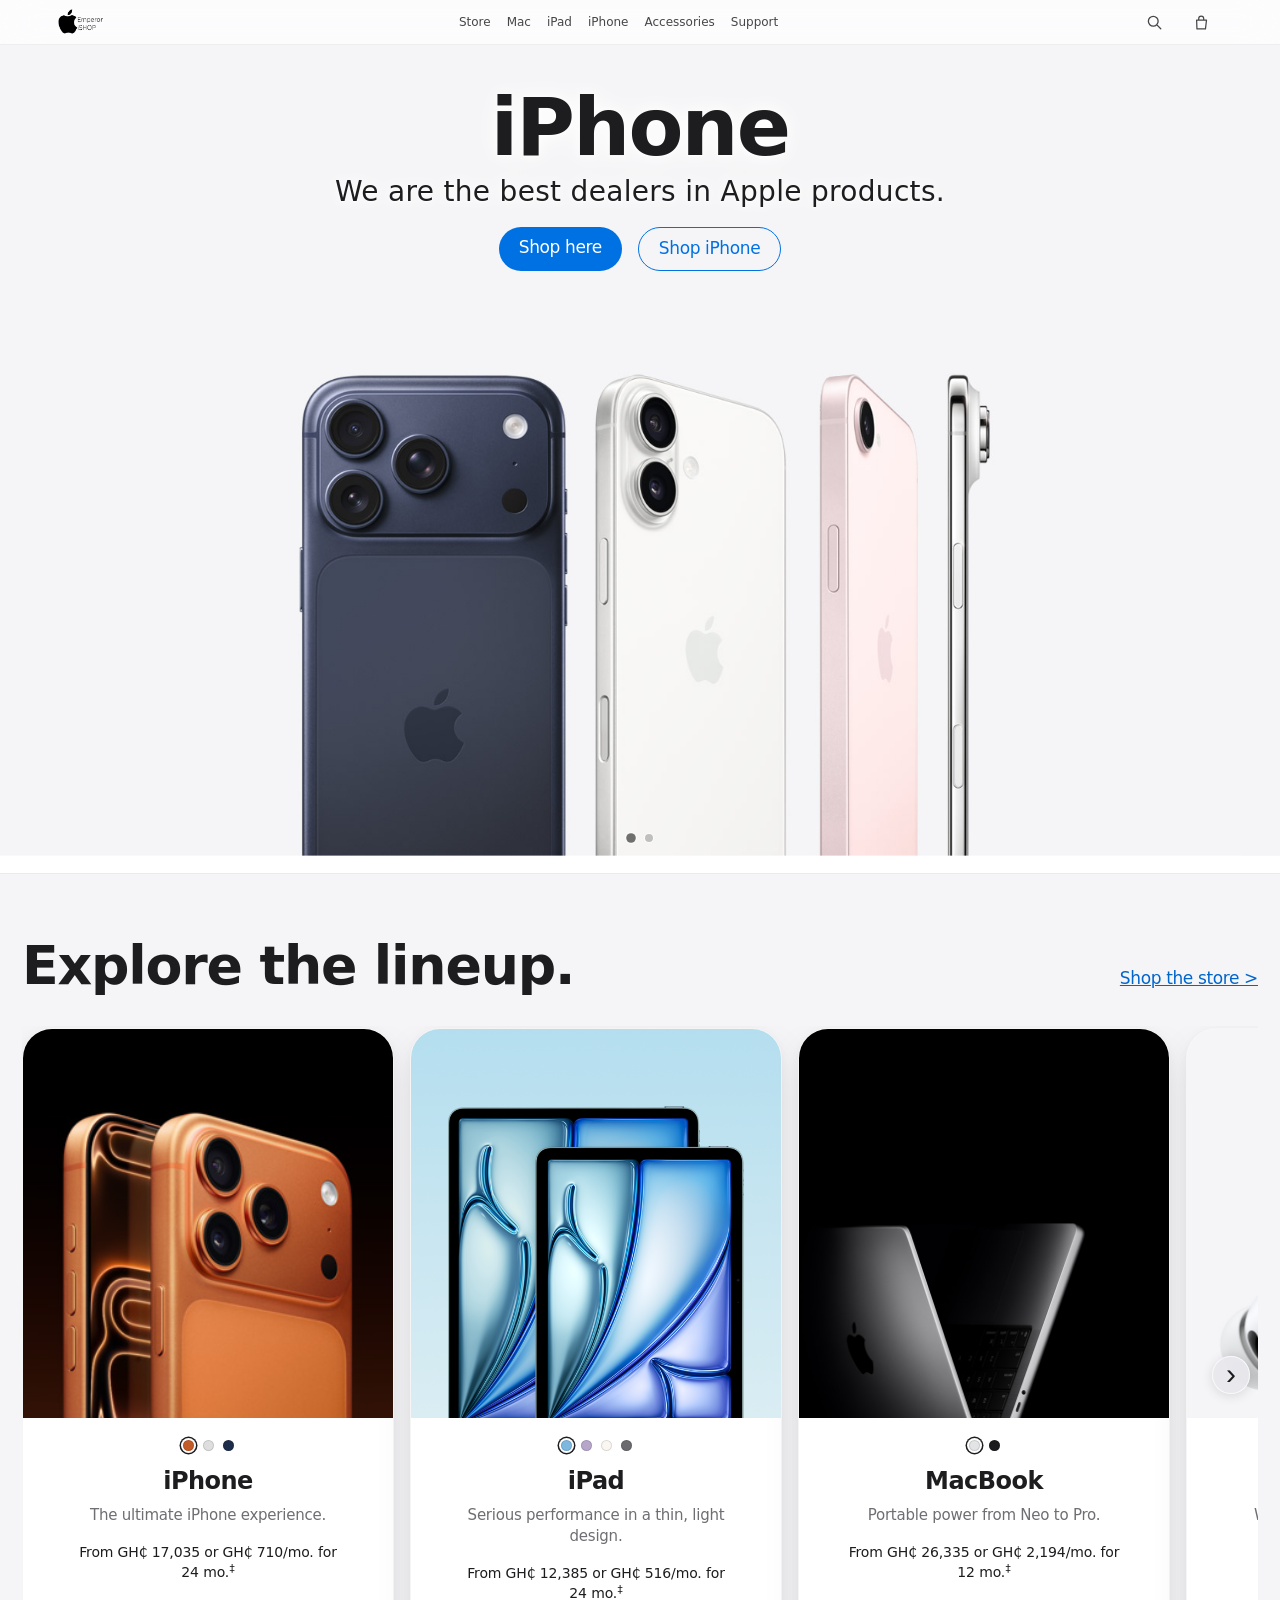
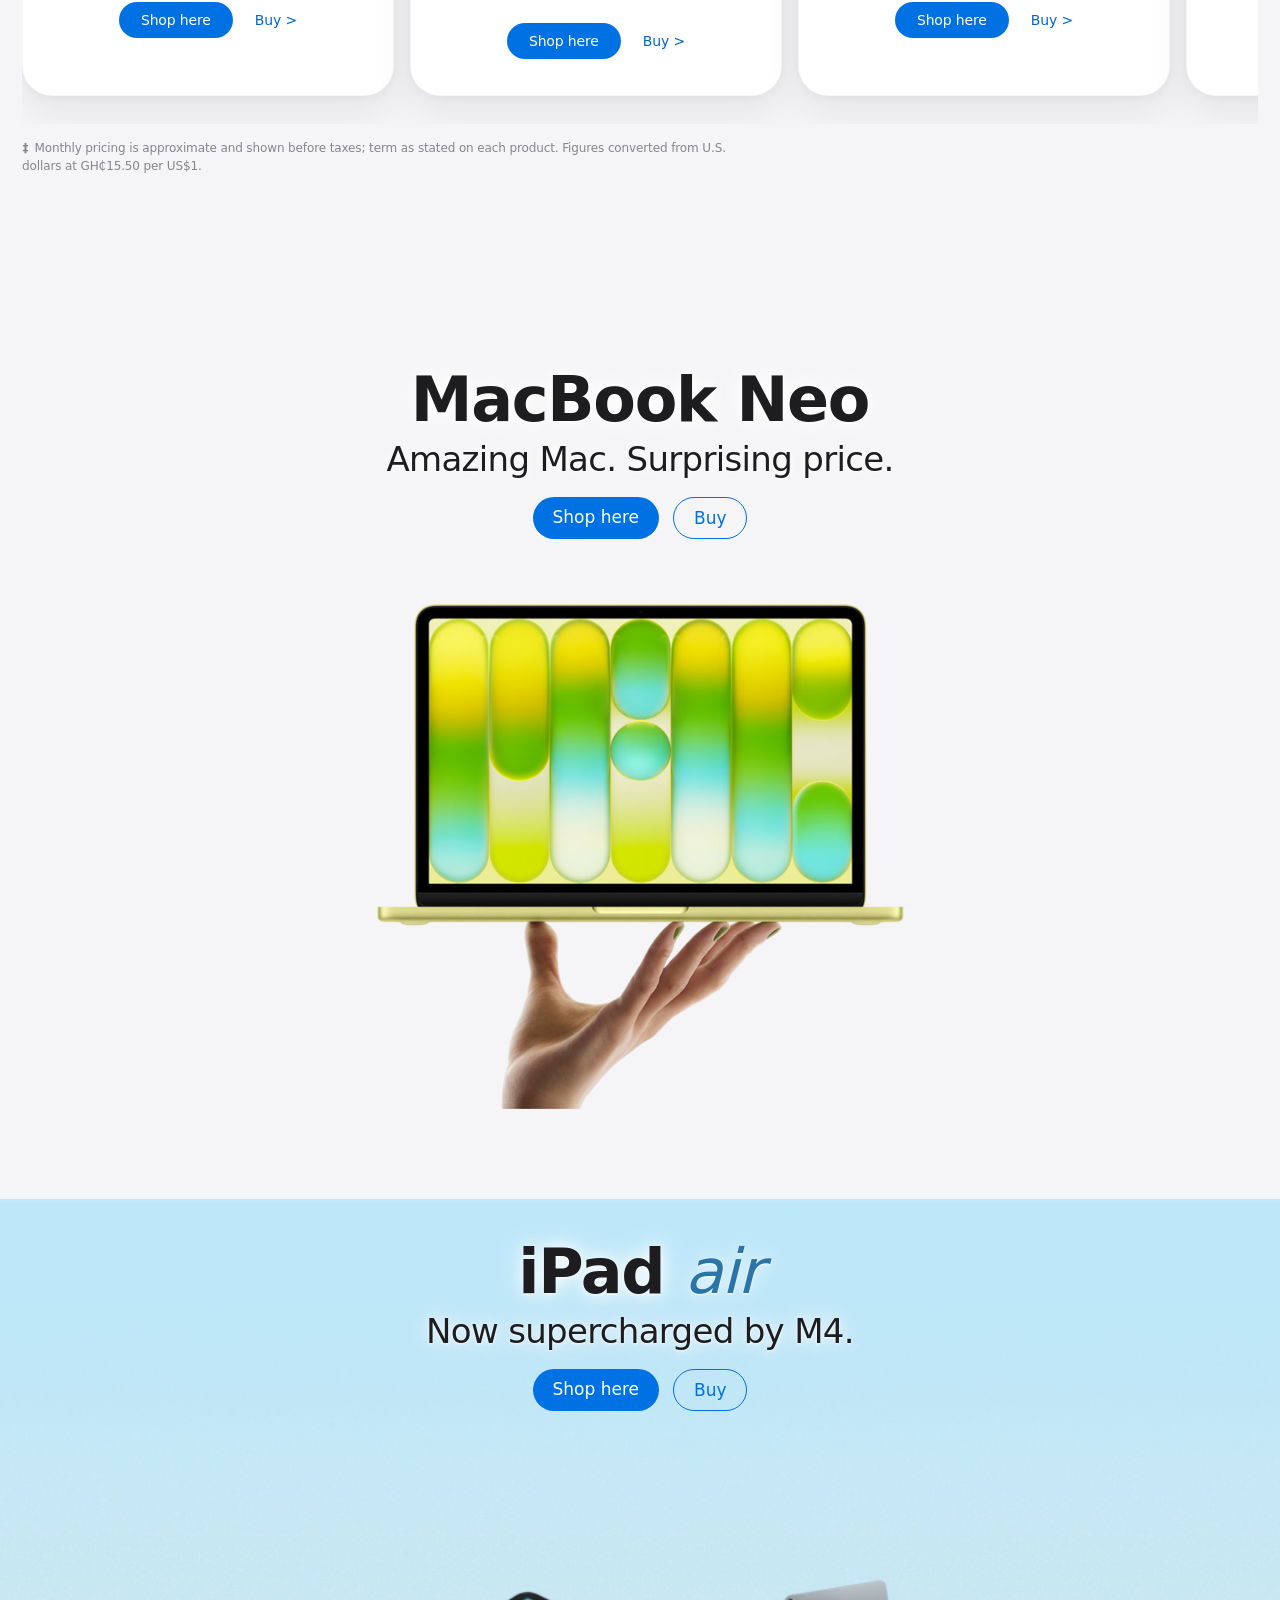
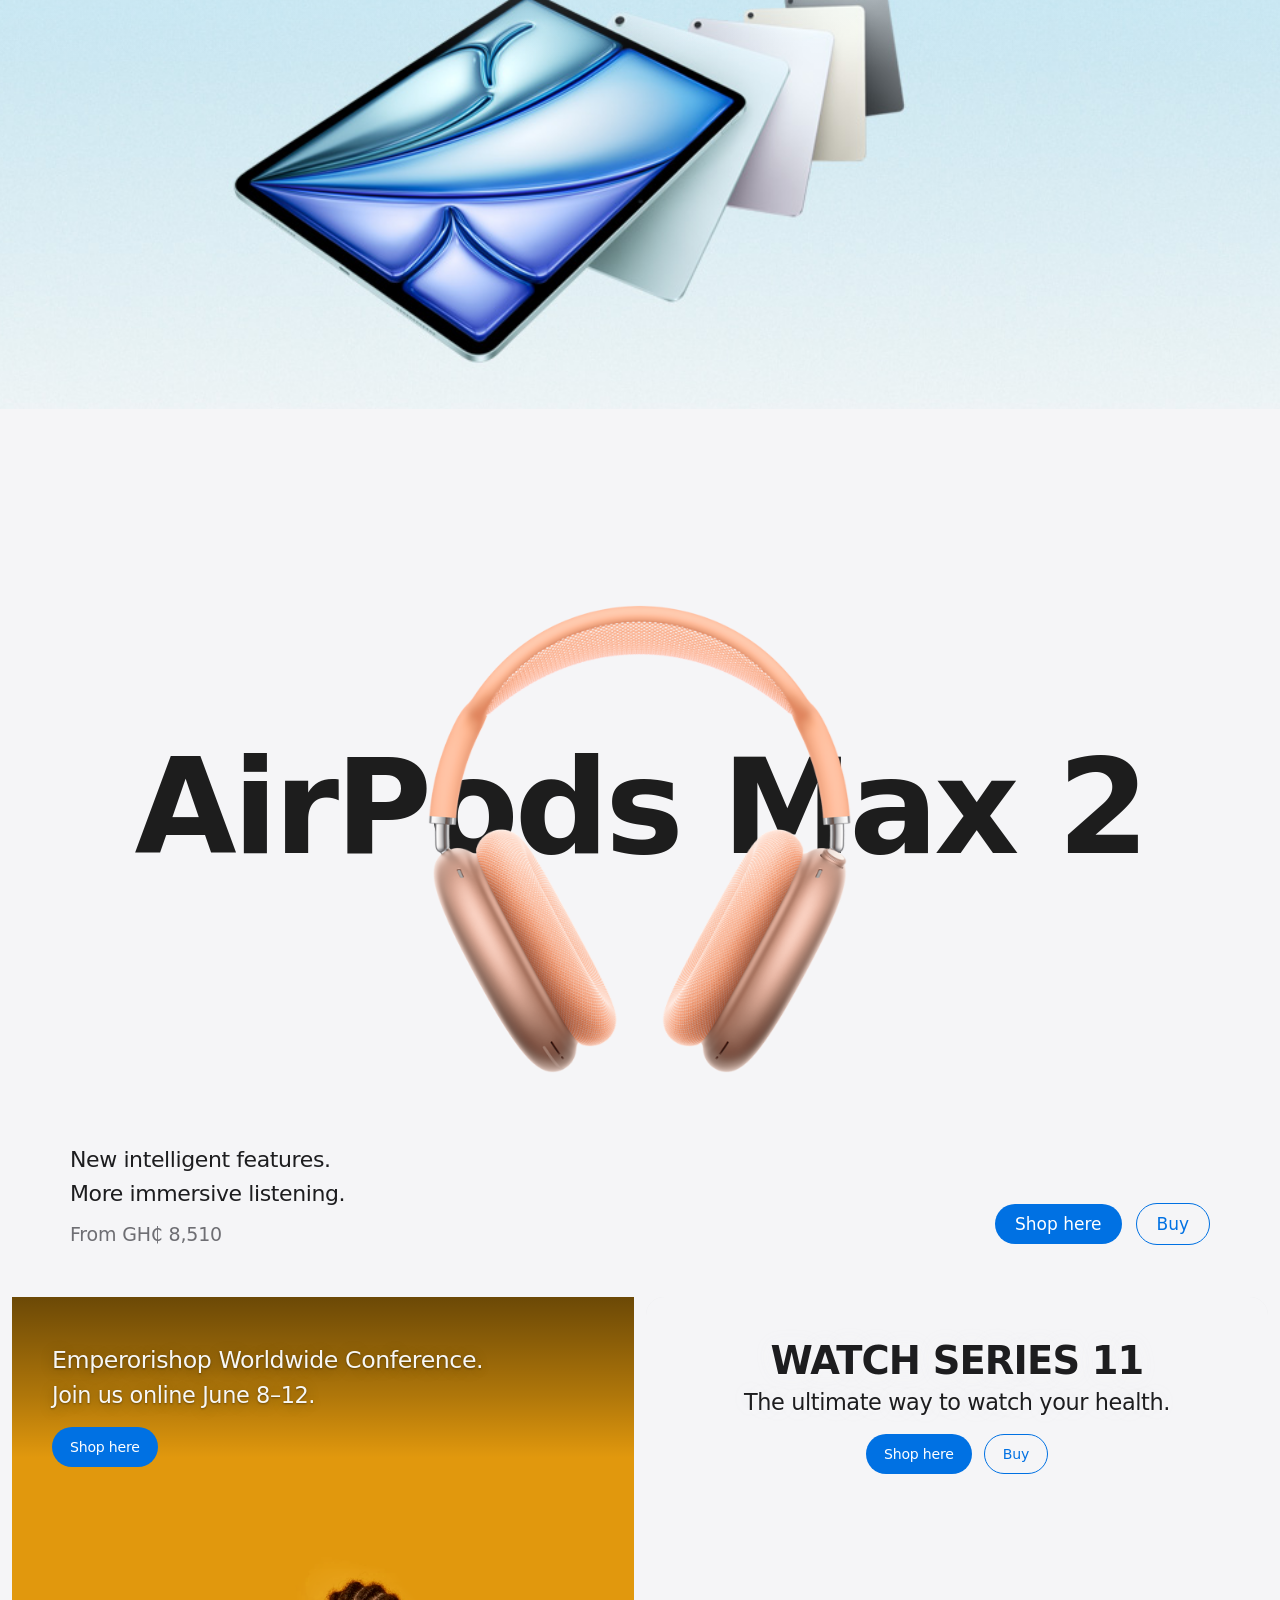
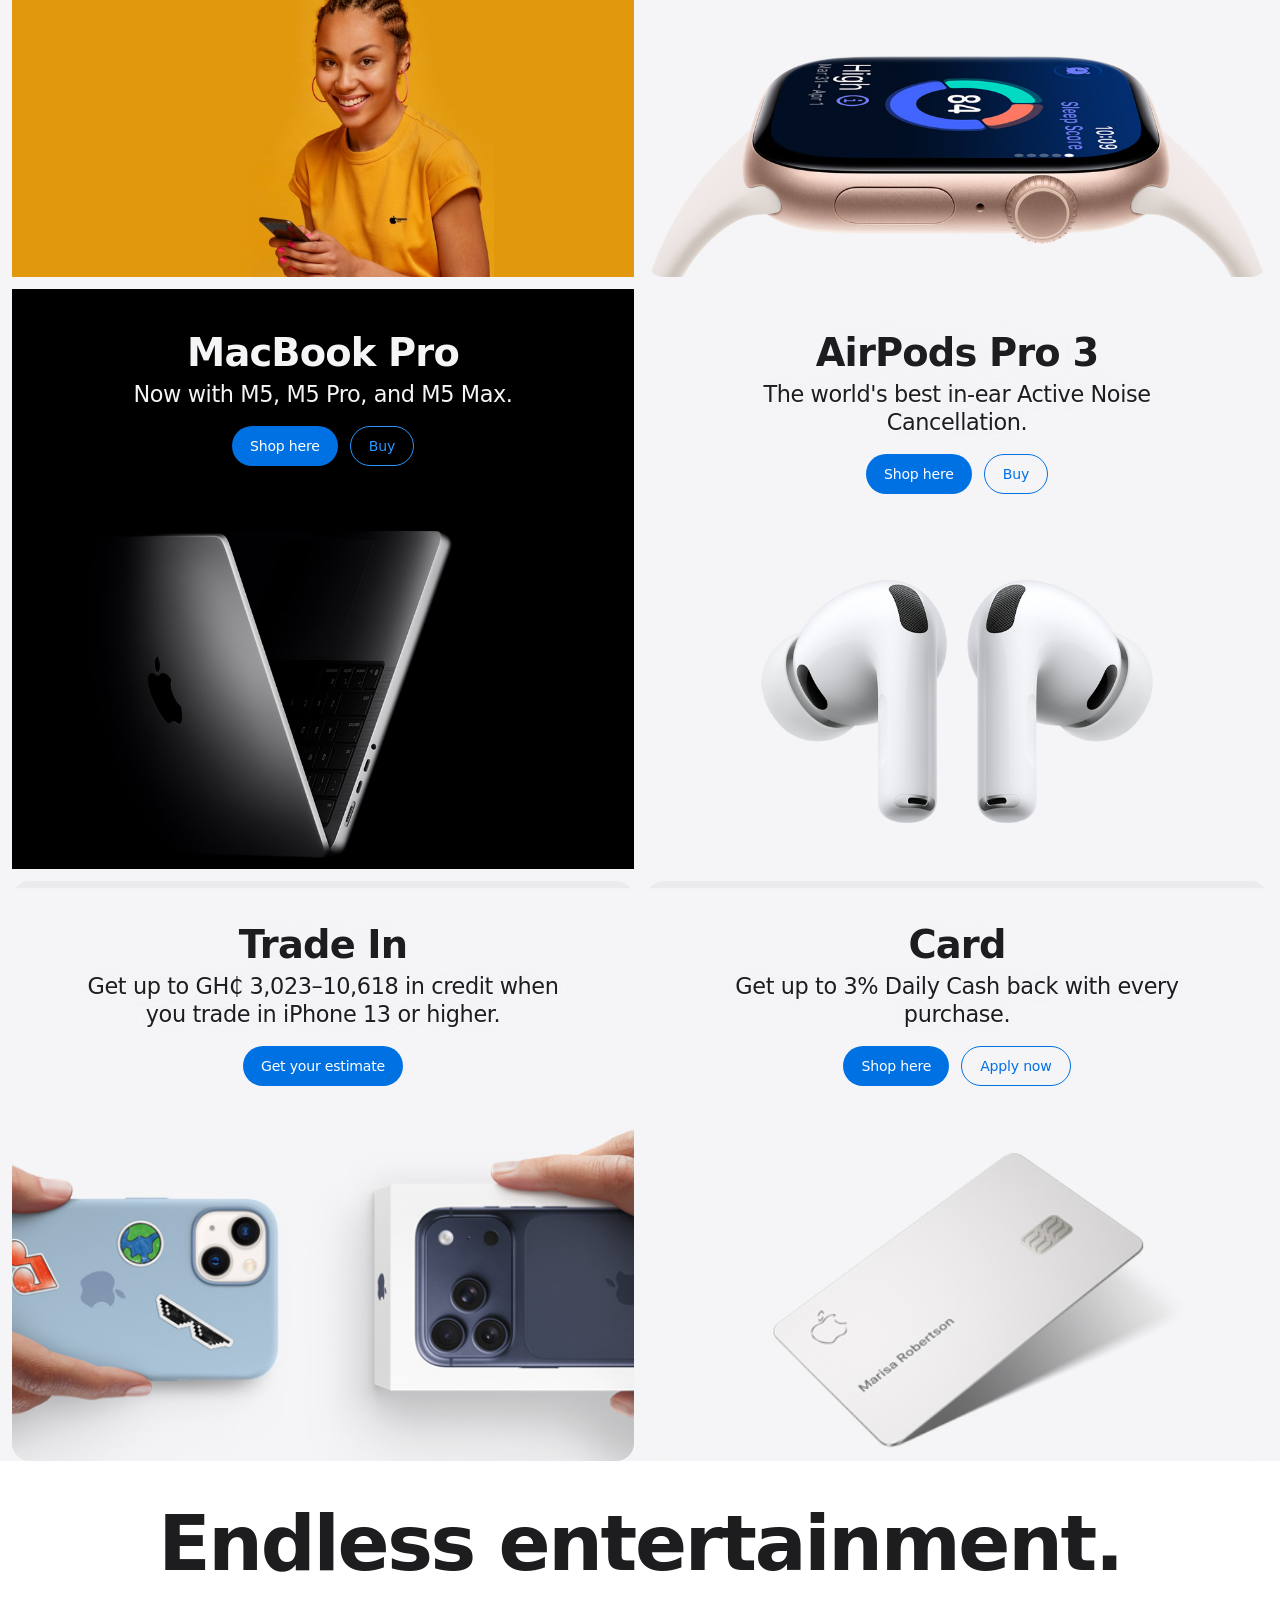
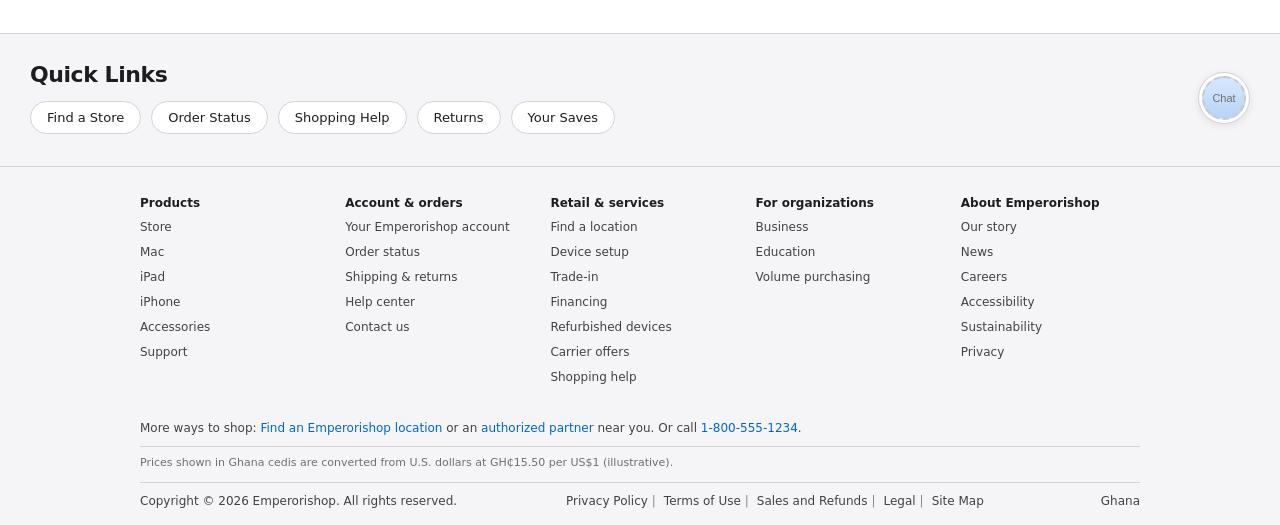
<file: index.html>
<!DOCTYPE html>
<html lang="en">
  <head>
    <meta charset="UTF-8" />
    <meta name="viewport" content="width=device-width, initial-scale=1.0" />
    <title>Emperorishop</title>
    <link rel="preconnect" href="https://fonts.googleapis.com" />
    <link rel="preconnect" href="https://fonts.gstatic.com" crossorigin />
    <link
      href="https://fonts.googleapis.com/css2?family=Inter:wght@400;500;600;700&display=swap"
      rel="stylesheet"
    />
    <link rel="stylesheet" href="./styles.css" />
    <link rel="stylesheet" href="./scroll-arrows.css" />
  </head>
  <body>
    <header class="top-nav top-nav-apple">
      <div class="nav-wrap">
        <a href="./" class="brand" aria-label="Emperorishop home">
          <img
            class="brand-logo"
            src="./images/emperorishop_logo.png"
            alt=""
            width="140"
            height="32"
            decoding="async"
          />
        </a>
        <nav class="menu" id="site-menu" aria-label="Main Navigation">
          <a href="./store/">Store</a>
          <a href="./mac/">Mac</a>
          <a href="./ipad/">iPad</a>
          <a href="./iphone/">iPhone</a>
          <a href="./accessories/">Accessories</a>
          <a href="./support/">Support</a>
        </nav>
        <div class="nav-icons">
          <button class="nav-icon-btn" type="button" aria-label="Search">
            <svg class="nav-icon-svg" width="18" height="18" viewBox="0 0 24 24" aria-hidden="true">
              <circle cx="11" cy="11" r="6.5" fill="none" stroke="currentColor" stroke-width="1.75" />
              <path d="M16.5 16.5L21 21" fill="none" stroke="currentColor" stroke-width="1.75" stroke-linecap="round" />
            </svg>
          </button>
          <button class="nav-icon-btn" type="button" aria-label="Shopping bag">
            <svg class="nav-icon-svg" width="17" height="19" viewBox="0 0 24 24" aria-hidden="true">
              <path
                d="M6.5 8.5h14L19 21H7L6.5 8.5zM9.5 8.5V6.5a3.5 3.5 0 117 0v2"
                fill="none"
                stroke="currentColor"
                stroke-width="1.75"
                stroke-linecap="round"
                stroke-linejoin="round"
              />
            </svg>
          </button>
          <button
            class="nav-menu-toggle"
            type="button"
            aria-label="Menu"
            aria-expanded="false"
            aria-controls="site-menu"
          >
            <span class="nav-menu-bars" aria-hidden="true"></span>
          </button>
        </div>
      </div>
    </header>

    <main>
      <section class="hero hero-iphone">
        <div class="hero-iphone-stage">
          <div
            class="hero-image hero-image-iphone"
            role="region"
            aria-roledescription="carousel"
            aria-label="iPhone hero imagery"
          >
            <div class="hero-iphone-carousel" id="heroIphoneCarousel">
              <div class="hero-iphone-slides hero-iphone-slides--view-0" data-hero-slides>
                <div class="hero-iphone-slide" id="hero-slide-0" role="tabpanel" aria-labelledby="hero-tab-0">
                  <img
                    class="hero-photo hero-photo-iphone hero-iphone-slide-img"
                    src="./images/iPhone%20lineup%20image.jpg"
                    alt="Latest iPhone lineup"
                    width="980"
                    height="560"
                    decoding="async"
                  />
                </div>
                <div class="hero-iphone-slide" id="hero-slide-1" role="tabpanel" aria-labelledby="hero-tab-1">
                  <img
                    class="hero-photo hero-photo-iphone hero-iphone-slide-img"
                    src="./images/afro_lady.jpg"
                    alt="Emperorishop customer with iPhone"
                    width="980"
                    height="560"
                    decoding="async"
                  />
                </div>
              </div>
            </div>
            <div class="hero-iphone-carousel-dots" role="tablist" aria-label="Choose hero slide">
              <button
                type="button"
                class="hero-iphone-dot is-active"
                role="tab"
                aria-selected="true"
                aria-controls="hero-slide-0"
                id="hero-tab-0"
                data-hero-dot="0"
                tabindex="0"
              >
                <span class="hero-visually-hidden">Slide 1 — iPhone lineup</span>
              </button>
              <button
                type="button"
                class="hero-iphone-dot"
                role="tab"
                aria-selected="false"
                aria-controls="hero-slide-1"
                id="hero-tab-1"
                data-hero-dot="1"
                tabindex="-1"
              >
                <span class="hero-visually-hidden">Slide 2 — lifestyle</span>
              </button>
            </div>
          </div>
          <div class="hero-iphone-copy">
            <div class="hero-copy">
              <h1>iPhone</h1>
              <p class="hero-subhead">We are the best dealers in Apple products.</p>
              <div class="hero-cta">
                <a href="./iphone/" class="btn btn-primary btn-apple">Shop here</a>
                <a href="./buyiphone/" class="btn btn-outline btn-apple btn-outline-hero">Shop iPhone</a>
              </div>
            </div>
          </div>
        </div>
      </section>

      <section class="iphone-explore home-lineup-explore" aria-labelledby="home-explore-heading">
        <div class="iphone-explore-inner">
          <div class="iphone-explore-header">
            <h2 id="home-explore-heading" class="iphone-explore-title">Explore the lineup.</h2>
            <a href="./store/" class="iphone-explore-link">Shop the store &gt;</a>
          </div>
          <div class="iphone-lineup-rail" aria-label="Product lineup">
            <article class="iphone-lineup-card" data-lineup-card>
              <div class="iphone-lineup-card-visual iphone-lineup-card-visual--pro">
                <img
                  class="iphone-lineup-card-photo"
                  src="./iphone/images/iphone_17pro__large.jpg"
                  alt=""
                  width="900"
                  height="900"
                  decoding="async"
                  role="presentation"
                />
              </div>
              <div class="iphone-lineup-card-body">
                <div class="iphone-lineup-swatches" role="group" aria-label="iPhone 17 Pro finishes">
                  <button type="button" class="iphone-lineup-swatch is-active" style="background-color:#c45c2a" aria-label="Cosmic Orange" aria-pressed="true" data-swatch></button>
                  <button type="button" class="iphone-lineup-swatch" style="background-color:#dedede" aria-label="Silver" aria-pressed="false" data-swatch></button>
                  <button type="button" class="iphone-lineup-swatch" style="background-color:#1e2d4a" aria-label="Deep Blue" aria-pressed="false" data-swatch></button>
                </div>
                <h3 class="iphone-lineup-card-title">iPhone</h3>
                <p class="iphone-lineup-tagline">The ultimate iPhone experience.</p>
                <p class="iphone-lineup-price">From GH₵&nbsp;17,035 or GH₵&nbsp;710/mo. for 24&nbsp;mo.<span class="iphone-lineup-dagger" aria-hidden="true">‡</span></p>
                <div class="iphone-lineup-cta">
                  <a href="./iphone/" class="iphone-lineup-btn">Shop here</a>
                  <a href="./buyiphone/" class="iphone-lineup-buy">Buy &gt;</a>
                </div>
              </div>
            </article>

            <article class="iphone-lineup-card" data-lineup-card>
              <div class="iphone-lineup-card-visual iphone-lineup-card-visual--air">
                <img
                  class="iphone-lineup-card-photo"
                  src="./ipad/images/ipad_air_large.png"
                  alt=""
                  width="900"
                  height="900"
                  decoding="async"
                  role="presentation"
                />
              </div>
              <div class="iphone-lineup-card-body">
                <div class="iphone-lineup-swatches" role="group" aria-label="iPad Air finishes">
                  <button type="button" class="iphone-lineup-swatch is-active" style="background-color:#7eb8e0" aria-label="Blue" aria-pressed="true" data-swatch></button>
                  <button type="button" class="iphone-lineup-swatch" style="background-color:#b6a6c9" aria-label="Purple" aria-pressed="false" data-swatch></button>
                  <button type="button" class="iphone-lineup-swatch" style="background-color:#faf7f2" aria-label="Starlight" aria-pressed="false" data-swatch></button>
                  <button type="button" class="iphone-lineup-swatch" style="background-color:#6b6b6f" aria-label="Space Gray" aria-pressed="false" data-swatch></button>
                </div>
                <h3 class="iphone-lineup-card-title">iPad</h3>
                <p class="iphone-lineup-tagline">Serious performance in a thin, light design.</p>
                <p class="iphone-lineup-price">From GH₵&nbsp;12,385 or GH₵&nbsp;516/mo. for 24&nbsp;mo.<span class="iphone-lineup-dagger" aria-hidden="true">‡</span></p>
                <div class="iphone-lineup-cta">
                  <a href="./ipad/" class="iphone-lineup-btn">Shop here</a>
                  <a href="./buyipad/" class="iphone-lineup-buy">Buy &gt;</a>
                </div>
              </div>
            </article>

            <article class="iphone-lineup-card" data-lineup-card>
              <div class="iphone-lineup-card-visual iphone-lineup-card-visual--std">
                <img
                  class="iphone-lineup-card-photo home-lineup-photo--macbook"
                  src="./images/MacBook%20Pro%20image.jpg"
                  alt=""
                  width="900"
                  height="900"
                  decoding="async"
                  role="presentation"
                />
              </div>
              <div class="iphone-lineup-card-body">
                <div class="iphone-lineup-swatches" role="group" aria-label="MacBook finishes">
                  <button type="button" class="iphone-lineup-swatch is-active" style="background-color:#e3e4e6" aria-label="Silver" aria-pressed="true" data-swatch></button>
                  <button type="button" class="iphone-lineup-swatch" style="background-color:#1c1c1e" aria-label="Space Black" aria-pressed="false" data-swatch></button>
                </div>
                <h3 class="iphone-lineup-card-title">MacBook</h3>
                <p class="iphone-lineup-tagline">Portable power from Neo to Pro.</p>
                <p class="iphone-lineup-price">From GH₵&nbsp;26,335 or GH₵&nbsp;2,194/mo. for 12&nbsp;mo.<span class="iphone-lineup-dagger" aria-hidden="true">‡</span></p>
                <div class="iphone-lineup-cta">
                  <a href="./mac/" class="iphone-lineup-btn">Shop here</a>
                  <a href="./buymacbook/" class="iphone-lineup-buy">Buy &gt;</a>
                </div>
              </div>
            </article>

            <article class="iphone-lineup-card" data-lineup-card>
              <div class="iphone-lineup-card-visual iphone-lineup-card-visual--e">
                <img
                  class="iphone-lineup-card-photo home-lineup-photo--airpods"
                  src="./images/AirPods%20image.jpg"
                  alt=""
                  width="900"
                  height="900"
                  decoding="async"
                  role="presentation"
                />
              </div>
              <div class="iphone-lineup-card-body">
                <div class="iphone-lineup-swatches" role="group" aria-label="AirPods finishes">
                  <button type="button" class="iphone-lineup-swatch is-active" style="background-color:#f5f5f7" aria-label="White" aria-pressed="true" data-swatch></button>
                </div>
                <h3 class="iphone-lineup-card-title">AirPods</h3>
                <p class="iphone-lineup-tagline">Wireless audio. Effortless magic.</p>
                <p class="iphone-lineup-price">From GH₵&nbsp;2,325<span class="iphone-lineup-dagger" aria-hidden="true">‡</span></p>
                <div class="iphone-lineup-cta">
                  <a href="./accessories/" class="iphone-lineup-btn">Shop here</a>
                  <a href="./store/" class="iphone-lineup-buy">Buy &gt;</a>
                </div>
              </div>
            </article>

            <article class="iphone-lineup-card" data-lineup-card>
              <div class="iphone-lineup-card-visual iphone-lineup-card-visual--pro">
                <img
                  class="iphone-lineup-card-photo home-lineup-photo--max"
                  src="./images/airpods_max_orange.png"
                  alt=""
                  width="900"
                  height="900"
                  decoding="async"
                  role="presentation"
                />
              </div>
              <div class="iphone-lineup-card-body">
                <div class="iphone-lineup-swatches" role="group" aria-label="AirPods Max finishes">
                  <button type="button" class="iphone-lineup-swatch is-active" style="background-color:#c45c2a" aria-label="Orange" aria-pressed="true" data-swatch></button>
                  <button type="button" class="iphone-lineup-swatch" style="background-color:#4a90d9" aria-label="Blue" aria-pressed="false" data-swatch></button>
                  <button type="button" class="iphone-lineup-swatch" style="background-color:#1c1c1e" aria-label="Midnight" aria-pressed="false" data-swatch></button>
                </div>
                <h3 class="iphone-lineup-card-title">AirPods Max</h3>
                <p class="iphone-lineup-tagline">New intelligent features. More immersive listening.</p>
                <p class="iphone-lineup-price">From GH₵&nbsp;8,510 or GH₵&nbsp;1,418/mo. for 6&nbsp;mo.<span class="iphone-lineup-dagger" aria-hidden="true">‡</span></p>
                <div class="iphone-lineup-cta">
                  <a href="./accessories/" class="iphone-lineup-btn">Shop here</a>
                  <a href="./store/" class="iphone-lineup-buy">Buy &gt;</a>
                </div>
              </div>
            </article>
          </div>
          <p class="iphone-lineup-footnote">
            <span class="iphone-lineup-dagger" aria-hidden="true">‡</span> Monthly pricing is approximate and shown before taxes; term as stated on each product. Figures converted from U.S. dollars at GH₵15.50 per US$1.
          </p>
        </div>
      </section>

      <section class="hero hero-neo">
        <div class="hero-neo-stage">
          <div class="hero-neo-image">
            <img
              class="neo-hero-photo"
              src="./images/MacBook%20image%20with%20hands.jpg"
              alt="MacBook Neo"
              width="780"
              height="480"
              decoding="async"
            />
          </div>
          <div class="hero-neo-copy">
            <div class="hero-copy">
              <h2>MacBook Neo</h2>
              <p>Amazing Mac. Surprising price.</p>
              <div class="hero-cta">
                <a href="./mac/" class="btn btn-primary">Shop here</a>
                <a href="./buymacbook/" class="btn btn-outline">Buy</a>
              </div>
            </div>
          </div>
        </div>
      </section>

      <section class="hero hero-ipad-air">
        <div class="hero-ipad-stage">
          <div class="hero-ipad-image">
            <img
              class="ipad-hero-photo"
              src="./images/Front%20iPad%20image.jpg"
              alt="iPad Air"
              width="900"
              height="460"
              decoding="async"
            />
          </div>
          <div class="hero-ipad-copy">
            <div class="hero-copy">
              <h2>iPad <em>air</em></h2>
              <p>Now supercharged by M4.</p>
              <div class="hero-cta">
                <a href="./ipad/" class="btn btn-primary">Shop here</a>
                <a href="./buyipad/" class="btn btn-outline">Buy</a>
              </div>
            </div>
          </div>
        </div>
      </section>

      <section class="hero hero-airpods-max" aria-labelledby="airpods-max-heading">
        <div class="airpods-max-shell">
          <div class="airpods-max-stage">
            <h2 id="airpods-max-heading" class="hero-visually-hidden">AirPods Max 2</h2>
            <div class="airpods-max-center">
              <p class="airpods-max-bg-title" aria-hidden="true">AirPods Max 2</p>
              <div class="airpods-max-visual">
                <img
                  id="airpodsMaxHeroImg"
                  class="airpods-max-photo"
                  src="./images/airpods_max_orange.png"
                  alt="AirPods Max 2 in orange finish"
                  width="900"
                  height="600"
                  decoding="async"
                />
              </div>
            </div>
            <div class="airpods-max-bar">
              <div class="airpods-max-copy">
                <p class="airpods-max-tagline">New intelligent features.</p>
                <p class="airpods-max-tagline">More immersive listening.</p>
                <p class="airpods-max-price">From GH₵&nbsp;8,510</p>
              </div>
              <div class="airpods-max-cta">
                <a href="#" class="btn btn-primary">Shop here</a>
                <a href="#" class="btn btn-outline">Buy</a>
              </div>
            </div>
          </div>
        </div>
      </section>

      <section class="promo-grid" aria-label="Featured promotions">
        <article class="promo-card promo-yellow promo-stack promo-stack--overlay" aria-label="WWDC26">
          <div class="promo-card-stage">
            <div class="promo-image">
              <img
                class="promo-photo"
                src="./images/lady_with_yellow_background.png"
                alt="WWDC26 — Emperorishop Worldwide Conference"
                width="800"
                height="250"
                decoding="async"
              />
            </div>
            <div class="promo-copy">
              <p>Emperorishop Worldwide Conference.</p>
              <p>Join us online June 8–12.</p>
              <a href="#" class="btn btn-primary btn-small">Shop here</a>
            </div>
          </div>
        </article>

        <article class="promo-card promo-light">
          <div class="promo-card-stage">
            <div class="promo-image">
              <img
                class="promo-photo"
                src="./images/Watch%20product%20.jpg"
                alt="Apple Watch Series 11"
                width="800"
                height="250"
                decoding="async"
              />
            </div>
            <div class="promo-copy">
              <h3>WATCH SERIES 11</h3>
              <p>The ultimate way to watch your health.</p>
              <div class="promo-cta">
                <a href="#" class="btn btn-primary btn-small">Shop here</a>
                <a href="#" class="btn btn-outline btn-small">Buy</a>
              </div>
            </div>
          </div>
        </article>

        <article class="promo-card promo-dark">
          <div class="promo-card-stage">
            <div class="promo-image">
              <img
                class="promo-photo"
                src="./images/MacBook%20Pro%20image.jpg"
                alt="MacBook Pro"
                width="800"
                height="250"
                decoding="async"
              />
            </div>
            <div class="promo-copy">
              <h3>MacBook Pro</h3>
              <p>Now with M5, M5 Pro, and M5 Max.</p>
              <div class="promo-cta">
                <a href="./mac/" class="btn btn-primary btn-small">Shop here</a>
                <a href="./buymacbook/" class="btn btn-outline btn-small btn-outline-dark">Buy</a>
              </div>
            </div>
          </div>
        </article>

        <article class="promo-card promo-light">
          <div class="promo-card-stage">
            <div class="promo-image">
              <img
                class="promo-photo"
                src="./images/AirPods%20image.jpg"
                alt="AirPods Pro 3"
                width="800"
                height="250"
                decoding="async"
              />
            </div>
            <div class="promo-copy">
              <h3>AirPods Pro 3</h3>
              <p>The world's best in-ear Active Noise Cancellation.</p>
              <div class="promo-cta">
                <a href="#" class="btn btn-primary btn-small">Shop here</a>
                <a href="#" class="btn btn-outline btn-small">Buy</a>
              </div>
            </div>
          </div>
        </article>

        <article class="promo-card promo-light">
          <div class="promo-card-stage">
            <div class="promo-image">
              <img
                class="promo-photo"
                src="./images/Trade%20In%20image.jpg"
                alt="Apple Trade In"
                width="800"
                height="250"
                decoding="async"
              />
            </div>
            <div class="promo-copy">
              <h3>Trade In</h3>
              <p>Get up to GH₵&nbsp;3,023–10,618 in credit when you trade in iPhone 13 or higher.</p>
              <a href="#" class="btn btn-primary btn-small">Get your estimate</a>
            </div>
          </div>
        </article>

        <article class="promo-card promo-light">
          <div class="promo-card-stage">
            <div class="promo-image">
              <img
                class="promo-photo"
                src="./images/Card%20image.jpg"
                alt="Apple Card"
                width="800"
                height="250"
                decoding="async"
              />
            </div>
            <div class="promo-copy">
              <h3>Card</h3>
              <p>Get up to 3% Daily Cash back with every purchase.</p>
              <div class="promo-cta">
                <a href="#" class="btn btn-primary btn-small">Shop here</a>
                <a href="#" class="btn btn-outline btn-small">Apply now</a>
              </div>
            </div>
          </div>
        </article>
      </section>

      <section class="entertainment-intro">
        <h2>Endless entertainment.</h2>
      </section>
    </main>

    <section class="quick-links-band" aria-label="Quick Links">
      <div class="quick-links-inner">
        <div class="quick-links-row">
          <div class="quick-links-left">
            <h2 class="quick-links-title">Quick Links</h2>
            <div class="quick-links-pills">
              <a href="#">Find a Store</a>
              <a href="#">Order Status</a>
              <a href="#">Shopping Help</a>
              <a href="#">Returns</a>
              <a href="#">Your Saves</a>
            </div>
          </div>
          <button type="button" class="quick-links-fab" aria-label="Chat with a specialist">
            <span class="quick-links-avatar placeholder">Chat</span>
          </button>
        </div>
      </div>
    </section>

    <footer class="site-footer">
      <div class="footer-wrap">
        <div class="footer-links-grid">
          <div class="footer-col">
            <h4>Products</h4>
            <a href="./store/">Store</a>
            <a href="./mac/">Mac</a>
            <a href="./ipad/">iPad</a>
            <a href="./iphone/">iPhone</a>
            <a href="./accessories/">Accessories</a>
            <a href="./support/">Support</a>
          </div>

          <div class="footer-col">
            <h4>Account &amp; orders</h4>
            <a href="#">Your Emperorishop account</a>
            <a href="#">Order status</a>
            <a href="#">Shipping &amp; returns</a>
            <a href="#">Help center</a>
            <a href="#">Contact us</a>
          </div>

          <div class="footer-col">
            <h4>Retail &amp; services</h4>
            <a href="#">Find a location</a>
            <a href="#">Device setup</a>
            <a href="#">Trade-in</a>
            <a href="#">Financing</a>
            <a href="#">Refurbished devices</a>
            <a href="#">Carrier offers</a>
            <a href="#">Shopping help</a>
          </div>

          <div class="footer-col">
            <h4>For organizations</h4>
            <a href="#">Business</a>
            <a href="#">Education</a>
            <a href="#">Volume purchasing</a>
          </div>

          <div class="footer-col">
            <h4>About Emperorishop</h4>
            <a href="#">Our story</a>
            <a href="#">News</a>
            <a href="#">Careers</a>
            <a href="#">Accessibility</a>
            <a href="#">Sustainability</a>
            <a href="#">Privacy</a>
          </div>
        </div>

        <div class="footer-shop-note">
          More ways to shop: <a href="#">Find an Emperorishop location</a> or an
          <a href="#">authorized partner</a> near you. Or call
          <a href="tel:+18005551234">1-800-555-1234</a>.
        </div>
        <p class="footer-pricing-note">
          Prices shown in Ghana cedis are converted from U.S. dollars at GH₵15.50 per US$1 (illustrative).
        </p>

        <div class="footer-legal">
          <p>Copyright © 2026 Emperorishop. All rights reserved.</p>
          <div class="footer-legal-links">
            <a href="#">Privacy Policy</a>
            <a href="#">Terms of Use</a>
            <a href="#">Sales and Refunds</a>
            <a href="#">Legal</a>
            <a href="#">Site Map</a>
          </div>
          <span>Ghana</span>
        </div>
      </div>
    </footer>
    <script src="./nav.js" defer></script>
    <script src="./iphone/iphone-lineup.js" defer></script>
    <script src="./scroll-arrows.js" defer></script>
    <script src="./hero-iphone-carousel.js" defer></script>
    <script src="./airpods-max-hero.js" defer></script>
  </body>
</html>
</file>
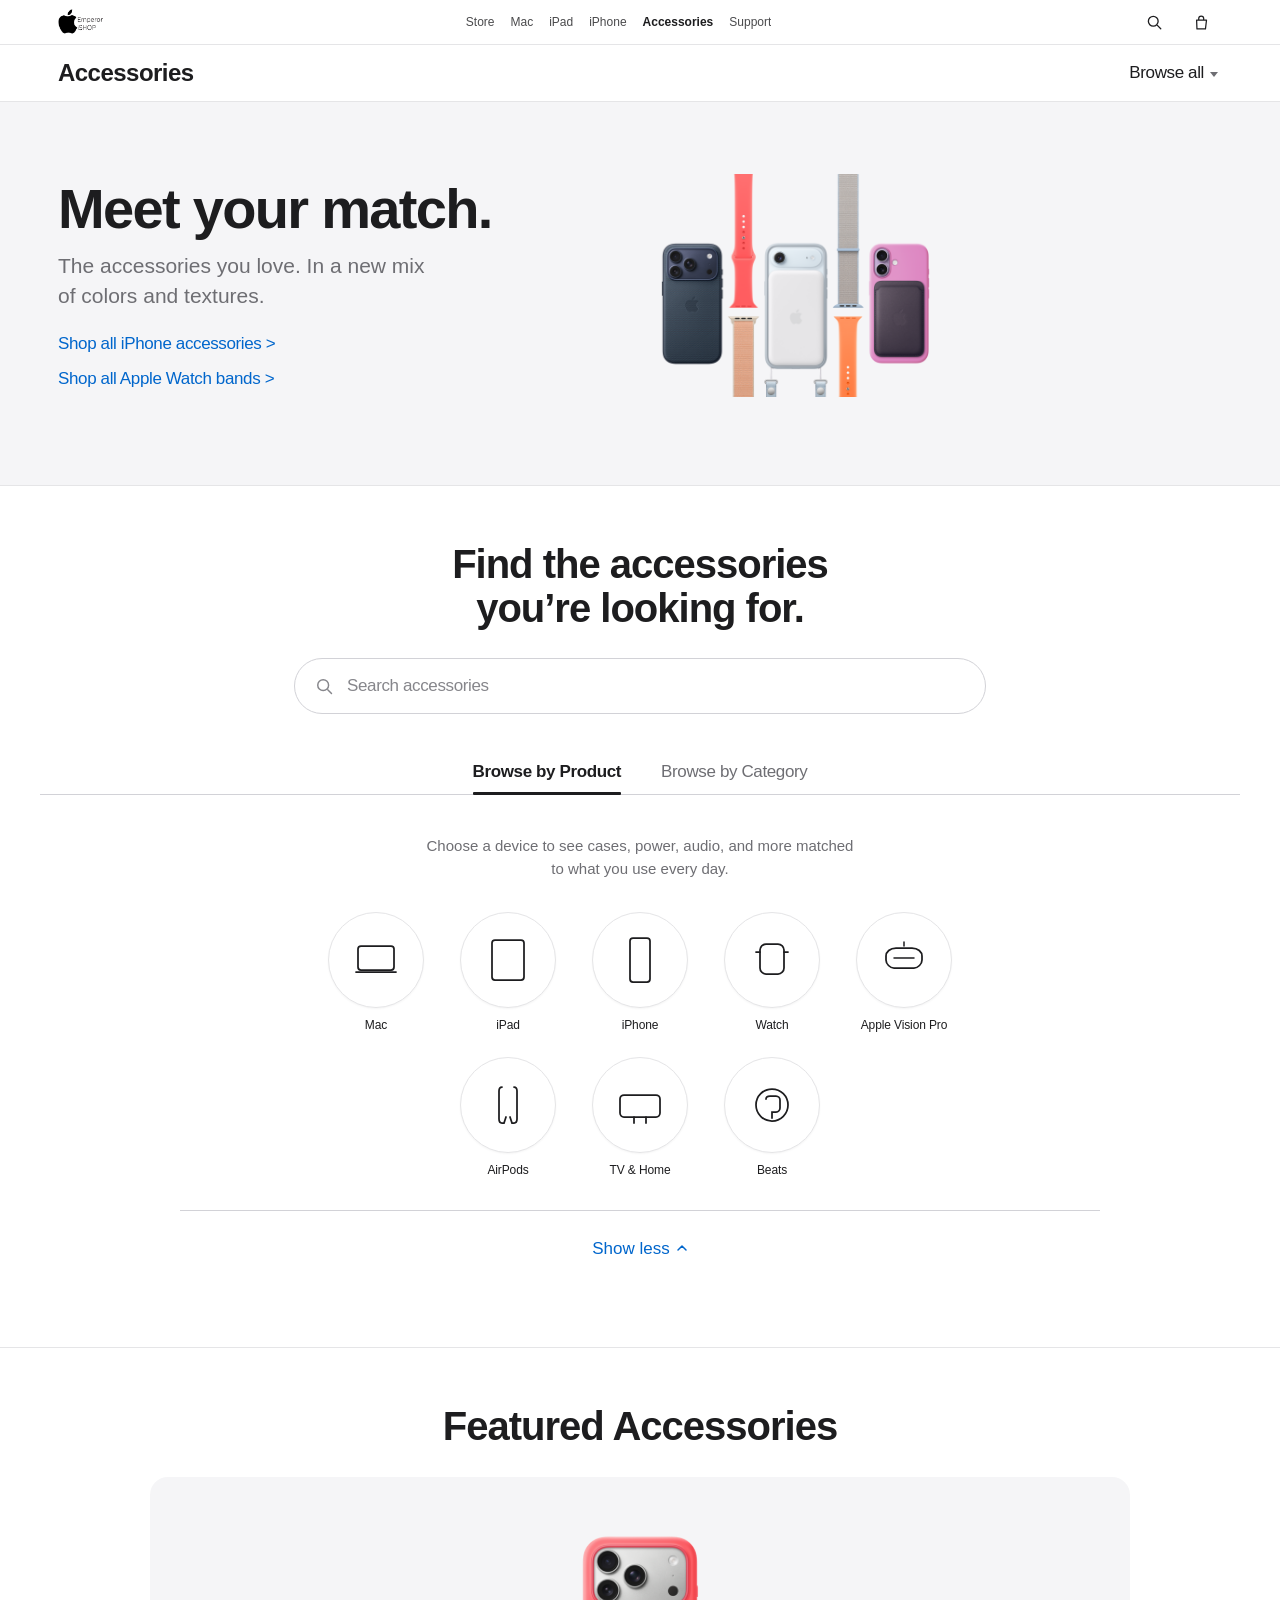
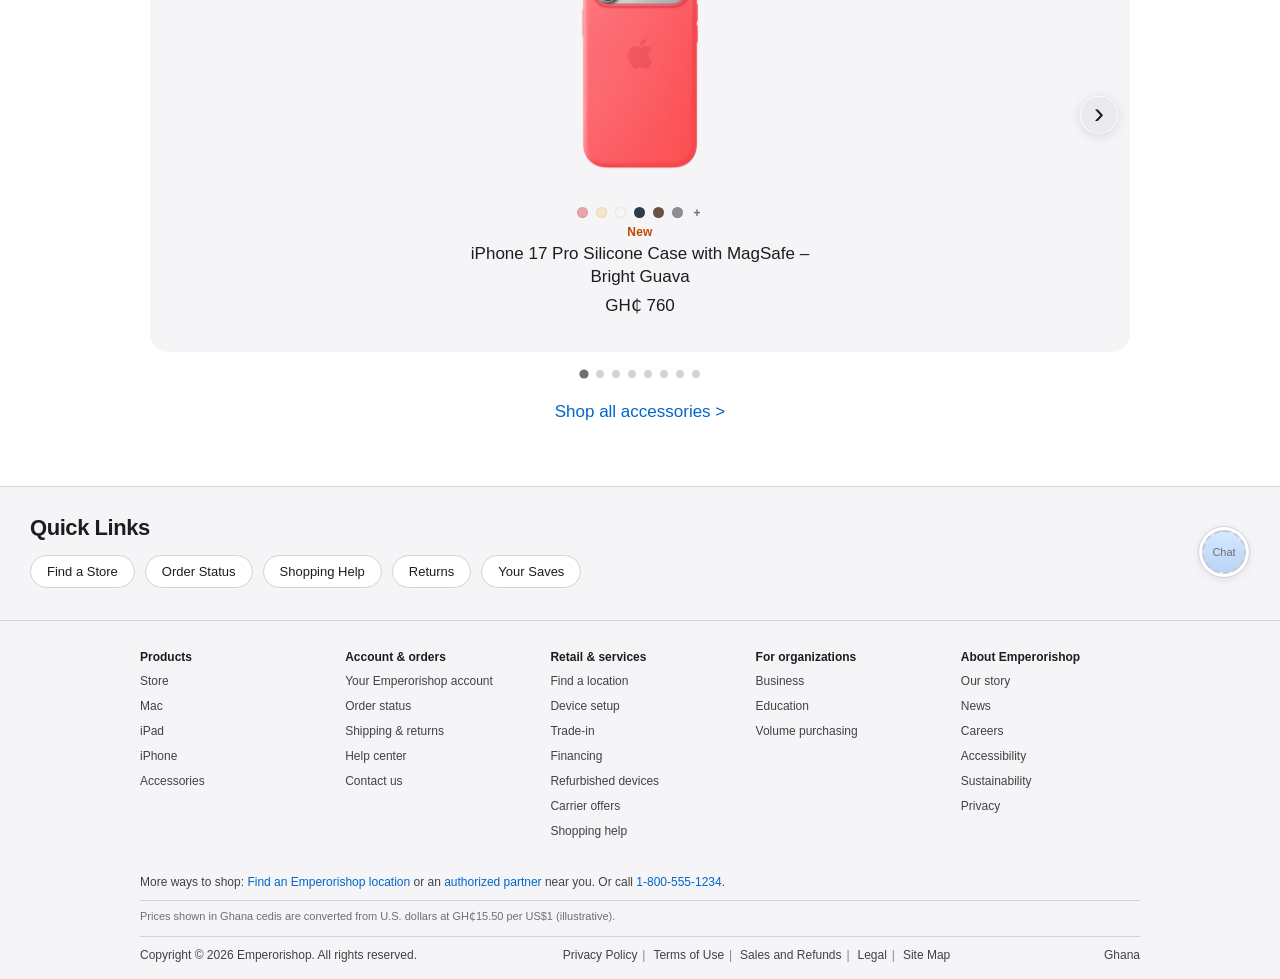
<file: accessories/index.html>
<!DOCTYPE html>
<html lang="en">
  <head>
    <meta charset="UTF-8" />
    <meta name="viewport" content="width=device-width, initial-scale=1.0" />
    <title>Accessories - Emperorishop</title>
    <link rel="stylesheet" href="../mac/mac.css" />
    <link rel="stylesheet" href="./accessories.css" />
    <link rel="stylesheet" href="../scroll-arrows.css" />
  </head>
  <body class="page-accessories">
    <header class="mac-top-nav">
      <div class="mac-nav-wrap">
        <a href="../index.html" class="mac-brand" aria-label="Emperorishop home">
          <img
            class="brand-logo"
            src="../images/emperorishop_logo.png"
            alt=""
            width="140"
            height="32"
            decoding="async"
          />
        </a>
        <nav class="mac-menu" id="site-menu" aria-label="Main Navigation">
          <a href="../store/">Store</a>
          <a href="../mac/">Mac</a>
          <a href="../ipad/">iPad</a>
          <a href="../iphone/">iPhone</a>
          <a href="./index.html" class="is-active" aria-current="page">Accessories</a>
          <a href="../support/">Support</a>
        </nav>
        <div class="mac-nav-icons">
          <button class="nav-icon-btn" type="button" aria-label="Search">
            <svg class="nav-icon-svg" width="18" height="18" viewBox="0 0 24 24" aria-hidden="true">
              <circle cx="11" cy="11" r="6.5" fill="none" stroke="currentColor" stroke-width="1.75" />
              <path d="M16.5 16.5L21 21" fill="none" stroke="currentColor" stroke-width="1.75" stroke-linecap="round" />
            </svg>
          </button>
          <button class="nav-icon-btn" type="button" aria-label="Shopping bag">
            <svg class="nav-icon-svg" width="17" height="19" viewBox="0 0 24 24" aria-hidden="true">
              <path
                d="M6.5 8.5h14L19 21H7L6.5 8.5zM9.5 8.5V6.5a3.5 3.5 0 117 0v2"
                fill="none"
                stroke="currentColor"
                stroke-width="1.75"
                stroke-linecap="round"
                stroke-linejoin="round"
              />
            </svg>
          </button>
          <button
            class="nav-menu-toggle"
            type="button"
            aria-label="Menu"
            aria-expanded="false"
            aria-controls="site-menu"
          >
            <span class="nav-menu-bars" aria-hidden="true"></span>
          </button>
        </div>
      </div>
    </header>

    <div class="accessories-subnav" role="region" aria-label="Accessories section">
      <div class="accessories-subnav-inner">
        <span class="accessories-subnav-title">Accessories</span>
        <button type="button" class="accessories-browse-btn" aria-expanded="false" aria-haspopup="listbox">
          Browse all
          <span class="chevron" aria-hidden="true"></span>
        </button>
      </div>
    </div>

    <main class="mac-main accessories-main">
      <section class="accessories-hero" aria-labelledby="accessories-hero-heading">
        <div class="accessories-hero-inner">
          <div class="accessories-hero-copy">
            <h1 id="accessories-hero-heading">Meet your match.</h1>
            <p>The accessories you love. In a new mix of colors and textures.</p>
            <div class="accessories-hero-ctas">
              <a href="../iphone/">Shop all iPhone accessories &gt;</a>
              <a href="#">Shop all Apple Watch bands &gt;</a>
            </div>
          </div>
          <div class="accessories-hero-media">
            <img
              src="./images/accessories-header.png"
              alt=""
              width="980"
              height="560"
              decoding="async"
            />
          </div>
        </div>
      </section>

      <section class="accessories-find" aria-labelledby="accessories-find-heading">
        <div class="accessories-find-inner">
          <h2 id="accessories-find-heading">Find the accessories you&rsquo;re looking for.</h2>
          <div class="accessories-search-wrap">
            <svg width="20" height="20" viewBox="0 0 24 24" aria-hidden="true">
              <circle cx="11" cy="11" r="6.5" fill="none" stroke="currentColor" stroke-width="1.75" />
              <path d="M16.5 16.5L21 21" fill="none" stroke="currentColor" stroke-width="1.75" stroke-linecap="round" />
            </svg>
            <label for="accessories-search-input" class="visually-hidden">Search accessories</label>
            <input
              id="accessories-search-input"
              class="accessories-search"
              type="search"
              name="q"
              placeholder="Search accessories"
              autocomplete="off"
            />
          </div>
          <div
            class="accessories-tabs"
            role="tablist"
            aria-label="Browse accessories"
          >
            <button
              type="button"
              class="accessories-tab is-active"
              role="tab"
              id="tab-product"
              aria-selected="true"
              aria-controls="panel-product"
            >
              Browse by Product
            </button>
            <button
              type="button"
              class="accessories-tab"
              role="tab"
              id="tab-category"
              aria-selected="false"
              aria-controls="panel-category"
              tabindex="-1"
            >
              Browse by Category
            </button>
          </div>
        </div>
      </section>

      <div class="accessories-tab-panels">
        <div
          class="accessories-tab-panel accessories-tab-panel--product"
          id="panel-product"
          role="tabpanel"
          aria-labelledby="tab-product"
        >
          <div class="accessories-product-browse">
            <p class="accessories-product-intro">
              Choose a device to see cases, power, audio, and more matched to what you use every day.
            </p>
            <div class="accessories-product-grid accessories-product-grid--r1" role="list">
              <a href="../mac/" class="accessories-product-tile" role="listitem">
                <span class="accessories-product-icon" aria-hidden="true">
                  <svg viewBox="0 0 56 56" width="56" height="56" fill="none" xmlns="http://www.w3.org/2000/svg">
                    <rect x="10" y="14" width="36" height="24" rx="3" stroke="#1d1d1f" stroke-width="1.75" />
                    <path d="M8 40h40" stroke="#1d1d1f" stroke-width="1.75" stroke-linecap="round" />
                  </svg>
                </span>
                <span class="accessories-product-label">Mac</span>
              </a>
              <a href="../ipad/" class="accessories-product-tile" role="listitem">
                <span class="accessories-product-icon" aria-hidden="true">
                  <svg viewBox="0 0 56 56" width="56" height="56" fill="none" xmlns="http://www.w3.org/2000/svg">
                    <rect x="12" y="8" width="32" height="40" rx="3" stroke="#1d1d1f" stroke-width="1.75" />
                  </svg>
                </span>
                <span class="accessories-product-label">iPad</span>
              </a>
              <a href="../iphone/" class="accessories-product-tile" role="listitem">
                <span class="accessories-product-icon" aria-hidden="true">
                  <svg viewBox="0 0 56 56" width="56" height="56" fill="none" xmlns="http://www.w3.org/2000/svg">
                    <rect x="18" y="6" width="20" height="44" rx="3" stroke="#1d1d1f" stroke-width="1.75" />
                  </svg>
                </span>
                <span class="accessories-product-label">iPhone</span>
              </a>
              <a href="#" class="accessories-product-tile" role="listitem">
                <span class="accessories-product-icon" aria-hidden="true">
                  <svg viewBox="0 0 56 56" width="56" height="56" fill="none" xmlns="http://www.w3.org/2000/svg">
                    <rect x="16" y="12" width="24" height="30" rx="6" stroke="#1d1d1f" stroke-width="1.75" />
                    <path d="M12 20h4M40 20h4" stroke="#1d1d1f" stroke-width="1.75" stroke-linecap="round" />
                  </svg>
                </span>
                <span class="accessories-product-label">Watch</span>
              </a>
              <a href="#" class="accessories-product-tile" role="listitem">
                <span class="accessories-product-icon" aria-hidden="true">
                  <svg viewBox="0 0 56 56" width="56" height="56" fill="none" xmlns="http://www.w3.org/2000/svg">
                    <path
                      d="M10 24c0-4 4-8 10-8h16c6 0 10 4 10 8v4c0 4-4 8-8 8H18c-4 0-8-4-8-8v-4Z"
                      stroke="#1d1d1f"
                      stroke-width="1.75"
                    />
                    <path d="M28 14v-4M18 26h20" stroke="#1d1d1f" stroke-width="1.5" stroke-linecap="round" />
                  </svg>
                </span>
                <span class="accessories-product-label">Apple Vision Pro</span>
              </a>
            </div>
            <div
              class="accessories-product-grid accessories-product-grid--r2"
              id="accessories-product-row2"
              role="list"
              aria-label="More products"
            >
              <a href="#" class="accessories-product-tile" role="listitem">
                <span class="accessories-product-icon" aria-hidden="true">
                  <svg viewBox="0 0 56 56" width="56" height="56" fill="none" xmlns="http://www.w3.org/2000/svg">
                    <path
                      d="M22 10c-2 0-3 2-3 4v28c0 2 1 4 3 4h2l2-6M34 10c2 0 3 2 3 4v28c0 2-1 4-3 4h-2l-2-6"
                      stroke="#1d1d1f"
                      stroke-width="1.75"
                      stroke-linecap="round"
                    />
                  </svg>
                </span>
                <span class="accessories-product-label">AirPods</span>
              </a>
              <a href="#" class="accessories-product-tile" role="listitem">
                <span class="accessories-product-icon" aria-hidden="true">
                  <svg viewBox="0 0 56 56" width="56" height="56" fill="none" xmlns="http://www.w3.org/2000/svg">
                    <rect x="8" y="18" width="40" height="22" rx="4" stroke="#1d1d1f" stroke-width="1.75" />
                    <path d="M22 40v6M34 40v6" stroke="#1d1d1f" stroke-width="1.75" stroke-linecap="round" />
                  </svg>
                </span>
                <span class="accessories-product-label">TV &amp; Home</span>
              </a>
              <a href="#" class="accessories-product-tile" role="listitem">
                <span class="accessories-product-icon" aria-hidden="true">
                  <svg viewBox="0 0 56 56" width="56" height="56" fill="none" xmlns="http://www.w3.org/2000/svg">
                    <circle cx="28" cy="28" r="16" stroke="#1d1d1f" stroke-width="1.75" />
                    <path
                      d="M22 22c0-2 2-3 4-3h6c2.5 0 4 2 4 4v8c0 2-1.5 4-4 4h-4v6"
                      stroke="#1d1d1f"
                      stroke-width="1.75"
                      stroke-linecap="round"
                      fill="none"
                    />
                  </svg>
                </span>
                <span class="accessories-product-label">Beats</span>
              </a>
            </div>
            <div class="accessories-show-strip">
              <button
                type="button"
                class="accessories-show-toggle"
                id="accessories-show-toggle"
                aria-expanded="true"
                aria-controls="accessories-product-row2"
              >
                <span class="accessories-show-label">Show less</span>
                <svg
                  class="accessories-show-chevron"
                  width="12"
                  height="12"
                  viewBox="0 0 12 12"
                  aria-hidden="true"
                >
                  <path
                    fill="none"
                    stroke="currentColor"
                    stroke-width="1.5"
                    stroke-linecap="round"
                    stroke-linejoin="round"
                    d="M2 7l4-4 4 4"
                  />
                </svg>
              </button>
            </div>
          </div>
        </div>
        <div
          class="accessories-tab-panel accessories-tab-panel--category"
          id="panel-category"
          role="tabpanel"
          aria-labelledby="tab-category"
          hidden
        >
          <div class="accessories-category-browse">
            <p class="accessories-category-intro">
              Browse chargers, bands, bags, and more—organized the way you shop.
            </p>
            <div class="accessories-category-grid accessories-category-grid--r1" role="list">
              <a href="#" class="accessories-product-tile" role="listitem">
                <span class="accessories-product-icon" aria-hidden="true">
                  <svg viewBox="0 0 56 56" fill="none" xmlns="http://www.w3.org/2000/svg">
                    <path
                      d="M18 16l1.2 3.5 3.5 1.2-3.5 1.2L18 25.6l-1.2-3.7-3.5-1.2 3.5-1.2L18 16zM38 10l1 2.8 2.8 1-2.8 1L38 17.6l-1-2.8-2.8-1 2.8-1L38 10zM30 32l1 2.8 2.8 1-2.8 1L30 39.6l-1-2.8-2.8-1 2.8-1L30 32z"
                      fill="#1d1d1f"
                    />
                  </svg>
                </span>
                <span class="accessories-product-label">New Arrivals</span>
              </a>
              <a href="#" class="accessories-product-tile" role="listitem">
                <span class="accessories-product-icon" aria-hidden="true">
                  <svg viewBox="0 0 56 56" fill="none" xmlns="http://www.w3.org/2000/svg">
                    <rect x="14" y="10" width="22" height="36" rx="4" stroke="#1d1d1f" stroke-width="1.75" />
                    <rect x="18" y="14" width="14" height="22" rx="2" stroke="#1d1d1f" stroke-width="1.5" opacity="0.5" />
                  </svg>
                </span>
                <span class="accessories-product-label">Cases &amp; Protection</span>
              </a>
              <a href="#" class="accessories-product-tile" role="listitem">
                <span class="accessories-product-icon" aria-hidden="true">
                  <svg viewBox="0 0 56 56" fill="none" xmlns="http://www.w3.org/2000/svg">
                    <path
                      d="M18 12h12v8H18zM22 20v6M26 20v6"
                      stroke="#1d1d1f"
                      stroke-width="1.75"
                      stroke-linecap="round"
                    />
                    <path
                      d="M30 26c4 4 6 10 6 16"
                      stroke="#1d1d1f"
                      stroke-width="1.75"
                      stroke-linecap="round"
                    />
                    <path d="M36 42h6l4 4" stroke="#1d1d1f" stroke-width="1.5" stroke-linecap="round" />
                  </svg>
                </span>
                <span class="accessories-product-label">Charging Essentials</span>
              </a>
              <a href="#" class="accessories-product-tile" role="listitem">
                <span class="accessories-product-icon" aria-hidden="true">
                  <svg viewBox="0 0 56 56" fill="none" xmlns="http://www.w3.org/2000/svg">
                    <circle cx="28" cy="28" r="14" stroke="#1d1d1f" stroke-width="1.75" />
                    <path d="M28 18v20" stroke="#1d1d1f" stroke-width="1.75" stroke-linecap="round" />
                  </svg>
                </span>
                <span class="accessories-product-label">MagSafe</span>
              </a>
              <a href="#" class="accessories-product-tile" role="listitem">
                <span class="accessories-product-icon" aria-hidden="true">
                  <svg viewBox="0 0 56 56" fill="none" xmlns="http://www.w3.org/2000/svg">
                    <path
                      d="M12 30c0-8 7-14 16-14s16 6 16 14v6H12v-6z"
                      stroke="#1d1d1f"
                      stroke-width="1.75"
                      stroke-linejoin="round"
                    />
                    <path d="M16 22c4-6 10-8 12-8s8 2 12 8" stroke="#1d1d1f" stroke-width="1.75" stroke-linecap="round" />
                  </svg>
                </span>
                <span class="accessories-product-label">Headphones &amp; Speakers</span>
              </a>
            </div>
            <div
              class="accessories-category-grid accessories-category-grid--extra"
              id="accessories-category-extra"
              role="list"
              aria-label="More categories"
            >
              <a href="#" class="accessories-product-tile" role="listitem">
                <span class="accessories-product-icon" aria-hidden="true">
                  <svg viewBox="0 0 56 56" fill="none" xmlns="http://www.w3.org/2000/svg">
                    <rect x="18" y="14" width="20" height="28" rx="4" stroke="#1d1d1f" stroke-width="1.75" />
                    <path d="M14 22h4M14 34h4M38 22h4M38 34h4" stroke="#1d1d1f" stroke-width="1.5" stroke-linecap="round" />
                  </svg>
                </span>
                <span class="accessories-product-label">Apple Watch Bands</span>
              </a>
              <a href="#" class="accessories-product-tile" role="listitem">
                <span class="accessories-product-icon" aria-hidden="true">
                  <svg viewBox="0 0 56 56" fill="none" xmlns="http://www.w3.org/2000/svg">
                    <path
                      d="M10 24c0-4 4-8 10-8h16c6 0 10 4 10 8v4c0 4-4 8-8 8H18c-4 0-8-4-8-8v-4Z"
                      stroke="#1d1d1f"
                      stroke-width="1.75"
                    />
                    <path d="M28 14v-4M18 26h20" stroke="#1d1d1f" stroke-width="1.5" stroke-linecap="round" />
                  </svg>
                </span>
                <span class="accessories-product-label">Apple Vision Pro</span>
              </a>
              <a href="#" class="accessories-product-tile" role="listitem">
                <span class="accessories-product-icon" aria-hidden="true">
                  <svg viewBox="0 0 56 56" fill="none" xmlns="http://www.w3.org/2000/svg">
                    <path
                      d="M18 14c6-4 14-4 20 0"
                      stroke="#1d1d1f"
                      stroke-width="1.5"
                      stroke-linecap="round"
                    />
                    <path
                      d="M22 18c4-2.5 8-2.5 12 0M26 22h4"
                      stroke="#1d1d1f"
                      stroke-width="1.5"
                      stroke-linecap="round"
                    />
                    <path
                      d="M16 34h24l-2-16H18l-2 16z"
                      stroke="#1d1d1f"
                      stroke-width="1.75"
                      stroke-linecap="round"
                      stroke-linejoin="round"
                    />
                    <path
                      d="M22 26h2M28 26h2M32 26h2"
                      stroke="#1d1d1f"
                      stroke-width="1.5"
                      stroke-linecap="round"
                    />
                  </svg>
                </span>
                <span class="accessories-product-label">Home Office</span>
              </a>
              <a href="#" class="accessories-product-tile" role="listitem">
                <span class="accessories-product-icon" aria-hidden="true">
                  <svg viewBox="0 0 56 56" fill="none" xmlns="http://www.w3.org/2000/svg">
                    <rect x="10" y="18" width="36" height="22" rx="2" stroke="#1d1d1f" stroke-width="1.75" />
                    <path
                      d="M14 22h4M22 22h4M30 22h4M38 22h4M14 26h4M22 26h4M30 26h4M14 30h4M22 30h4"
                      stroke="#1d1d1f"
                      stroke-width="1.25"
                      stroke-linecap="round"
                    />
                  </svg>
                </span>
                <span class="accessories-product-label">Mice &amp; Keyboards</span>
              </a>
              <a href="#" class="accessories-product-tile" role="listitem">
                <span class="accessories-product-icon" aria-hidden="true">
                  <svg viewBox="0 0 56 56" fill="none" xmlns="http://www.w3.org/2000/svg">
                    <circle cx="28" cy="28" r="12" stroke="#1d1d1f" stroke-width="1.75" />
                    <path
                      d="M24 28c0-2 2-3 4-3s4 1 4 3-2 3-4 3-4-1-4-3z"
                      fill="#1d1d1f"
                    />
                  </svg>
                </span>
                <span class="accessories-product-label">AirTag and Accessories</span>
              </a>

              <a href="#" class="accessories-product-tile" role="listitem">
                <span class="accessories-product-icon" aria-hidden="true">
                  <svg viewBox="0 0 56 56" fill="none" xmlns="http://www.w3.org/2000/svg">
                    <circle cx="22" cy="14" r="4" stroke="#1d1d1f" stroke-width="1.75" />
                    <path
                      d="M18 22l-4 18h8l2-8 2 8h8l-4-18"
                      stroke="#1d1d1f"
                      stroke-width="1.75"
                      stroke-linecap="round"
                      stroke-linejoin="round"
                    />
                    <path d="M20 32h12" stroke="#1d1d1f" stroke-width="1.5" stroke-linecap="round" />
                  </svg>
                </span>
                <span class="accessories-product-label">Health &amp; Fitness</span>
              </a>
              <a href="#" class="accessories-product-tile" role="listitem">
                <span class="accessories-product-icon" aria-hidden="true">
                  <svg viewBox="0 0 56 56" fill="none" xmlns="http://www.w3.org/2000/svg">
                    <circle cx="28" cy="28" r="14" stroke="#1d1d1f" stroke-width="1.75" />
                    <circle cx="28" cy="26" r="3" fill="#1d1d1f" />
                    <path
                      d="M22 34h12M28 22v6"
                      stroke="#1d1d1f"
                      stroke-width="1.75"
                      stroke-linecap="round"
                    />
                  </svg>
                </span>
                <span class="accessories-product-label">Accessibility</span>
              </a>
              <a href="#" class="accessories-product-tile" role="listitem">
                <span class="accessories-product-icon" aria-hidden="true">
                  <svg viewBox="0 0 56 56" fill="none" xmlns="http://www.w3.org/2000/svg">
                    <rect x="14" y="20" width="28" height="18" rx="4" stroke="#1d1d1f" stroke-width="1.75" />
                    <path d="M18 26h6M24 26h2M32 26h4M18 30h8M26 30h6" stroke="#1d1d1f" stroke-width="1.5" stroke-linecap="round" />
                    <path d="M22 14v4M34 14v4" stroke="#1d1d1f" stroke-width="1.75" stroke-linecap="round" />
                  </svg>
                </span>
                <span class="accessories-product-label">Gaming</span>
              </a>
              <a href="#" class="accessories-product-tile" role="listitem">
                <span class="accessories-product-icon" aria-hidden="true">
                  <svg viewBox="0 0 56 56" fill="none" xmlns="http://www.w3.org/2000/svg">
                    <rect x="16" y="18" width="24" height="18" rx="3" stroke="#1d1d1f" stroke-width="1.75" />
                    <circle cx="22" cy="26" r="2.5" fill="#1d1d1f" />
                    <path d="M30 24h6M33 21v6" stroke="#1d1d1f" stroke-width="1.5" stroke-linecap="round" />
                    <path d="M28 14h4l2-4" stroke="#1d1d1f" stroke-width="1.5" stroke-linecap="round" />
                  </svg>
                </span>
                <span class="accessories-product-label">Photography</span>
              </a>
              <a href="#" class="accessories-product-tile" role="listitem">
                <span class="accessories-product-icon" aria-hidden="true">
                  <svg viewBox="0 0 56 56" fill="none" xmlns="http://www.w3.org/2000/svg">
                    <path
                      d="M12 36c8-12 12-20 20-24 4 8 8 14 16 18-4 4-8 6-14 6-8 0-16-4-22 0z"
                      stroke="#1d1d1f"
                      stroke-width="1.75"
                      stroke-linecap="round"
                      stroke-linejoin="round"
                    />
                  </svg>
                </span>
                <span class="accessories-product-label">Creative Tools</span>
              </a>
            </div>
            <div class="accessories-show-strip">
              <button
                type="button"
                class="accessories-show-toggle"
                id="accessories-category-show-toggle"
                aria-expanded="true"
                aria-controls="accessories-category-extra"
              >
                <span class="accessories-show-label">Show less</span>
                <svg
                  class="accessories-show-chevron"
                  width="12"
                  height="12"
                  viewBox="0 0 12 12"
                  aria-hidden="true"
                >
                  <path
                    fill="none"
                    stroke="currentColor"
                    stroke-width="1.5"
                    stroke-linecap="round"
                    stroke-linejoin="round"
                    d="M2 7l4-4 4 4"
                  />
                </svg>
              </button>
            </div>
          </div>
        </div>
      </div>

      <section class="accessories-featured-iphone" aria-labelledby="featured-iphone-heading">
        <div class="accessories-featured-inner">
          <h2 id="featured-iphone-heading" class="accessories-featured-title">Featured Accessories</h2>
          <div
            class="accessories-featured-carousel scroll-arrows-wrap"
            id="featuredIphoneCarousel"
            role="region"
            aria-roledescription="carousel"
            aria-label="Featured accessories"
          >
            <div class="accessories-featured-viewport">
              <div class="accessories-featured-track" id="featuredIphoneTrack">
                <article class="accessories-featured-slide" aria-hidden="false" data-featured-slide="0">
                  <div class="accessories-featured-slide-media">
                    <img
                      src="./images/apple_silicon_case.png"
                      alt="iPhone 17 Pro Silicone Case with MagSafe in Bright Guava"
                      width="420"
                      height="420"
                      decoding="async"
                    />
                  </div>
                  <div class="accessories-featured-swatches" aria-hidden="true">
                    <span class="accessories-featured-swatch" style="--swatch: #e8a4a8"></span>
                    <span class="accessories-featured-swatch" style="--swatch: #f5e6c8"></span>
                    <span class="accessories-featured-swatch" style="--swatch: #f5f5f5"></span>
                    <span class="accessories-featured-swatch" style="--swatch: #2d3a4a"></span>
                    <span class="accessories-featured-swatch" style="--swatch: #6b5344"></span>
                    <span class="accessories-featured-swatch" style="--swatch: #8e8e93"></span>
                    <span class="accessories-featured-swatch accessories-featured-swatch--more">+</span>
                  </div>
                  <p class="accessories-featured-badge">New</p>
                  <h3 class="accessories-featured-name">
                    iPhone 17 Pro Silicone Case with MagSafe – Bright Guava
                  </h3>
                  <p class="accessories-featured-price">GH₵&nbsp;760</p>
                </article>
                <article class="accessories-featured-slide" aria-hidden="true" data-featured-slide="1">
                  <div class="accessories-featured-slide-media">
                    <img
                      src="../images/iPhone%20lineup%20image.jpg"
                      alt="iPhone accessories"
                      width="420"
                      height="420"
                      decoding="async"
                    />
                  </div>
                  <div class="accessories-featured-swatches" aria-hidden="true">
                    <span class="accessories-featured-swatch" style="--swatch: #1d1d1f"></span>
                    <span class="accessories-featured-swatch" style="--swatch: #e8e8ed"></span>
                    <span class="accessories-featured-swatch" style="--swatch: #0071e3"></span>
                    <span class="accessories-featured-swatch accessories-featured-swatch--more">+</span>
                  </div>
                  <p class="accessories-featured-badge">New</p>
                  <h3 class="accessories-featured-name">Clear Case with MagSafe for iPhone 17</h3>
                  <p class="accessories-featured-price">GH₵&nbsp;605</p>
                </article>
                <article class="accessories-featured-slide" aria-hidden="true" data-featured-slide="2">
                  <div class="accessories-featured-slide-media">
                    <img
                      src="../images/AirPods%20image.jpg"
                      alt="AirPods Pro"
                      width="420"
                      height="420"
                      decoding="async"
                    />
                  </div>
                  <div class="accessories-featured-swatches" aria-hidden="true">
                    <span class="accessories-featured-swatch" style="--swatch: #f5f5f7"></span>
                    <span class="accessories-featured-swatch" style="--swatch: #1d1d1f"></span>
                  </div>
                  <p class="accessories-featured-badge">New</p>
                  <h3 class="accessories-featured-name">AirPods Pro 3</h3>
                  <p class="accessories-featured-price">GH₵&nbsp;3,860</p>
                </article>
                <article class="accessories-featured-slide" aria-hidden="true" data-featured-slide="3">
                  <div class="accessories-featured-slide-media">
                    <img
                      src="../images/Watch%20product%20.jpg"
                      alt="Apple Watch band"
                      width="420"
                      height="420"
                      decoding="async"
                    />
                  </div>
                  <div class="accessories-featured-swatches" aria-hidden="true">
                    <span class="accessories-featured-swatch" style="--swatch: #c4a574"></span>
                    <span class="accessories-featured-swatch" style="--swatch: #3a3a3c"></span>
                    <span class="accessories-featured-swatch" style="--swatch: #e85d75"></span>
                    <span class="accessories-featured-swatch accessories-featured-swatch--more">+</span>
                  </div>
                  <h3 class="accessories-featured-name">Sport Band for Apple Watch</h3>
                  <p class="accessories-featured-price">GH₵&nbsp;760</p>
                </article>
                <article class="accessories-featured-slide" aria-hidden="true" data-featured-slide="4">
                  <div class="accessories-featured-slide-media">
                    <img
                      src="../images/Card%20image.jpg"
                      alt="Wallet accessory"
                      width="420"
                      height="420"
                      decoding="async"
                    />
                  </div>
                  <div class="accessories-featured-swatches" aria-hidden="true">
                    <span class="accessories-featured-swatch" style="--swatch: #5c4033"></span>
                    <span class="accessories-featured-swatch" style="--swatch: #1d1d1f"></span>
                  </div>
                  <h3 class="accessories-featured-name">FineWoven Wallet with MagSafe</h3>
                  <p class="accessories-featured-price">GH₵&nbsp;915</p>
                </article>
                <article class="accessories-featured-slide" aria-hidden="true" data-featured-slide="5">
                  <div class="accessories-featured-slide-media">
                    <img
                      src="../images/Trade%20In%20image.jpg"
                      alt="Charging accessory"
                      width="420"
                      height="420"
                      decoding="async"
                    />
                  </div>
                  <div class="accessories-featured-swatches" aria-hidden="true">
                    <span class="accessories-featured-swatch" style="--swatch: #ffffff"></span>
                  </div>
                  <h3 class="accessories-featured-name">MagSafe Charger (2 m)</h3>
                  <p class="accessories-featured-price">GH₵&nbsp;605</p>
                </article>
                <article class="accessories-featured-slide" aria-hidden="true" data-featured-slide="6">
                  <div class="accessories-featured-slide-media">
                    <img
                      src="../images/Front%20iPad%20image.jpg"
                      alt="Smart accessory"
                      width="420"
                      height="420"
                      decoding="async"
                    />
                  </div>
                  <div class="accessories-featured-swatches" aria-hidden="true">
                    <span class="accessories-featured-swatch" style="--swatch: #2d2d2f"></span>
                    <span class="accessories-featured-swatch" style="--swatch: #e3dcd4"></span>
                    <span class="accessories-featured-swatch accessories-featured-swatch--more">+</span>
                  </div>
                  <p class="accessories-featured-badge">New</p>
                  <h3 class="accessories-featured-name">Smart Folio for iPhone 17 Pro</h3>
                  <p class="accessories-featured-price">GH₵&nbsp;1,225</p>
                </article>
                <article class="accessories-featured-slide" aria-hidden="true" data-featured-slide="7">
                  <div class="accessories-featured-slide-media">
                    <img
                      src="../images/MacBook%20image%20with%20hands.jpg"
                      alt="Desk accessory"
                      width="420"
                      height="420"
                      decoding="async"
                    />
                  </div>
                  <div class="accessories-featured-swatches" aria-hidden="true">
                    <span class="accessories-featured-swatch" style="--swatch: #c7c7cc"></span>
                    <span class="accessories-featured-swatch" style="--swatch: #1d1d1f"></span>
                  </div>
                  <h3 class="accessories-featured-name">20W USB-C Power Adapter</h3>
                  <p class="accessories-featured-price">GH₵&nbsp;295</p>
                </article>
              </div>
            </div>
            <button
              type="button"
              class="scroll-arrow-btn scroll-arrow-btn-next accessories-featured-next is-visible"
              id="featuredIphoneNext"
              aria-label="Next featured accessory"
            >
              <span aria-hidden="true">›</span>
            </button>
          </div>
          <div class="accessories-featured-dots" role="tablist" aria-label="Featured slides">
            <button
              type="button"
              class="accessories-featured-dot is-active"
              role="tab"
              aria-selected="true"
              aria-label="Slide 1"
              data-featured-dot="0"
            ></button>
            <button type="button" class="accessories-featured-dot" role="tab" aria-selected="false" aria-label="Slide 2" data-featured-dot="1"></button>
            <button type="button" class="accessories-featured-dot" role="tab" aria-selected="false" aria-label="Slide 3" data-featured-dot="2"></button>
            <button type="button" class="accessories-featured-dot" role="tab" aria-selected="false" aria-label="Slide 4" data-featured-dot="3"></button>
            <button type="button" class="accessories-featured-dot" role="tab" aria-selected="false" aria-label="Slide 5" data-featured-dot="4"></button>
            <button type="button" class="accessories-featured-dot" role="tab" aria-selected="false" aria-label="Slide 6" data-featured-dot="5"></button>
            <button type="button" class="accessories-featured-dot" role="tab" aria-selected="false" aria-label="Slide 7" data-featured-dot="6"></button>
            <button type="button" class="accessories-featured-dot" role="tab" aria-selected="false" aria-label="Slide 8" data-featured-dot="7"></button>
          </div>
          <p class="accessories-featured-shopall">
            <a href="../iphone/">Shop all accessories &gt;</a>
          </p>
        </div>
      </section>
    </main>

    <section class="quick-links-band" aria-label="Quick Links">
      <div class="quick-links-inner">
        <div class="quick-links-row">
          <div class="quick-links-left">
            <h2 class="quick-links-title">Quick Links</h2>
            <div class="quick-links-pills">
              <a href="#">Find a Store</a>
              <a href="#">Order Status</a>
              <a href="#">Shopping Help</a>
              <a href="#">Returns</a>
              <a href="#">Your Saves</a>
            </div>
          </div>
          <button type="button" class="quick-links-fab" aria-label="Chat with a specialist">
            <span class="quick-links-avatar placeholder">Chat</span>
          </button>
        </div>
      </div>
    </section>

    <footer class="site-footer">
      <div class="footer-wrap">
        <div class="footer-links-grid">
          <div class="footer-col">
            <h4>Products</h4>
            <a href="../store/">Store</a>
            <a href="../mac/">Mac</a>
            <a href="../ipad/">iPad</a>
            <a href="../iphone/">iPhone</a>
            <a href="./index.html" aria-current="page">Accessories</a>
          </div>

          <div class="footer-col">
            <h4>Account &amp; orders</h4>
            <a href="#">Your Emperorishop account</a>
            <a href="#">Order status</a>
            <a href="#">Shipping &amp; returns</a>
            <a href="#">Help center</a>
            <a href="#">Contact us</a>
          </div>

          <div class="footer-col">
            <h4>Retail &amp; services</h4>
            <a href="#">Find a location</a>
            <a href="#">Device setup</a>
            <a href="#">Trade-in</a>
            <a href="#">Financing</a>
            <a href="#">Refurbished devices</a>
            <a href="#">Carrier offers</a>
            <a href="#">Shopping help</a>
          </div>

          <div class="footer-col">
            <h4>For organizations</h4>
            <a href="#">Business</a>
            <a href="#">Education</a>
            <a href="#">Volume purchasing</a>
          </div>

          <div class="footer-col">
            <h4>About Emperorishop</h4>
            <a href="#">Our story</a>
            <a href="#">News</a>
            <a href="#">Careers</a>
            <a href="#">Accessibility</a>
            <a href="#">Sustainability</a>
            <a href="#">Privacy</a>
          </div>
        </div>

        <div class="footer-shop-note">
          More ways to shop: <a href="#">Find an Emperorishop location</a> or an
          <a href="#">authorized partner</a> near you. Or call
          <a href="tel:+18005551234">1-800-555-1234</a>.
        </div>
        <p class="footer-pricing-note">
          Prices shown in Ghana cedis are converted from U.S. dollars at GH₵15.50 per US$1 (illustrative).
        </p>

        <div class="footer-legal">
          <p>Copyright © 2026 Emperorishop. All rights reserved.</p>
          <div class="footer-legal-links">
            <a href="#">Privacy Policy</a>
            <a href="#">Terms of Use</a>
            <a href="#">Sales and Refunds</a>
            <a href="#">Legal</a>
            <a href="#">Site Map</a>
          </div>
          <span>Ghana</span>
        </div>
      </div>
    </footer>
    <script src="../nav.js" defer></script>
    <script src="../scroll-arrows.js" defer></script>
    <script>
      (function () {
        var tabs = document.querySelectorAll(".accessories-tab");
        var panels = document.querySelectorAll(".accessories-tab-panel");
        if (!tabs.length || !panels.length) return;

        function activate(index) {
          tabs.forEach(function (t, i) {
            var on = i === index;
            t.classList.toggle("is-active", on);
            t.setAttribute("aria-selected", on ? "true" : "false");
            t.setAttribute("tabindex", on ? "0" : "-1");
          });
          panels.forEach(function (p, i) {
            p.hidden = i !== index;
          });
        }

        tabs.forEach(function (tab, i) {
          tab.addEventListener("click", function () {
            activate(i);
          });
          tab.addEventListener("keydown", function (e) {
            var next = i;
            if (e.key === "ArrowRight") next = (i + 1) % tabs.length;
            else if (e.key === "ArrowLeft") next = (i - 1 + tabs.length) % tabs.length;
            else return;
            e.preventDefault();
            tabs[next].focus();
            activate(next);
          });
        });
      })();
    </script>
    <script>
      (function () {
        var row = document.getElementById("accessories-product-row2");
        var btn = document.getElementById("accessories-show-toggle");
        if (!row || !btn) return;
        var label = btn.querySelector(".accessories-show-label");

        function setExpanded(expanded) {
          row.hidden = !expanded;
          btn.setAttribute("aria-expanded", expanded ? "true" : "false");
          btn.classList.toggle("accessories-show-toggle--collapsed", !expanded);
          if (label) label.textContent = expanded ? "Show less" : "Show more";
        }

        setExpanded(true);

        btn.addEventListener("click", function () {
          var expanded = btn.getAttribute("aria-expanded") === "true";
          setExpanded(!expanded);
        });
      })();
    </script>
    <script>
      (function () {
        var row = document.getElementById("accessories-category-extra");
        var btn = document.getElementById("accessories-category-show-toggle");
        if (!row || !btn) return;
        var label = btn.querySelector(".accessories-show-label");

        function setExpanded(expanded) {
          row.hidden = !expanded;
          btn.setAttribute("aria-expanded", expanded ? "true" : "false");
          btn.classList.toggle("accessories-show-toggle--collapsed", !expanded);
          if (label) label.textContent = expanded ? "Show less" : "Show more";
        }

        setExpanded(true);

        btn.addEventListener("click", function () {
          var expanded = btn.getAttribute("aria-expanded") === "true";
          setExpanded(!expanded);
        });
      })();
    </script>
    <script>
      (function () {
        var viewport = document.querySelector(".accessories-featured-viewport");
        var track = document.getElementById("featuredIphoneTrack");
        var nextBtn = document.getElementById("featuredIphoneNext");
        var dots = document.querySelectorAll("[data-featured-dot]");
        var slides = document.querySelectorAll(".accessories-featured-slide");
        if (!viewport || !track || !nextBtn || !slides.length) return;

        var n = slides.length;
        var index = 0;

        function slideWidth() {
          return viewport.offsetWidth;
        }

        function sizeSlides() {
          var w = slideWidth();
          slides.forEach(function (s) {
            s.style.flex = "0 0 " + w + "px";
            s.style.width = w + "px";
            s.style.maxWidth = w + "px";
          });
        }

        function go(i) {
          index = ((i % n) + n) % n;
          var w = slideWidth();
          track.style.transform = "translateX(-" + index * w + "px)";
          slides.forEach(function (s, j) {
            s.setAttribute("aria-hidden", j !== index ? "true" : "false");
          });
          if (dots.length) {
            dots.forEach(function (d, j) {
              var on = j === index;
              d.classList.toggle("is-active", on);
              d.setAttribute("aria-selected", on ? "true" : "false");
              d.setAttribute("tabindex", on ? "0" : "-1");
            });
          }
        }

        nextBtn.addEventListener("click", function () {
          go(index + 1);
        });

        dots.forEach(function (d) {
          d.addEventListener("click", function () {
            go(parseInt(d.getAttribute("data-featured-dot"), 10));
          });
        });

        window.addEventListener(
          "resize",
          function () {
            sizeSlides();
            go(index);
          },
          { passive: true }
        );

        sizeSlides();
        go(0);
      })();
    </script>
  </body>
</html>
</file>
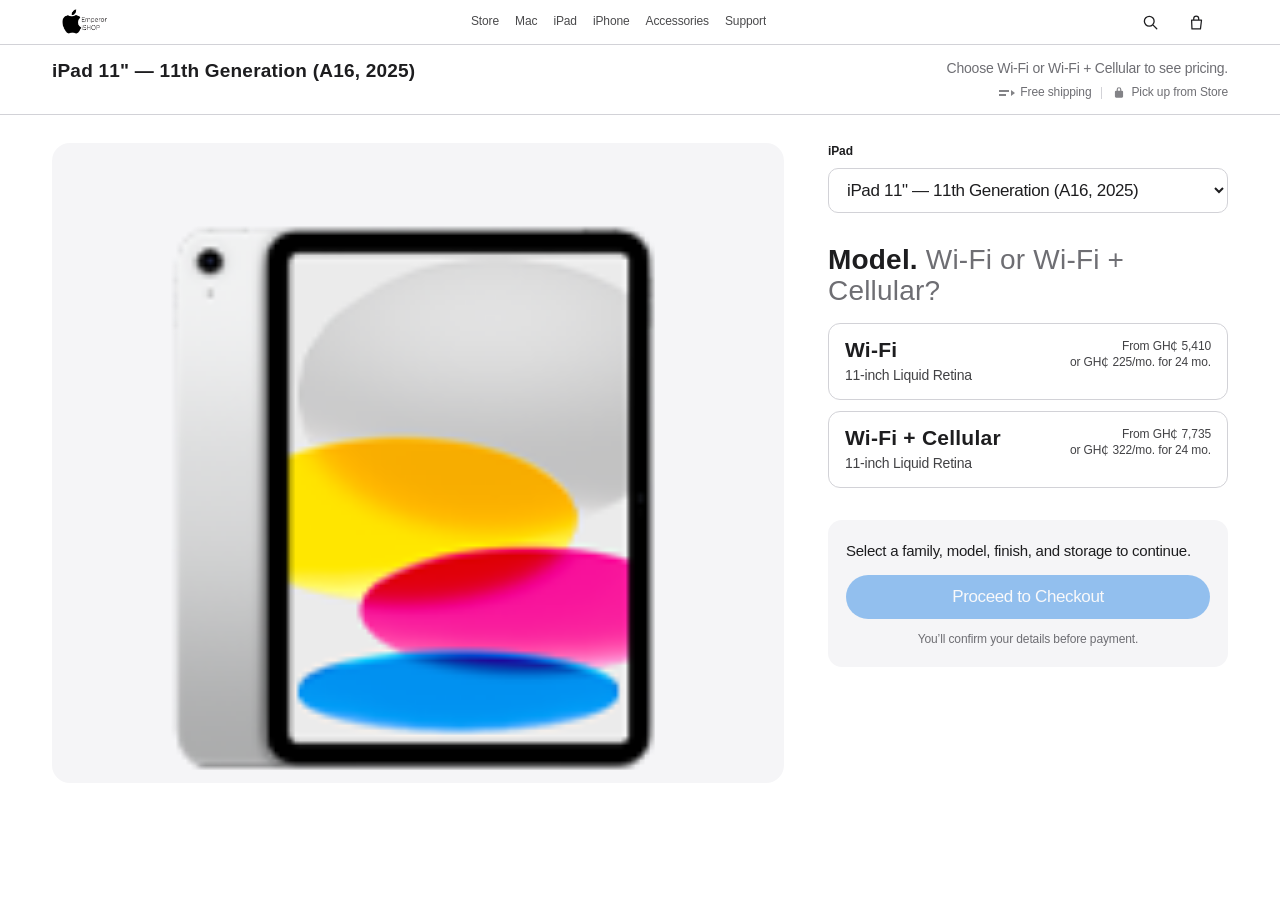
<file: buyipad/index.html>
<!DOCTYPE html>
<html lang="en">
  <head>
    <meta charset="UTF-8" />
    <meta name="viewport" content="width=device-width, initial-scale=1.0" />
    <title>Buy iPad - Emperorishop</title>
    <link rel="stylesheet" href="./buyipad.css" />
  </head>
  <body>
    <header class="top-nav">
      <div class="nav-wrap">
        <a href="../index.html" class="brand" aria-label="Emperorishop home">
          <img
            class="brand-logo"
            src="../images/emperorishop_logo.png"
            alt=""
            width="140"
            height="32"
            decoding="async"
          />
        </a>
        <nav class="menu" id="site-menu" aria-label="Main Navigation">
          <a href="../store/">Store</a>
          <a href="../mac/">Mac</a>
          <a href="../ipad/">iPad</a>
          <a href="../iphone/">iPhone</a>
          <a href="../accessories/">Accessories</a>
          <a href="../support/">Support</a>
        </nav>
        <div class="nav-icons">
          <button class="nav-icon-btn" type="button" aria-label="Search">
            <svg class="nav-icon-svg" width="18" height="18" viewBox="0 0 24 24" aria-hidden="true">
              <circle cx="11" cy="11" r="6.5" fill="none" stroke="currentColor" stroke-width="1.75" />
              <path d="M16.5 16.5L21 21" fill="none" stroke="currentColor" stroke-width="1.75" stroke-linecap="round" />
            </svg>
          </button>
          <button class="nav-icon-btn" type="button" aria-label="Shopping bag">
            <svg class="nav-icon-svg" width="17" height="19" viewBox="0 0 24 24" aria-hidden="true">
              <path
                d="M6.5 8.5h14L19 21H7L6.5 8.5zM9.5 8.5V6.5a3.5 3.5 0 117 0v2"
                fill="none"
                stroke="currentColor"
                stroke-width="1.75"
                stroke-linecap="round"
                stroke-linejoin="round"
              />
            </svg>
          </button>
          <button
            class="nav-menu-toggle"
            type="button"
            aria-label="Menu"
            aria-expanded="false"
            aria-controls="site-menu"
          >
            <span class="nav-menu-bars" aria-hidden="true"></span>
          </button>
        </div>
      </div>
    </header>

    <div class="buyiphone-toolbar" aria-label="Product summary">
      <div class="buyiphone-toolbar-inner">
        <h1 class="buyiphone-toolbar-title" id="toolbarTitle">Buy iPad</h1>
        <div class="buyiphone-toolbar-right">
          <p class="buyiphone-toolbar-price" id="toolbarPrice">Select a model to see pricing.</p>
          <div class="buyiphone-toolbar-meta">
            <span class="buyiphone-meta-item">
              <svg width="16" height="12" viewBox="0 0 16 12" aria-hidden="true">
                <path
                  fill="currentColor"
                  d="M0 3h10v2H0V3zm0 4h7v2H0V7zm12-4v6l4-3-4-3z"
                />
              </svg>
              Free shipping
            </span>
            <span class="buyiphone-meta-divider" aria-hidden="true"></span>
            <span class="buyiphone-meta-item">
              <svg width="14" height="14" viewBox="0 0 24 24" aria-hidden="true">
                <path
                  fill="currentColor"
                  d="M8 8V6a4 4 0 118 0v2h1a2 2 0 012 2v8a2 2 0 01-2 2H7a2 2 0 01-2-2v-8a2 2 0 012-2h1zm2 0h4V6a2 2 0 10-4 0v2z"
                />
              </svg>
              Pick up from Store
            </span>
          </div>
        </div>
      </div>
    </div>

    <main class="iphone-main">
      <section class="iphone-config-layout" aria-label="iPad configuration">
        <div class="iphone-visual-panel">
          <div class="iphone-visual-stage">
            <img
              id="ipadVisualImage"
              src="../ipad/images/ipad.png"
              alt="Selected iPad"
              width="760"
              height="760"
              decoding="async"
            />
          </div>
        </div>

        <div class="iphone-config-panel">
          <div class="config-block config-block--family">
            <label class="config-label" for="ipadBaseSelect">iPad</label>
            <select id="ipadBaseSelect" name="ipadBase">
              <option value="">Select iPad</option>
            </select>
          </div>

          <div class="config-block" id="modelBlock">
            <h2 class="config-heading">Model. <span>Wi‑Fi or Wi‑Fi + Cellular?</span></h2>
            <div id="modelList" class="choice-list" role="radiogroup" aria-label="iPad connectivity"></div>
          </div>

          <div class="config-block" id="finishBlock" hidden>
            <h2 class="config-heading">Finish. <span>Pick your favorite.</span></h2>
            <p class="finish-color-label" id="finishColorLabel">
              Color <span class="finish-color-dash">—</span> <span id="finishColorName"></span>
            </p>
            <div id="finishList" class="finish-swatches" role="radiogroup" aria-label="Finish color"></div>
          </div>

          <div class="config-block" id="storageBlock" hidden>
            <h2 class="config-heading">Storage. <span>How much space do you need?</span></h2>
            <div id="storageList" class="choice-list" role="radiogroup" aria-label="Storage choices"></div>
          </div>

          <div class="checkout-panel">
            <p id="selectionSummary">Select a family, model, finish, and storage to continue.</p>
            <button id="checkoutBtn" type="button" disabled>Proceed to Checkout</button>
            <small>You’ll confirm your details before payment.</small>
          </div>
        </div>
      </section>
    </main>

    <!-- Checkout: customer details -->
    <div
      id="checkout-modal-customer"
      class="checkout-modal"
      role="dialog"
      aria-modal="true"
      aria-labelledby="checkout-modal-customer-title"
      hidden
    >
      <div class="checkout-modal-backdrop" id="checkout-modal-customer-backdrop" tabindex="-1"></div>
      <div class="checkout-modal-panel">
        <div class="checkout-modal-header">
          <h2 id="checkout-modal-customer-title" class="checkout-modal-title">Checkout</h2>
          <button type="button" class="checkout-modal-close" id="checkout-modal-customer-close" aria-label="Close">
            ×
          </button>
        </div>
        <p class="checkout-modal-lead">
          Complete your details to continue to secure payment. Currency: <strong>GHS</strong> (Paystack).
        </p>
        <div class="checkout-order-card">
          <p class="checkout-order-label">Your configuration</p>
          <p class="checkout-order-preview" id="checkout-order-preview"></p>
          <p class="checkout-amount-display" id="checkout-amount-display"></p>
        </div>

        <form id="checkout-customer-form" novalidate>
          <div class="checkout-field">
            <label for="checkout-customer-name">Full name</label>
            <input id="checkout-customer-name" name="customerName" type="text" autocomplete="name" required />
          </div>
          <div class="checkout-field">
            <label for="checkout-customer-email">Email</label>
            <input id="checkout-customer-email" name="customerEmail" type="email" autocomplete="email" required />
          </div>
          <div class="checkout-field">
            <label for="checkout-customer-phone">Phone</label>
            <input
              id="checkout-customer-phone"
              name="customerPhone"
              type="tel"
              autocomplete="tel"
              inputmode="tel"
              placeholder="+233…"
              required
            />
          </div>

          <fieldset class="checkout-fieldset">
            <legend>Fulfillment</legend>
            <label class="checkout-radio">
              <input type="radio" name="fulfillment" value="pickup" checked />
              <span>Pick up from store</span>
            </label>
            <label class="checkout-radio">
              <input type="radio" name="fulfillment" value="delivery" />
              <span>Delivery</span>
            </label>
          </fieldset>

          <div id="checkout-delivery-panel" class="checkout-delivery-panel" hidden>
            <p class="checkout-delivery-intro">
              For delivery, use your current location <em>or</em> enter your address (or both).
            </p>
            <button type="button" class="checkout-btn-secondary" id="checkout-btn-use-location">
              Use my current location
            </button>
            <p class="checkout-location-hint" id="checkout-location-hint" hidden></p>
            <input type="hidden" id="checkout-delivery-lat" name="deliveryLat" value="" />
            <input type="hidden" id="checkout-delivery-lng" name="deliveryLng" value="" />

            <div class="checkout-field">
              <label for="checkout-address-line1">Address line</label>
              <input id="checkout-address-line1" name="addressLine1" type="text" autocomplete="street-address" />
            </div>
            <div class="checkout-field-row">
              <div class="checkout-field">
                <label for="checkout-city">City</label>
                <input id="checkout-city" name="city" type="text" autocomplete="address-level2" />
              </div>
              <div class="checkout-field">
                <label for="checkout-region">Region</label>
                <input id="checkout-region" name="region" type="text" autocomplete="address-level1" />
              </div>
            </div>
            <div class="checkout-field">
              <label for="checkout-delivery-notes">Delivery notes (optional)</label>
              <textarea id="checkout-delivery-notes" name="deliveryNotes" rows="2"></textarea>
            </div>
          </div>

          <fieldset class="checkout-fieldset">
            <legend>Payment</legend>
            <label class="checkout-radio">
              <input type="radio" name="paymentPlan" value="full" id="checkout-payment-full" checked />
              <span>Pay in full</span>
            </label>
            <label class="checkout-radio checkout-radio--disabled">
              <input type="radio" name="paymentPlan" value="installments" id="checkout-payment-installments" disabled />
              <span>Installments <span class="checkout-badge">Coming soon</span></span>
            </label>
          </fieldset>

          <p class="checkout-form-error" id="checkout-form-error" role="alert" hidden></p>

          <button type="submit" class="checkout-submit">Continue to payment</button>
        </form>
      </div>
    </div>

    <!-- Checkout: success -->
    <div
      id="checkout-modal-success"
      class="checkout-modal"
      role="dialog"
      aria-modal="true"
      aria-labelledby="checkout-modal-success-title"
      hidden
    >
      <div class="checkout-modal-backdrop" id="checkout-modal-success-backdrop" tabindex="-1"></div>
      <div class="checkout-modal-panel checkout-modal-panel--narrow">
        <div class="checkout-modal-header">
          <h2 id="checkout-modal-success-title" class="checkout-modal-title">Thank you</h2>
          <button type="button" class="checkout-modal-close" id="checkout-modal-success-dismiss" aria-label="Close">
            ×
          </button>
        </div>
        <p class="checkout-success-text">
          Your payment was received. A confirmation email is on its way to your inbox. Our team has been notified.
        </p>
        <button type="button" class="checkout-submit" id="checkout-modal-success-done">Done</button>
      </div>
    </div>

    <script src="../js/pricing.js" defer></script>
    <script src="./checkout-config.js" defer></script>
    <script src="https://js.paystack.co/v1/inline.js" defer></script>
    <script src="../nav.js" defer></script>
    <script src="./buyipad.js" defer></script>
    <script src="./checkout.js" defer></script>
  </body>
</html>
</file>
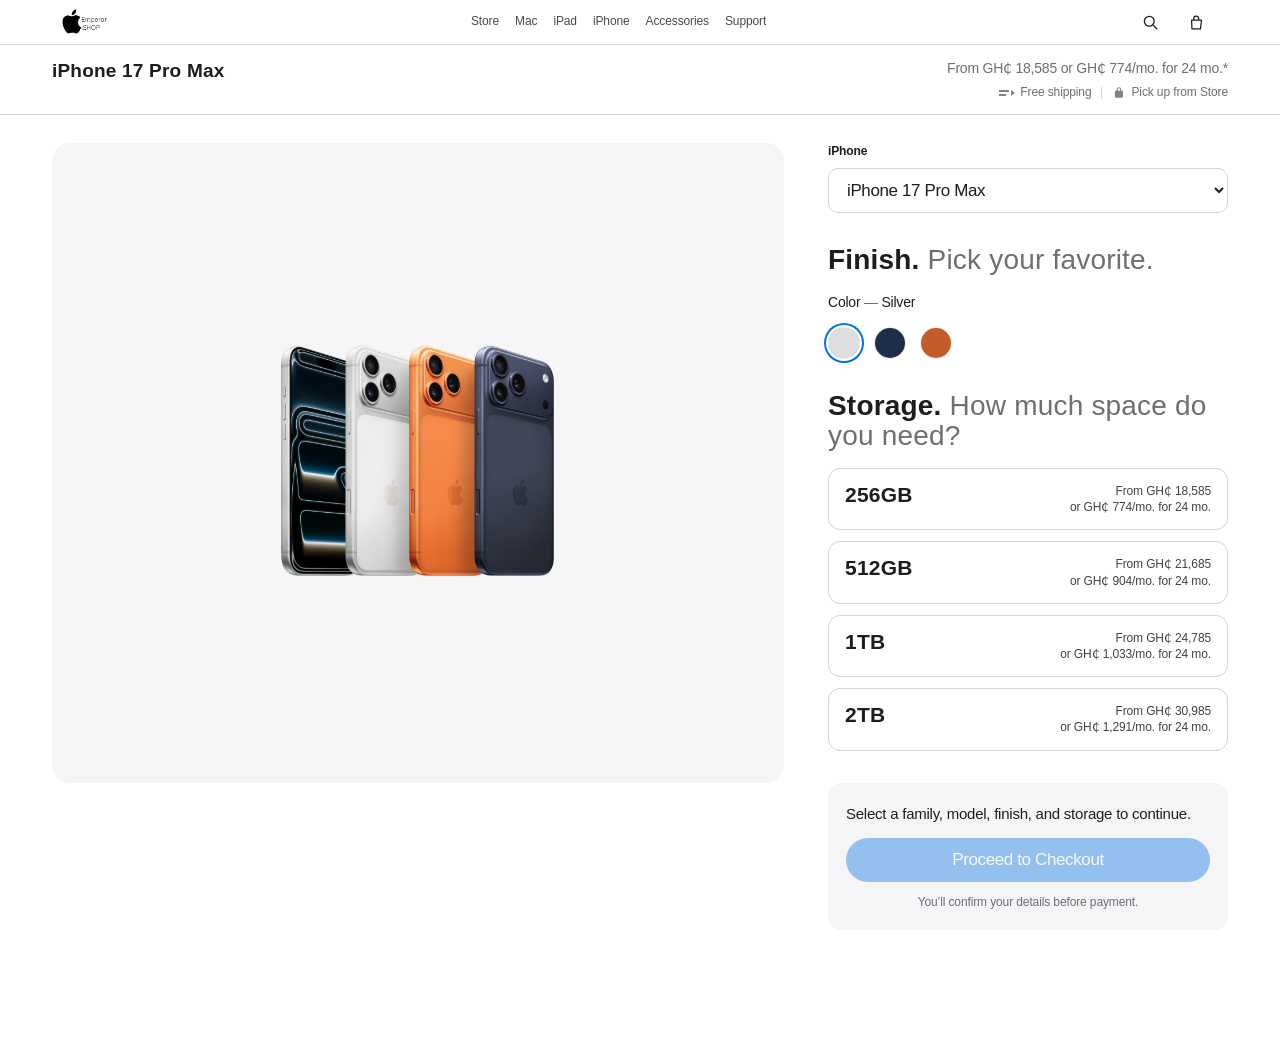
<file: buyiphone/index.html>
<!DOCTYPE html>
<html lang="en">
  <head>
    <meta charset="UTF-8" />
    <meta name="viewport" content="width=device-width, initial-scale=1.0" />
    <title>Buy iPhone - Emperorishop</title>
    <link rel="stylesheet" href="./buyiphone.css" />
  </head>
  <body>
    <header class="top-nav">
      <div class="nav-wrap">
        <a href="../index.html" class="brand" aria-label="Emperorishop home">
          <img
            class="brand-logo"
            src="../images/emperorishop_logo.png"
            alt=""
            width="140"
            height="32"
            decoding="async"
          />
        </a>
        <nav class="menu" id="site-menu" aria-label="Main Navigation">
          <a href="../store/">Store</a>
          <a href="../mac/">Mac</a>
          <a href="../ipad/">iPad</a>
          <a href="../iphone/">iPhone</a>
          <a href="../accessories/">Accessories</a>
          <a href="../support/">Support</a>
        </nav>
        <div class="nav-icons">
          <button class="nav-icon-btn" type="button" aria-label="Search">
            <svg class="nav-icon-svg" width="18" height="18" viewBox="0 0 24 24" aria-hidden="true">
              <circle cx="11" cy="11" r="6.5" fill="none" stroke="currentColor" stroke-width="1.75" />
              <path d="M16.5 16.5L21 21" fill="none" stroke="currentColor" stroke-width="1.75" stroke-linecap="round" />
            </svg>
          </button>
          <button class="nav-icon-btn" type="button" aria-label="Shopping bag">
            <svg class="nav-icon-svg" width="17" height="19" viewBox="0 0 24 24" aria-hidden="true">
              <path
                d="M6.5 8.5h14L19 21H7L6.5 8.5zM9.5 8.5V6.5a3.5 3.5 0 117 0v2"
                fill="none"
                stroke="currentColor"
                stroke-width="1.75"
                stroke-linecap="round"
                stroke-linejoin="round"
              />
            </svg>
          </button>
          <button
            class="nav-menu-toggle"
            type="button"
            aria-label="Menu"
            aria-expanded="false"
            aria-controls="site-menu"
          >
            <span class="nav-menu-bars" aria-hidden="true"></span>
          </button>
        </div>
      </div>
    </header>

    <div class="buyiphone-toolbar" aria-label="Product summary">
      <div class="buyiphone-toolbar-inner">
        <h1 class="buyiphone-toolbar-title" id="toolbarTitle">Buy iPhone</h1>
        <div class="buyiphone-toolbar-right">
          <p class="buyiphone-toolbar-price" id="toolbarPrice">Select a model to see pricing.</p>
          <div class="buyiphone-toolbar-meta">
            <span class="buyiphone-meta-item">
              <svg width="16" height="12" viewBox="0 0 16 12" aria-hidden="true">
                <path
                  fill="currentColor"
                  d="M0 3h10v2H0V3zm0 4h7v2H0V7zm12-4v6l4-3-4-3z"
                />
              </svg>
              Free shipping
            </span>
            <span class="buyiphone-meta-divider" aria-hidden="true"></span>
            <span class="buyiphone-meta-item">
              <svg width="14" height="14" viewBox="0 0 24 24" aria-hidden="true">
                <path
                  fill="currentColor"
                  d="M8 8V6a4 4 0 118 0v2h1a2 2 0 012 2v8a2 2 0 01-2 2H7a2 2 0 01-2-2v-8a2 2 0 012-2h1zm2 0h4V6a2 2 0 10-4 0v2z"
                />
              </svg>
              Pick up from Store
            </span>
          </div>
        </div>
      </div>
    </div>

    <main class="iphone-main">
      <section class="iphone-config-layout" aria-label="iPhone configuration">
        <div class="iphone-visual-panel">
          <div class="iphone-visual-stage">
            <img
              id="iphoneVisualImage"
              src="./images/iphone-17-pro-max-select-6-9inch.webp"
              alt="Selected iPhone"
              width="760"
              height="760"
              decoding="async"
            />
          </div>
        </div>

        <div class="iphone-config-panel">
          <div class="config-block config-block--family">
            <label class="config-label" for="iphoneBaseSelect">iPhone</label>
            <select id="iphoneBaseSelect" name="iphoneBase">
              <option value="">Select iPhone</option>
            </select>
          </div>

          <div class="config-block" id="modelBlock">
            <h2 class="config-heading">Model. <span>Which is best for you?</span></h2>
            <div id="modelList" class="choice-list" role="radiogroup" aria-label="iPhone model choices"></div>
          </div>

          <div class="config-block" id="finishBlock" hidden>
            <h2 class="config-heading">Finish. <span>Pick your favorite.</span></h2>
            <p class="finish-color-label" id="finishColorLabel">
              Color <span class="finish-color-dash">—</span> <span id="finishColorName"></span>
            </p>
            <div id="finishList" class="finish-swatches" role="radiogroup" aria-label="Finish color"></div>
          </div>

          <div class="config-block" id="storageBlock" hidden>
            <h2 class="config-heading">Storage. <span>How much space do you need?</span></h2>
            <div id="storageList" class="choice-list" role="radiogroup" aria-label="Storage choices"></div>
          </div>

          <div class="checkout-panel">
            <p id="selectionSummary">Select a family, model, finish, and storage to continue.</p>
            <button id="checkoutBtn" type="button" disabled>Proceed to Checkout</button>
            <small>You’ll confirm your details before payment.</small>
          </div>
        </div>
      </section>
    </main>

    <!-- Checkout: customer details -->
    <div
      id="checkout-modal-customer"
      class="checkout-modal"
      role="dialog"
      aria-modal="true"
      aria-labelledby="checkout-modal-customer-title"
      hidden
    >
      <div class="checkout-modal-backdrop" id="checkout-modal-customer-backdrop" tabindex="-1"></div>
      <div class="checkout-modal-panel">
        <div class="checkout-modal-header">
          <h2 id="checkout-modal-customer-title" class="checkout-modal-title">Checkout</h2>
          <button type="button" class="checkout-modal-close" id="checkout-modal-customer-close" aria-label="Close">
            ×
          </button>
        </div>
        <p class="checkout-modal-lead">
          Complete your details to continue to secure payment. Currency: <strong>GHS</strong> (Paystack).
        </p>
        <div class="checkout-order-card">
          <p class="checkout-order-label">Your configuration</p>
          <p class="checkout-order-preview" id="checkout-order-preview"></p>
          <p class="checkout-amount-display" id="checkout-amount-display"></p>
        </div>

        <form id="checkout-customer-form" novalidate>
          <div class="checkout-field">
            <label for="checkout-customer-name">Full name</label>
            <input id="checkout-customer-name" name="customerName" type="text" autocomplete="name" required />
          </div>
          <div class="checkout-field">
            <label for="checkout-customer-email">Email</label>
            <input id="checkout-customer-email" name="customerEmail" type="email" autocomplete="email" required />
          </div>
          <div class="checkout-field">
            <label for="checkout-customer-phone">Phone</label>
            <input
              id="checkout-customer-phone"
              name="customerPhone"
              type="tel"
              autocomplete="tel"
              inputmode="tel"
              placeholder="+233…"
              required
            />
          </div>

          <fieldset class="checkout-fieldset">
            <legend>Fulfillment</legend>
            <label class="checkout-radio">
              <input type="radio" name="fulfillment" value="pickup" checked />
              <span>Pick up from store</span>
            </label>
            <label class="checkout-radio">
              <input type="radio" name="fulfillment" value="delivery" />
              <span>Delivery</span>
            </label>
          </fieldset>

          <div id="checkout-delivery-panel" class="checkout-delivery-panel" hidden>
            <p class="checkout-delivery-intro">
              For delivery, use your current location <em>or</em> enter your address (or both).
            </p>
            <button type="button" class="checkout-btn-secondary" id="checkout-btn-use-location">
              Use my current location
            </button>
            <p class="checkout-location-hint" id="checkout-location-hint" hidden></p>
            <input type="hidden" id="checkout-delivery-lat" name="deliveryLat" value="" />
            <input type="hidden" id="checkout-delivery-lng" name="deliveryLng" value="" />

            <div class="checkout-field">
              <label for="checkout-address-line1">Address line</label>
              <input id="checkout-address-line1" name="addressLine1" type="text" autocomplete="street-address" />
            </div>
            <div class="checkout-field-row">
              <div class="checkout-field">
                <label for="checkout-city">City</label>
                <input id="checkout-city" name="city" type="text" autocomplete="address-level2" />
              </div>
              <div class="checkout-field">
                <label for="checkout-region">Region</label>
                <input id="checkout-region" name="region" type="text" autocomplete="address-level1" />
              </div>
            </div>
            <div class="checkout-field">
              <label for="checkout-delivery-notes">Delivery notes (optional)</label>
              <textarea id="checkout-delivery-notes" name="deliveryNotes" rows="2"></textarea>
            </div>
          </div>

          <fieldset class="checkout-fieldset">
            <legend>Payment</legend>
            <label class="checkout-radio">
              <input type="radio" name="paymentPlan" value="full" id="checkout-payment-full" checked />
              <span>Pay in full</span>
            </label>
            <label class="checkout-radio checkout-radio--disabled">
              <input type="radio" name="paymentPlan" value="installments" id="checkout-payment-installments" disabled />
              <span>Installments <span class="checkout-badge">Coming soon</span></span>
            </label>
          </fieldset>

          <p class="checkout-form-error" id="checkout-form-error" role="alert" hidden></p>

          <button type="submit" class="checkout-submit">Continue to payment</button>
        </form>
      </div>
    </div>

    <!-- Checkout: success -->
    <div
      id="checkout-modal-success"
      class="checkout-modal"
      role="dialog"
      aria-modal="true"
      aria-labelledby="checkout-modal-success-title"
      hidden
    >
      <div class="checkout-modal-backdrop" id="checkout-modal-success-backdrop" tabindex="-1"></div>
      <div class="checkout-modal-panel checkout-modal-panel--narrow">
        <div class="checkout-modal-header">
          <h2 id="checkout-modal-success-title" class="checkout-modal-title">Thank you</h2>
          <button type="button" class="checkout-modal-close" id="checkout-modal-success-dismiss" aria-label="Close">
            ×
          </button>
        </div>
        <p class="checkout-success-text">
          Your payment was received. A confirmation email is on its way to your inbox. Our team has been notified.
        </p>
        <button type="button" class="checkout-submit" id="checkout-modal-success-done">Done</button>
      </div>
    </div>

    <script src="../js/pricing.js" defer></script>
    <script src="./checkout-config.js" defer></script>
    <script src="https://js.paystack.co/v1/inline.js" defer></script>
    <script src="../nav.js" defer></script>
    <script src="./buyiphone.js" defer></script>
    <script src="./checkout.js" defer></script>
  </body>
</html>
</file>
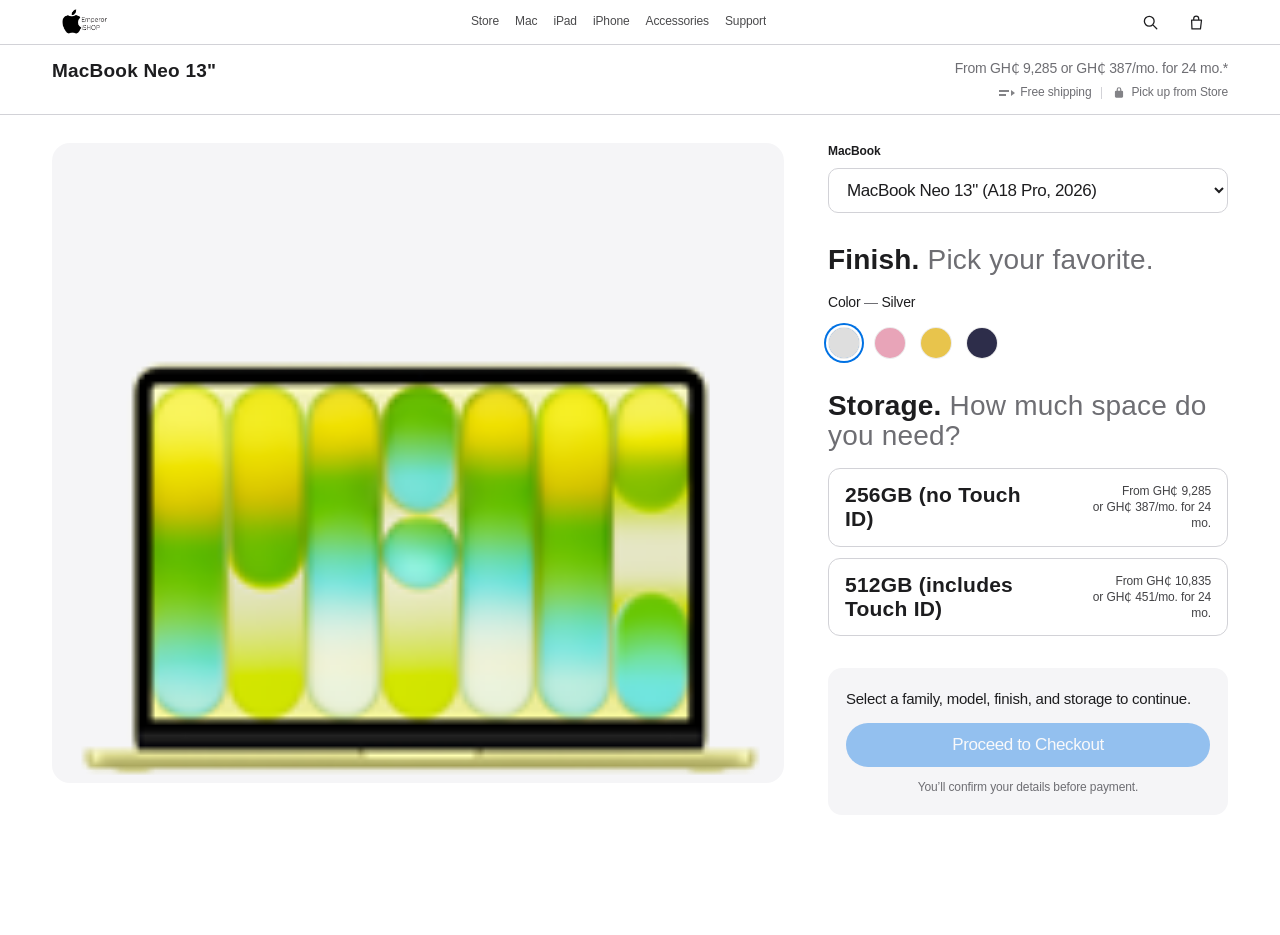
<file: buymacbook/index.html>
<!DOCTYPE html>
<html lang="en">
  <head>
    <meta charset="UTF-8" />
    <meta name="viewport" content="width=device-width, initial-scale=1.0" />
    <title>Buy MacBook - Emperorishop</title>
    <link rel="stylesheet" href="./buymacbook.css" />
  </head>
  <body>
    <header class="top-nav">
      <div class="nav-wrap">
        <a href="../index.html" class="brand" aria-label="Emperorishop home">
          <img
            class="brand-logo"
            src="../images/emperorishop_logo.png"
            alt=""
            width="140"
            height="32"
            decoding="async"
          />
        </a>
        <nav class="menu" id="site-menu" aria-label="Main Navigation">
          <a href="../store/">Store</a>
          <a href="../mac/">Mac</a>
          <a href="../ipad/">iPad</a>
          <a href="../iphone/">iPhone</a>
          <a href="../accessories/">Accessories</a>
          <a href="../support/">Support</a>
        </nav>
        <div class="nav-icons">
          <button class="nav-icon-btn" type="button" aria-label="Search">
            <svg class="nav-icon-svg" width="18" height="18" viewBox="0 0 24 24" aria-hidden="true">
              <circle cx="11" cy="11" r="6.5" fill="none" stroke="currentColor" stroke-width="1.75" />
              <path d="M16.5 16.5L21 21" fill="none" stroke="currentColor" stroke-width="1.75" stroke-linecap="round" />
            </svg>
          </button>
          <button class="nav-icon-btn" type="button" aria-label="Shopping bag">
            <svg class="nav-icon-svg" width="17" height="19" viewBox="0 0 24 24" aria-hidden="true">
              <path
                d="M6.5 8.5h14L19 21H7L6.5 8.5zM9.5 8.5V6.5a3.5 3.5 0 117 0v2"
                fill="none"
                stroke="currentColor"
                stroke-width="1.75"
                stroke-linecap="round"
                stroke-linejoin="round"
              />
            </svg>
          </button>
          <button
            class="nav-menu-toggle"
            type="button"
            aria-label="Menu"
            aria-expanded="false"
            aria-controls="site-menu"
          >
            <span class="nav-menu-bars" aria-hidden="true"></span>
          </button>
        </div>
      </div>
    </header>

    <div class="buyiphone-toolbar" aria-label="Product summary">
      <div class="buyiphone-toolbar-inner">
        <h1 class="buyiphone-toolbar-title" id="toolbarTitle">Buy MacBook</h1>
        <div class="buyiphone-toolbar-right">
          <p class="buyiphone-toolbar-price" id="toolbarPrice">Select a model to see pricing.</p>
          <div class="buyiphone-toolbar-meta">
            <span class="buyiphone-meta-item">
              <svg width="16" height="12" viewBox="0 0 16 12" aria-hidden="true">
                <path
                  fill="currentColor"
                  d="M0 3h10v2H0V3zm0 4h7v2H0V7zm12-4v6l4-3-4-3z"
                />
              </svg>
              Free shipping
            </span>
            <span class="buyiphone-meta-divider" aria-hidden="true"></span>
            <span class="buyiphone-meta-item">
              <svg width="14" height="14" viewBox="0 0 24 24" aria-hidden="true">
                <path
                  fill="currentColor"
                  d="M8 8V6a4 4 0 118 0v2h1a2 2 0 012 2v8a2 2 0 01-2 2H7a2 2 0 01-2-2v-8a2 2 0 012-2h1zm2 0h4V6a2 2 0 10-4 0v2z"
                />
              </svg>
              Pick up from Store
            </span>
          </div>
        </div>
      </div>
    </div>

    <main class="iphone-main">
      <section class="iphone-config-layout" aria-label="MacBook configuration">
        <div class="iphone-visual-panel">
          <div class="iphone-visual-stage">
            <img
              id="macbookVisualImage"
              src="../mac/images/MacBook%20Neo%20image.png"
              alt="Selected MacBook"
              width="760"
              height="760"
              decoding="async"
            />
          </div>
        </div>

        <div class="iphone-config-panel">
          <div class="config-block config-block--family">
            <label class="config-label" for="macbookBaseSelect">MacBook</label>
            <select id="macbookBaseSelect" name="macbookBase">
              <option value="">Select MacBook</option>
            </select>
          </div>

          <div class="config-block" id="modelBlock">
            <h2 class="config-heading">Model. <span>Which is best for you?</span></h2>
            <div id="modelList" class="choice-list" role="radiogroup" aria-label="MacBook model choices"></div>
          </div>

          <div class="config-block" id="finishBlock" hidden>
            <h2 class="config-heading">Finish. <span>Pick your favorite.</span></h2>
            <p class="finish-color-label" id="finishColorLabel">
              Color <span class="finish-color-dash">—</span> <span id="finishColorName"></span>
            </p>
            <div id="finishList" class="finish-swatches" role="radiogroup" aria-label="Finish color"></div>
          </div>

          <div class="config-block" id="storageBlock" hidden>
            <h2 class="config-heading">Storage. <span>How much space do you need?</span></h2>
            <div id="storageList" class="choice-list" role="radiogroup" aria-label="Storage choices"></div>
          </div>

          <div class="checkout-panel">
            <p id="selectionSummary">Select a family, model, finish, and storage to continue.</p>
            <button id="checkoutBtn" type="button" disabled>Proceed to Checkout</button>
            <small>You’ll confirm your details before payment.</small>
          </div>
        </div>
      </section>
    </main>

    <!-- Checkout: customer details -->
    <div
      id="checkout-modal-customer"
      class="checkout-modal"
      role="dialog"
      aria-modal="true"
      aria-labelledby="checkout-modal-customer-title"
      hidden
    >
      <div class="checkout-modal-backdrop" id="checkout-modal-customer-backdrop" tabindex="-1"></div>
      <div class="checkout-modal-panel">
        <div class="checkout-modal-header">
          <h2 id="checkout-modal-customer-title" class="checkout-modal-title">Checkout</h2>
          <button type="button" class="checkout-modal-close" id="checkout-modal-customer-close" aria-label="Close">
            ×
          </button>
        </div>
        <p class="checkout-modal-lead">
          Complete your details to continue to secure payment. Currency: <strong>GHS</strong> (Paystack).
        </p>
        <div class="checkout-order-card">
          <p class="checkout-order-label">Your configuration</p>
          <p class="checkout-order-preview" id="checkout-order-preview"></p>
          <p class="checkout-amount-display" id="checkout-amount-display"></p>
        </div>

        <form id="checkout-customer-form" novalidate>
          <div class="checkout-field">
            <label for="checkout-customer-name">Full name</label>
            <input id="checkout-customer-name" name="customerName" type="text" autocomplete="name" required />
          </div>
          <div class="checkout-field">
            <label for="checkout-customer-email">Email</label>
            <input id="checkout-customer-email" name="customerEmail" type="email" autocomplete="email" required />
          </div>
          <div class="checkout-field">
            <label for="checkout-customer-phone">Phone</label>
            <input
              id="checkout-customer-phone"
              name="customerPhone"
              type="tel"
              autocomplete="tel"
              inputmode="tel"
              placeholder="+233…"
              required
            />
          </div>

          <fieldset class="checkout-fieldset">
            <legend>Fulfillment</legend>
            <label class="checkout-radio">
              <input type="radio" name="fulfillment" value="pickup" checked />
              <span>Pick up from store</span>
            </label>
            <label class="checkout-radio">
              <input type="radio" name="fulfillment" value="delivery" />
              <span>Delivery</span>
            </label>
          </fieldset>

          <div id="checkout-delivery-panel" class="checkout-delivery-panel" hidden>
            <p class="checkout-delivery-intro">
              For delivery, use your current location <em>or</em> enter your address (or both).
            </p>
            <button type="button" class="checkout-btn-secondary" id="checkout-btn-use-location">
              Use my current location
            </button>
            <p class="checkout-location-hint" id="checkout-location-hint" hidden></p>
            <input type="hidden" id="checkout-delivery-lat" name="deliveryLat" value="" />
            <input type="hidden" id="checkout-delivery-lng" name="deliveryLng" value="" />

            <div class="checkout-field">
              <label for="checkout-address-line1">Address line</label>
              <input id="checkout-address-line1" name="addressLine1" type="text" autocomplete="street-address" />
            </div>
            <div class="checkout-field-row">
              <div class="checkout-field">
                <label for="checkout-city">City</label>
                <input id="checkout-city" name="city" type="text" autocomplete="address-level2" />
              </div>
              <div class="checkout-field">
                <label for="checkout-region">Region</label>
                <input id="checkout-region" name="region" type="text" autocomplete="address-level1" />
              </div>
            </div>
            <div class="checkout-field">
              <label for="checkout-delivery-notes">Delivery notes (optional)</label>
              <textarea id="checkout-delivery-notes" name="deliveryNotes" rows="2"></textarea>
            </div>
          </div>

          <fieldset class="checkout-fieldset">
            <legend>Payment</legend>
            <label class="checkout-radio">
              <input type="radio" name="paymentPlan" value="full" id="checkout-payment-full" checked />
              <span>Pay in full</span>
            </label>
            <label class="checkout-radio checkout-radio--disabled">
              <input type="radio" name="paymentPlan" value="installments" id="checkout-payment-installments" disabled />
              <span>Installments <span class="checkout-badge">Coming soon</span></span>
            </label>
          </fieldset>

          <p class="checkout-form-error" id="checkout-form-error" role="alert" hidden></p>

          <button type="submit" class="checkout-submit">Continue to payment</button>
        </form>
      </div>
    </div>

    <!-- Checkout: success -->
    <div
      id="checkout-modal-success"
      class="checkout-modal"
      role="dialog"
      aria-modal="true"
      aria-labelledby="checkout-modal-success-title"
      hidden
    >
      <div class="checkout-modal-backdrop" id="checkout-modal-success-backdrop" tabindex="-1"></div>
      <div class="checkout-modal-panel checkout-modal-panel--narrow">
        <div class="checkout-modal-header">
          <h2 id="checkout-modal-success-title" class="checkout-modal-title">Thank you</h2>
          <button type="button" class="checkout-modal-close" id="checkout-modal-success-dismiss" aria-label="Close">
            ×
          </button>
        </div>
        <p class="checkout-success-text">
          Your payment was received. A confirmation email is on its way to your inbox. Our team has been notified.
        </p>
        <button type="button" class="checkout-submit" id="checkout-modal-success-done">Done</button>
      </div>
    </div>

    <script src="../js/pricing.js" defer></script>
    <script src="./checkout-config.js" defer></script>
    <script src="https://js.paystack.co/v1/inline.js" defer></script>
    <script src="../nav.js" defer></script>
    <script src="./buymacbook.js" defer></script>
    <script src="./checkout.js" defer></script>
  </body>
</html>
</file>
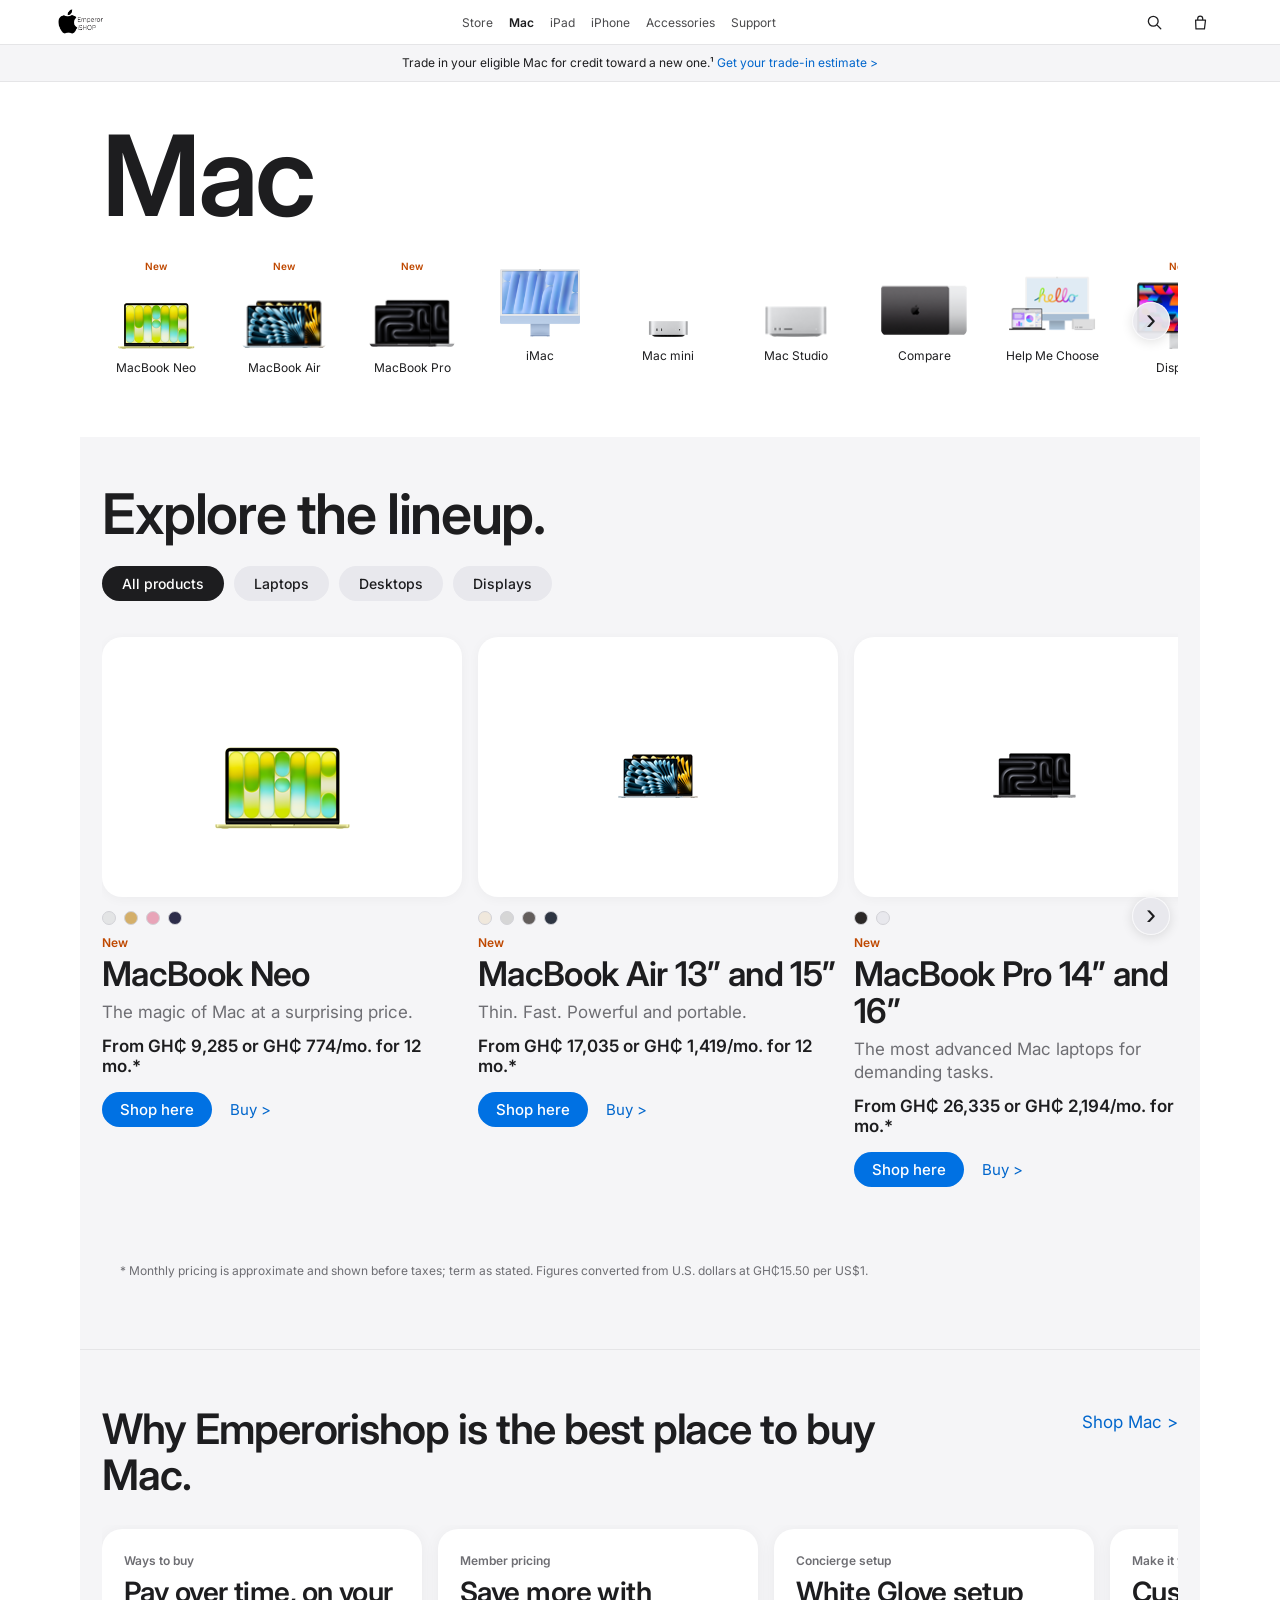
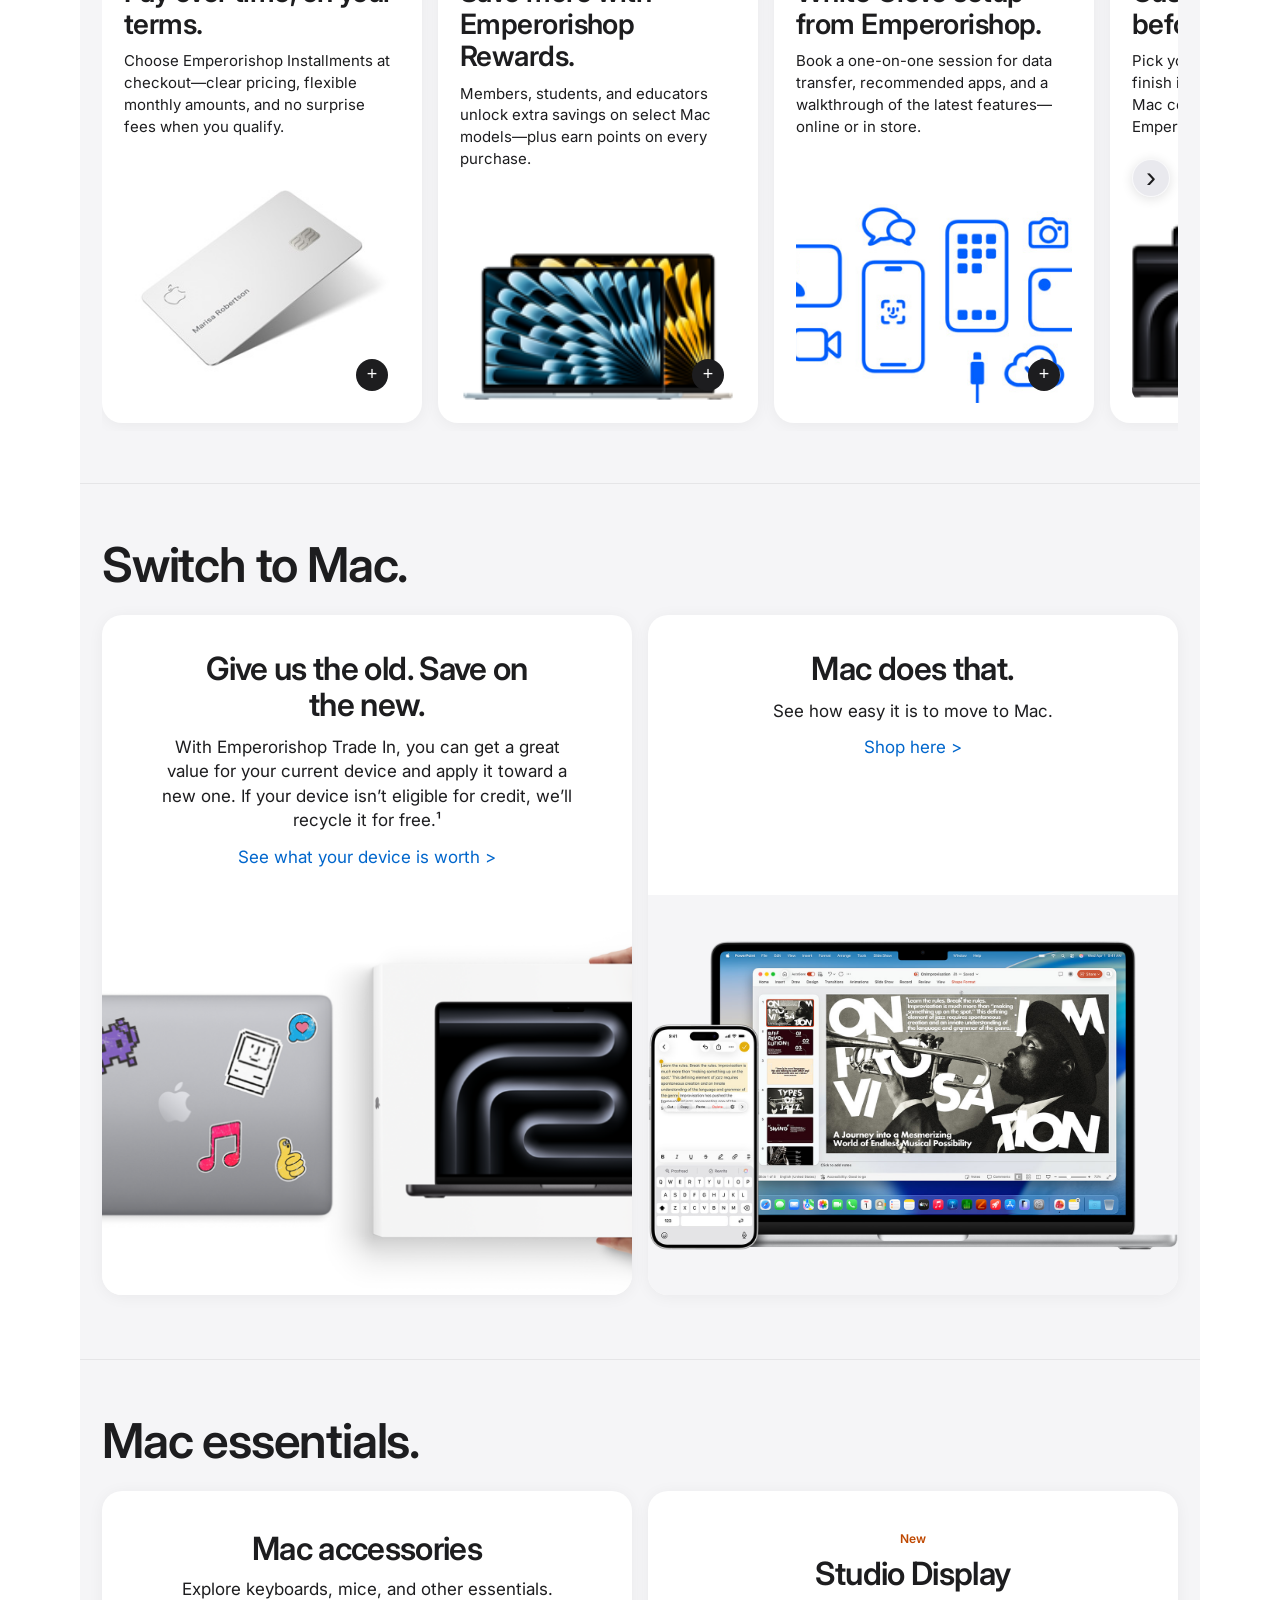
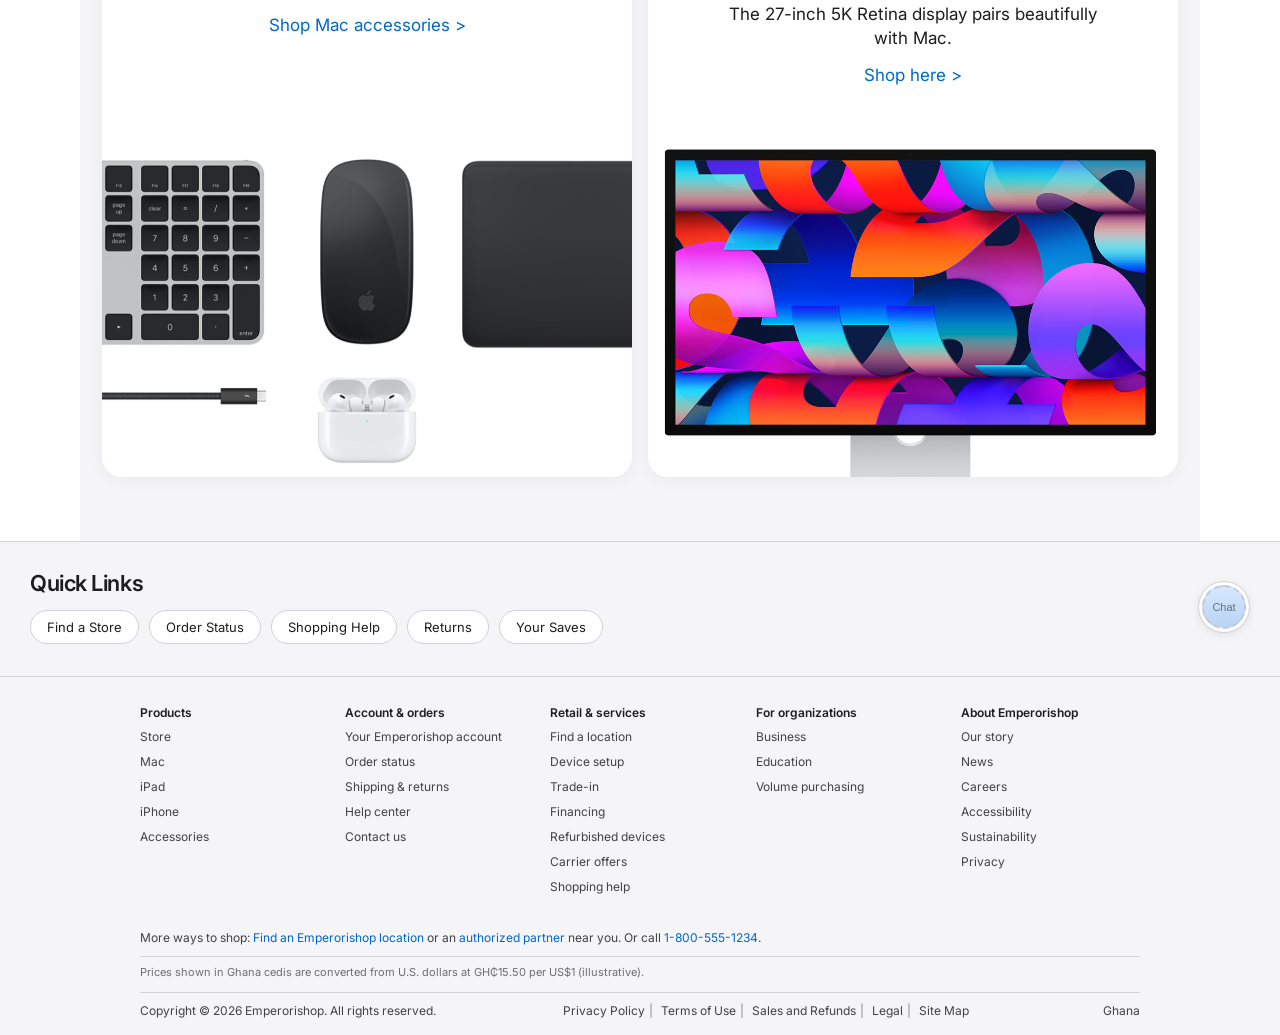
<file: mac/index.html>
<!DOCTYPE html>
<html lang="en">
  <head>
    <meta charset="UTF-8" />
    <meta name="viewport" content="width=device-width, initial-scale=1.0" />
    <title>Mac - Emperorishop</title>
    <link rel="preconnect" href="https://fonts.googleapis.com" />
    <link rel="preconnect" href="https://fonts.gstatic.com" crossorigin />
    <link
      href="https://fonts.googleapis.com/css2?family=Inter:wght@400;500;600;700&display=swap"
      rel="stylesheet"
    />
    <link rel="stylesheet" href="./mac.css" />
    <link rel="stylesheet" href="../scroll-arrows.css" />
  </head>
  <body>
    <header class="mac-top-nav">
      <div class="mac-nav-wrap">
        <a href="../index.html" class="mac-brand" aria-label="Emperorishop home">
          <img
            class="brand-logo"
            src="../images/emperorishop_logo.png"
            alt=""
            width="140"
            height="32"
            decoding="async"
          />
        </a>
        <nav class="mac-menu" id="site-menu" aria-label="Main Navigation">
          <a href="../store/">Store</a>
          <a href="./index.html" class="is-active" aria-current="page">Mac</a>
          <a href="../ipad/">iPad</a>
          <a href="../iphone/">iPhone</a>
          <a href="../accessories/">Accessories</a>
          <a href="../support/">Support</a>
        </nav>
        <div class="mac-nav-icons">
          <button class="nav-icon-btn" type="button" aria-label="Search">
            <svg class="nav-icon-svg" width="18" height="18" viewBox="0 0 24 24" aria-hidden="true">
              <circle cx="11" cy="11" r="6.5" fill="none" stroke="currentColor" stroke-width="1.75" />
              <path d="M16.5 16.5L21 21" fill="none" stroke="currentColor" stroke-width="1.75" stroke-linecap="round" />
            </svg>
          </button>
          <button class="nav-icon-btn" type="button" aria-label="Shopping bag">
            <svg class="nav-icon-svg" width="17" height="19" viewBox="0 0 24 24" aria-hidden="true">
              <path
                d="M6.5 8.5h14L19 21H7L6.5 8.5zM9.5 8.5V6.5a3.5 3.5 0 117 0v2"
                fill="none"
                stroke="currentColor"
                stroke-width="1.75"
                stroke-linecap="round"
                stroke-linejoin="round"
              />
            </svg>
          </button>
          <button
            class="nav-menu-toggle"
            type="button"
            aria-label="Menu"
            aria-expanded="false"
            aria-controls="site-menu"
          >
            <span class="nav-menu-bars" aria-hidden="true"></span>
          </button>
        </div>
      </div>
    </header>

    <div class="mac-promo-banner">
      <p>
        Trade in your eligible Mac for credit toward a new one.¹
        <a href="#">Get your trade-in estimate &gt;</a>
      </p>
    </div>

    <main class="mac-main">
      <section class="mac-hero" aria-label="Mac">
        <h1>Mac</h1>
      </section>

      <section class="mac-product-rail-wrap" aria-label="Mac family">
        <div class="mac-product-rail">
          <a href="../buymacbook/" class="mac-product-tile mac-product-tile--new">
            <span class="mac-product-new">New</span>
            <div class="mac-product-img">
              <img
                src="./images/MacBook%20Neo%20image.png"
                alt=""
                width="88"
                height="72"
                decoding="async"
              />
            </div>
            <span class="mac-product-label">MacBook Neo</span>
          </a>
          <a href="../buymacbook/" class="mac-product-tile mac-product-tile--new">
            <span class="mac-product-new">New</span>
            <div class="mac-product-img">
              <img
                src="./images/MacBook%20Air%20image.png"
                alt=""
                width="88"
                height="72"
                decoding="async"
              />
            </div>
            <span class="mac-product-label">MacBook Air</span>
          </a>
          <a href="../buymacbook/" class="mac-product-tile mac-product-tile--new">
            <span class="mac-product-new">New</span>
            <div class="mac-product-img">
              <img
                src="./images/MacBook%20Pro%20image.png"
                alt=""
                width="88"
                height="72"
                decoding="async"
              />
            </div>
            <span class="mac-product-label">MacBook Pro</span>
          </a>
          <a href="#" class="mac-product-tile">
            <div class="mac-product-img">
              <img src="./images/iMac%20image.png" alt="" width="88" height="72" decoding="async" />
            </div>
            <span class="mac-product-label">iMac</span>
          </a>
          <a href="#" class="mac-product-tile">
            <div class="mac-product-img">
              <img src="./images/mac_mini.png" alt="" width="88" height="72" decoding="async" />
            </div>
            <span class="mac-product-label">Mac mini</span>
          </a>
          <a href="#" class="mac-product-tile">
            <div class="mac-product-img">
              <img src="./images/mac_studio.png" alt="" width="88" height="72" decoding="async" />
            </div>
            <span class="mac-product-label">Mac Studio</span>
          </a>
          <a href="#" class="mac-product-tile">
            <div class="mac-product-img">
              <img src="./images/compare.png" alt="" width="88" height="72" decoding="async" />
            </div>
            <span class="mac-product-label">Compare</span>
          </a>
          <a href="#" class="mac-product-tile">
            <div class="mac-product-img">
              <img src="./images/help_me_choose.png" alt="" width="88" height="72" decoding="async" />
            </div>
            <span class="mac-product-label">Help Me Choose</span>
          </a>
          <a href="#" class="mac-product-tile mac-product-tile--new">
            <span class="mac-product-new">New</span>
            <div class="mac-product-img">
              <img src="./images/displays.png" alt="" width="88" height="72" decoding="async" />
            </div>
            <span class="mac-product-label">Displays</span>
          </a>
          <a href="#" class="mac-product-tile">
            <div class="mac-product-img">
              <img src="./images/mac_accesories.png" alt="" width="88" height="72" decoding="async" />
            </div>
            <span class="mac-product-label">Accessories</span>
          </a>
        </div>
      </section>

      <section class="mac-lineup" aria-labelledby="mac-lineup-heading">
        <h2 id="mac-lineup-heading">Explore the lineup.</h2>
        <div class="mac-filters" role="tablist" aria-label="Product filters">
          <button type="button" class="mac-filter mac-filter-active" aria-selected="true">
            All products
          </button>
          <button type="button" class="mac-filter" aria-selected="false">Laptops</button>
          <button type="button" class="mac-filter" aria-selected="false">Desktops</button>
          <button type="button" class="mac-filter" aria-selected="false">Displays</button>
        </div>

        <div class="mac-lineup-carousel">
          <div class="mac-lineup-rail" id="macLineupRail" tabindex="0" aria-label="Mac lineup products">
            <article class="mac-lineup-card">
              <div class="mac-lineup-card-visual">
                <div class="mac-lineup-card-img">
                  <img
                    src="./images/MacBook%20Neo%20image.png"
                    alt="MacBook Neo"
                    width="400"
                    height="220"
                    decoding="async"
                  />
                </div>
              </div>
              <div class="mac-lineup-swatches" aria-hidden="true">
                <span class="mac-lineup-swatch" style="background: #e3e4e5"></span>
                <span class="mac-lineup-swatch" style="background: #d4af6a"></span>
                <span class="mac-lineup-swatch" style="background: #e8a4b8"></span>
                <span class="mac-lineup-swatch" style="background: #2d2d4a"></span>
              </div>
              <span class="mac-lineup-card-eyebrow">New</span>
              <h3 class="mac-lineup-card-title">MacBook Neo</h3>
              <p class="mac-lineup-card-tagline">The magic of Mac at a surprising price.</p>
              <p class="mac-lineup-card-price">From GH₵&nbsp;9,285 or GH₵&nbsp;774/mo. for 12 mo.*</p>
              <div class="mac-lineup-card-cta">
                <a href="#mac-why-heading" class="mac-lineup-btn-primary">Shop here</a>
                <a href="../buymacbook/" class="mac-lineup-link-buy">Buy &gt;</a>
              </div>
            </article>

            <article class="mac-lineup-card">
              <div class="mac-lineup-card-visual">
                <div class="mac-lineup-card-img">
                  <img
                    src="./images/MacBook%20Air%20image.png"
                    alt="MacBook Air"
                    width="400"
                    height="220"
                    decoding="async"
                  />
                </div>
              </div>
              <div class="mac-lineup-swatches" aria-hidden="true">
                <span class="mac-lineup-swatch" style="background: #f0e8dc"></span>
                <span class="mac-lineup-swatch" style="background: #d6d6d6"></span>
                <span class="mac-lineup-swatch" style="background: #635e5c"></span>
                <span class="mac-lineup-swatch" style="background: #2e3542"></span>
              </div>
              <span class="mac-lineup-card-eyebrow">New</span>
              <h3 class="mac-lineup-card-title">MacBook Air 13” and 15”</h3>
              <p class="mac-lineup-card-tagline">Thin. Fast. Powerful and portable.</p>
              <p class="mac-lineup-card-price">From GH₵&nbsp;17,035 or GH₵&nbsp;1,419/mo. for 12 mo.*</p>
              <div class="mac-lineup-card-cta">
                <a href="#mac-why-heading" class="mac-lineup-btn-primary">Shop here</a>
                <a href="../buymacbook/" class="mac-lineup-link-buy">Buy &gt;</a>
              </div>
            </article>

            <article class="mac-lineup-card">
              <div class="mac-lineup-card-visual">
                <div class="mac-lineup-card-img">
                  <img
                    src="./images/MacBook%20Pro%20image.png"
                    alt="MacBook Pro"
                    width="400"
                    height="220"
                    decoding="async"
                  />
                </div>
              </div>
              <div class="mac-lineup-swatches" aria-hidden="true">
                <span class="mac-lineup-swatch" style="background: #2b2827"></span>
                <span class="mac-lineup-swatch" style="background: #e8e8ed"></span>
              </div>
              <span class="mac-lineup-card-eyebrow">New</span>
              <h3 class="mac-lineup-card-title">MacBook Pro 14” and 16”</h3>
              <p class="mac-lineup-card-tagline">The most advanced Mac laptops for demanding tasks.</p>
              <p class="mac-lineup-card-price">From GH₵&nbsp;26,335 or GH₵&nbsp;2,194/mo. for 12 mo.*</p>
              <div class="mac-lineup-card-cta">
                <a href="#mac-why-heading" class="mac-lineup-btn-primary">Shop here</a>
                <a href="../buymacbook/" class="mac-lineup-link-buy">Buy &gt;</a>
              </div>
            </article>

            <article class="mac-lineup-card">
              <div class="mac-lineup-card-visual">
                <div class="mac-lineup-card-img">
                  <img
                    src="./images/iMac%20image.png"
                    alt="iMac"
                    width="400"
                    height="220"
                    decoding="async"
                  />
                </div>
              </div>
              <div class="mac-lineup-swatches" aria-hidden="true">
                <span class="mac-lineup-swatch" style="background: #5eb0e8"></span>
                <span class="mac-lineup-swatch" style="background: #b4a7d6"></span>
                <span class="mac-lineup-swatch" style="background: #e8a8c8"></span>
                <span class="mac-lineup-swatch" style="background: #7bc8a4"></span>
                <span class="mac-lineup-swatch" style="background: #f5d76e"></span>
                <span class="mac-lineup-swatch mac-lineup-swatch-more">+</span>
              </div>
              <span class="mac-lineup-card-eyebrow">New</span>
              <h3 class="mac-lineup-card-title">iMac</h3>
              <p class="mac-lineup-card-tagline">An all-in-one desktop designed to be at the center of your space.</p>
              <p class="mac-lineup-card-price">From GH₵&nbsp;20,135 or GH₵&nbsp;1,678/mo. for 12 mo.*</p>
              <div class="mac-lineup-card-cta">
                <a href="#" class="mac-lineup-btn-primary">Shop here</a>
                <a href="#" class="mac-lineup-link-buy">Buy &gt;</a>
              </div>
            </article>
          </div>

        </div>
        <p class="mac-lineup-footnote">
          * Monthly pricing is approximate and shown before taxes; term as stated. Figures converted from U.S. dollars at GH₵15.50 per US$1.
        </p>
      </section>

      <section class="mac-why" aria-labelledby="mac-why-heading">
        <div class="mac-why-header">
          <h2 id="mac-why-heading">Why Emperorishop is the best place to buy Mac.</h2>
          <a href="../buymacbook/" class="mac-why-shop-link">Shop Mac &gt;</a>
        </div>
        <div class="mac-why-carousel">
          <div class="mac-why-rail" id="macWhyRail" tabindex="0" aria-label="Why buy at Emperorishop">
            <article class="mac-why-card">
              <span class="mac-why-label">Ways to buy</span>
              <h3 class="mac-why-title">Pay over time, on your terms.</h3>
              <p class="mac-why-sub">
                Choose Emperorishop Installments at checkout—clear pricing, flexible monthly amounts, and no surprise fees when you qualify.
              </p>
              <div class="mac-why-visual">
                <div class="mac-why-img">
                  <img
                    src="./images/Card%20%26%20financing%20image.jpg"
                    alt=""
                    width="520"
                    height="320"
                    decoding="async"
                  />
                </div>
                <button type="button" class="mac-why-expand" aria-label="More about financing">+</button>
              </div>
            </article>

            <article class="mac-why-card">
              <span class="mac-why-label">Member pricing</span>
              <h3 class="mac-why-title">Save more with Emperorishop Rewards.</h3>
              <p class="mac-why-sub">
                Members, students, and educators unlock extra savings on select Mac models—plus earn points on every purchase.
              </p>
              <div class="mac-why-visual">
                <div class="mac-why-img">
                  <img
                    src="./images/macbook_air.png"
                    alt=""
                    width="520"
                    height="320"
                    decoding="async"
                  />
                </div>
                <button type="button" class="mac-why-expand" aria-label="More about member pricing">+</button>
              </div>
            </article>

            <article class="mac-why-card">
              <span class="mac-why-label">Concierge setup</span>
              <h3 class="mac-why-title">White Glove setup from Emperorishop.</h3>
              <p class="mac-why-sub">
                Book a one-on-one session for data transfer, recommended apps, and a walkthrough of the latest features—online or in store.
              </p>
              <div class="mac-why-visual">
                <div class="mac-why-img">
                  <img
                    src="./images/setup.jpg"
                    alt=""
                    width="520"
                    height="320"
                    decoding="async"
                  />
                </div>
                <button type="button" class="mac-why-expand" aria-label="More about setup">+</button>
              </div>
            </article>

            <article class="mac-why-card">
              <span class="mac-why-label">Make it yours</span>
              <h3 class="mac-why-title">Customize your Mac before it ships.</h3>
              <p class="mac-why-sub">
                Pick your chip, memory, storage, and finish in our guided builder—exclusive Mac configurations only at Emperorishop.
              </p>
              <div class="mac-why-visual">
                <div class="mac-why-img">
                  <img
                    src="./images/macbook_pro.png"
                    alt=""
                    width="520"
                    height="320"
                    decoding="async"
                  />
                </div>
                <button type="button" class="mac-why-expand" aria-label="More about customization">+</button>
              </div>
            </article>
          </div>
        </div>
      </section>

      <section class="mac-switch" aria-labelledby="mac-switch-heading">
        <h2 id="mac-switch-heading" class="mac-switch-title">Switch to Mac.</h2>
        <div class="mac-switch-grid">
          <article class="mac-switch-card">
            <h3>Give us the old. Save on the new.</h3>
            <p>
              With Emperorishop Trade In, you can get a great value for your current device and apply it
              toward a new one. If your device isn’t eligible for credit, we’ll recycle it for free.¹
            </p>
            <a href="#" class="mac-switch-link">See what your device is worth &gt;</a>
            <div class="mac-switch-media" role="img" aria-label="Trade in">
              <img
                src="./images/Give%20us%20the%20old.%20Save%20on%20the%20new.png"
                alt=""
                width="800"
                height="400"
                decoding="async"
              />
            </div>
          </article>
          <article class="mac-switch-card">
            <h3>Mac does that.</h3>
            <p>See how easy it is to move to Mac.</p>
            <a href="#" class="mac-switch-link">Shop here &gt;</a>
            <div class="mac-switch-media" role="img" aria-label="Mac experience">
              <img src="./images/what_mac_does.png" alt="" width="800" height="400" decoding="async" />
            </div>
          </article>
        </div>
      </section>

      <section class="mac-essentials" aria-labelledby="mac-essentials-heading">
        <h2 id="mac-essentials-heading" class="mac-essentials-title">Mac essentials.</h2>
        <div class="mac-essentials-grid">
          <article class="mac-essentials-card">
            <h3>Mac accessories</h3>
            <p>Explore keyboards, mice, and other essentials.</p>
            <a href="#" class="mac-essentials-link">Shop Mac accessories &gt;</a>
            <div class="mac-essentials-media" role="img" aria-label="Mac accessories">
              <img src="./images/mac_accesories.png" alt="" width="640" height="360" decoding="async" />
            </div>
          </article>
          <article class="mac-essentials-card">
            <span class="mac-essentials-new">New</span>
            <h3>Studio Display</h3>
            <p>The 27-inch 5K Retina display pairs beautifully with Mac.</p>
            <a href="#" class="mac-essentials-link">Shop here &gt;</a>
            <div class="mac-essentials-media" role="img" aria-label="Studio Display">
              <img src="./images/Studio Display.png" alt="" width="640" height="360" decoding="async" />
            </div>
          </article>
        </div>
      </section>
    </main>

    <section class="quick-links-band" aria-label="Quick Links">
      <div class="quick-links-inner">
        <div class="quick-links-row">
          <div class="quick-links-left">
            <h2 class="quick-links-title">Quick Links</h2>
            <div class="quick-links-pills">
              <a href="#">Find a Store</a>
              <a href="#">Order Status</a>
              <a href="#">Shopping Help</a>
              <a href="#">Returns</a>
              <a href="#">Your Saves</a>
            </div>
          </div>
          <button type="button" class="quick-links-fab" aria-label="Chat with a specialist">
            <span class="quick-links-avatar placeholder">Chat</span>
          </button>
        </div>
      </div>
    </section>

    <footer class="site-footer">
      <div class="footer-wrap">
        <div class="footer-links-grid">
          <div class="footer-col">
            <h4>Products</h4>
            <a href="../store/">Store</a>
            <a href="./index.html">Mac</a>
            <a href="../ipad/">iPad</a>
            <a href="../iphone/">iPhone</a>
            <a href="../accessories/">Accessories</a>
          </div>

          <div class="footer-col">
            <h4>Account &amp; orders</h4>
            <a href="#">Your Emperorishop account</a>
            <a href="#">Order status</a>
            <a href="#">Shipping &amp; returns</a>
            <a href="#">Help center</a>
            <a href="#">Contact us</a>
          </div>

          <div class="footer-col">
            <h4>Retail &amp; services</h4>
            <a href="#">Find a location</a>
            <a href="#">Device setup</a>
            <a href="#">Trade-in</a>
            <a href="#">Financing</a>
            <a href="#">Refurbished devices</a>
            <a href="#">Carrier offers</a>
            <a href="#">Shopping help</a>
          </div>

          <div class="footer-col">
            <h4>For organizations</h4>
            <a href="#">Business</a>
            <a href="#">Education</a>
            <a href="#">Volume purchasing</a>
          </div>

          <div class="footer-col">
            <h4>About Emperorishop</h4>
            <a href="#">Our story</a>
            <a href="#">News</a>
            <a href="#">Careers</a>
            <a href="#">Accessibility</a>
            <a href="#">Sustainability</a>
            <a href="#">Privacy</a>
          </div>
        </div>

        <div class="footer-shop-note">
          More ways to shop: <a href="#">Find an Emperorishop location</a> or an
          <a href="#">authorized partner</a> near you. Or call
          <a href="tel:+18005551234">1-800-555-1234</a>.
        </div>
        <p class="footer-pricing-note">
          Prices shown in Ghana cedis are converted from U.S. dollars at GH₵15.50 per US$1 (illustrative).
        </p>

        <div class="footer-legal">
          <p>Copyright © 2026 Emperorishop. All rights reserved.</p>
          <div class="footer-legal-links">
            <a href="#">Privacy Policy</a>
            <a href="#">Terms of Use</a>
            <a href="#">Sales and Refunds</a>
            <a href="#">Legal</a>
            <a href="#">Site Map</a>
          </div>
          <span>Ghana</span>
        </div>
      </div>
    </footer>
    <script src="../nav.js" defer></script>
    <script src="../scroll-arrows.js" defer></script>
  </body>
</html>
</file>
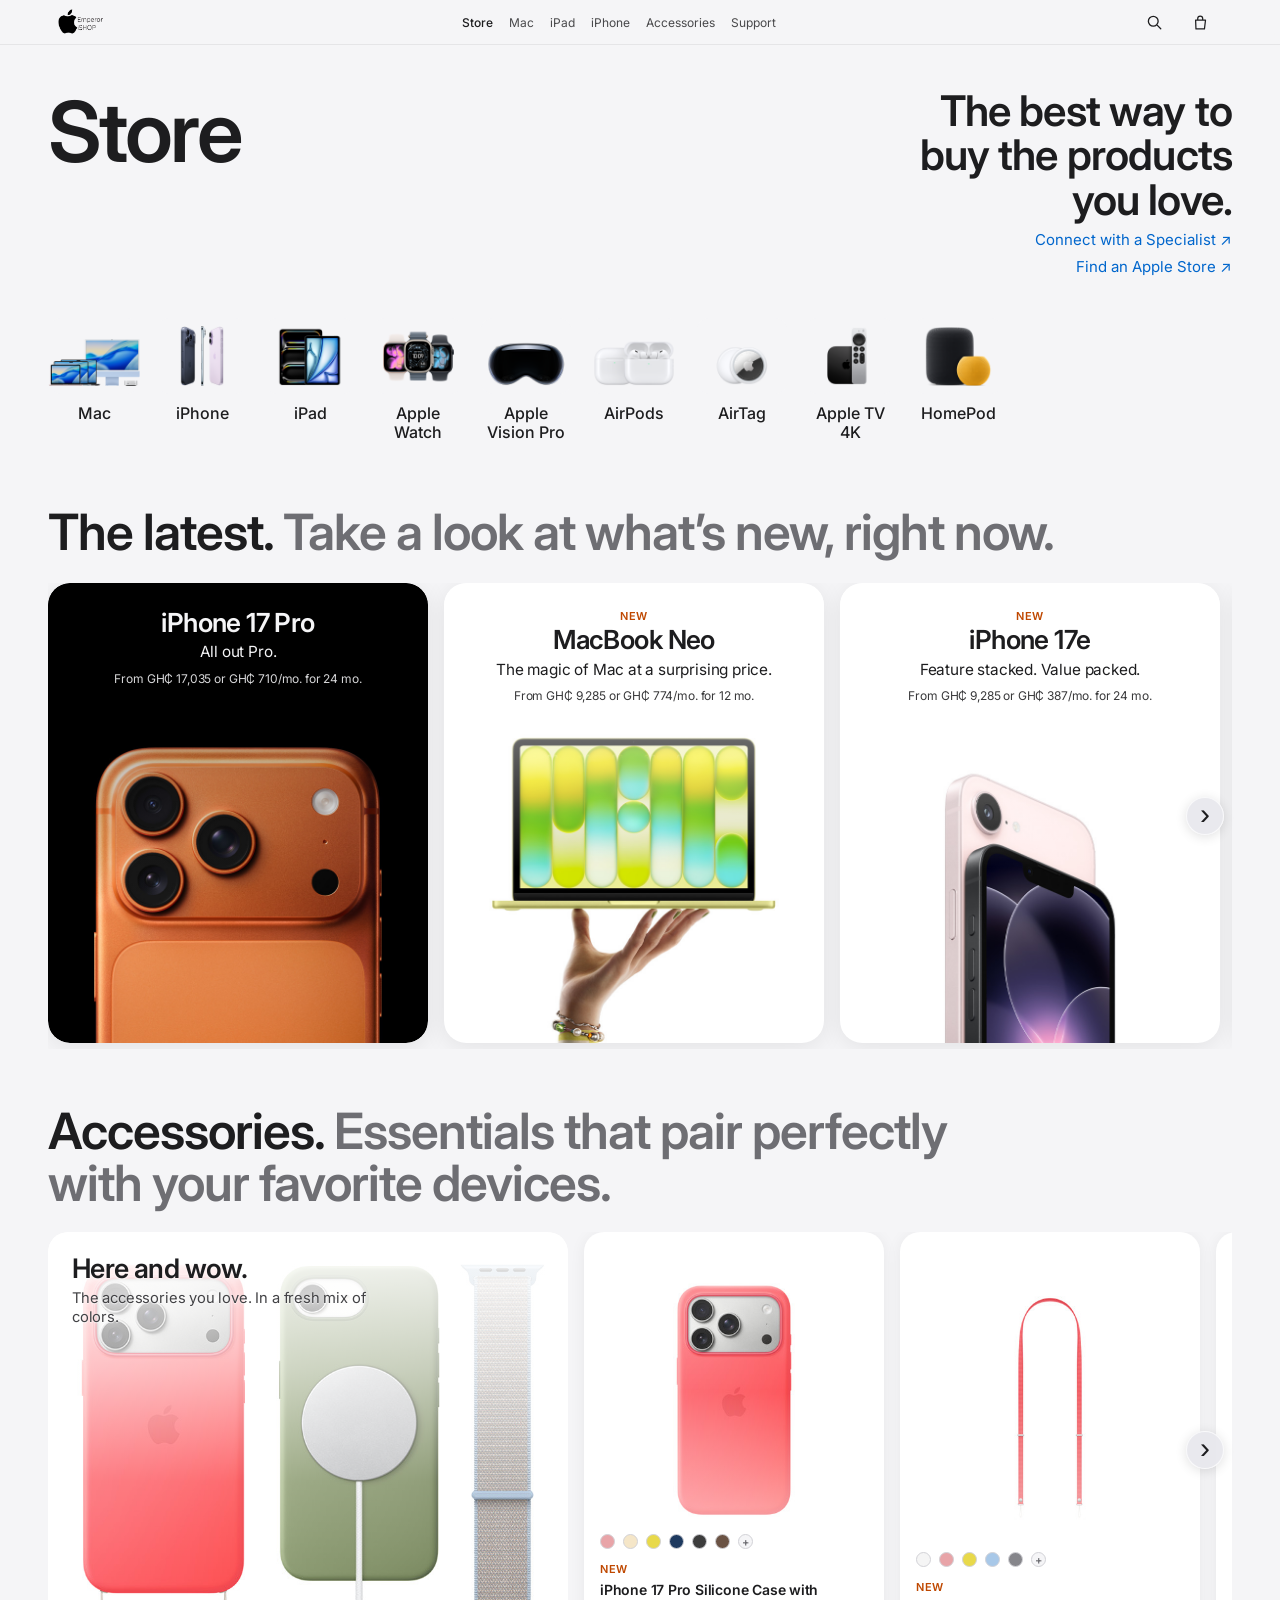
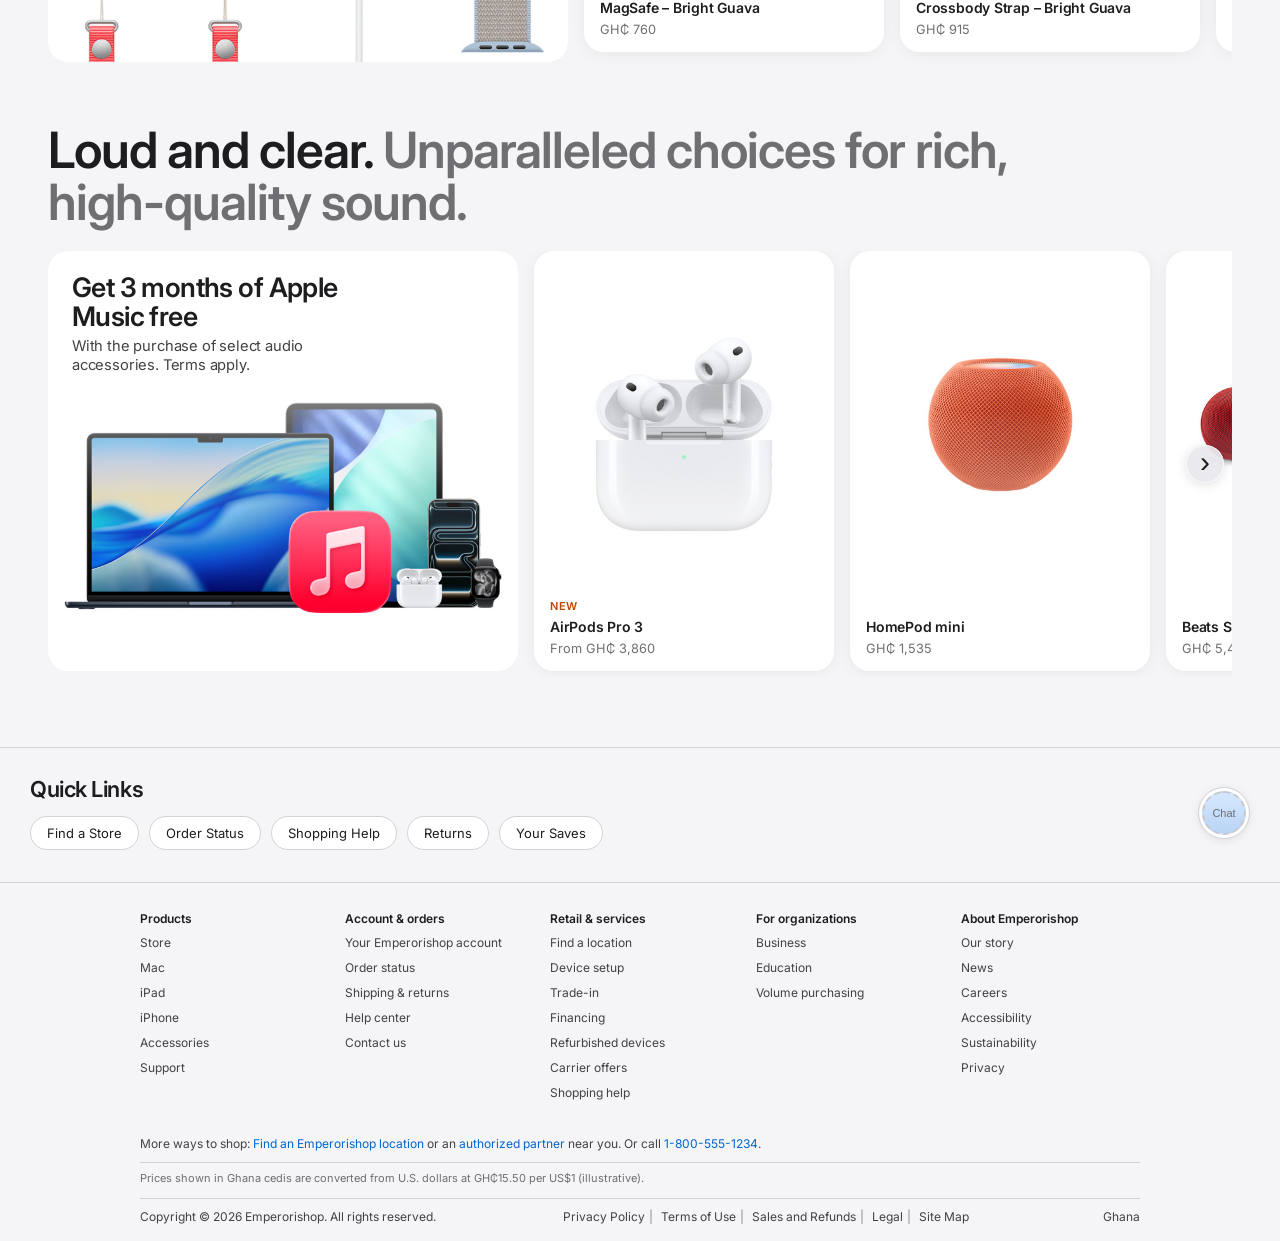
<file: store/index.html>
<!DOCTYPE html>
<html lang="en">
  <head>
    <meta charset="UTF-8" />
    <meta name="viewport" content="width=device-width, initial-scale=1.0" />
    <title>Store - Emperorishop</title>
    <link rel="preconnect" href="https://fonts.googleapis.com" />
    <link rel="preconnect" href="https://fonts.gstatic.com" crossorigin />
    <link
      href="https://fonts.googleapis.com/css2?family=Inter:wght@400;500;600;700&display=swap"
      rel="stylesheet"
    />
    <link rel="stylesheet" href="./store.css" />
    <link rel="stylesheet" href="../scroll-arrows.css" />
  </head>
  <body>
    <header class="top-nav">
      <div class="nav-wrap">
        <a href="../index.html" class="brand" aria-label="Emperorishop home">
          <img
            class="brand-logo"
            src="../images/emperorishop_logo.png"
            alt=""
            width="140"
            height="32"
            decoding="async"
          />
        </a>
        <nav class="menu" id="site-menu" aria-label="Main Navigation">
          <a href="./index.html">Store</a>
          <a href="../mac/">Mac</a>
          <a href="../ipad/">iPad</a>
          <a href="../iphone/">iPhone</a>
          <a href="../accessories/">Accessories</a>
          <a href="../support/">Support</a>
        </nav>
        <div class="nav-icons">
          <button class="nav-icon-btn" type="button" aria-label="Search">
            <svg class="nav-icon-svg" width="18" height="18" viewBox="0 0 24 24" aria-hidden="true">
              <circle cx="11" cy="11" r="6.5" fill="none" stroke="currentColor" stroke-width="1.75" />
              <path d="M16.5 16.5L21 21" fill="none" stroke="currentColor" stroke-width="1.75" stroke-linecap="round" />
            </svg>
          </button>
          <button class="nav-icon-btn" type="button" aria-label="Shopping bag">
            <svg class="nav-icon-svg" width="17" height="19" viewBox="0 0 24 24" aria-hidden="true">
              <path
                d="M6.5 8.5h14L19 21H7L6.5 8.5zM9.5 8.5V6.5a3.5 3.5 0 117 0v2"
                fill="none"
                stroke="currentColor"
                stroke-width="1.75"
                stroke-linecap="round"
                stroke-linejoin="round"
              />
            </svg>
          </button>
          <button
            class="nav-menu-toggle"
            type="button"
            aria-label="Menu"
            aria-expanded="false"
            aria-controls="site-menu"
          >
            <span class="nav-menu-bars" aria-hidden="true"></span>
          </button>
        </div>
      </div>
    </header>

    <main class="store-main">
      <section class="store-hero">
        <h1>Store</h1>
        <div class="store-hero-copy">
          <p>The best way to buy the products you love.</p>
          <a href="#">Connect with a Specialist ↗</a>
          <a href="#">Find an Apple Store ↗</a>
        </div>
      </section>

      <section class="category-strip" aria-label="Store Categories">
        <a href="../buymacbook/" class="category-item">
          <div class="category-image">
            <img src="./images/Mac%20image.png" alt="Mac" width="92" height="76" decoding="async" />
          </div>
          <h2>Mac</h2>
        </a>
        <a href="../buyiphone/" class="category-item">
          <div class="category-image">
            <img src="./images/iPhone%20image.png" alt="iPhone" width="92" height="76" decoding="async" />
          </div>
          <h2>iPhone</h2>
        </a>
        <a href="../buyipad/" class="category-item">
          <div class="category-image">
            <img src="./images/iPad%20image.png" alt="iPad" width="92" height="76" decoding="async" />
          </div>
          <h2>iPad</h2>
        </a>
        <article class="category-item">
          <div class="category-image">
            <img src="./images/Watch%20image.png" alt="Apple Watch" width="92" height="76" decoding="async" />
          </div>
          <h2>Apple Watch</h2>
        </article>
        <article class="category-item">
          <div class="category-image">
            <img src="./images/Vision%20image.png" alt="Apple Vision Pro" width="92" height="76" decoding="async" />
          </div>
          <h2>Apple Vision Pro</h2>
        </article>
        <article class="category-item">
          <div class="category-image">
            <img src="./images/AirPods%20image.png" alt="AirPods" width="92" height="76" decoding="async" />
          </div>
          <h2>AirPods</h2>
        </article>
        <article class="category-item">
          <div class="category-image">
            <img src="./images/AirTag%20image.png" alt="AirTag" width="92" height="76" decoding="async" />
          </div>
          <h2>AirTag</h2>
        </article>
        <article class="category-item">
          <div class="category-image">
            <img src="./images/Apple%20TV%20image.png" alt="Apple TV 4K" width="92" height="76" decoding="async" />
          </div>
          <h2>Apple TV 4K</h2>
        </article>
        <article class="category-item">
          <div class="category-image">
            <img src="./images/HomePod%20image.png" alt="HomePod" width="92" height="76" decoding="async" />
          </div>
          <h2>HomePod</h2>
        </article>
      </section>

      <section class="latest">
        <h3>The latest. <span>Take a look at what’s new, right now.</span></h3>
        <div class="latest-cards">
          <article class="latest-card latest-card-dark">
            <a href="../buyiphone/" class="latest-card-stage">
              <div class="latest-card-media">
                <img
                  class="latest-card-photo"
                  src="./images/iPhone%2017%20Pro%20image.jpeg"
                  alt="iPhone 17 Pro"
                  width="380"
                  height="520"
                  decoding="async"
                />
              </div>
              <div class="latest-card-overlay">
                <div class="card-copy">
                  <h4>iPhone 17 Pro</h4>
                  <p>All out Pro.</p>
                  <p class="price">From GH₵&nbsp;17,035 or GH₵&nbsp;710/mo. for 24 mo.</p>
                </div>
              </div>
            </a>
          </article>

          <article class="latest-card">
            <a href="../buymacbook/" class="latest-card-stage">
              <div class="latest-card-media">
                <img
                  class="latest-card-photo"
                  src="./images/MacBook%20Neo%20image.jpeg"
                  alt="MacBook Neo"
                  width="380"
                  height="520"
                  decoding="async"
                />
              </div>
              <div class="latest-card-overlay">
                <div class="card-copy">
                  <p class="eyebrow">New</p>
                  <h4>MacBook Neo</h4>
                  <p>The magic of Mac at a surprising price.</p>
                  <p class="price">From GH₵&nbsp;9,285 or GH₵&nbsp;774/mo. for 12 mo.</p>
                </div>
              </div>
            </a>
          </article>

          <article class="latest-card">
            <a href="../buyiphone/" class="latest-card-stage">
              <div class="latest-card-media">
                <img
                  class="latest-card-photo"
                  src="./images/iPhone%2017e%20image.jpeg"
                  alt="iPhone 17e"
                  width="380"
                  height="520"
                  decoding="async"
                />
              </div>
              <div class="latest-card-overlay">
                <div class="card-copy">
                  <p class="eyebrow">New</p>
                  <h4>iPhone 17e</h4>
                  <p>Feature stacked. Value packed.</p>
                  <p class="price">From GH₵&nbsp;9,285 or GH₵&nbsp;387/mo. for 24 mo.</p>
                </div>
              </div>
            </a>
          </article>

          <article class="latest-card">
            <div class="latest-card-stage">
              <div class="latest-card-media">
                <img
                  class="latest-card-photo"
                  src="./images/AirPods%20Max%202%20image.jpeg"
                  alt="AirPods Max 2"
                  width="380"
                  height="520"
                  decoding="async"
                />
              </div>
              <div class="latest-card-overlay">
                <div class="card-copy">
                  <p class="eyebrow">New</p>
                  <h4>AirPods Max 2</h4>
                  <p>New intelligent features. More immersive listening.</p>
                  <p class="price">From GH₵&nbsp;8,510 or GH₵&nbsp;1,418/mo. for 6 mo.</p>
                </div>
              </div>
            </div>
          </article>

          <article class="latest-card latest-card-dark">
            <a href="../buymacbook/" class="latest-card-stage">
              <div class="latest-card-media">
                <img
                  class="latest-card-photo"
                  src="./images/MacBook%20Pro%20image.jpeg"
                  alt="MacBook Pro"
                  width="380"
                  height="520"
                  decoding="async"
                />
              </div>
              <div class="latest-card-overlay">
                <div class="card-copy">
                  <p class="eyebrow">New</p>
                  <h4>MacBook Pro</h4>
                  <p>Now with M5, M5 Pro, and M5 Max.</p>
                  <p class="price">From GH₵&nbsp;26,335 or GH₵&nbsp;2,194/mo. for 12 mo.</p>
                </div>
              </div>
            </a>
          </article>

          <article class="latest-card latest-card-tint">
            <a href="../buymacbook/" class="latest-card-stage">
              <div class="latest-card-media">
                <img
                  class="latest-card-photo"
                  src="./images/MacBook%20Air%20image.jpeg"
                  alt="MacBook Air"
                  width="380"
                  height="520"
                  decoding="async"
                />
              </div>
              <div class="latest-card-overlay">
                <div class="card-copy">
                  <p class="eyebrow">New</p>
                  <h4>MacBook Air</h4>
                  <p>Now supercharged by M5.</p>
                  <p class="price">From GH₵&nbsp;17,035 or GH₵&nbsp;1,419/mo. for 12 mo.</p>
                </div>
              </div>
            </a>
          </article>

          <article class="latest-card">
            <a href="../buyipad/" class="latest-card-stage">
              <div class="latest-card-media">
                <img
                  class="latest-card-photo"
                  src="./images/iPad%20Air%20image.jpeg"
                  alt="iPad Air"
                  width="380"
                  height="520"
                  decoding="async"
                />
              </div>
              <div class="latest-card-overlay">
                <div class="card-copy">
                  <p class="eyebrow">New</p>
                  <h4>iPad Air</h4>
                  <p>Now supercharged by M4.</p>
                  <p class="price">From GH₵&nbsp;9,285 or GH₵&nbsp;774/mo. for 12 mo.</p>
                </div>
              </div>
            </a>
          </article>
        </div>
      </section>

      <section class="store-section" aria-label="Accessories">
        <h3 class="store-section-heading">
          Accessories. <span>Essentials that pair perfectly with your favorite devices.</span>
        </h3>
        <div class="store-rail store-rail--accessories-tiles">
          <article class="store-feature-card">
            <div class="store-tile-stage store-tile-stage--promo">
              <div class="store-tile-media">
                <img
                  class="store-tile-photo"
                  src="./images/Cases%20%26%20bands%20image.jpeg"
                  alt="Cases and bands"
                  width="520"
                  height="480"
                  decoding="async"
                />
              </div>
              <div class="store-tile-overlay store-tile-overlay--promo">
                <div class="store-feature-copy">
                  <h4>Here and wow.</h4>
                  <p>The accessories you love. In a fresh mix of colors.</p>
                </div>
              </div>
            </div>
          </article>

          <article class="store-product-card">
            <div class="store-tile-stage store-tile-stage--product">
              <div class="store-tile-media">
                <img
                  class="store-tile-photo"
                  src="./images/Case%20product.jpeg"
                  alt="iPhone 17 Pro Silicone Case with MagSafe"
                  width="300"
                  height="420"
                  decoding="async"
                />
              </div>
              <div class="store-tile-overlay store-tile-overlay--product">
                <div class="store-swatches" aria-hidden="true">
                  <span class="swatch" style="background:#e8a4a8"></span>
                  <span class="swatch" style="background:#f5e6c8"></span>
                  <span class="swatch" style="background:#e8d94a"></span>
                  <span class="swatch" style="background:#1e3a5f"></span>
                  <span class="swatch" style="background:#3d3d3d"></span>
                  <span class="swatch" style="background:#6b5344"></span>
                  <span class="swatch swatch-more">+</span>
                </div>
                <span class="store-product-badge">New</span>
                <h5 class="store-product-title">
                  iPhone 17 Pro Silicone Case with MagSafe – Bright Guava
                </h5>
                <p class="store-product-price">GH₵&nbsp;760</p>
              </div>
            </div>
          </article>

          <article class="store-product-card">
            <div class="store-tile-stage store-tile-stage--product">
              <div class="store-tile-media">
                <img
                  class="store-tile-photo"
                  src="./images/Strap%20product.jpeg"
                  alt="Crossbody Strap"
                  width="300"
                  height="420"
                  decoding="async"
                />
              </div>
              <div class="store-tile-overlay store-tile-overlay--product">
                <div class="store-swatches" aria-hidden="true">
                  <span class="swatch" style="background:#f5f5f5"></span>
                  <span class="swatch" style="background:#e8a4a8"></span>
                  <span class="swatch" style="background:#e8d94a"></span>
                  <span class="swatch" style="background:#a8c8e8"></span>
                  <span class="swatch" style="background:#86868b"></span>
                  <span class="swatch swatch-more">+</span>
                </div>
                <span class="store-product-badge">New</span>
                <h5 class="store-product-title">Crossbody Strap – Bright Guava</h5>
                <p class="store-product-price">GH₵&nbsp;915</p>
              </div>
            </div>
          </article>

          <article class="store-product-card">
            <div class="store-tile-stage store-tile-stage--product">
              <div class="store-tile-media">
                <img
                  class="store-tile-photo"
                  src="./images/MagSafe%20charger%20placeholder.jpeg"
                  alt="MagSafe Charger (1 m)"
                  width="300"
                  height="420"
                  decoding="async"
                />
              </div>
              <div class="store-tile-overlay store-tile-overlay--product">
                <h5 class="store-product-title">MagSafe Charger (1 m)</h5>
                <p class="store-product-price">GH₵&nbsp;605</p>
              </div>
            </div>
          </article>
        </div>
      </section>

      <section class="store-section" aria-label="Audio">
        <h3 class="store-section-heading">
          Loud and clear. <span>Unparalleled choices for rich, high-quality sound.</span>
        </h3>
        <div class="store-rail store-rail--accessories-tiles store-rail--audio-tiles">
          <article class="store-feature-card store-feature-card--compact">
            <div class="store-tile-stage store-tile-stage--promo">
              <div class="store-tile-media">
                <img
                  class="store-tile-photo"
                  src="./images/Audio%20promo%20image.jpeg"
                  alt="Audio accessories promotion"
                  width="480"
                  height="420"
                  decoding="async"
                />
              </div>
              <div class="store-tile-overlay store-tile-overlay--promo">
                <div class="store-feature-copy">
                  <h4>Get 3 months of Apple Music free</h4>
                  <p>With the purchase of select audio accessories. Terms apply.</p>
                </div>
              </div>
            </div>
          </article>

          <article class="store-product-card">
            <div class="store-tile-stage store-tile-stage--product">
              <div class="store-tile-media">
                <img
                  class="store-tile-photo"
                  src="./images/AirPods%20Pro%20image.jpeg"
                  alt="AirPods Pro 3"
                  width="300"
                  height="420"
                  decoding="async"
                />
              </div>
              <div class="store-tile-overlay store-tile-overlay--product">
                <span class="store-product-badge">New</span>
                <h5 class="store-product-title">AirPods Pro 3</h5>
                <p class="store-product-price">From GH₵&nbsp;3,860</p>
              </div>
            </div>
          </article>

          <article class="store-product-card">
            <div class="store-tile-stage store-tile-stage--product">
              <div class="store-tile-media">
                <img
                  class="store-tile-photo"
                  src="./images/HomePod%20mini%20.jpeg"
                  alt="HomePod mini"
                  width="300"
                  height="420"
                  decoding="async"
                />
              </div>
              <div class="store-tile-overlay store-tile-overlay--product">
                <h5 class="store-product-title">HomePod mini</h5>
                <p class="store-product-price">GH₵&nbsp;1,535</p>
              </div>
            </div>
          </article>

          <article class="store-product-card">
            <div class="store-tile-stage store-tile-stage--product">
              <div class="store-tile-media">
                <img
                  class="store-tile-photo"
                  src="./images/Beats.jpeg"
                  alt="Beats Studio Pro"
                  width="300"
                  height="420"
                  decoding="async"
                />
              </div>
              <div class="store-tile-overlay store-tile-overlay--product">
                <h5 class="store-product-title">Beats Studio Pro</h5>
                <p class="store-product-price">GH₵&nbsp;5,425</p>
              </div>
            </div>
          </article>
        </div>
      </section>
    </main>

    <section class="quick-links-band" aria-label="Quick Links">
      <div class="quick-links-inner">
        <div class="quick-links-row">
          <div class="quick-links-left">
            <h2 class="quick-links-title">Quick Links</h2>
            <div class="quick-links-pills">
              <a href="#">Find a Store</a>
              <a href="#">Order Status</a>
              <a href="#">Shopping Help</a>
              <a href="#">Returns</a>
              <a href="#">Your Saves</a>
            </div>
          </div>
          <button type="button" class="quick-links-fab" aria-label="Chat with a specialist">
            <span class="quick-links-avatar placeholder">Chat</span>
          </button>
        </div>
      </div>
    </section>

    <footer class="site-footer">
      <div class="footer-wrap">
        <div class="footer-links-grid">
          <div class="footer-col">
            <h4>Products</h4>
            <a href="./index.html">Store</a>
            <a href="../mac/">Mac</a>
            <a href="../ipad/">iPad</a>
            <a href="../iphone/">iPhone</a>
            <a href="../accessories/">Accessories</a>
            <a href="../support/">Support</a>
          </div>

          <div class="footer-col">
            <h4>Account &amp; orders</h4>
            <a href="#">Your Emperorishop account</a>
            <a href="#">Order status</a>
            <a href="#">Shipping &amp; returns</a>
            <a href="#">Help center</a>
            <a href="#">Contact us</a>
          </div>

          <div class="footer-col">
            <h4>Retail &amp; services</h4>
            <a href="#">Find a location</a>
            <a href="#">Device setup</a>
            <a href="#">Trade-in</a>
            <a href="#">Financing</a>
            <a href="#">Refurbished devices</a>
            <a href="#">Carrier offers</a>
            <a href="#">Shopping help</a>
          </div>

          <div class="footer-col">
            <h4>For organizations</h4>
            <a href="#">Business</a>
            <a href="#">Education</a>
            <a href="#">Volume purchasing</a>
          </div>

          <div class="footer-col">
            <h4>About Emperorishop</h4>
            <a href="#">Our story</a>
            <a href="#">News</a>
            <a href="#">Careers</a>
            <a href="#">Accessibility</a>
            <a href="#">Sustainability</a>
            <a href="#">Privacy</a>
          </div>
        </div>

        <div class="footer-shop-note">
          More ways to shop: <a href="#">Find an Emperorishop location</a> or an
          <a href="#">authorized partner</a> near you. Or call
          <a href="tel:+18005551234">1-800-555-1234</a>.
        </div>
        <p class="footer-pricing-note">
          Prices shown in Ghana cedis are converted from U.S. dollars at GH₵15.50 per US$1 (illustrative).
        </p>

        <div class="footer-legal">
          <p>Copyright © 2026 Emperorishop. All rights reserved.</p>
          <div class="footer-legal-links">
            <a href="#">Privacy Policy</a>
            <a href="#">Terms of Use</a>
            <a href="#">Sales and Refunds</a>
            <a href="#">Legal</a>
            <a href="#">Site Map</a>
          </div>
          <span>Ghana</span>
        </div>
      </div>
    </footer>
    <script src="../nav.js" defer></script>
    <script src="../scroll-arrows.js" defer></script>
  </body>
</html>
</file>
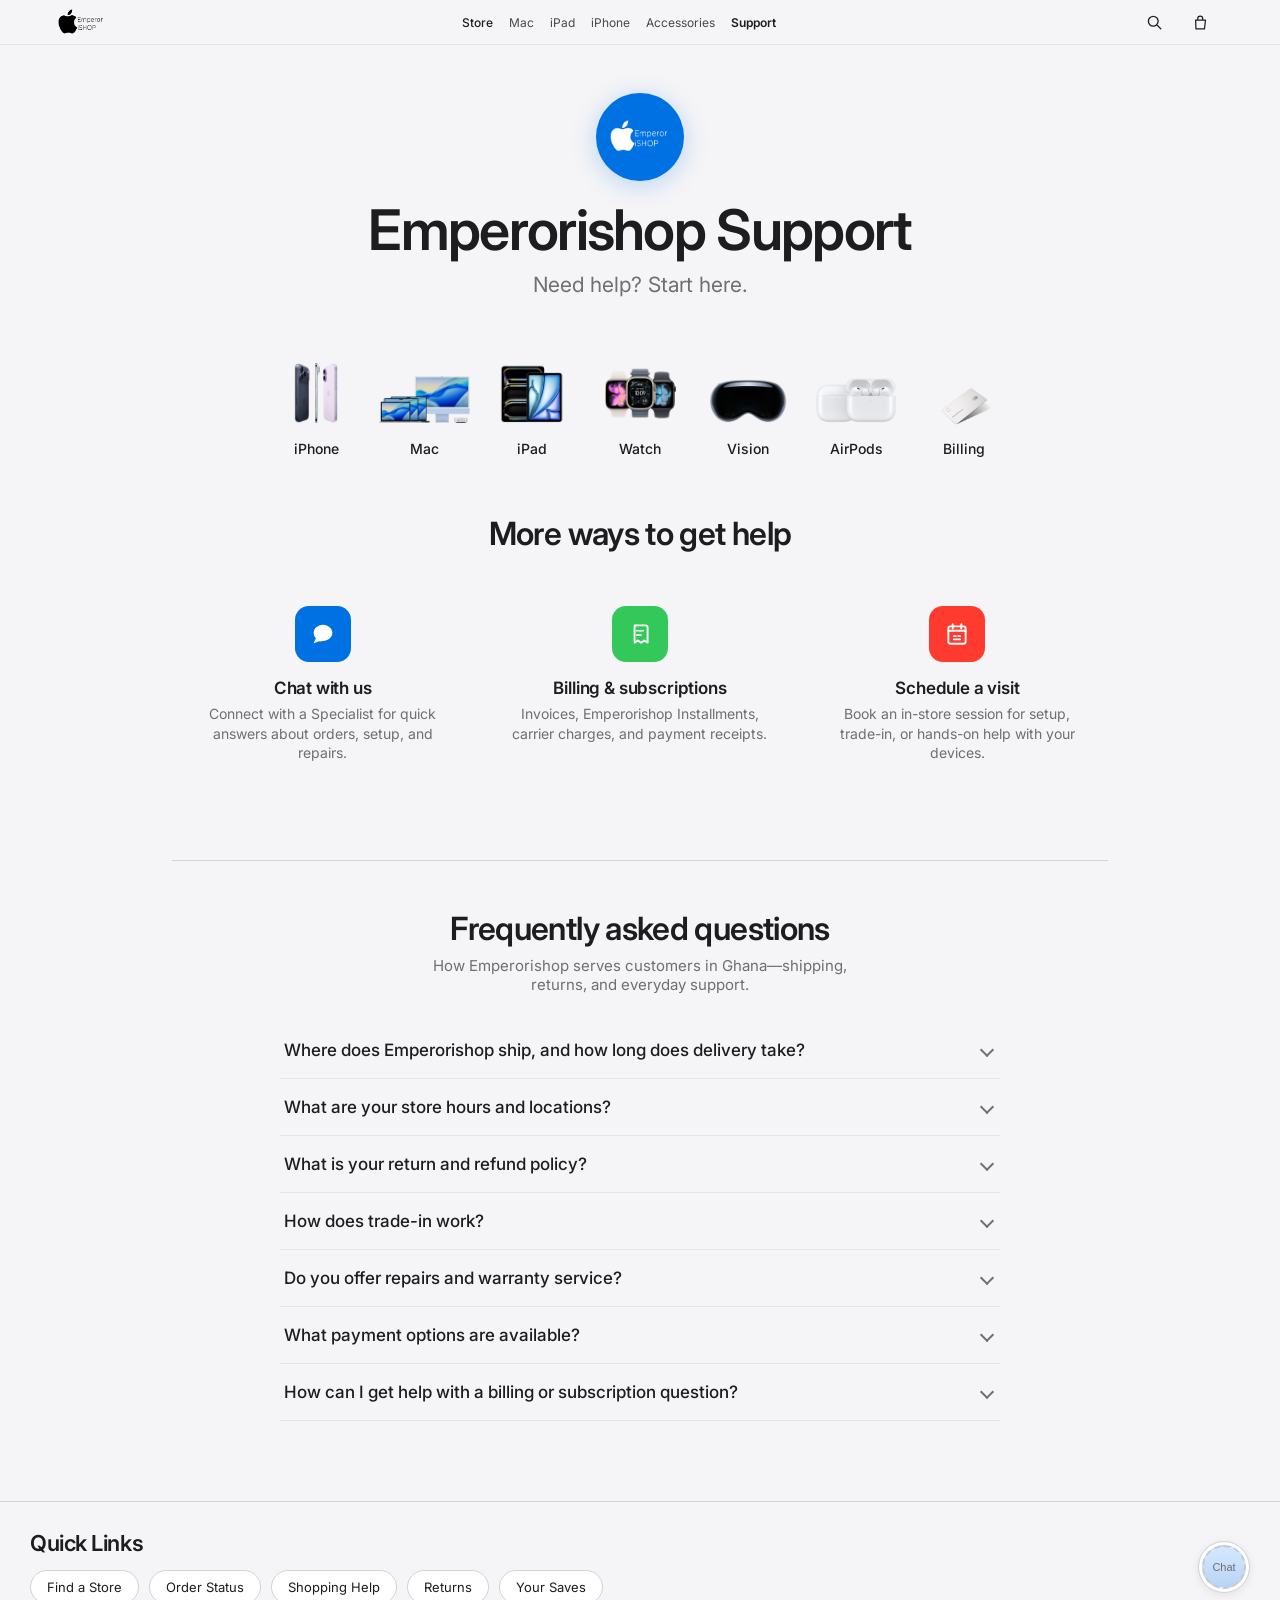
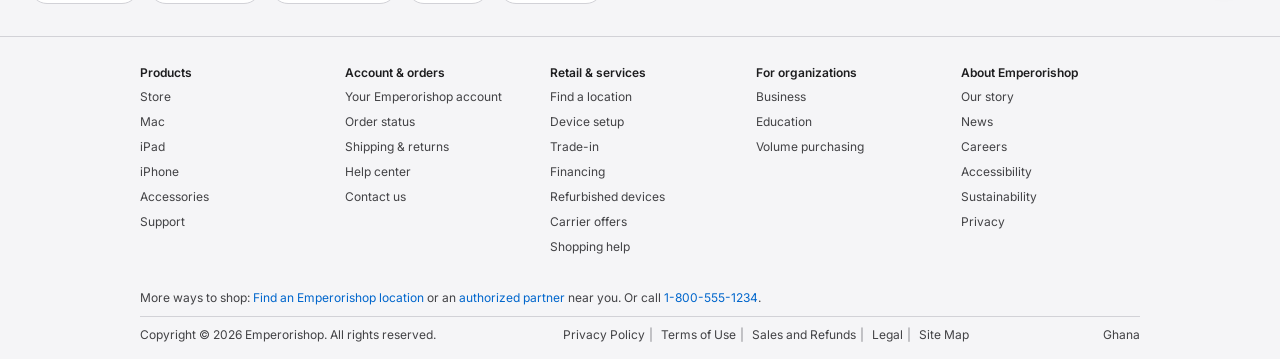
<file: support/index.html>
<!DOCTYPE html>
<html lang="en">
  <head>
    <meta charset="UTF-8" />
    <meta name="viewport" content="width=device-width, initial-scale=1.0" />
    <title>Support - Emperorishop</title>
    <link rel="preconnect" href="https://fonts.googleapis.com" />
    <link rel="preconnect" href="https://fonts.gstatic.com" crossorigin />
    <link
      href="https://fonts.googleapis.com/css2?family=Inter:wght@400;500;600;700&display=swap"
      rel="stylesheet"
    />
    <link rel="stylesheet" href="../store/store.css" />
    <link rel="stylesheet" href="./support.css" />
    <link rel="stylesheet" href="../scroll-arrows.css" />
  </head>
  <body>
    <header class="top-nav">
      <div class="nav-wrap">
        <a href="../index.html" class="brand" aria-label="Emperorishop home">
          <img
            class="brand-logo"
            src="../images/emperorishop_logo.png"
            alt=""
            width="140"
            height="32"
            decoding="async"
          />
        </a>
        <nav class="menu" id="site-menu" aria-label="Main Navigation">
          <a href="../store/">Store</a>
          <a href="../mac/">Mac</a>
          <a href="../ipad/">iPad</a>
          <a href="../iphone/">iPhone</a>
          <a href="../accessories/">Accessories</a>
          <a href="./index.html" class="is-active" aria-current="page">Support</a>
        </nav>
        <div class="nav-icons">
          <button class="nav-icon-btn" type="button" aria-label="Search">
            <svg class="nav-icon-svg" width="18" height="18" viewBox="0 0 24 24" aria-hidden="true">
              <circle cx="11" cy="11" r="6.5" fill="none" stroke="currentColor" stroke-width="1.75" />
              <path d="M16.5 16.5L21 21" fill="none" stroke="currentColor" stroke-width="1.75" stroke-linecap="round" />
            </svg>
          </button>
          <button class="nav-icon-btn" type="button" aria-label="Shopping bag">
            <svg class="nav-icon-svg" width="17" height="19" viewBox="0 0 24 24" aria-hidden="true">
              <path
                d="M6.5 8.5h14L19 21H7L6.5 8.5zM9.5 8.5V6.5a3.5 3.5 0 117 0v2"
                fill="none"
                stroke="currentColor"
                stroke-width="1.75"
                stroke-linecap="round"
                stroke-linejoin="round"
              />
            </svg>
          </button>
          <button
            class="nav-menu-toggle"
            type="button"
            aria-label="Menu"
            aria-expanded="false"
            aria-controls="site-menu"
          >
            <span class="nav-menu-bars" aria-hidden="true"></span>
          </button>
        </div>
      </div>
    </header>

    <main class="support-main">
      <header class="support-hero">
        <div class="support-hero-mark" aria-hidden="true">
          <img src="../images/emperorishop_logo.png" alt="" width="140" height="40" decoding="async" />
        </div>
        <h1>Emperorishop Support</h1>
        <p>Need help? Start here.</p>
      </header>

      <section class="category-strip support-lineup" aria-label="Product support topics">
        <a href="../iphone/" class="category-item">
          <div class="category-image">
            <img
              src="../store/images/iPhone%20image.png"
              alt=""
              width="92"
              height="76"
              decoding="async"
            />
          </div>
          <h2>iPhone</h2>
        </a>
        <a href="../mac/" class="category-item">
          <div class="category-image">
            <img src="../store/images/Mac%20image.png" alt="" width="92" height="76" decoding="async" />
          </div>
          <h2>Mac</h2>
        </a>
        <a href="../ipad/" class="category-item">
          <div class="category-image">
            <img src="../store/images/iPad%20image.png" alt="" width="92" height="76" decoding="async" />
          </div>
          <h2>iPad</h2>
        </a>
        <a href="#" class="category-item">
          <div class="category-image">
            <img src="../store/images/Watch%20image.png" alt="" width="92" height="76" decoding="async" />
          </div>
          <h2>Watch</h2>
        </a>
        <a href="#" class="category-item">
          <div class="category-image">
            <img src="../store/images/Vision%20image.png" alt="" width="92" height="76" decoding="async" />
          </div>
          <h2>Vision</h2>
        </a>
        <a href="#" class="category-item">
          <div class="category-image">
            <img src="../store/images/AirPods%20image.png" alt="" width="92" height="76" decoding="async" />
          </div>
          <h2>AirPods</h2>
        </a>
        <a href="#support-faq" class="category-item">
          <div class="category-image">
            <img
              src="../images/Card%20image.jpg"
              alt=""
              width="92"
              height="76"
              decoding="async"
            />
          </div>
          <h2>Billing</h2>
        </a>
      </section>

      <section class="support-topics" aria-labelledby="support-topics-heading">
        <h2 id="support-topics-heading" class="support-topics-heading">More ways to get help</h2>
        <div class="support-topics-grid">
          <a href="#" class="support-topic-card">
            <div class="support-topic-icon support-topic-icon--chat" aria-hidden="true">
              <svg width="28" height="28" viewBox="0 0 24 24" fill="none" xmlns="http://www.w3.org/2000/svg">
                <path
                  d="M12 4C7.58 4 4 7.13 4 11c0 1.8.72 3.45 1.9 4.7L4 20l4.55-1.75A7.9 7.9 0 0012 18c4.42 0 8-3.13 8-7s-3.58-7-8-7z"
                  fill="currentColor"
                />
                <circle cx="9" cy="11" r="1.2" fill="#fff" />
                <circle cx="12" cy="11" r="1.2" fill="#fff" />
                <circle cx="15" cy="11" r="1.2" fill="#fff" />
              </svg>
            </div>
            <h3>Chat with us</h3>
            <p>Connect with a Specialist for quick answers about orders, setup, and repairs.</p>
          </a>
          <a href="#support-faq" class="support-topic-card">
            <div class="support-topic-icon support-topic-icon--billing" aria-hidden="true">
              <svg width="26" height="26" viewBox="0 0 24 24" fill="none" xmlns="http://www.w3.org/2000/svg">
                <path
                  d="M7 4h10a2 2 0 012 2v14l-3-2-3 2-3-2-3 2V6a2 2 0 012-2z"
                  stroke="currentColor"
                  stroke-width="1.75"
                  stroke-linejoin="round"
                  fill="none"
                />
                <path d="M9 9h6M9 13h4" stroke="currentColor" stroke-width="1.5" stroke-linecap="round" />
              </svg>
            </div>
            <h3>Billing &amp; subscriptions</h3>
            <p>Invoices, Emperorishop Installments, carrier charges, and payment receipts.</p>
          </a>
          <a href="#" class="support-topic-card">
            <div class="support-topic-icon support-topic-icon--schedule" aria-hidden="true">
              <svg width="26" height="26" viewBox="0 0 24 24" fill="none" xmlns="http://www.w3.org/2000/svg">
                <rect x="4" y="5" width="16" height="16" rx="2" stroke="currentColor" stroke-width="1.75" />
                <path d="M4 9h16M8 3v4M16 3v4" stroke="currentColor" stroke-width="1.75" stroke-linecap="round" />
                <path
                  d="M9 14h2M13 14h2M9 17h6"
                  stroke="currentColor"
                  stroke-width="1.5"
                  stroke-linecap="round"
                />
              </svg>
            </div>
            <h3>Schedule a visit</h3>
            <p>Book an in-store session for setup, trade-in, or hands-on help with your devices.</p>
          </a>
        </div>
      </section>

      <section class="support-faq" id="support-faq" aria-labelledby="support-faq-heading">
        <h2 id="support-faq-heading" class="support-faq-heading">Frequently asked questions</h2>
        <p class="support-faq-intro">
          How Emperorishop serves customers in Ghana—shipping, returns, and everyday support.
        </p>
        <div class="support-faq-list">
          <details class="support-faq-item">
            <summary>Where does Emperorishop ship, and how long does delivery take?</summary>
            <div class="support-faq-answer">
              <p>
                We ship to addresses across Ghana. In-stock items typically leave our warehouse within 1–2 business
                days; delivery time depends on your region and courier. You will receive tracking details by email or SMS
                when your order ships.
              </p>
            </div>
          </details>
          <details class="support-faq-item">
            <summary>What are your store hours and locations?</summary>
            <div class="support-faq-answer">
              <p>
                Hours vary by location. Use “Find an Emperorishop location” in the footer to see current opening times,
                public holiday closures, and whether appointments are required for certain services.
              </p>
            </div>
          </details>
          <details class="support-faq-item">
            <summary>What is your return and refund policy?</summary>
            <div class="support-faq-answer">
              <p>
                Most new, unopened products can be returned within 14 days of delivery for a refund or exchange, subject
                to our Terms of Sale. Opened items may qualify when there is a verified defect or an error on our part.
                Bring your proof of purchase and original packaging when returning in store.
              </p>
            </div>
          </details>
          <details class="support-faq-item">
            <summary>How does trade-in work?</summary>
            <div class="support-faq-answer">
              <p>
                Trade-in estimates are based on device model, condition, and function. Credit can be applied toward a new
                purchase at checkout or in store. We may adjust the final value after inspection. See the trade-in page
                for eligible devices and current promotions.
              </p>
            </div>
          </details>
          <details class="support-faq-item">
            <summary>Do you offer repairs and warranty service?</summary>
            <div class="support-faq-answer">
              <p>
                Yes. We perform in-warranty repairs through authorized channels and can help diagnose out-of-warranty
                options. Have your serial number and purchase details ready when you contact support or visit a
                location.
              </p>
            </div>
          </details>
          <details class="support-faq-item">
            <summary>What payment options are available?</summary>
            <div class="support-faq-answer">
              <p>
                We accept major cards, mobile money where supported, and Emperorishop Installments on qualifying orders.
                Carrier financing may be available for eligible phone purchases—terms are shown at checkout.
              </p>
            </div>
          </details>
          <details class="support-faq-item">
            <summary>How can I get help with a billing or subscription question?</summary>
            <div class="support-faq-answer">
              <p>
                For order receipts, duplicate invoices, or unexpected charges, contact us with your order number. For
                subscription services billed through Emperorishop, we can explain renewal dates, cancellations, and
                refunds according to the provider’s rules.
              </p>
            </div>
          </details>
        </div>
      </section>
    </main>

    <section class="quick-links-band" aria-label="Quick Links">
      <div class="quick-links-inner">
        <div class="quick-links-row">
          <div class="quick-links-left">
            <h2 class="quick-links-title">Quick Links</h2>
            <div class="quick-links-pills">
              <a href="#">Find a Store</a>
              <a href="#">Order Status</a>
              <a href="#">Shopping Help</a>
              <a href="#">Returns</a>
              <a href="#">Your Saves</a>
            </div>
          </div>
          <button type="button" class="quick-links-fab" aria-label="Chat with a specialist">
            <span class="quick-links-avatar placeholder">Chat</span>
          </button>
        </div>
      </div>
    </section>

    <footer class="site-footer">
      <div class="footer-wrap">
        <div class="footer-links-grid">
          <div class="footer-col">
            <h4>Products</h4>
            <a href="../store/">Store</a>
            <a href="../mac/">Mac</a>
            <a href="../ipad/">iPad</a>
            <a href="../iphone/">iPhone</a>
            <a href="../accessories/">Accessories</a>
            <a href="./index.html" aria-current="page">Support</a>
          </div>

          <div class="footer-col">
            <h4>Account &amp; orders</h4>
            <a href="#">Your Emperorishop account</a>
            <a href="#">Order status</a>
            <a href="#">Shipping &amp; returns</a>
            <a href="#">Help center</a>
            <a href="#">Contact us</a>
          </div>

          <div class="footer-col">
            <h4>Retail &amp; services</h4>
            <a href="#">Find a location</a>
            <a href="#">Device setup</a>
            <a href="#">Trade-in</a>
            <a href="#">Financing</a>
            <a href="#">Refurbished devices</a>
            <a href="#">Carrier offers</a>
            <a href="#">Shopping help</a>
          </div>

          <div class="footer-col">
            <h4>For organizations</h4>
            <a href="#">Business</a>
            <a href="#">Education</a>
            <a href="#">Volume purchasing</a>
          </div>

          <div class="footer-col">
            <h4>About Emperorishop</h4>
            <a href="#">Our story</a>
            <a href="#">News</a>
            <a href="#">Careers</a>
            <a href="#">Accessibility</a>
            <a href="#">Sustainability</a>
            <a href="#">Privacy</a>
          </div>
        </div>

        <div class="footer-shop-note">
          More ways to shop: <a href="#">Find an Emperorishop location</a> or an
          <a href="#">authorized partner</a> near you. Or call
          <a href="tel:+18005551234">1-800-555-1234</a>.
        </div>

        <div class="footer-legal">
          <p>Copyright © 2026 Emperorishop. All rights reserved.</p>
          <div class="footer-legal-links">
            <a href="#">Privacy Policy</a>
            <a href="#">Terms of Use</a>
            <a href="#">Sales and Refunds</a>
            <a href="#">Legal</a>
            <a href="#">Site Map</a>
          </div>
          <span>Ghana</span>
        </div>
      </div>
    </footer>
    <script src="../nav.js" defer></script>
    <script src="../scroll-arrows.js" defer></script>
  </body>
</html>
</file>
<file: styles.css>
* {
  box-sizing: border-box;
  margin: 0;
  padding: 0;
}

:root {
  --bg: #f5f5f7;
  --text: #1d1d1f;
  --muted: #424245;
  --blue: #0071e3;
  --blue-dark: #0059b3;
  --border-blue: #0071e3;
}

body {
  font-family:
    -apple-system,
    BlinkMacSystemFont,
    "SF Pro Text",
    "SF Pro Display",
    system-ui,
    "Inter",
    "Segoe UI",
    sans-serif;
  background: var(--bg);
  color: var(--text);
  min-height: 100vh;
  -webkit-font-smoothing: antialiased;
  -moz-osx-font-smoothing: grayscale;
  overflow-x: hidden;
}

main {
  overflow-x: hidden;
  max-width: 100vw;
}

.top-nav {
  background: rgba(245, 245, 247, 0.84);
  backdrop-filter: saturate(180%) blur(18px);
  -webkit-backdrop-filter: saturate(180%) blur(18px);
  border-bottom: 1px solid rgba(0, 0, 0, 0.07);
  position: sticky;
  top: 0;
  z-index: 10;
}

.top-nav-apple {
  background: rgba(255, 255, 255, 0.72);
  border-bottom: 1px solid rgba(0, 0, 0, 0.06);
}

.top-nav-apple .menu a {
  color: rgba(29, 29, 31, 0.82);
}

.top-nav-apple .menu a:hover {
  color: #1d1d1f;
}

.top-nav-apple .nav-icons button {
  color: rgba(29, 29, 31, 0.82);
}

.top-nav-apple .brand {
  color: rgba(29, 29, 31, 0.92);
}

.nav-wrap {
  max-width: 1200px;
  margin: 0 auto;
  height: 44px;
  display: flex;
  align-items: center;
  justify-content: space-between;
  padding: 0 18px;
  gap: 14px;
}

.brand {
  color: #111;
  text-decoration: none;
  font-size: 14px;
  font-weight: 600;
  letter-spacing: -0.02em;
  white-space: nowrap;
  display: inline-flex;
  align-items: center;
  line-height: 0;
}

.brand-logo {
  display: block;
  height: 27px;
  width: auto;
  max-width: min(210px, 48vw);
}

.menu {
  display: flex;
  align-items: center;
  gap: 16px;
  overflow-x: auto;
  scrollbar-width: none;
}

.menu::-webkit-scrollbar {
  display: none;
}

.menu a {
  color: #1d1d1fcc;
  text-decoration: none;
  font-size: 12px;
  font-weight: 400;
  white-space: nowrap;
}

.menu a:hover {
  color: #111;
}

.nav-icons {
  display: flex;
  align-items: center;
  gap: 2px;
}

.nav-icon-btn,
.nav-menu-toggle {
  border: none;
  background: transparent;
  color: #1d1d1f;
  cursor: pointer;
  padding: 0;
  width: 44px;
  height: 44px;
  display: inline-flex;
  align-items: center;
  justify-content: center;
  flex-shrink: 0;
  -webkit-tap-highlight-color: transparent;
}

.nav-icon-svg {
  display: block;
}

.nav-menu-toggle {
  display: none;
}

.nav-menu-bars {
  position: relative;
  width: 17px;
  height: 11px;
  display: block;
}

.nav-menu-bars::before,
.nav-menu-bars::after {
  content: "";
  position: absolute;
  left: 0;
  right: 0;
  height: 1px;
  border-radius: 1px;
  background: #1d1d1f;
}

.nav-menu-bars::before {
  top: 2px;
}

.nav-menu-bars::after {
  bottom: 2px;
}

.hero {
  text-align: center;
  padding: 52px 16px 0;
}

.hero-iphone {
  background: #fff;
  padding: 0;
  margin: 0;
}

.hero-iphone-stage {
  position: relative;
  width: 100%;
  min-height: min(92vh, 940px);
  overflow: hidden;
}

.hero-image.hero-image-iphone {
  position: absolute;
  inset: 0;
  width: 100%;
  max-width: none;
  height: 100%;
  margin: 0;
  padding: 0;
  border-radius: 0;
  overflow: hidden;
  display: block;
}

.hero-iphone-carousel {
  position: absolute;
  inset: 0;
  overflow: hidden;
  z-index: 0;
}

.hero-iphone-slides {
  position: absolute;
  inset: 0;
  overflow: hidden;
}

.hero-iphone-slide {
  position: absolute;
  inset: 0;
  width: 100%;
  height: 100%;
  transition: transform 0.6s cubic-bezier(0.25, 0.1, 0.25, 1);
  will-change: transform;
}

/* View 0: first slide centered; second off-screen to the right */
.hero-iphone-slides--view-0 .hero-iphone-slide:nth-child(1) {
  transform: translateX(0);
  z-index: 2;
}

.hero-iphone-slides--view-0 .hero-iphone-slide:nth-child(2) {
  transform: translateX(100%);
  z-index: 1;
}

/* View 1: first exits left; second enters from right to center */
.hero-iphone-slides--view-1 .hero-iphone-slide:nth-child(1) {
  transform: translateX(-100%);
  z-index: 1;
}

.hero-iphone-slides--view-1 .hero-iphone-slide:nth-child(2) {
  transform: translateX(0);
  z-index: 2;
}

.hero-iphone-slide .hero-photo.hero-photo-iphone,
.hero-iphone-slide-img {
  width: 100%;
  height: 100%;
  object-fit: cover;
  object-position: 50% 0%;
  transform: translateY(-6%) scale(1.06);
  transform-origin: 50% 35%;
  display: block;
}

.hero-iphone-carousel-dots {
  position: absolute;
  bottom: clamp(14px, 3.5vh, 32px);
  left: 50%;
  transform: translateX(-50%);
  z-index: 3;
  display: flex;
  align-items: center;
  justify-content: center;
  gap: 10px;
  pointer-events: auto;
}

.hero-iphone-dot {
  width: 8px;
  height: 8px;
  border-radius: 50%;
  border: none;
  padding: 0;
  background: rgba(0, 0, 0, 0.22);
  cursor: pointer;
  transition:
    background 0.25s ease,
    transform 0.25s ease;
  box-shadow: 0 0 0 1px rgba(255, 255, 255, 0.65);
}

.hero-iphone-dot:hover {
  background: rgba(0, 0, 0, 0.4);
}

.hero-iphone-dot.is-active {
  background: rgba(0, 0, 0, 0.55);
  transform: scale(1.2);
}

.hero-visually-hidden {
  position: absolute;
  width: 1px;
  height: 1px;
  padding: 0;
  margin: -1px;
  overflow: hidden;
  clip: rect(0, 0, 0, 0);
  white-space: nowrap;
  border: 0;
}

.hero-iphone-copy {
  position: relative;
  z-index: 2;
  padding: clamp(24px, 4.5vh, 48px) max(16px, env(safe-area-inset-right)) min(32vh, 280px)
    max(16px, env(safe-area-inset-left));
  text-align: center;
  background: transparent;
  pointer-events: none;
}

.hero-iphone-copy .hero-copy {
  pointer-events: auto;
}

.hero-iphone .hero-copy {
  padding: 0;
}

.hero-iphone .hero-copy h1 {
  font-size: clamp(48px, 7.5vw, 80px);
  line-height: 1.05;
  font-weight: 600;
  letter-spacing: -0.022em;
  color: #1d1d1f;
  margin: 0;
  text-shadow:
    0 0 28px rgba(255, 255, 255, 0.95),
    0 0 12px rgba(255, 255, 255, 0.9),
    0 1px 2px rgba(255, 255, 255, 0.85);
}

.hero-iphone .hero-subhead {
  margin-top: 6px;
  font-size: clamp(21px, 2.65vw, 28px);
  line-height: 1.14286;
  font-weight: 400;
  letter-spacing: 0.011em;
  color: #1d1d1f;
  text-shadow:
    0 0 22px rgba(255, 255, 255, 0.95),
    0 0 10px rgba(255, 255, 255, 0.88),
    0 1px 2px rgba(255, 255, 255, 0.85);
}

.hero-iphone .hero-cta {
  margin-top: 19px;
  gap: 16px;
}

.btn-apple {
  font-size: 17px;
  line-height: 1.17647;
  font-weight: 400;
  letter-spacing: -0.022em;
  padding: 11px 22px;
  min-height: 44px;
  border-radius: 980px;
}

.btn-outline-hero {
  background: transparent;
  color: #0071e3;
  border-color: #0071e3;
}

.btn-outline-hero:hover {
  background: #0071e3;
  color: #fff;
}

.hero-copy h1 {
  font-size: clamp(42px, 7vw, 62px);
  line-height: 1.05;
  letter-spacing: -0.02em;
  font-weight: 600;
}

.hero-copy h2 {
  font-size: clamp(42px, 7vw, 62px);
  line-height: 1.05;
  letter-spacing: -0.02em;
  font-weight: 600;
}

.hero-copy p:not(.hero-subhead) {
  margin-top: 8px;
  font-size: clamp(24px, 3vw, 34px);
  line-height: 1.15;
  color: var(--text);
  letter-spacing: -0.02em;
  font-weight: 500;
}

.hero-cta {
  margin-top: 18px;
  display: flex;
  justify-content: center;
  gap: 14px;
}

.hero-cta .btn,
.hero-cta .btn-apple {
  white-space: nowrap;
}

.btn {
  border-radius: 999px;
  padding: 10px 20px;
  text-decoration: none;
  font-size: 17px;
  font-weight: 500;
  transition: all 0.2s ease;
}

.btn-primary {
  background: var(--blue);
  color: #fff;
}

.btn-primary:hover {
  background: var(--blue-dark);
}

.btn-outline {
  border: 1px solid var(--border-blue);
  color: var(--blue);
}

.btn-outline:hover {
  background: var(--blue);
  color: #fff;
}

.hero-image {
  width: min(980px, 100%);
  height: min(55vw, 560px);
  margin: 28px auto 0;
  display: flex;
  align-items: flex-end;
  justify-content: center;
  overflow: hidden;
  border-radius: 20px;
}

.hero-photo {
  width: 100%;
  height: 100%;
  object-fit: contain;
  object-position: center bottom;
  display: block;
}

.image-placeholder {
  border: 2px dashed #c7c7cc;
  border-radius: 20px;
  background: linear-gradient(180deg, #fafafc 0%, #ececf0 100%);
  display: flex;
  align-items: center;
  justify-content: center;
  color: #6e6e73;
  font-size: 16px;
  font-weight: 500;
  letter-spacing: -0.01em;
}

.hero-copy em {
  font-style: italic;
  font-weight: 500;
  color: #2a74a8;
}

.hero-neo {
  padding: 0;
  margin-top: 72px;
}

.hero-neo-stage {
  position: relative;
  min-height: min(88vh, 880px);
  overflow: hidden;
  background: #f5f5f7;
}

.hero-neo-image {
  position: absolute;
  inset: 0;
}

.neo-hero-photo {
  width: 70%;
  height: 100%;
  object-fit: cover;
  object-position: 50% 42%;
  transform: translateY(-5%) scale(1.06);
  transform-origin: 50% 38%;
  display: block;
  margin-left: auto;
  margin-right: auto;
}

.hero-neo-copy {
  position: relative;
  z-index: 2;
  padding: clamp(24px, 4.5vh, 48px) max(16px, env(safe-area-inset-right)) min(28vh, 260px)
    max(16px, env(safe-area-inset-left));
  text-align: center;
  background: transparent;
  pointer-events: none;
}

.hero-neo-copy .hero-copy {
  pointer-events: auto;
}

.hero-neo .hero-copy h2,
.hero-neo .hero-copy p {
  text-shadow:
    0 0 28px rgba(255, 255, 255, 0.95),
    0 0 12px rgba(255, 255, 255, 0.9),
    0 1px 2px rgba(255, 255, 255, 0.85);
}

.hero-ipad-air {
  margin-top: 80px;
  padding: 0;
  background: transparent;
}

.hero-ipad-stage {
  position: relative;
  min-height: min(90vh, 920px);
  overflow: hidden;
  background: #d6f2ff;
}

.hero-ipad-stage::after {
  content: "";
  position: absolute;
  inset: 0;
  background: linear-gradient(
    180deg,
    rgba(191, 233, 251, 0.92) 0%,
    rgba(214, 242, 255, 0.42) 34%,
    transparent 58%
  );
  z-index: 1;
  pointer-events: none;
}

.hero-ipad-image {
  position: absolute;
  inset: 0;
  z-index: 0;
}

.ipad-hero-photo {
  width: 100%;
  height: 100%;
  object-fit: cover;
  object-position: 50% 55%;
  transform: translateY(5%) scale(1.07);
  transform-origin: 50% 65%;
  display: block;
}

.hero-ipad-copy {
  position: relative;
  z-index: 2;
  padding: clamp(24px, 4.5vh, 48px) max(16px, env(safe-area-inset-right)) min(28vh, 260px)
    max(16px, env(safe-area-inset-left));
  text-align: center;
  background: transparent;
  pointer-events: none;
}

.hero-ipad-copy .hero-copy {
  pointer-events: auto;
}

.hero-ipad-air .hero-copy h2,
.hero-ipad-air .hero-copy p {
  text-shadow:
    0 0 26px rgba(255, 255, 255, 0.98),
    0 0 14px rgba(237, 248, 255, 0.95),
    0 1px 3px rgba(255, 255, 255, 0.9);
}

.hero-ipad-air .hero-copy em {
  text-shadow:
    0 0 18px rgba(255, 255, 255, 0.95),
    0 1px 2px rgba(255, 255, 255, 0.88);
}

/* AirPods Max 2 — headline behind product, color loop */
.hero-airpods-max {
  margin-top: 80px;
  padding: 0 max(12px, env(safe-area-inset-right)) 0 max(12px, env(safe-area-inset-left));
  text-align: center;
  background: transparent;
}

.airpods-max-shell {
  max-width: 1220px;
  margin: 0 auto;
}

.airpods-max-stage {
  position: relative;
  display: flex;
  flex-direction: column;
  min-height: min(88vh, 920px);
  background: transparent;
  border: none;
  border-radius: 0;
  box-shadow: none;
  overflow: visible;
}

.airpods-max-center {
  position: relative;
  flex: 1 1 auto;
  min-height: min(62vh, 640px);
  display: flex;
  align-items: center;
  justify-content: center;
  padding: clamp(48px, 8vh, 100px) max(16px, env(safe-area-inset-right)) 0
    max(16px, env(safe-area-inset-left));
}

.airpods-max-bg-title {
  position: absolute;
  left: 50%;
  top: 50%;
  transform: translate(-50%, -46%);
  margin: 0;
  padding: 0 12px;
  font-size: clamp(40px, 11vw, 132px);
  font-weight: 600;
  letter-spacing: -0.03em;
  line-height: 0.95;
  color: #1d1d1d;
  white-space: nowrap;
  user-select: none;
  pointer-events: none;
  z-index: 1;
}

.airpods-max-visual {
  position: relative;
  z-index: 2;
  width: min(92vw, 760px);
  height: min(52vh, 520px);
  margin: 0 auto;
  display: flex;
  align-items: center;
  justify-content: center;
}

.airpods-max-photo {
  width: 100%;
  height: 100%;
  object-fit: contain;
  object-position: center center;
  display: block;
  transition: opacity 0.4s ease-in-out;
  will-change: opacity;
}

@media (prefers-reduced-motion: reduce) {
  .airpods-max-photo {
    transition: none;
  }
}

.airpods-max-bar {
  position: relative;
  z-index: 3;
  margin-top: auto;
  flex-shrink: 0;
  display: flex;
  flex-wrap: wrap;
  align-items: flex-end;
  justify-content: space-between;
  gap: 20px 28px;
  padding: clamp(16px, 3vh, 28px) clamp(22px, 3.5vw, 40px) clamp(28px, 4vh, 44px);
  text-align: left;
  background: transparent;
}

.airpods-max-copy {
  flex: 1 1 220px;
  min-width: min(100%, 280px);
}

.airpods-max-tagline {
  margin: 0;
  font-size: clamp(17px, 1.9vw, 22px);
  line-height: 1.35;
  font-weight: 500;
  letter-spacing: -0.018em;
  color: #1d1d1f;
}

.airpods-max-tagline + .airpods-max-tagline {
  margin-top: 4px;
}

.airpods-max-price {
  margin: 14px 0 0;
  font-size: clamp(16px, 1.5vw, 19px);
  font-weight: 500;
  color: #6e6e73;
  letter-spacing: -0.01em;
}

.airpods-max-cta {
  display: flex;
  flex-wrap: wrap;
  align-items: center;
  justify-content: flex-end;
  gap: 12px 14px;
  flex: 0 1 auto;
}

.airpods-max-cta .btn {
  margin: 0;
}

@media (max-width: 734px) {
  .airpods-max-bar {
    flex-direction: column;
    align-items: stretch;
    justify-content: flex-start;
    gap: 10px;
    padding: 12px max(18px, env(safe-area-inset-right)) 20px max(18px, env(safe-area-inset-left));
  }

  .airpods-max-copy {
    flex: 0 0 auto;
    min-width: 0;
  }

  .airpods-max-cta {
    justify-content: flex-start;
    width: 100%;
    margin-top: 0;
  }

  .airpods-max-price {
    margin-top: 8px;
  }
}

.promo-grid {
  margin-top: 16px;
  padding: 0 max(12px, env(safe-area-inset-right)) 0 max(12px, env(safe-area-inset-left));
  display: grid;
  grid-template-columns: repeat(2, minmax(0, 1fr));
  gap: 12px;
}

.promo-card {
  padding: 0;
  margin: 0;
  min-height: 0;
}

.promo-card-stage {
  position: relative;
  min-height: min(72vw, 580px);
  overflow: hidden;
  text-align: center;
  border-radius: 18px;
  isolation: isolate;
}

.promo-dark {
  background: #000;
  color: #f5f5f7;
}

.promo-yellow {
  background: #e1980d;
  color: #f7f7f5;
}

.promo-light {
  background: #f5f5f7;
  color: var(--text);
}

.promo-copy h3 {
  font-size: clamp(28px, 3vw, 48px);
  line-height: 1.04;
  letter-spacing: -0.022em;
  font-weight: 600;
}

.promo-copy p {
  margin-top: 8px;
  font-size: clamp(18px, 1.75vw, 28px);
  line-height: 1.25;
  letter-spacing: -0.018em;
  font-weight: 400;
}

.promo-copy p + p {
  margin-top: 5px;
}

.promo-cta {
  margin-top: 18px;
  display: flex;
  flex-wrap: nowrap;
  justify-content: center;
  align-items: center;
  gap: 12px;
}

.btn-small {
  margin-top: 16px;
  font-size: 15px;
  padding: 8px 16px;
}

.promo-cta .btn-small {
  margin-top: 0;
}

.promo-card .promo-copy > .btn-small,
.promo-cta .btn-small {
  display: inline-flex;
  align-items: center;
  justify-content: center;
  white-space: nowrap;
  border-radius: 980px;
  font-weight: 500;
  letter-spacing: -0.015em;
  line-height: 1.2;
  min-height: 40px;
  padding: 8px 18px;
  font-size: clamp(13px, 1.1vw, 15px);
}

.promo-card .promo-copy > a.btn-small:only-of-type {
  margin-top: 18px;
  margin-left: auto;
  margin-right: auto;
}

.btn-outline-dark {
  border-color: #2997ff;
  color: #2997ff;
}

.btn-outline-dark:hover {
  background: #2997ff;
  color: #fff;
}

.promo-card .promo-image {
  position: absolute;
  inset: 0;
  width: 100%;
  height: 100%;
  margin: 0;
  overflow: hidden;
  display: block;
  background: #000;
}

.promo-light .promo-image {
  background: #ebebed;
}

.promo-photo {
  width: 100%;
  height: 100%;
  min-height: 100%;
  object-fit: cover;
  object-position: center 62%;
  display: block;
  transform: translateY(5%) scale(1.05);
  transform-origin: 50% 75%;
}

/* Per-tile crops (order: WWDC, Watch, MacBook Pro, AirPods) — WWDC overlay uses its own rules */
.promo-grid .promo-card:nth-child(1):not(.promo-stack--overlay) .promo-photo {
  object-position: 50% 38%;
  transform: translateY(2%) scale(1.04);
  transform-origin: 50% 45%;
}

.promo-grid .promo-card:nth-child(2) .promo-photo {
  object-position: 50% 88%;
  transform: translateY(6%) scale(1.08);
  transform-origin: 50% 95%;
}

.promo-grid .promo-card:nth-child(3) .promo-photo {
  object-position: 50% 52%;
  transform: translateY(3%) scale(1.05);
  transform-origin: 50% 60%;
}

.promo-grid .promo-card:nth-child(4) .promo-photo {
  object-position: 50% 72%;
  transform: translateY(4%) scale(1.06);
  transform-origin: 50% 80%;
}

/* WWDC-style: artwork first, copy + CTA beneath (not overlaid) */
.promo-card.promo-stack .promo-card-stage {
  display: flex;
  flex-direction: column;
  align-items: stretch;
  min-height: 0;
  text-align: center;
}

.promo-card.promo-stack .promo-image {
  position: relative;
  inset: auto;
  width: 100%;
  height: auto;
  flex: 0 0 auto;
  overflow: hidden;
  background: #e1980d;
  padding: 40px 32px 8px;
  box-sizing: border-box;
}

.promo-grid .promo-card.promo-stack .promo-photo {
  width: 100%;
  height: auto;
  min-height: 0;
  max-height: min(38vh, 360px);
  margin: 0 auto;
  object-fit: contain;
  object-position: center center;
  transform: none;
  transform-origin: 50% 50%;
  display: block;
}

.promo-card.promo-stack .promo-copy {
  position: relative;
  z-index: 1;
  flex: 0 0 auto;
  max-width: none;
  width: 100%;
  margin: 0;
  padding: 8px 28px 36px;
  background: #e1980d;
  pointer-events: auto;
}

.promo-card.promo-stack .promo-copy p:first-of-type {
  margin-top: 0;
  font-size: clamp(17px, 1.65vw, 26px);
  line-height: 1.3;
}

.promo-card.promo-stack .promo-copy p + p {
  margin-top: 6px;
}

.promo-card.promo-stack .promo-copy > a.btn-small:only-of-type {
  margin-top: 20px;
}

/* WWDC overlay: copy layered on image; larger artwork anchored bottom-right */
.promo-card.promo-stack--overlay .promo-card-stage {
  display: block;
  position: relative;
  min-height: min(72vw, 580px);
  overflow: hidden;
  text-align: left;
  border-radius: 0 0 18px 18px;
}

.promo-card.promo-stack--overlay .promo-image {
  position: absolute;
  inset: 0;
  width: 100%;
  height: 100%;
  padding: 0;
  flex: unset;
  background: #e1980d;
}

.promo-card.promo-stack--overlay .promo-photo {
  position: absolute;
  right: 0;
  bottom: 0;
  left: auto;
  top: auto;
  width: 172%;
  height: 172%;
  max-width: none;
  max-height: none;
  min-height: 0;
  object-fit: cover;
  object-position: 100% 100%;
  transform: none;
  transform-origin: 100% 100%;
  display: block;
}

.promo-card.promo-stack--overlay .promo-copy {
  position: absolute;
  z-index: 2;
  left: 0;
  right: 0;
  top: 0;
  bottom: auto;
  padding: clamp(22px, 4.2vw, 48px) clamp(22px, 4vw, 40px) clamp(20px, 3.5vw, 36px);
  margin: 0;
  max-width: none;
  width: 100%;
  box-sizing: border-box;
  background: linear-gradient(
    180deg,
    rgba(0, 0, 0, 0.52) 0%,
    rgba(0, 0, 0, 0.22) 48%,
    transparent 78%
  );
  text-align: left;
  pointer-events: none;
}

.promo-card.promo-stack--overlay .promo-copy p {
  text-shadow:
    0 1px 2px rgba(0, 0, 0, 0.35),
    0 2px 14px rgba(0, 0, 0, 0.25);
}

.promo-card.promo-stack--overlay .promo-copy p:first-of-type {
  font-size: clamp(19px, 1.85vw, 28px);
}

.promo-card.promo-stack--overlay .promo-copy > a.btn-small:only-of-type {
  margin-top: 18px;
}

.promo-card.promo-stack.promo-dark .promo-copy p {
  text-shadow: none;
}

.promo-card .promo-copy {
  position: relative;
  z-index: 2;
  padding: 44px 24px min(24vh, 188px);
  margin-left: auto;
  margin-right: auto;
  background: transparent;
  pointer-events: none;
  max-width: 34rem;
}

.promo-card .promo-copy a,
.promo-card .promo-copy .btn {
  pointer-events: auto;
}

.promo-light .promo-copy h3,
.promo-light .promo-copy p {
  text-shadow:
    0 0 20px rgba(245, 245, 247, 0.9),
    0 1px 2px rgba(255, 255, 255, 0.75);
}

.promo-dark .promo-copy h3,
.promo-dark .promo-copy p {
  text-shadow:
    0 1px 16px rgba(0, 0, 0, 0.75),
    0 0 1px rgba(0, 0, 0, 0.45);
}

.entertainment-intro {
  padding: 44px 16px 50px;
  text-align: center;
  background: #fff;
}

.entertainment-intro h2 {
  font-size: clamp(40px, 6vw, 78px);
  line-height: 1.02;
  letter-spacing: -0.03em;
  font-weight: 600;
}

.quick-links-band {
  background: #f5f5f7;
  border-top: 1px solid #d2d2d7;
  padding: 28px 18px 32px;
}

.quick-links-inner {
  max-width: 1220px;
  margin: 0 auto;
}

.quick-links-row {
  display: flex;
  align-items: center;
  justify-content: space-between;
  gap: 20px;
}

.quick-links-title {
  font-size: 22px;
  font-weight: 600;
  letter-spacing: -0.02em;
  color: #1d1d1f;
  margin-bottom: 14px;
}

.quick-links-pills {
  display: flex;
  flex-wrap: wrap;
  gap: 10px;
}

.quick-links-pills a {
  display: inline-block;
  padding: 8px 16px;
  border-radius: 20px;
  border: 1px solid #d2d2d7;
  background: #fff;
  color: #1d1d1f;
  text-decoration: none;
  font-size: 13px;
  font-weight: 400;
}

.quick-links-pills a:hover {
  background: #ececef;
}

.quick-links-fab {
  flex-shrink: 0;
  width: 52px;
  height: 52px;
  border-radius: 50%;
  border: 1px solid #d2d2d7;
  padding: 3px;
  background: #fff;
  cursor: pointer;
  box-shadow: 0 2px 8px #00000014;
  align-self: center;
}

.quick-links-avatar {
  width: 100%;
  height: 100%;
  border-radius: 50%;
  display: flex;
  align-items: center;
  justify-content: center;
  font-size: 11px;
  font-weight: 500;
}

.quick-links-avatar.placeholder {
  background: linear-gradient(180deg, #d6e8ff 0%, #b8d4f5 100%);
  border: 2px dashed #c7c7cc;
  color: #6e6e73;
}

.site-footer {
  background: #f5f5f7;
  color: #424245;
  border-top: 1px solid #d2d2d7;
}

.footer-wrap {
  max-width: 1040px;
  margin: 0 auto;
  padding: 18px 20px 14px;
}

.footer-links-grid {
  display: grid;
  grid-template-columns: repeat(5, minmax(0, 1fr));
  gap: 26px;
  padding-top: 10px;
}

.footer-col h4 {
  font-size: 12px;
  line-height: 1.33337;
  font-weight: 600;
  color: #1d1d1f;
  margin-bottom: 8px;
}

.footer-subheading {
  margin-top: 20px;
}

.footer-col a {
  display: block;
  text-decoration: none;
  color: #424245;
  font-size: 12px;
  line-height: 1.33337;
  margin-bottom: 9px;
}

.footer-col a:hover,
.footer-shop-note a:hover,
.footer-legal-links a:hover {
  text-decoration: underline;
}

.footer-shop-note {
  margin-top: 26px;
  border-bottom: 1px solid #d2d2d7;
  padding-bottom: 10px;
  font-size: 12px;
  line-height: 1.33337;
}

.footer-shop-note a {
  color: #0066cc;
  text-decoration: none;
}

.footer-pricing-note {
  margin: 0;
  padding: 8px 0 12px;
  border-bottom: 1px solid #d2d2d7;
  font-size: 11px;
  line-height: 1.4;
  color: #6e6e73;
}

.footer-legal {
  display: flex;
  align-items: center;
  justify-content: space-between;
  gap: 14px;
  padding: 10px 0 2px;
  flex-wrap: wrap;
}

.footer-legal p,
.footer-legal span {
  font-size: 12px;
  line-height: 1.33337;
}

.footer-legal-links {
  display: flex;
  align-items: center;
  gap: 8px;
  flex-wrap: wrap;
}

.footer-legal-links a {
  color: #424245;
  text-decoration: none;
  font-size: 12px;
  line-height: 1.33337;
  position: relative;
  padding-right: 8px;
}

.footer-legal-links a:not(:last-child)::after {
  content: "|";
  position: absolute;
  right: 0;
  color: #86868b;
}

@media (max-width: 860px) {
  .nav-wrap {
    padding: 0 10px;
  }

  .menu {
    gap: 12px;
  }

  .hero {
    padding-top: 42px;
  }

  .hero-iphone-stage {
    min-height: min(88vh, 860px);
  }

  .hero-iphone-copy {
    padding-bottom: min(26vh, 220px);
  }

  .hero-iphone-slide .hero-photo.hero-photo-iphone {
    transform: translateY(-7%) scale(1.07);
    transform-origin: 50% 32%;
  }

  .hero-copy p:not(.hero-subhead) {
    font-size: clamp(21px, 6vw, 30px);
  }

  .btn {
    font-size: 15px;
    padding: 9px 18px;
  }

  .hero-iphone .btn-apple {
    font-size: 17px;
    line-height: 1.17647;
    padding: 11px 20px;
  }

  .hero-neo {
    margin-top: 56px;
  }

  .hero-neo-stage {
    min-height: min(86vh, 780px);
  }

  .hero-neo-copy {
    padding-bottom: min(24vh, 200px);
  }

  .neo-hero-photo {
    transform: translateY(-6%) scale(1.07);
    transform-origin: 50% 36%;
  }

  .hero-ipad-air {
    margin-top: 56px;
  }

  .hero-ipad-stage {
    min-height: min(88vh, 800px);
  }

  .hero-ipad-copy {
    padding-bottom: min(24vh, 200px);
  }

  .ipad-hero-photo {
    transform: translateY(6%) scale(1.08);
    transform-origin: 50% 62%;
  }

  .hero-airpods-max {
    margin-top: 56px;
  }

  .airpods-max-stage {
    min-height: min(86vh, 860px);
  }

  .airpods-max-center {
    min-height: min(54vh, 580px);
    padding-top: 40px;
  }

  .airpods-max-visual {
    height: min(46vh, 460px);
  }

  .promo-card-stage {
    min-height: min(88vw, 540px);
    border-radius: 16px;
  }

  .promo-card.promo-stack .promo-card-stage {
    min-height: 0;
  }

  .promo-card.promo-stack--overlay .promo-card-stage {
    min-height: min(88vw, 540px);
    border-radius: 0 0 16px 16px;
  }

  .promo-card.promo-stack .promo-image {
    padding: 32px 24px 6px;
  }

  .promo-card.promo-stack--overlay .promo-image {
    padding: 0;
  }

  .promo-card.promo-stack .promo-copy {
    padding: 12px 22px 34px;
  }

  .promo-grid .promo-card.promo-stack .promo-photo {
    max-height: min(40vh, 340px);
  }

  .promo-card.promo-stack--overlay .promo-photo {
    max-height: none;
    width: 172%;
    height: 172%;
  }

  .promo-card .promo-copy {
    padding: 40px 20px min(20vh, 168px);
  }

  .promo-copy h3 {
    font-size: clamp(28px, 5.2vw, 42px);
  }

  .promo-copy p {
    font-size: clamp(20px, 3.1vw, 28px);
  }

  .entertainment-intro {
    padding-top: 36px;
    padding-bottom: 44px;
  }

  .footer-links-grid {
    grid-template-columns: repeat(3, minmax(0, 1fr));
    gap: 20px;
  }

  .footer-legal {
    flex-direction: column;
    align-items: flex-start;
  }

  .quick-links-row {
    flex-wrap: wrap;
    align-items: flex-start;
  }
}

@media (max-width: 834px) {
  .top-nav-apple {
    background: #fff;
    backdrop-filter: none;
    -webkit-backdrop-filter: none;
    border-bottom: 1px solid rgba(0, 0, 0, 0.08);
  }

  .menu {
    display: none;
  }

  body.nav-drawer-open {
    overflow: hidden;
  }

  body.nav-drawer-open main {
    position: relative;
    z-index: 0;
  }

  .top-nav.is-open {
    z-index: 10000;
    backdrop-filter: none;
    -webkit-backdrop-filter: none;
    background: #fff;
  }

  .top-nav.is-open .nav-wrap {
    position: relative;
    z-index: 10002;
  }

  .top-nav.is-open .menu {
    display: flex;
    position: fixed;
    top: 48px;
    left: 0;
    right: 0;
    bottom: 0;
    z-index: 10001;
    width: 100%;
    max-width: none;
    margin: 0;
    padding: 8px 0 calc(20px + env(safe-area-inset-bottom));
    flex-direction: column;
    align-items: stretch;
    align-content: flex-start;
    gap: 0;
    background: #fff;
    overflow-x: hidden;
    overflow-y: auto;
    -webkit-overflow-scrolling: touch;
    box-sizing: border-box;
    overscroll-behavior: contain;
  }

  .top-nav.is-open .menu a {
    padding: 14px max(20px, env(safe-area-inset-right)) 14px max(20px, env(safe-area-inset-left));
    border-bottom: 1px solid rgba(0, 0, 0, 0.08);
    font-size: 17px;
    font-weight: 400;
    color: #1d1d1f;
    white-space: normal;
    text-align: left;
  }

  .top-nav-apple.is-open .menu a:hover {
    color: #000;
  }

  .nav-menu-toggle {
    display: inline-flex;
  }

  .nav-wrap {
    padding: 0 max(10px, env(safe-area-inset-right)) 0 max(10px, env(safe-area-inset-left));
    height: 48px;
  }

  .brand-logo {
    height: 24px;
    max-width: min(190px, 52vw);
  }

  /* Mobile product heroes: same image band sizes as before; copy absolutely layered (desktop-style) */
  .hero-iphone {
    background: #f5f5f7;
  }

  .hero-iphone-stage {
    position: relative;
    height: min(52vh, 480px);
    min-height: min(44vh, 400px);
    overflow: hidden;
    background: #f5f5f7;
  }

  .hero-iphone-copy {
    position: absolute;
    inset: 0;
    z-index: 2;
    display: flex;
    flex-direction: column;
    align-items: center;
    text-align: center;
    padding: max(20px, env(safe-area-inset-top)) max(18px, env(safe-area-inset-right)) min(12vh, 96px)
      max(18px, env(safe-area-inset-left));
    pointer-events: none;
    background: transparent;
  }

  .hero-iphone-copy .hero-copy {
    pointer-events: auto;
  }

  .hero-iphone .hero-copy {
    max-width: 26rem;
    margin: 0 auto;
  }

  .hero-iphone .hero-subhead {
    margin-top: 10px;
    font-weight: 500;
    letter-spacing: -0.015em;
  }

  .hero-iphone .hero-cta {
    margin-top: 18px;
  }

  .hero-image.hero-image-iphone {
    position: absolute;
    inset: 0;
    width: 100%;
    max-width: none;
    height: 100%;
    margin: 0;
    padding: 0;
    border-radius: 0;
    overflow: hidden;
    display: block;
    z-index: 0;
  }

  .hero-iphone-slide .hero-photo.hero-photo-iphone {
    width: 100%;
    height: 100%;
    object-fit: cover;
    object-position: 50% 28%;
    transform: none;
    display: block;
  }

  .hero-iphone-slide:nth-child(2) .hero-photo.hero-photo-iphone {
    object-position: 50% 22%;
  }

  .hero-iphone-carousel-dots {
    bottom: clamp(10px, 2.5vh, 22px);
  }

  .hero-iphone .hero-copy h1,
  .hero-iphone .hero-subhead {
    text-shadow:
      0 0 28px rgba(255, 255, 255, 0.95),
      0 0 12px rgba(255, 255, 255, 0.9),
      0 1px 2px rgba(255, 255, 255, 0.85);
  }

  .hero-neo {
    margin-top: 0;
    background: #fff;
  }

  .hero-neo-stage {
    position: relative;
    height: min(52vh, 480px);
    min-height: min(44vh, 400px);
    overflow: hidden;
    background: #fff;
  }

  .hero-neo-copy {
    position: absolute;
    inset: 0;
    z-index: 2;
    display: flex;
    flex-direction: column;
    align-items: center;
    text-align: center;
    padding: max(20px, env(safe-area-inset-top)) max(18px, env(safe-area-inset-right)) min(12vh, 96px)
      max(18px, env(safe-area-inset-left));
    pointer-events: none;
    background: transparent;
  }

  .hero-neo-copy .hero-copy {
    pointer-events: auto;
  }

  .hero-neo .hero-copy {
    max-width: 26rem;
    margin: 0 auto;
  }

  .hero-neo .hero-copy p:not(.hero-subhead) {
    margin-top: 10px;
    font-weight: 500;
    letter-spacing: -0.015em;
  }

  .hero-neo .hero-cta {
    margin-top: 18px;
  }

  .hero-neo-image {
    position: absolute;
    inset: 0;
    z-index: 0;
    width: 100%;
    height: 100%;
    overflow: hidden;
    margin: 0;
    padding: 0;
  }

  .neo-hero-photo {
    width: 100%;
    height: 100%;
    object-fit: cover;
    object-position: 50% 42%;
    transform: none;
    display: block;
  }

  .hero-neo .hero-copy h2,
  .hero-neo .hero-copy p {
    text-shadow:
      0 0 28px rgba(255, 255, 255, 0.95),
      0 0 12px rgba(255, 255, 255, 0.9),
      0 1px 2px rgba(255, 255, 255, 0.85);
  }

  .hero-ipad-air {
    margin-top: 0;
    background: #f5f5f7;
  }

  .hero-ipad-stage {
    position: relative;
    height: min(52vh, 480px);
    min-height: min(44vh, 400px);
    overflow: hidden;
    background: #d6f2ff;
  }

  .hero-ipad-copy {
    position: absolute;
    inset: 0;
    z-index: 2;
    display: flex;
    flex-direction: column;
    align-items: center;
    text-align: center;
    padding: max(20px, env(safe-area-inset-top)) max(18px, env(safe-area-inset-right)) min(12vh, 96px)
      max(18px, env(safe-area-inset-left));
    pointer-events: none;
    background: transparent;
  }

  .hero-ipad-copy .hero-copy {
    pointer-events: auto;
  }

  .hero-ipad-air .hero-copy {
    max-width: 26rem;
    margin: 0 auto;
  }

  .hero-ipad-air .hero-copy p:not(.hero-subhead) {
    margin-top: 10px;
    font-weight: 500;
    letter-spacing: -0.015em;
  }

  .hero-ipad-air .hero-cta {
    margin-top: 18px;
  }

  .hero-ipad-image {
    position: absolute;
    inset: 0;
    z-index: 0;
    width: 100%;
    height: 100%;
    overflow: hidden;
    margin: 0;
    padding: 0;
  }

  .ipad-hero-photo {
    width: 100%;
    height: 100%;
    object-fit: cover;
    object-position: 50% 58%;
    transform: none;
    display: block;
  }

  .hero-ipad-air .hero-copy h2,
  .hero-ipad-air .hero-copy p,
  .hero-ipad-air .hero-copy em {
    text-shadow:
      0 0 26px rgba(255, 255, 255, 0.98),
      0 0 14px rgba(237, 248, 255, 0.95),
      0 1px 3px rgba(255, 255, 255, 0.9);
  }

  .hero-cta {
    flex-direction: row;
    flex-wrap: nowrap;
    justify-content: center;
    align-items: stretch;
    gap: 12px;
    width: 100%;
    max-width: 22rem;
    margin-left: auto;
    margin-right: auto;
    padding: 0 max(4px, env(safe-area-inset-right)) 0 max(4px, env(safe-area-inset-left));
  }

  .hero-cta .btn,
  .hero-cta .btn-apple {
    flex: 1 1 0;
    min-width: 0;
    display: inline-flex;
    align-items: center;
    justify-content: center;
    padding: 9px 14px;
    font-size: 14px;
    font-weight: 500;
    line-height: 1.2;
    min-height: 38px;
    border-radius: 980px;
    white-space: nowrap;
  }

  .hero-iphone .btn-apple {
    font-size: 15px;
    line-height: 1.25;
    font-weight: 400;
    letter-spacing: -0.022em;
    padding: 9px 14px;
    min-height: 40px;
  }
}

@media (max-width: 734px) {
  .promo-grid {
    grid-template-columns: 1fr;
    padding: 0 max(10px, env(safe-area-inset-right)) 0 max(10px, env(safe-area-inset-left));
    gap: 10px;
  }

  .promo-card-stage {
    min-height: min(86vw, 520px);
    border-radius: 16px;
  }

  .promo-card.promo-stack .promo-card-stage {
    min-height: 0;
  }

  .promo-card.promo-stack--overlay .promo-card-stage {
    min-height: min(86vw, 520px);
    border-radius: 0 0 16px 16px;
  }

  .promo-card.promo-stack .promo-image {
    padding: 28px 20px 4px;
  }

  .promo-card.promo-stack--overlay .promo-image {
    padding: 0;
  }

  .promo-card.promo-stack .promo-copy {
    padding: 10px 20px 32px;
  }

  .promo-grid .promo-card.promo-stack .promo-photo {
    max-height: min(42vh, 320px);
  }

  .promo-card.promo-stack--overlay .promo-photo {
    max-height: none;
    width: 172%;
    height: 172%;
  }

  .promo-card .promo-copy {
    padding: 36px 20px min(18vh, 148px);
  }

  .promo-light .promo-copy h3,
  .promo-light .promo-copy p {
    text-shadow: none;
  }

  .hero-iphone .hero-copy h1 {
    font-size: clamp(40px, 8.5vw, 64px);
  }

  .hero-iphone .hero-subhead {
    font-size: clamp(18px, 2.8vw, 24px);
  }

  .hero-neo .hero-copy h2,
  .hero-ipad-air .hero-copy h2 {
    font-size: clamp(36px, 7.5vw, 52px);
  }

  .hero-neo .hero-copy p:not(.hero-subhead),
  .hero-ipad-air .hero-copy p:not(.hero-subhead) {
    font-size: clamp(18px, 3.8vw, 26px);
  }

  .hero-airpods-max {
    margin-top: 36px;
  }

  .airpods-max-stage {
    min-height: min(70vh, 600px);
  }

  .airpods-max-bg-title {
    font-size: clamp(32px, 12vw, 72px);
    white-space: normal;
    text-align: center;
    max-width: 96vw;
    transform: translate(-50%, -42%);
  }

  .airpods-max-center {
    min-height: min(42vh, 400px);
    padding-top: 24px;
    padding-bottom: 4px;
  }

  .airpods-max-visual {
    width: min(94vw, 640px);
    height: min(40vh, 380px);
  }
}

@media (max-width: 560px) {
  .hero {
    padding-top: 28px;
  }

  .hero-cta {
    flex-wrap: nowrap;
    gap: 8px;
    max-width: min(20.5rem, calc(100vw - 24px));
  }

  .hero-cta .btn,
  .hero-cta .btn-apple {
    font-size: 13px;
    padding: 8px 10px;
    min-height: 36px;
  }

  .hero-iphone .btn-apple {
    font-size: 14px;
    padding: 8px 11px;
    min-height: 38px;
  }

  .hero-image:not(.hero-image-iphone) {
    height: 72vw;
    margin-top: 18px;
    border-radius: 14px;
  }

  .hero-iphone .hero-copy h1 {
    font-size: clamp(34px, 11vw, 52px);
    line-height: 1.07;
  }

  .hero-iphone .hero-subhead {
    font-size: clamp(16px, 4.2vw, 21px);
    line-height: 1.25;
    margin-top: 8px;
  }

  .hero-iphone .hero-cta {
    margin-top: 18px;
  }

  .image-placeholder {
    border-radius: 14px;
    font-size: 13px;
  }

  .hero-neo .hero-copy h2 {
    font-size: clamp(32px, 9.5vw, 44px);
  }

  .hero-neo .hero-copy p:not(.hero-subhead) {
    font-size: clamp(17px, 4.5vw, 22px);
    margin-top: 6px;
  }

  .hero-ipad-air .hero-copy h2 {
    font-size: clamp(30px, 9vw, 42px);
  }

  .hero-ipad-air .hero-copy p:not(.hero-subhead) {
    font-size: clamp(16px, 4.4vw, 21px);
    margin-top: 6px;
  }

  .airpods-max-bar {
    gap: 8px;
    padding: 10px max(16px, env(safe-area-inset-right)) 16px max(16px, env(safe-area-inset-left));
  }

  .airpods-max-stage {
    min-height: min(64vh, 540px);
  }

  .airpods-max-cta {
    gap: 8px 10px;
  }

  .promo-grid {
    grid-template-columns: 1fr;
    padding: 0 max(10px, env(safe-area-inset-right)) 0 max(10px, env(safe-area-inset-left));
    gap: 10px;
  }

  .promo-card-stage {
    min-height: min(92vw, 480px);
    max-height: none;
    border-radius: 14px;
  }

  .promo-card.promo-stack .promo-card-stage {
    min-height: 0;
  }

  .promo-card.promo-stack--overlay .promo-card-stage {
    min-height: min(92vw, 480px);
    border-radius: 0 0 14px 14px;
  }

  .promo-card.promo-stack .promo-image {
    padding: 24px max(16px, env(safe-area-inset-right)) 4px max(16px, env(safe-area-inset-left));
  }

  .promo-card.promo-stack--overlay .promo-image {
    padding: 0;
  }

  .promo-card.promo-stack .promo-copy {
    padding: 10px max(18px, env(safe-area-inset-right)) 26px max(18px, env(safe-area-inset-left));
    max-width: 100%;
  }

  .promo-card.promo-stack--overlay .promo-copy {
    padding: clamp(18px, 4vw, 28px) max(18px, env(safe-area-inset-right)) clamp(16px, 3vw, 24px)
      max(18px, env(safe-area-inset-left));
  }

  .promo-grid .promo-card.promo-stack .promo-photo {
    max-height: min(46vh, 300px);
  }

  .promo-card.promo-stack--overlay .promo-photo {
    max-height: none;
    width: 168%;
    height: 168%;
  }

  .promo-card.promo-stack .promo-copy p:first-of-type {
    font-size: clamp(15px, 4vw, 19px);
  }

  .promo-card .promo-copy {
    padding: 32px max(18px, env(safe-area-inset-right)) min(14vh, 112px)
      max(18px, env(safe-area-inset-left));
    max-width: 100%;
  }

  .promo-copy h3 {
    font-size: clamp(24px, 7.5vw, 34px);
    line-height: 1.07;
    letter-spacing: -0.02em;
  }

  .promo-copy p {
    font-size: clamp(15px, 4vw, 19px);
    line-height: 1.28;
  }

  .promo-cta {
    flex-wrap: nowrap;
    gap: 8px;
    margin-top: 16px;
    max-width: calc(100% - 8px);
    margin-left: auto;
    margin-right: auto;
  }

  .promo-card .promo-copy > .btn-small,
  .promo-cta .btn-small {
    flex: 1 1 0;
    min-width: 0;
    padding: 8px 12px;
    font-size: clamp(12px, 3.2vw, 14px);
    min-height: 38px;
  }

  .promo-card .promo-copy > a.btn-small:only-of-type {
    flex: none;
    width: auto;
    max-width: 100%;
    padding: 8px 20px;
  }

  .btn-small {
    min-height: 44px;
    padding: 10px 18px;
    font-size: 15px;
  }

  .promo-card .btn-small {
    min-height: 38px;
  }

  .entertainment-intro {
    padding: 32px 16px 40px;
  }

  .entertainment-intro h2 {
    font-size: clamp(28px, 9vw, 44px);
  }

  .footer-wrap {
    padding: 16px 14px 14px;
  }

  .footer-links-grid {
    grid-template-columns: repeat(2, minmax(0, 1fr));
    gap: 16px;
  }

  .footer-subheading {
    margin-top: 14px;
  }

  .quick-links-band {
    padding: 22px 14px 26px;
  }

  .quick-links-title {
    font-size: 19px;
  }

  .quick-links-pills {
    gap: 8px;
  }

  .quick-links-pills a {
    font-size: 12px;
    padding: 7px 14px;
  }
}

@media (max-width: 480px) {
  .hero-cta {
    gap: 6px;
    max-width: calc(100% - 16px);
    padding: 0 max(8px, env(safe-area-inset-right)) 0 max(8px, env(safe-area-inset-left));
  }

  .hero-cta .btn,
  .hero-cta .btn-apple {
    padding: 7px 6px;
    font-size: clamp(11px, 2.9vw, 12px);
    min-height: 36px;
    letter-spacing: -0.02em;
  }

  .hero-iphone .btn-apple {
    font-size: clamp(11px, 3.15vw, 13px);
    padding: 7px 7px;
    min-height: 36px;
  }

  .promo-cta {
    flex-direction: row;
    flex-wrap: nowrap;
    align-items: center;
    justify-content: center;
    gap: 6px;
    max-width: calc(100% - 12px);
  }

  .promo-card .promo-copy > .btn-small,
  .promo-cta .btn-small {
    padding: 7px 8px;
    font-size: clamp(11px, 2.85vw, 13px);
    min-height: 36px;
  }

  .promo-card .promo-copy > a.btn-small:only-of-type {
    padding: 8px 18px;
    flex: none;
  }
}

@media (prefers-reduced-motion: reduce) {
  .hero-iphone-slide {
    transition: none;
  }

  .hero-iphone-slide .hero-photo.hero-photo-iphone {
    transform: none;
    object-position: 50% 18%;
  }

  .neo-hero-photo,
  .ipad-hero-photo,
  .promo-photo {
    transform: none;
  }

  .neo-hero-photo {
    object-position: 50% 40%;
  }

  .ipad-hero-photo {
    object-position: 50% 55%;
  }

  .promo-photo {
    object-position: center 58%;
  }
}

/* Homepage — “Explore the lineup.” (matches iphone/iphone.css lineup band) */
.iphone-explore {
  background: #f5f5f7;
  padding: 64px 0 80px;
  border-top: 1px solid rgba(0, 0, 0, 0.04);
}

.iphone-explore-inner {
  max-width: 1320px;
  margin: 0 auto;
  padding: 0 max(22px, env(safe-area-inset-right)) 0 max(22px, env(safe-area-inset-left));
}

.iphone-explore-header {
  display: flex;
  align-items: baseline;
  justify-content: space-between;
  gap: 16px;
  flex-wrap: wrap;
  margin-bottom: 32px;
}

.iphone-explore-title {
  font-size: clamp(32px, 4.2vw, 56px);
  font-weight: 600;
  letter-spacing: -0.022em;
  line-height: 1.05;
  color: #1d1d1f;
}

.iphone-explore-link {
  font-size: 17px;
  font-weight: 400;
  letter-spacing: -0.022em;
  white-space: nowrap;
  color: #06c;
}

.iphone-lineup-rail {
  display: flex;
  gap: 16px;
  overflow-x: auto;
  scroll-snap-type: x proximity;
  scrollbar-width: none;
  padding: 2px 0 28px;
  scroll-padding-inline: 22px;
}

.iphone-lineup-rail::-webkit-scrollbar {
  display: none;
}

.iphone-lineup-card {
  flex: 0 0 min(372px, calc(100vw - 40px));
  scroll-snap-align: start;
  border-radius: 30px;
  overflow: hidden;
  color: #fff;
  background: #fff;
  border: 1px solid rgba(0, 0, 0, 0.04);
  box-shadow:
    0 2px 8px rgba(0, 0, 0, 0.04),
    0 16px 40px rgba(0, 0, 0, 0.07);
}

.iphone-lineup-card-visual {
  position: relative;
  aspect-ratio: 1 / 1.05;
  display: flex;
  align-items: flex-start;
  justify-content: center;
  padding: 0;
  overflow: hidden;
}

.iphone-lineup-card-visual--pro,
.iphone-lineup-card-visual--air,
.iphone-lineup-card-visual--std,
.iphone-lineup-card-visual--e {
  background: transparent;
}

.iphone-lineup-card-photo {
  width: 100%;
  height: 125%;
  max-height: none;
  object-fit: cover;
  object-position: 50% 0%;
  display: block;
  flex-shrink: 0;
}

.home-lineup-photo--macbook {
  object-position: 50% 35%;
}

.home-lineup-photo--airpods {
  object-position: 50% 28%;
}

.home-lineup-photo--max {
  object-position: 50% 22%;
}

.iphone-lineup-card-body {
  padding: 22px 28px 36px;
  text-align: center;
  background: #fff;
}

.iphone-lineup-swatches {
  display: flex;
  flex-wrap: wrap;
  align-items: center;
  justify-content: center;
  gap: 9px;
  margin: 0 0 18px;
}

.iphone-lineup-swatch {
  width: 11px;
  height: 11px;
  border-radius: 50%;
  padding: 0;
  border: none;
  cursor: pointer;
  flex-shrink: 0;
  box-shadow: inset 0 0 0 1px rgba(0, 0, 0, 0.12);
  transition: box-shadow 0.15s ease, transform 0.15s ease;
}

.iphone-lineup-swatch:hover {
  transform: scale(1.08);
}

.iphone-lineup-swatch.is-active {
  box-shadow:
    inset 0 0 0 1px rgba(0, 0, 0, 0.12),
    0 0 0 2px #fff,
    0 0 0 3.5px #1d1d1f;
}

.iphone-lineup-swatch:focus-visible {
  outline: 2px solid #0071e3;
  outline-offset: 3px;
}

.iphone-lineup-card-title {
  margin: 0 0 10px;
  font-size: 24px;
  font-weight: 600;
  letter-spacing: -0.022em;
  line-height: 1.08;
  color: #1d1d1f;
}

.iphone-lineup-tagline {
  margin: 0 auto 16px;
  max-width: 300px;
  font-size: 15px;
  line-height: 1.42;
  letter-spacing: -0.016em;
  font-weight: 400;
  color: #6e6e73;
}

.iphone-lineup-price {
  margin: 0;
  font-size: 14px;
  font-weight: 400;
  line-height: 1.43;
  letter-spacing: -0.01em;
  color: #1d1d1f;
}

.iphone-lineup-dagger {
  font-size: 0.75em;
  font-weight: 500;
  vertical-align: super;
  margin-left: 0.04em;
  line-height: 0;
}

.iphone-lineup-footnote .iphone-lineup-dagger {
  font-size: 1em;
  vertical-align: baseline;
  margin-right: 0.2em;
  font-weight: 600;
}

.iphone-lineup-cta {
  display: flex;
  align-items: center;
  justify-content: center;
  flex-wrap: wrap;
  gap: 12px 22px;
  margin-top: 20px;
}

.iphone-lineup-btn {
  display: inline-flex;
  align-items: center;
  justify-content: center;
  min-height: 36px;
  padding: 8px 22px;
  border-radius: 980px;
  background: #0071e3;
  color: #fff;
  font-size: 14px;
  font-weight: 400;
  letter-spacing: -0.01em;
  text-decoration: none;
}

.iphone-lineup-btn:hover {
  background: #0077ed;
  color: #fff;
  text-decoration: none;
}

.iphone-lineup-buy {
  font-size: 14px;
  font-weight: 400;
  letter-spacing: -0.01em;
  color: #06c;
  text-decoration: none;
}

.iphone-lineup-buy:hover {
  text-decoration: underline;
}

.iphone-lineup-footnote {
  margin: 16px 0 0;
  max-width: 720px;
  font-size: 12px;
  line-height: 1.42;
  letter-spacing: -0.01em;
  color: #86868b;
}
</file>
<file: scroll-arrows.css>
.scroll-arrows-wrap {
  position: relative;
}

.scroll-arrow-btn {
  position: absolute;
  top: 50%;
  transform: translateY(-50%);
  width: 38px;
  height: 38px;
  border: none;
  border-radius: 50%;
  background: rgba(232, 232, 237, 0.94);
  color: #1d1d1f;
  font-size: 30px;
  line-height: 1;
  display: inline-flex;
  align-items: center;
  justify-content: center;
  padding: 0 0 3px;
  opacity: 0;
  pointer-events: none;
  transition:
    opacity 0.2s ease,
    background-color 0.2s ease;
  z-index: 4;
  box-shadow:
    0 2px 12px rgba(0, 0, 0, 0.12),
    inset 0 0 0 1px rgba(255, 255, 255, 0.75);
  cursor: pointer;
}

.scroll-arrow-btn.is-visible {
  opacity: 1;
  pointer-events: auto;
}

.scroll-arrow-btn:hover {
  background: rgba(222, 222, 227, 0.98);
}

.scroll-arrow-btn:focus-visible {
  outline: 2px solid #0066cc;
  outline-offset: 2px;
}

.scroll-arrow-btn-prev {
  left: 8px;
}

.scroll-arrow-btn-next {
  right: 8px;
}

@media (max-width: 760px) {
  .scroll-arrow-btn {
    width: 34px;
    height: 34px;
    font-size: 26px;
  }

  .scroll-arrow-btn-prev {
    left: 4px;
  }

  .scroll-arrow-btn-next {
    right: 4px;
  }
}
</file>
<file: mac/mac.css>
* {
  box-sizing: border-box;
  margin: 0;
  padding: 0;
}

:root {
  --text: #1d1d1f;
  --muted: #6e6e73;
  --bg-page: #fff;
  --bg-subtle: #f5f5f7;
  --blue: #0066cc;
  --orange-new: #bf4800;
}

body {
  font-family: "Inter", -apple-system, BlinkMacSystemFont, "Segoe UI", sans-serif;
  background: var(--bg-page);
  color: var(--text);
  overflow-x: hidden;
}

.mac-top-nav {
  background: #fff;
  border-bottom: 1px solid #e5e5e7;
  position: sticky;
  top: 0;
  z-index: 20;
}

.mac-nav-wrap {
  max-width: 1200px;
  margin: 0 auto;
  height: 44px;
  display: flex;
  align-items: center;
  justify-content: space-between;
  gap: 14px;
  padding: 0 18px;
}

.mac-brand {
  color: #111;
  text-decoration: none;
  font-size: 14px;
  font-weight: 600;
  letter-spacing: -0.02em;
  display: inline-flex;
  align-items: center;
  line-height: 0;
}

.brand-logo {
  display: block;
  height: 27px;
  width: auto;
  max-width: min(210px, 48vw);
}

.mac-menu {
  display: flex;
  align-items: center;
  gap: 16px;
  overflow-x: auto;
  scrollbar-width: none;
}

.mac-menu::-webkit-scrollbar {
  display: none;
}

.mac-menu a {
  color: #1d1d1fcc;
  text-decoration: none;
  font-size: 12px;
  white-space: nowrap;
}

.mac-menu a.is-active {
  color: #1d1d1f;
  font-weight: 600;
}

.mac-nav-icons {
  display: flex;
  align-items: center;
  gap: 2px;
}

.nav-icon-btn,
.nav-menu-toggle {
  border: none;
  background: transparent;
  color: #1d1d1f;
  cursor: pointer;
  padding: 0;
  width: 44px;
  height: 44px;
  display: inline-flex;
  align-items: center;
  justify-content: center;
  flex-shrink: 0;
  -webkit-tap-highlight-color: transparent;
}

.nav-icon-svg {
  display: block;
}

.nav-menu-toggle {
  display: none;
}

.nav-menu-bars {
  position: relative;
  width: 17px;
  height: 11px;
  display: block;
}

.nav-menu-bars::before,
.nav-menu-bars::after {
  content: "";
  position: absolute;
  left: 0;
  right: 0;
  height: 1px;
  border-radius: 1px;
  background: #1d1d1f;
}

.nav-menu-bars::before {
  top: 2px;
}

.nav-menu-bars::after {
  bottom: 2px;
}

.mac-promo-banner {
  background: #f5f5f7;
  border-bottom: 1px solid #e5e5e7;
  padding: 10px 18px;
  text-align: center;
}

.mac-promo-banner p {
  font-size: 12px;
  line-height: 1.35;
  color: var(--text);
}

.mac-promo-banner a {
  color: var(--blue);
  text-decoration: none;
}

.mac-promo-banner a:hover {
  text-decoration: underline;
}

.mac-main {
  max-width: 1120px;
  margin: 0 auto;
  padding: 36px 22px 0;
}

.mac-hero h1 {
  font-size: clamp(64px, 12vw, 112px);
  line-height: 1.02;
  letter-spacing: -0.03em;
  font-weight: 600;
  margin-bottom: 8px;
}

.mac-product-rail-wrap {
  margin-top: 28px;
  margin-left: -22px;
  margin-right: -22px;
  padding: 0 22px 8px;
}

.mac-product-rail {
  display: flex;
  gap: 20px;
  overflow-x: auto;
  scroll-snap-type: x proximity;
  scrollbar-width: none;
  padding-bottom: 6px;
}

.mac-product-rail::-webkit-scrollbar {
  display: none;
}

.mac-product-tile {
  flex: 0 0 auto;
  scroll-snap-align: start;
  width: 108px;
  text-align: center;
  text-decoration: none;
  color: inherit;
  display: flex;
  flex-direction: column;
  align-items: center;
  gap: 10px;
  position: relative;
  padding-top: 6px;
}

.mac-product-tile--new {
  padding-top: 18px;
}

.mac-product-img {
  width: 88px;
  height: 72px;
  border-radius: 12px;
  padding: 0;
  overflow: hidden;
}

.mac-product-img img {
  width: 100%;
  height: 100%;
  object-fit: contain;
  object-position: center;
  display: block;
}

.mac-product-label {
  font-size: 12px;
  line-height: 1.25;
  font-weight: 400;
  max-width: 108px;
}

.mac-product-new {
  position: absolute;
  top: 0;
  left: 50%;
  transform: translateX(-50%);
  font-size: 10px;
  font-weight: 600;
  color: var(--orange-new);
  letter-spacing: 0.02em;
  white-space: nowrap;
}

.placeholder {
  display: flex;
  align-items: center;
  justify-content: center;
  text-align: center;
  background: linear-gradient(180deg, #fafafc 0%, #e8e8ed 100%);
  border: 2px dashed #c7c7cc;
  color: var(--muted);
  font-weight: 500;
}

.mac-lineup {
  margin-top: 48px;
  margin-left: -22px;
  margin-right: -22px;
  padding: 48px 22px 70px;
  background: var(--bg-subtle);
}

.mac-lineup h2 {
  font-size: clamp(36px, 5vw, 56px);
  line-height: 1.05;
  letter-spacing: -0.025em;
  font-weight: 600;
  margin-bottom: 22px;
}

.mac-filters {
  display: flex;
  flex-wrap: wrap;
  gap: 10px;
}

.mac-filter {
  border: none;
  border-radius: 999px;
  padding: 9px 20px;
  font-size: 14px;
  font-family: inherit;
  font-weight: 500;
  cursor: pointer;
  background: #e8e8ed;
  color: var(--text);
}

.mac-filter:hover {
  background: #dedee3;
}

.mac-filter-active {
  background: #1d1d1f;
  color: #fff;
}

.mac-filter-active:hover {
  background: #000;
}

.mac-lineup-carousel {
  margin-top: 32px;
  position: relative;
  padding-bottom: 52px;
}

.mac-lineup-rail {
  display: flex;
  gap: 16px;
  overflow-x: auto;
  scroll-snap-type: x proximity;
  scrollbar-width: none;
  padding: 4px 2px 12px;
}

.mac-lineup-rail::-webkit-scrollbar {
  display: none;
}

.mac-lineup-rail:focus {
  outline: none;
}

.mac-lineup-rail:focus-visible {
  outline: 2px solid #0066cc;
  outline-offset: 4px;
}

.mac-lineup-card {
  flex: 0 0 min(360px, calc(100vw - 48px));
  scroll-snap-align: start;
  text-align: left;
}

.mac-lineup-card-visual {
  background: #fff;
  border-radius: 20px;
  padding: 20px;
  margin-bottom: 14px;
  box-shadow: 0 2px 12px #0000000a;
}

.mac-lineup-card-img {
  height: 220px;
  border-radius: 14px;
  display: flex;
  align-items: center;
  justify-content: center;
  overflow: hidden;
}

.mac-lineup-card-img img {
  max-width: 100%;
  max-height: 220px;
  width: auto;
  height: auto;
  object-fit: contain;
  display: block;
}

.mac-lineup-swatches {
  display: flex;
  flex-wrap: wrap;
  gap: 8px;
  margin-bottom: 10px;
}

.mac-lineup-swatch {
  width: 14px;
  height: 14px;
  border-radius: 50%;
  border: 1px solid #d2d2d7;
  flex-shrink: 0;
}

.mac-lineup-swatch-more {
  display: inline-flex;
  align-items: center;
  justify-content: center;
  width: 18px;
  height: 18px;
  font-size: 10px;
  font-weight: 600;
  color: var(--muted);
  background: #ebebed;
  border: 1px solid #d2d2d7;
}

.mac-lineup-card-eyebrow {
  display: block;
  font-size: 12px;
  font-weight: 600;
  color: var(--orange-new);
  letter-spacing: 0.02em;
  margin-bottom: 6px;
}

.mac-lineup-card-title {
  font-size: clamp(26px, 2.8vw, 34px);
  font-weight: 600;
  letter-spacing: -0.02em;
  line-height: 1.08;
  margin-bottom: 8px;
}

.mac-lineup-card-tagline {
  font-size: 17px;
  line-height: 1.35;
  color: var(--muted);
  margin-bottom: 12px;
}

.mac-lineup-card-price {
  font-size: 17px;
  font-weight: 600;
  color: var(--text);
  margin-bottom: 16px;
}

.mac-lineup-card-cta {
  display: flex;
  align-items: center;
  gap: 18px;
  flex-wrap: wrap;
}

.mac-lineup-btn-primary {
  display: inline-block;
  padding: 8px 18px;
  border-radius: 999px;
  background: #0071e3;
  color: #fff;
  text-decoration: none;
  font-size: 15px;
  font-weight: 500;
}

.mac-lineup-btn-primary:hover {
  background: #0059b3;
}

.mac-lineup-link-buy {
  color: #0066cc;
  text-decoration: none;
  font-size: 15px;
}

.mac-lineup-link-buy:hover {
  text-decoration: underline;
}

.mac-lineup-footnote {
  max-width: 1200px;
  margin: 0 auto;
  padding: 12px 18px 0;
  font-size: 12px;
  line-height: 1.4;
  color: var(--muted);
}

.mac-lineup-controls {
  position: absolute;
  right: 0;
  bottom: 0;
  display: flex;
  gap: 12px;
}

.mac-carousel-btn {
  width: 40px;
  height: 40px;
  border-radius: 50%;
  border: none;
  background: #e8e8ed;
  color: #1d1d1f;
  font-size: 22px;
  line-height: 1;
  cursor: pointer;
  display: flex;
  align-items: center;
  justify-content: center;
  padding: 0 0 2px;
}

.mac-carousel-btn:hover {
  background: #dedee3;
}

.mac-why {
  margin-left: -22px;
  margin-right: -22px;
  padding: 56px 22px 0;
  background: #f5f5f7;
  border-top: 1px solid #e5e5e7;
}

.mac-why-header {
  display: flex;
  justify-content: space-between;
  align-items: flex-start;
  gap: 20px;
  margin-bottom: 28px;
  flex-wrap: wrap;
}

.mac-why-header h2 {
  font-size: clamp(28px, 3.8vw, 42px);
  line-height: 1.08;
  letter-spacing: -0.025em;
  font-weight: 600;
  max-width: 800px;
}

.mac-why-shop-link {
  color: #0066cc;
  font-size: 17px;
  text-decoration: none;
  white-space: nowrap;
  padding-top: 6px;
}

.mac-why-shop-link:hover {
  text-decoration: underline;
}

.mac-why-carousel {
  position: relative;
  padding-bottom: 52px;
}

.mac-why-rail {
  display: flex;
  gap: 16px;
  overflow-x: auto;
  scroll-snap-type: x proximity;
  scrollbar-width: none;
  padding: 4px 2px 8px;
}

.mac-why-rail::-webkit-scrollbar {
  display: none;
}

.mac-why-rail:focus {
  outline: none;
}

.mac-why-rail:focus-visible {
  outline: 2px solid #0066cc;
  outline-offset: 4px;
}

.mac-why-card {
  flex: 0 0 min(320px, calc(100vw - 48px));
  scroll-snap-align: start;
  background: #fff;
  border-radius: 20px;
  padding: 24px 22px 20px;
  box-shadow: 0 2px 16px #0000000d;
  display: flex;
  flex-direction: column;
  min-height: 440px;
  text-align: left;
}

.mac-why-label {
  display: block;
  font-size: 12px;
  font-weight: 600;
  color: #6e6e73;
  margin-bottom: 8px;
}

.mac-why-title {
  font-size: clamp(22px, 2.5vw, 28px);
  font-weight: 600;
  letter-spacing: -0.02em;
  line-height: 1.15;
  margin-bottom: 10px;
}

.mac-why-sub {
  font-size: 15px;
  line-height: 1.45;
  color: #1d1d1f;
  margin-bottom: 18px;
}

.mac-why-visual {
  position: relative;
  margin-top: auto;
  flex: 1;
  min-height: 188px;
  display: flex;
  flex-direction: column;
}

.mac-why-img {
  flex: 1;
  min-height: 188px;
  border-radius: 14px;
  overflow: hidden;
}

.mac-why-img img {
  width: 100%;
  height: 100%;
  min-height: 188px;
  object-fit: cover;
  object-position: center;
  display: block;
}

.mac-why-expand {
  position: absolute;
  bottom: 12px;
  right: 12px;
  width: 32px;
  height: 32px;
  border-radius: 50%;
  border: none;
  background: #1d1d1f;
  color: #fff;
  font-size: 18px;
  line-height: 1;
  cursor: pointer;
  display: flex;
  align-items: center;
  justify-content: center;
  padding: 0 0 2px;
}

.mac-why-expand:hover {
  background: #000;
}

.mac-why-controls {
  position: absolute;
  right: 0;
  bottom: 0;
  display: flex;
  gap: 12px;
}

.mac-switch {
  margin-left: -22px;
  margin-right: -22px;
  padding: 56px 22px 64px;
  background: #f5f5f7;
  border-top: 1px solid #e5e5e7;
}

.mac-switch-title {
  font-size: clamp(32px, 4.5vw, 48px);
  line-height: 1.06;
  letter-spacing: -0.025em;
  font-weight: 600;
  margin-bottom: 24px;
  text-align: left;
}

.mac-switch-grid {
  display: grid;
  grid-template-columns: repeat(2, minmax(0, 1fr));
  gap: 16px;
}

.mac-switch-card {
  background: #fff;
  border-radius: 20px;
  padding: 36px 28px 0;
  text-align: center;
  box-shadow: 0 2px 16px #0000000d;
  overflow: hidden;
  display: flex;
  flex-direction: column;
  align-items: center;
}

.mac-switch-card h3 {
  font-size: clamp(24px, 2.8vw, 32px);
  font-weight: 600;
  letter-spacing: -0.02em;
  line-height: 1.12;
  margin-bottom: 12px;
  max-width: 360px;
}

.mac-switch-card p {
  font-size: 17px;
  line-height: 1.45;
  color: #1d1d1f;
  max-width: 420px;
  margin: 0 0 14px;
}

.mac-switch-link {
  color: #0066cc;
  text-decoration: none;
  font-size: 17px;
  margin-bottom: 28px;
}

.mac-switch-link:hover {
  text-decoration: underline;
}

.mac-switch-media {
  margin-top: auto;
  margin-left: -28px;
  margin-right: -28px;
  width: calc(100% + 56px);
  min-height: 260px;
  display: flex;
  align-items: stretch;
  justify-content: center;
  overflow: hidden;
}

.mac-switch-media img {
  width: 100%;
  min-height: 260px;
  object-fit: cover;
  object-position: center;
  display: block;
}

.mac-essentials {
  margin-left: -22px;
  margin-right: -22px;
  padding: 56px 22px 64px;
  background: #f5f5f7;
  border-top: 1px solid #e5e5e7;
}

.mac-essentials-title {
  font-size: clamp(32px, 4.5vw, 48px);
  line-height: 1.06;
  letter-spacing: -0.025em;
  font-weight: 600;
  margin-bottom: 24px;
  text-align: left;
}

.mac-essentials-grid {
  display: grid;
  grid-template-columns: repeat(2, minmax(0, 1fr));
  gap: 16px;
}

.mac-essentials-card {
  background: #fff;
  border-radius: 20px;
  padding: 40px 28px 0;
  text-align: center;
  box-shadow: 0 2px 16px #0000000d;
  overflow: hidden;
  display: flex;
  flex-direction: column;
  align-items: center;
  transition: box-shadow 0.2s ease, transform 0.2s ease;
}

.mac-essentials-card:hover {
  box-shadow: 0 8px 28px #00000012;
  transform: translateY(-2px);
}

.mac-essentials-new {
  display: block;
  font-size: 12px;
  font-weight: 600;
  color: var(--orange-new);
  letter-spacing: 0.02em;
  margin-bottom: 10px;
}

.mac-essentials-card h3 {
  font-size: clamp(24px, 2.8vw, 32px);
  font-weight: 600;
  letter-spacing: -0.02em;
  line-height: 1.12;
  margin-bottom: 10px;
  max-width: 340px;
}

.mac-essentials-card p {
  font-size: 17px;
  line-height: 1.45;
  color: #1d1d1f;
  max-width: 380px;
  margin: 0 0 14px;
}

.mac-essentials-link {
  color: #0066cc;
  text-decoration: none;
  font-size: 17px;
  margin-bottom: 32px;
}

.mac-essentials-link:hover {
  text-decoration: underline;
}

.mac-essentials-media {
  margin-top: auto;
  margin-left: -28px;
  margin-right: -28px;
  width: calc(100% + 56px);
  min-height: 280px;
  display: flex;
  align-items: stretch;
  justify-content: center;
  overflow: hidden;
}

.mac-essentials-media img {
  width: 100%;
  min-height: 280px;
  object-fit: cover;
  object-position: center;
  display: block;
}

.quick-links-band {
  background: #f5f5f7;
  border-top: 1px solid #d2d2d7;
  padding: 28px 18px 32px;
}

.quick-links-inner {
  max-width: 1220px;
  margin: 0 auto;
}

.quick-links-row {
  display: flex;
  align-items: center;
  justify-content: space-between;
  gap: 20px;
}

.quick-links-title {
  font-size: 22px;
  font-weight: 600;
  letter-spacing: -0.02em;
  color: #1d1d1f;
  margin-bottom: 14px;
}

.quick-links-pills {
  display: flex;
  flex-wrap: wrap;
  gap: 10px;
}

.quick-links-pills a {
  display: inline-block;
  padding: 8px 16px;
  border-radius: 20px;
  border: 1px solid #d2d2d7;
  background: #fff;
  color: #1d1d1f;
  text-decoration: none;
  font-size: 13px;
}

.quick-links-pills a:hover {
  background: #ececef;
}

.quick-links-fab {
  flex-shrink: 0;
  width: 52px;
  height: 52px;
  border-radius: 50%;
  border: 1px solid #d2d2d7;
  padding: 3px;
  background: #fff;
  cursor: pointer;
  box-shadow: 0 2px 8px #00000014;
  align-self: center;
}

.quick-links-avatar {
  width: 100%;
  height: 100%;
  border-radius: 50%;
  display: flex;
  align-items: center;
  justify-content: center;
  font-size: 11px;
  font-weight: 500;
}

.quick-links-avatar.placeholder {
  background: linear-gradient(180deg, #d6e8ff 0%, #b8d4f5 100%);
  border: 2px dashed #c7c7cc;
  color: #6e6e73;
}

.site-footer {
  background: #f5f5f7;
  color: #424245;
  border-top: 1px solid #d2d2d7;
}

.footer-wrap {
  max-width: 1040px;
  margin: 0 auto;
  padding: 18px 20px 14px;
}

.footer-links-grid {
  display: grid;
  grid-template-columns: repeat(5, minmax(0, 1fr));
  gap: 26px;
  padding-top: 10px;
}

.footer-col h4 {
  font-size: 12px;
  line-height: 1.33337;
  font-weight: 600;
  color: #1d1d1f;
  margin-bottom: 8px;
}

.footer-subheading {
  margin-top: 20px;
}

.footer-col a {
  display: block;
  text-decoration: none;
  color: #424245;
  font-size: 12px;
  line-height: 1.33337;
  margin-bottom: 9px;
}

.footer-col a:hover,
.footer-shop-note a:hover,
.footer-legal-links a:hover {
  text-decoration: underline;
}

.footer-shop-note {
  margin-top: 26px;
  border-bottom: 1px solid #d2d2d7;
  padding-bottom: 10px;
  font-size: 12px;
  line-height: 1.33337;
}

.footer-shop-note a {
  color: #0066cc;
  text-decoration: none;
}

.footer-pricing-note {
  margin: 0;
  padding: 8px 0 12px;
  border-bottom: 1px solid #d2d2d7;
  font-size: 11px;
  line-height: 1.4;
  color: #6e6e73;
}

.footer-legal {
  display: flex;
  align-items: center;
  justify-content: space-between;
  gap: 14px;
  padding: 10px 0 2px;
  flex-wrap: wrap;
}

.footer-legal p,
.footer-legal span {
  font-size: 12px;
  line-height: 1.33337;
}

.footer-legal-links {
  display: flex;
  align-items: center;
  gap: 8px;
  flex-wrap: wrap;
}

.footer-legal-links a {
  color: #424245;
  text-decoration: none;
  font-size: 12px;
  line-height: 1.33337;
  position: relative;
  padding-right: 8px;
}

.footer-legal-links a:not(:last-child)::after {
  content: "|";
  position: absolute;
  right: 0;
  color: #86868b;
}

@media (max-width: 1040px) {
  .footer-links-grid {
    grid-template-columns: repeat(3, minmax(0, 1fr));
    gap: 20px;
  }

  .footer-legal {
    flex-direction: column;
    align-items: flex-start;
  }

  .quick-links-row {
    flex-wrap: wrap;
    align-items: flex-start;
  }
}

@media (max-width: 760px) {
  .mac-menu {
    display: none;
  }

  body.nav-drawer-open {
    overflow: hidden;
  }

  body.nav-drawer-open .mac-main {
    position: relative;
    z-index: 0;
  }

  .mac-top-nav.is-open {
    z-index: 10000;
  }

  .mac-top-nav.is-open .mac-menu {
    display: flex;
    position: fixed;
    top: 48px;
    left: 0;
    right: 0;
    bottom: 0;
    z-index: 10001;
    width: 100%;
    max-width: none;
    margin: 0;
    padding: 8px 0 calc(20px + env(safe-area-inset-bottom));
    flex-direction: column;
    align-items: stretch;
    align-content: flex-start;
    gap: 0;
    background: #fff;
    overflow-x: hidden;
    overflow-y: auto;
    -webkit-overflow-scrolling: touch;
    box-sizing: border-box;
    overscroll-behavior: contain;
  }

  .mac-top-nav.is-open .mac-menu a {
    padding: 14px max(20px, env(safe-area-inset-right)) 14px max(20px, env(safe-area-inset-left));
    border-bottom: 1px solid rgba(0, 0, 0, 0.08);
    font-size: 17px;
    font-weight: 400;
    color: #1d1d1f;
    white-space: normal;
    text-align: left;
  }

  .mac-top-nav.is-open .mac-menu a.is-active {
    font-weight: 600;
  }

  .nav-menu-toggle {
    display: inline-flex;
  }

  .mac-nav-wrap {
    height: 48px;
    padding: 0 max(10px, env(safe-area-inset-right)) 0 max(10px, env(safe-area-inset-left));
  }

  .brand-logo {
    height: 24px;
    max-width: min(190px, 52vw);
  }

  .mac-main {
    padding-top: 24px;
  }

  .mac-hero h1 {
    font-size: clamp(52px, 14vw, 88px);
  }

  .mac-product-tile {
    width: 96px;
  }

  .mac-product-img {
    width: 78px;
    height: 64px;
  }

  .mac-lineup-card {
    flex-basis: calc(100vw - 44px);
  }

  .mac-lineup-card-img {
    height: 190px;
  }

  .mac-lineup-card-img img {
    max-height: 190px;
  }

  .mac-lineup-carousel {
    padding-bottom: 58px;
  }

  .mac-lineup-controls {
    right: 4px;
  }

  .mac-why {
    padding-top: 40px;
  }

  .mac-why-header h2 {
    font-size: clamp(24px, 6vw, 34px);
  }

  .mac-why-shop-link {
    padding-top: 0;
  }

  .mac-why-card {
    flex-basis: calc(100vw - 44px);
    min-height: 400px;
  }

  .mac-why-carousel {
    padding-bottom: 56px;
  }

  .mac-why-controls {
    right: 4px;
  }

  .mac-switch {
    padding: 40px 22px 48px;
  }

  .mac-switch-grid {
    grid-template-columns: 1fr;
  }

  .mac-switch-card {
    padding: 32px 22px 0;
  }

  .mac-switch-media {
    margin-left: -22px;
    margin-right: -22px;
    width: calc(100% + 44px);
    min-height: 220px;
  }

  .mac-essentials {
    padding: 40px 22px 48px;
  }

  .mac-essentials-grid {
    grid-template-columns: 1fr;
  }

  .mac-essentials-card {
    padding: 32px 22px 0;
  }

  .mac-essentials-card:hover {
    transform: none;
  }

  .mac-essentials-media {
    margin-left: -22px;
    margin-right: -22px;
    width: calc(100% + 44px);
    min-height: 240px;
  }

  .footer-wrap {
    padding: 16px 14px 14px;
  }

  .footer-links-grid {
    grid-template-columns: repeat(2, minmax(0, 1fr));
    gap: 16px;
  }

  .footer-subheading {
    margin-top: 14px;
  }

  .quick-links-band {
    padding: 22px 14px 26px;
  }

  .quick-links-title {
    font-size: 19px;
  }

  .quick-links-pills {
    gap: 8px;
  }

  .quick-links-pills a {
    font-size: 12px;
    padding: 7px 14px;
  }
}
</file>
<file: accessories/accessories.css>
/* Accessories page — extends ../mac/mac.css (Apple Store–style layout) */

:root {
  --accessories-content-max: 1200px;
}

body.page-accessories {
  font-family: -apple-system, BlinkMacSystemFont, "SF Pro Text", "Helvetica Neue", Helvetica, Arial, sans-serif;
}

.visually-hidden {
  position: absolute;
  width: 1px;
  height: 1px;
  padding: 0;
  margin: -1px;
  overflow: hidden;
  clip: rect(0, 0, 0, 0);
  white-space: nowrap;
  border: 0;
}

.accessories-subnav {
  background: #fff;
  border-bottom: 1px solid #e5e5e7;
}

.accessories-subnav-inner {
  max-width: var(--accessories-content-max);
  margin: 0 auto;
  padding: 12px max(18px, env(safe-area-inset-right)) 12px max(18px, env(safe-area-inset-left));
  display: flex;
  align-items: center;
  justify-content: space-between;
  gap: 16px;
}

.accessories-subnav-title {
  font-size: 24px;
  font-weight: 600;
  letter-spacing: -0.022em;
  line-height: 1.1;
  color: #1d1d1f;
}

.accessories-browse-btn {
  display: inline-flex;
  align-items: center;
  gap: 6px;
  padding: 6px 4px 6px 12px;
  margin: 0;
  border: none;
  border-radius: 8px;
  background: transparent;
  font-family: inherit;
  font-size: 17px;
  font-weight: 400;
  letter-spacing: -0.022em;
  color: #1d1d1f;
  cursor: pointer;
  -webkit-tap-highlight-color: transparent;
}

.accessories-browse-btn:hover {
  background: rgba(0, 0, 0, 0.04);
}

.accessories-browse-btn .chevron {
  display: inline-block;
  width: 0;
  height: 0;
  border-left: 4px solid transparent;
  border-right: 4px solid transparent;
  border-top: 5px solid #6e6e73;
  margin-top: 2px;
}

main.mac-main.accessories-main {
  margin: 0;
  padding: 0;
  max-width: none;
}

.accessories-hero {
  background: #f5f5f7;
  border-bottom: 1px solid #e5e5e7;
}

.accessories-hero-inner {
  max-width: var(--accessories-content-max);
  margin: 0 auto;
  padding: 72px max(18px, env(safe-area-inset-right)) 88px max(18px, env(safe-area-inset-left));
  display: grid;
  grid-template-columns: minmax(0, 2fr) minmax(0, 3fr);
  column-gap: min(48px, 5vw);
  row-gap: 36px;
  align-items: center;
}

.accessories-hero-copy {
  padding-right: min(8px, 2vw);
}

.accessories-hero-copy h1 {
  font-size: clamp(40px, 5vw, 56px);
  line-height: 1.05;
  font-weight: 600;
  letter-spacing: -0.03em;
  margin-bottom: 12px;
  color: #1d1d1f;
}

.accessories-hero-copy p {
  font-size: clamp(17px, 2vw, 21px);
  line-height: 1.4211;
  font-weight: 400;
  color: #6e6e73;
  margin-bottom: 20px;
  max-width: 32ch;
}

.accessories-hero-ctas {
  display: flex;
  flex-direction: column;
  align-items: flex-start;
  gap: 10px;
}

.accessories-hero-ctas a {
  color: #0066cc;
  text-decoration: none;
  font-size: 17px;
  line-height: 1.47059;
  letter-spacing: -0.022em;
}

.accessories-hero-ctas a:hover {
  text-decoration: underline;
}

.accessories-hero-media {
  position: relative;
  border-radius: 12px;
  overflow: hidden;
  background: transparent;
  margin-left: auto;
  width: 100%;
  max-width: 100%;
  line-height: 0;
}

.accessories-hero-media img {
  width: 100%;
  max-width: 100%;
  height: auto;
  display: block;
}

.accessories-find {
  background: #fff;
  padding: 56px max(18px, env(safe-area-inset-right)) 0 max(18px, env(safe-area-inset-left));
}

.accessories-find-inner {
  max-width: var(--accessories-content-max);
  margin: 0 auto;
  text-align: center;
}

.accessories-find-inner h2 {
  font-size: clamp(28px, 3.5vw, 40px);
  font-weight: 600;
  letter-spacing: -0.025em;
  line-height: 1.1;
  margin: 0 auto 28px;
  max-width: 22ch;
  color: #1d1d1f;
}

.accessories-search-wrap {
  position: relative;
  max-width: 692px;
  margin: 0 auto 32px;
}

.accessories-search-wrap svg {
  position: absolute;
  left: 20px;
  top: 50%;
  transform: translateY(-50%);
  color: #86868b;
  pointer-events: none;
}

.accessories-search {
  width: 100%;
  height: 56px;
  padding: 0 22px 0 52px;
  border: 1px solid #d2d2d7;
  border-radius: 980px;
  font-family: inherit;
  font-size: 17px;
  letter-spacing: -0.022em;
  background: #fff;
  color: #1d1d1f;
  outline: none;
  transition: border-color 0.2s ease, box-shadow 0.2s ease;
}

.accessories-search::placeholder {
  color: #86868b;
}

.accessories-search:focus {
  border-color: #0071e3;
  box-shadow: 0 0 0 4px rgba(0, 113, 227, 0.15);
}

.accessories-tabs {
  display: flex;
  justify-content: center;
  flex-wrap: wrap;
  gap: 0 40px;
  border-bottom: 1px solid #d2d2d7;
  margin: 0;
  padding: 0;
}

.accessories-tab {
  position: relative;
  padding: 16px 0 12px;
  margin: 0;
  border: none;
  background: none;
  font-family: inherit;
  font-size: 17px;
  font-weight: 400;
  letter-spacing: -0.022em;
  color: #6e6e73;
  cursor: pointer;
  -webkit-tap-highlight-color: transparent;
}

.accessories-tab:hover {
  color: #1d1d1f;
}

.accessories-tab.is-active {
  color: #1d1d1f;
  font-weight: 600;
}

.accessories-tab.is-active::after {
  content: "";
  position: absolute;
  left: 0;
  right: 0;
  bottom: -1px;
  height: 3px;
  background: #1d1d1f;
  border-radius: 1px;
}

.accessories-tab-panels {
  padding: 40px max(18px, env(safe-area-inset-right)) 72px max(18px, env(safe-area-inset-left));
  max-width: var(--accessories-content-max);
  margin: 0 auto;
  background: #fff;
}

.accessories-tab-panel {
  font-size: 15px;
  line-height: 1.5;
  color: var(--muted);
  text-align: center;
}

.accessories-tab-panel--product {
  text-align: center;
}

.accessories-tab-panel--category {
  text-align: center;
}

.accessories-category-browse {
  max-width: 1000px;
  margin: 0 auto;
}

.accessories-category-intro {
  max-width: 52ch;
  margin: 0 auto 28px;
  color: var(--muted);
}

.accessories-category-grid {
  display: grid;
  grid-template-columns: repeat(5, minmax(0, 1fr));
  gap: 28px 18px;
  margin: 0;
  padding: 0;
  list-style: none;
}

.accessories-category-grid--r1 {
  margin-bottom: 8px;
}

.accessories-category-grid--extra {
  margin-bottom: 8px;
  padding-top: 8px;
}

.accessories-category-grid--extra[hidden] {
  display: none !important;
}

.accessories-category-grid .accessories-product-tile {
  width: 100%;
  max-width: 132px;
  margin: 0 auto;
}

.accessories-category-grid .accessories-product-label {
  max-width: none;
  font-size: 11px;
  line-height: 1.3;
}

.accessories-tab-panel--category .accessories-product-tile:hover .accessories-product-label {
  color: var(--blue);
  text-decoration: underline;
}

@media (max-width: 960px) {
  .accessories-category-grid {
    grid-template-columns: repeat(4, minmax(0, 1fr));
  }
}

.accessories-product-intro {
  max-width: 52ch;
  margin: 0 auto 28px;
  color: var(--muted);
}

.accessories-product-browse {
  max-width: 920px;
  margin: 0 auto;
}

.accessories-product-grid {
  display: flex;
  flex-wrap: wrap;
  justify-content: center;
  gap: 20px 28px;
  list-style: none;
  margin: 0;
  padding: 0;
}

.accessories-product-grid--r1 {
  margin-bottom: 8px;
}

.accessories-product-grid--r2 {
  margin-bottom: 8px;
  padding-top: 8px;
}

.accessories-product-grid--r2[hidden] {
  display: none !important;
}

.accessories-product-tile {
  display: flex;
  flex-direction: column;
  align-items: center;
  gap: 10px;
  width: 104px;
  text-decoration: none;
  color: #1d1d1f;
  padding: 4px;
  border-radius: 12px;
  transition:
    transform 0.2s ease,
    box-shadow 0.2s ease;
  -webkit-tap-highlight-color: transparent;
}

.accessories-product-tile:hover {
  transform: scale(1.03);
}

.accessories-product-tile:focus-visible {
  outline: 2px solid var(--blue);
  outline-offset: 4px;
}

.accessories-product-icon {
  width: clamp(72px, 18vw, 96px);
  height: clamp(72px, 18vw, 96px);
  border-radius: 50%;
  border: 1px solid #e5e5e7;
  background: #fff;
  display: flex;
  align-items: center;
  justify-content: center;
  box-shadow: 0 1px 2px rgba(0, 0, 0, 0.04);
  transition: box-shadow 0.2s ease;
}

.accessories-product-tile:hover .accessories-product-icon {
  box-shadow: 0 4px 16px rgba(0, 0, 0, 0.08);
}

.accessories-product-icon svg {
  width: 56px;
  height: 56px;
  max-width: 72%;
  max-height: 72%;
}

.accessories-product-label {
  font-size: 12px;
  font-weight: 400;
  line-height: 1.25;
  text-align: center;
  letter-spacing: -0.01em;
  max-width: 108px;
}

.accessories-show-strip {
  display: flex;
  justify-content: center;
  border-top: 1px solid #d2d2d7;
  margin-top: 28px;
  padding-top: 20px;
  padding-bottom: 8px;
}

.accessories-show-toggle {
  display: inline-flex;
  align-items: center;
  justify-content: center;
  gap: 6px;
  margin: 0 auto;
  padding: 8px 12px;
  border: none;
  background: none;
  font-family: inherit;
  font-size: 17px;
  font-weight: 400;
  color: var(--blue);
  cursor: pointer;
  -webkit-tap-highlight-color: transparent;
}

.accessories-show-toggle:hover {
  text-decoration: underline;
}

.accessories-show-toggle:focus-visible {
  outline: 2px solid var(--blue);
  outline-offset: 2px;
  border-radius: 4px;
}

.accessories-show-chevron {
  flex-shrink: 0;
  color: var(--blue);
  transition: transform 0.2s ease;
}

.accessories-show-toggle--collapsed .accessories-show-chevron {
  transform: rotate(180deg);
}

/* Featured iPhone Accessories carousel */
.accessories-featured-iphone {
  background: #fff;
  padding: 56px 22px 64px;
  border-top: 1px solid #e5e5e7;
}

.accessories-featured-inner {
  max-width: 980px;
  margin: 0 auto;
}

.accessories-featured-title {
  font-size: clamp(28px, 4vw, 40px);
  font-weight: 600;
  letter-spacing: -0.025em;
  text-align: center;
  margin-bottom: 28px;
  color: #1d1d1f;
}

.accessories-featured-carousel {
  position: relative;
}

.accessories-featured-viewport {
  overflow: hidden;
  width: 100%;
  background: #f5f5f7;
  border-radius: 18px;
  min-height: min(420px, 70vw);
}

.accessories-featured-track {
  display: flex;
  width: 100%;
  transition: transform 0.45s cubic-bezier(0.25, 0.1, 0.25, 1);
  will-change: transform;
}

.accessories-featured-slide {
  flex: 0 0 auto;
  box-sizing: border-box;
  padding: clamp(24px, 4vw, 40px) clamp(20px, 5vw, 56px) 36px;
  text-align: center;
}

.accessories-featured-slide-media {
  display: flex;
  align-items: center;
  justify-content: center;
  min-height: min(220px, 42vw);
  margin-bottom: 8px;
}

.accessories-featured-slide-media img {
  max-width: 100%;
  max-height: min(280px, 48vw);
  width: auto;
  height: auto;
  object-fit: contain;
}

.accessories-featured-swatches {
  display: flex;
  justify-content: center;
  align-items: center;
  gap: 8px;
  margin: 10px 0 6px;
  flex-wrap: wrap;
}

.accessories-featured-swatch {
  width: 11px;
  height: 11px;
  border-radius: 50%;
  background: var(--swatch, #d2d2d7);
  border: 1px solid rgba(0, 0, 0, 0.06);
  flex-shrink: 0;
}

.accessories-featured-swatch--more {
  width: auto;
  height: auto;
  padding: 0 2px;
  font-size: 12px;
  font-weight: 600;
  line-height: 1;
  color: #6e6e73;
  background: transparent;
  border: none;
}

.accessories-featured-badge {
  font-size: 12px;
  font-weight: 600;
  color: #bf4800;
  margin: 6px 0 4px;
  letter-spacing: 0.02em;
}

.accessories-featured-name {
  font-size: clamp(15px, 2vw, 17px);
  font-weight: 400;
  line-height: 1.35;
  color: #1d1d1f;
  margin: 8px auto 6px;
  max-width: 36ch;
}

.accessories-featured-badge + .accessories-featured-name {
  margin-top: 4px;
}

.accessories-featured-price {
  font-size: 17px;
  font-weight: 400;
  color: #1d1d1f;
  margin: 0;
}

.accessories-featured-carousel .scroll-arrow-btn-next {
  right: 12px;
  opacity: 1;
  pointer-events: auto;
}

.accessories-featured-dots {
  display: flex;
  justify-content: center;
  align-items: center;
  gap: 8px;
  margin-top: 18px;
  flex-wrap: wrap;
}

.accessories-featured-dot {
  width: 8px;
  height: 8px;
  border-radius: 50%;
  border: none;
  padding: 0;
  background: #d2d2d7;
  cursor: pointer;
  transition: background 0.2s ease, transform 0.2s ease;
  -webkit-tap-highlight-color: transparent;
}

.accessories-featured-dot:hover {
  background: #aeaeb2;
}

.accessories-featured-dot.is-active {
  background: #6e6e73;
  transform: scale(1.15);
}

.accessories-featured-dot:focus-visible {
  outline: 2px solid var(--blue);
  outline-offset: 2px;
}

.accessories-featured-shopall {
  margin: 24px 0 0;
  text-align: center;
}

.accessories-featured-shopall a {
  color: var(--blue);
  text-decoration: none;
  font-size: 17px;
}

.accessories-featured-shopall a:hover {
  text-decoration: underline;
}

@media (prefers-reduced-motion: reduce) {
  .accessories-featured-track {
    transition: none;
  }
}

@media (max-width: 900px) {
  .accessories-hero-inner {
    grid-template-columns: 1fr;
    padding: 48px max(18px, env(safe-area-inset-right)) 56px max(18px, env(safe-area-inset-left));
    row-gap: 28px;
    column-gap: 0;
  }

  .accessories-hero-copy {
    padding-right: 0;
  }

  .accessories-hero-copy p {
    max-width: none;
  }

  .accessories-hero-media {
    order: -1;
  }
}

@media (max-width: 760px) {
  main.mac-main.accessories-main {
    padding: 0;
  }

  .accessories-subnav-inner {
    padding: 10px max(14px, env(safe-area-inset-right)) 10px max(14px, env(safe-area-inset-left));
  }

  .accessories-subnav-title {
    font-size: 19px;
  }

  .accessories-find {
    padding-top: 36px;
  }

  .accessories-tabs {
    flex-wrap: wrap;
  }

  .accessories-tab {
    font-size: 15px;
    padding-left: 14px;
    padding-right: 14px;
  }

  .accessories-product-grid {
    gap: 16px 18px;
  }

  .accessories-product-tile {
    width: 92px;
  }

  .accessories-product-icon {
    width: clamp(64px, 22vw, 84px);
    height: clamp(64px, 22vw, 84px);
  }

  .accessories-category-grid {
    grid-template-columns: repeat(3, minmax(0, 1fr));
    gap: 22px 14px;
  }

  .accessories-featured-iphone {
    padding: 40px 18px 48px;
  }

  .accessories-featured-carousel .scroll-arrow-btn-next {
    right: 8px;
  }
}

@media (max-width: 520px) {
  .accessories-category-grid {
    grid-template-columns: repeat(2, minmax(0, 1fr));
  }
}
</file>
<file: buyipad/buyipad.css>
* {
  box-sizing: border-box;
  margin: 0;
  padding: 0;
}

:root {
  --bg-page: #ffffff;
  --bg-subtle: #f5f5f7;
  /* Align with product PNG/WebP backdrops (Apple store–style light gray) */
  --bg-gallery: #f5f5f7;
  --text: #1d1d1f;
  --text-secondary: #424245;
  --muted: #6e6e73;
  --blue: #0071e3;
  --blue-ring: #0071e3;
  --nav-h: 44px;
  --toolbar-sticky-h: 88px;
  --font-apple:
    -apple-system, BlinkMacSystemFont, "SF Pro Text", "SF Pro Display", "Helvetica Neue", Helvetica, Arial, sans-serif;
}

body {
  font-family: var(--font-apple);
  background: var(--bg-page);
  color: var(--text);
  font-size: 17px;
  line-height: 1.47;
  letter-spacing: -0.022em;
  -webkit-font-smoothing: antialiased;
}

.top-nav {
  background: rgba(255, 255, 255, 0.82);
  backdrop-filter: saturate(180%) blur(18px);
  border-bottom: 1px solid #d2d2d7;
  position: sticky;
  top: 0;
  z-index: 20;
}

.nav-wrap {
  max-width: 1200px;
  margin: 0 auto;
  height: var(--nav-h);
  display: flex;
  align-items: center;
  justify-content: space-between;
  gap: 14px;
  padding: 0 22px;
}

.brand {
  color: #1d1d1f;
  text-decoration: none;
  font-size: 12px;
  font-weight: 400;
  letter-spacing: -0.01em;
  display: inline-flex;
  align-items: center;
  line-height: 0;
}

.brand-logo {
  display: block;
  height: 27px;
  width: auto;
  max-width: min(210px, 48vw);
}

.menu {
  display: flex;
  align-items: center;
  gap: 16px;
  overflow-x: auto;
  scrollbar-width: none;
}

.menu::-webkit-scrollbar {
  display: none;
}

.menu a {
  color: #1d1d1fcc;
  text-decoration: none;
  font-size: 12px;
  font-weight: 400;
  white-space: nowrap;
  letter-spacing: -0.01em;
}

.menu a.is-active {
  color: #1d1d1f;
  font-weight: 500;
}

.nav-icons {
  display: flex;
  align-items: center;
  gap: 2px;
}

.nav-icon-btn,
.nav-menu-toggle {
  border: none;
  background: transparent;
  color: #1d1d1f;
  cursor: pointer;
  padding: 0;
  width: 44px;
  height: 44px;
  display: inline-flex;
  align-items: center;
  justify-content: center;
  flex-shrink: 0;
}

.nav-menu-toggle {
  display: none;
}

.nav-menu-bars {
  position: relative;
  width: 17px;
  height: 11px;
  display: block;
}

.nav-menu-bars::before,
.nav-menu-bars::after {
  content: "";
  position: absolute;
  left: 0;
  right: 0;
  height: 1px;
  border-radius: 1px;
  background: #1d1d1f;
}

.nav-menu-bars::before {
  top: 2px;
}

.nav-menu-bars::after {
  bottom: 2px;
}

/* Sticky product bar (Apple buy page) */
.buyiphone-toolbar {
  position: sticky;
  top: var(--nav-h);
  z-index: 15;
  background: var(--bg-page);
  border-bottom: 1px solid #d2d2d7;
}

.buyiphone-toolbar-inner {
  max-width: 1220px;
  margin: 0 auto;
  padding: 14px 22px 12px;
  display: flex;
  align-items: flex-start;
  justify-content: space-between;
  gap: 20px;
}

.buyiphone-toolbar-title {
  font-size: 19px;
  font-weight: 600;
  letter-spacing: 0.011em;
  line-height: 1.3;
  color: var(--text);
}

.buyiphone-toolbar-right {
  text-align: right;
  min-width: 0;
}

.buyiphone-toolbar-price {
  font-size: 14px;
  font-weight: 400;
  color: var(--muted);
  letter-spacing: -0.016em;
  line-height: 1.35;
}

.buyiphone-toolbar-meta {
  display: flex;
  align-items: center;
  justify-content: flex-end;
  gap: 10px;
  margin-top: 6px;
  flex-wrap: wrap;
}

.buyiphone-meta-item {
  display: inline-flex;
  align-items: center;
  gap: 5px;
  font-size: 12px;
  color: var(--muted);
  letter-spacing: -0.01em;
}

.buyiphone-meta-item svg {
  opacity: 0.85;
  flex-shrink: 0;
}

.buyiphone-meta-divider {
  width: 1px;
  height: 12px;
  background: #d2d2d7;
}

.iphone-main {
  max-width: 1220px;
  margin: 0 auto;
  padding: 28px 22px 80px;
}

.iphone-config-layout {
  display: grid;
  grid-template-columns: minmax(0, 1.1fr) minmax(320px, 400px);
  gap: 44px;
  align-items: start;
}

/* Sticky gallery card */
.iphone-visual-panel {
  position: sticky;
  top: calc(var(--nav-h) + var(--toolbar-sticky-h));
  align-self: start;
}

.iphone-visual-stage {
  background: var(--bg-gallery);
  border-radius: 18px;
  width: 100%;
  aspect-ratio: 1 / 1;
  max-height: min(640px, 85vh);
  min-height: 0;
  overflow: hidden;
  display: block;
  position: relative;
}

.iphone-visual-stage img {
  position: absolute;
  inset: 0;
  width: 100%;
  height: 100%;
  object-fit: contain;
  object-position: center;
  display: block;
}

.iphone-config-panel {
  display: flex;
  flex-direction: column;
  gap: 32px;
  padding-bottom: 40px;
}

.config-block {
  background: transparent;
  border: none;
  border-radius: 0;
  padding: 0;
}

.config-label {
  display: block;
  font-size: 12px;
  font-weight: 600;
  color: var(--text);
  letter-spacing: -0.01em;
  margin-bottom: 8px;
}

.config-block select {
  width: 100%;
  max-width: 100%;
  border: 1px solid #d2d2d7;
  border-radius: 10px;
  font-size: 17px;
  color: var(--text);
  font-family: inherit;
  padding: 11px 14px;
  background: var(--bg-page);
  letter-spacing: -0.022em;
}

.config-heading {
  font-size: 28px;
  line-height: 1.1;
  letter-spacing: 0.007em;
  font-weight: 600;
  margin-bottom: 16px;
}

.config-heading span {
  color: var(--muted);
  font-weight: 400;
}

.choice-list {
  display: flex;
  flex-direction: column;
  gap: 11px;
}

.choice-item {
  width: 100%;
  border: 1px solid #d2d2d7;
  border-radius: 12px;
  background: var(--bg-page);
  text-align: left;
  padding: 14px 16px;
  cursor: pointer;
  display: flex;
  justify-content: space-between;
  gap: 16px;
  align-items: flex-start;
  font-family: inherit;
}

.choice-item:hover {
  border-color: #86868b;
}

.choice-item.is-selected {
  border-color: var(--blue);
  box-shadow: 0 0 0 1px var(--blue);
}

.choice-main {
  display: flex;
  flex-direction: column;
  gap: 4px;
}

.choice-title {
  font-size: 21px;
  line-height: 1.15;
  letter-spacing: 0.011em;
  font-weight: 600;
  color: var(--text);
}

.choice-sub {
  font-size: 14px;
  line-height: 1.35;
  font-weight: 400;
  color: var(--text-secondary);
  letter-spacing: -0.016em;
}

.choice-price {
  text-align: right;
  font-size: 12px;
  font-weight: 400;
  color: var(--text-secondary);
  line-height: 1.35;
  letter-spacing: -0.01em;
}

/* Finish / color */
.finish-color-label {
  font-size: 14px;
  color: var(--text);
  margin-bottom: 14px;
  letter-spacing: -0.016em;
}

.finish-color-dash {
  color: var(--muted);
}

#finishColorName {
  font-weight: 400;
}

.finish-swatches {
  display: flex;
  flex-wrap: wrap;
  gap: 14px;
  align-items: center;
}

.finish-swatch {
  width: 32px;
  height: 32px;
  border-radius: 50%;
  border: 1px solid rgba(0, 0, 0, 0.08);
  padding: 0;
  cursor: pointer;
  background-clip: padding-box;
  box-sizing: border-box;
  flex-shrink: 0;
  transition:
    box-shadow 0.15s ease,
    transform 0.15s ease;
}

.finish-swatch:hover {
  transform: scale(1.05);
}

.finish-swatch.is-selected {
  box-shadow: 0 0 0 2px #fff, 0 0 0 4px var(--blue-ring);
}

.finish-swatch:focus-visible {
  outline: 2px solid var(--blue);
  outline-offset: 3px;
}

.checkout-panel {
  background: var(--bg-subtle);
  border-radius: 14px;
  padding: 20px 18px;
  border: none;
}

.checkout-panel p {
  font-size: 15px;
  color: var(--text);
  line-height: 1.4;
  letter-spacing: -0.016em;
}

.checkout-panel button {
  margin-top: 14px;
  width: 100%;
  border: none;
  border-radius: 980px;
  background: var(--blue);
  color: #fff;
  font-size: 17px;
  font-weight: 400;
  font-family: inherit;
  letter-spacing: -0.022em;
  padding: 12px 24px;
  cursor: pointer;
}

.checkout-panel button:disabled {
  cursor: not-allowed;
  opacity: 0.4;
}

.checkout-panel small {
  display: block;
  margin-top: 12px;
  color: var(--muted);
  font-size: 12px;
  line-height: 1.35;
  letter-spacing: -0.01em;
  text-align: center;
}

.checkout-panel small.buyiphone-pricing-note {
  margin-top: 8px;
  font-size: 11px;
}

/* Checkout modals (Paystack + customer details) */
body.checkout-modal-open {
  overflow: hidden;
}

.checkout-modal {
  position: fixed;
  inset: 0;
  z-index: 10050;
  display: flex;
  align-items: center;
  justify-content: center;
  padding: 20px 16px;
}

.checkout-modal[hidden] {
  display: none !important;
}

.checkout-modal-backdrop {
  position: absolute;
  inset: 0;
  background: rgba(0, 0, 0, 0.42);
  backdrop-filter: blur(4px);
}

.checkout-modal-panel {
  position: relative;
  width: min(100%, 520px);
  max-height: min(92vh, 720px);
  overflow: auto;
  background: var(--bg-page);
  border-radius: 18px;
  box-shadow:
    0 4px 24px rgba(0, 0, 0, 0.12),
    0 0 1px rgba(0, 0, 0, 0.08);
  padding: 22px 22px 24px;
  z-index: 1;
}

.checkout-modal-panel--narrow {
  max-width: 400px;
}

.checkout-modal-header {
  display: flex;
  align-items: flex-start;
  justify-content: space-between;
  gap: 12px;
  margin-bottom: 8px;
}

.checkout-modal-title {
  font-size: 28px;
  font-weight: 600;
  letter-spacing: 0.007em;
  line-height: 1.1;
  color: var(--text);
}

.checkout-modal-close {
  border: none;
  background: transparent;
  font-size: 28px;
  line-height: 1;
  color: var(--muted);
  cursor: pointer;
  padding: 0 4px;
  margin: -4px -4px 0 0;
}

.checkout-modal-close:hover {
  color: var(--text);
}

.checkout-modal-lead {
  font-size: 14px;
  color: var(--muted);
  line-height: 1.4;
  margin-bottom: 16px;
}

.checkout-order-card {
  background: var(--bg-subtle);
  border-radius: 12px;
  padding: 14px 16px;
  margin-bottom: 20px;
}

.checkout-order-label {
  font-size: 12px;
  font-weight: 600;
  text-transform: uppercase;
  letter-spacing: 0.06em;
  color: var(--muted);
  margin-bottom: 6px;
}

.checkout-order-preview {
  font-size: 15px;
  color: var(--text);
  line-height: 1.35;
}

.checkout-amount-display {
  margin-top: 10px;
  font-size: 17px;
  font-weight: 600;
  color: var(--text);
}

.checkout-field {
  margin-bottom: 14px;
}

.checkout-field label {
  display: block;
  font-size: 13px;
  font-weight: 500;
  color: var(--text-secondary);
  margin-bottom: 6px;
}

.checkout-field input,
.checkout-field textarea {
  width: 100%;
  border: 1px solid #d2d2d7;
  border-radius: 10px;
  padding: 10px 12px;
  font-size: 16px;
  font-family: inherit;
  background: #fff;
  color: var(--text);
}

.checkout-field textarea {
  resize: vertical;
  min-height: 64px;
}

.checkout-field-row {
  display: grid;
  grid-template-columns: 1fr 1fr;
  gap: 12px;
}

.checkout-fieldset {
  border: none;
  padding: 0;
  margin: 0 0 16px;
}

.checkout-fieldset legend {
  font-size: 13px;
  font-weight: 600;
  color: var(--text);
  margin-bottom: 10px;
}

.checkout-radio {
  display: flex;
  align-items: flex-start;
  gap: 10px;
  font-size: 15px;
  color: var(--text);
  margin-bottom: 10px;
  cursor: pointer;
}

.checkout-radio input {
  margin-top: 3px;
}

.checkout-radio--disabled {
  opacity: 0.45;
  cursor: not-allowed;
}

.checkout-badge {
  display: inline-block;
  margin-left: 6px;
  font-size: 11px;
  font-weight: 600;
  padding: 2px 8px;
  border-radius: 999px;
  background: #e8e8ed;
  color: var(--text-secondary);
}

.checkout-delivery-panel {
  padding-top: 4px;
  margin-bottom: 8px;
}

.checkout-delivery-intro {
  font-size: 13px;
  color: var(--muted);
  line-height: 1.4;
  margin-bottom: 10px;
}

.checkout-btn-secondary {
  display: inline-flex;
  align-items: center;
  justify-content: center;
  margin-bottom: 12px;
  padding: 8px 16px;
  border-radius: 999px;
  border: 1px solid #d2d2d7;
  background: #fff;
  font-size: 14px;
  font-family: inherit;
  cursor: pointer;
  color: var(--text);
}

.checkout-btn-secondary:hover {
  border-color: var(--blue);
  color: var(--blue);
}

.checkout-location-hint {
  font-size: 13px;
  color: #0a7b34;
  margin-bottom: 12px;
}

.checkout-form-error {
  font-size: 13px;
  color: #b00020;
  margin-bottom: 12px;
}

.checkout-submit {
  width: 100%;
  margin-top: 6px;
  border: none;
  border-radius: 980px;
  background: var(--blue);
  color: #fff;
  font-size: 17px;
  font-weight: 500;
  font-family: inherit;
  letter-spacing: -0.022em;
  padding: 12px 24px;
  cursor: pointer;
}

.checkout-submit:hover {
  background: #0077ed;
}

.checkout-success-text {
  font-size: 15px;
  line-height: 1.45;
  color: var(--text);
  margin-bottom: 18px;
}

@media (max-width: 480px) {
  .checkout-field-row {
    grid-template-columns: 1fr;
  }
}

@media (max-width: 980px) {
  :root {
    --toolbar-sticky-h: 0px;
  }

  .iphone-config-layout {
    grid-template-columns: 1fr;
    gap: 28px;
  }

  .iphone-visual-panel {
    position: relative;
    top: auto;
  }

  .buyiphone-toolbar-inner {
    flex-direction: column;
    align-items: flex-start;
  }

  .buyiphone-toolbar-right {
    text-align: left;
  }

  .buyiphone-toolbar-meta {
    justify-content: flex-start;
  }

  .iphone-visual-stage {
    max-height: min(92vw, 560px);
    aspect-ratio: 1 / 1;
  }
}

@media (max-width: 760px) {
  body.nav-drawer-open {
    overflow: hidden;
  }

  /* Keep page layers under the drawer (sticky header + backdrop can trap fixed children). */
  body.nav-drawer-open .buyiphone-toolbar,
  body.nav-drawer-open .iphone-main {
    position: relative;
    z-index: 0;
  }

  .nav-menu-toggle {
    display: inline-flex;
  }

  .brand-logo {
    height: 24px;
    max-width: min(190px, 52vw);
  }

  .top-nav .menu {
    position: fixed;
    left: 0;
    right: 0;
    top: var(--nav-h);
    bottom: 0;
    background: #fff;
    flex-direction: column;
    align-items: flex-start;
    gap: 0;
    padding: 8px 18px 28px;
    transform: translateX(100%);
    opacity: 0;
    pointer-events: none;
    transition: transform 0.25s ease, opacity 0.2s ease;
    overflow-y: auto;
    z-index: 10001;
  }

  .top-nav.is-open {
    z-index: 10000;
    backdrop-filter: none;
    -webkit-backdrop-filter: none;
    background: #fff;
  }

  .top-nav.is-open .nav-wrap {
    position: relative;
    z-index: 10002;
  }

  .top-nav.is-open .menu {
    transform: translateX(0);
    opacity: 1;
    pointer-events: auto;
  }

  .top-nav .menu a {
    width: 100%;
    font-size: 27px;
    line-height: 1.22;
    padding: 10px 2px;
    color: #1d1d1f;
  }

  .iphone-main {
    padding: 20px 18px 64px;
  }

  .config-heading {
    font-size: 24px;
  }

  .choice-title {
    font-size: 19px;
  }
}
</file>
<file: buyiphone/buyiphone.css>
* {
  box-sizing: border-box;
  margin: 0;
  padding: 0;
}

:root {
  --bg-page: #ffffff;
  --bg-subtle: #f5f5f7;
  /* Align with product PNG/WebP backdrops (Apple store–style light gray) */
  --bg-gallery: #f5f5f7;
  --text: #1d1d1f;
  --text-secondary: #424245;
  --muted: #6e6e73;
  --blue: #0071e3;
  --blue-ring: #0071e3;
  --nav-h: 44px;
  --toolbar-sticky-h: 88px;
  --font-apple:
    -apple-system, BlinkMacSystemFont, "SF Pro Text", "SF Pro Display", "Helvetica Neue", Helvetica, Arial, sans-serif;
}

body {
  font-family: var(--font-apple);
  background: var(--bg-page);
  color: var(--text);
  font-size: 17px;
  line-height: 1.47;
  letter-spacing: -0.022em;
  -webkit-font-smoothing: antialiased;
}

.top-nav {
  background: rgba(255, 255, 255, 0.82);
  backdrop-filter: saturate(180%) blur(18px);
  border-bottom: 1px solid #d2d2d7;
  position: sticky;
  top: 0;
  z-index: 20;
}

.nav-wrap {
  max-width: 1200px;
  margin: 0 auto;
  height: var(--nav-h);
  display: flex;
  align-items: center;
  justify-content: space-between;
  gap: 14px;
  padding: 0 22px;
}

.brand {
  color: #1d1d1f;
  text-decoration: none;
  font-size: 12px;
  font-weight: 400;
  letter-spacing: -0.01em;
  display: inline-flex;
  align-items: center;
  line-height: 0;
}

.brand-logo {
  display: block;
  height: 27px;
  width: auto;
  max-width: min(210px, 48vw);
}

.menu {
  display: flex;
  align-items: center;
  gap: 16px;
  overflow-x: auto;
  scrollbar-width: none;
}

.menu::-webkit-scrollbar {
  display: none;
}

.menu a {
  color: #1d1d1fcc;
  text-decoration: none;
  font-size: 12px;
  font-weight: 400;
  white-space: nowrap;
  letter-spacing: -0.01em;
}

.menu a.is-active {
  color: #1d1d1f;
  font-weight: 500;
}

.nav-icons {
  display: flex;
  align-items: center;
  gap: 2px;
}

.nav-icon-btn,
.nav-menu-toggle {
  border: none;
  background: transparent;
  color: #1d1d1f;
  cursor: pointer;
  padding: 0;
  width: 44px;
  height: 44px;
  display: inline-flex;
  align-items: center;
  justify-content: center;
  flex-shrink: 0;
}

.nav-menu-toggle {
  display: none;
}

.nav-menu-bars {
  position: relative;
  width: 17px;
  height: 11px;
  display: block;
}

.nav-menu-bars::before,
.nav-menu-bars::after {
  content: "";
  position: absolute;
  left: 0;
  right: 0;
  height: 1px;
  border-radius: 1px;
  background: #1d1d1f;
}

.nav-menu-bars::before {
  top: 2px;
}

.nav-menu-bars::after {
  bottom: 2px;
}

/* Sticky product bar (Apple buy page) */
.buyiphone-toolbar {
  position: sticky;
  top: var(--nav-h);
  z-index: 15;
  background: var(--bg-page);
  border-bottom: 1px solid #d2d2d7;
}

.buyiphone-toolbar-inner {
  max-width: 1220px;
  margin: 0 auto;
  padding: 14px 22px 12px;
  display: flex;
  align-items: flex-start;
  justify-content: space-between;
  gap: 20px;
}

.buyiphone-toolbar-title {
  font-size: 19px;
  font-weight: 600;
  letter-spacing: 0.011em;
  line-height: 1.3;
  color: var(--text);
}

.buyiphone-toolbar-right {
  text-align: right;
  min-width: 0;
}

.buyiphone-toolbar-price {
  font-size: 14px;
  font-weight: 400;
  color: var(--muted);
  letter-spacing: -0.016em;
  line-height: 1.35;
}

.buyiphone-toolbar-meta {
  display: flex;
  align-items: center;
  justify-content: flex-end;
  gap: 10px;
  margin-top: 6px;
  flex-wrap: wrap;
}

.buyiphone-meta-item {
  display: inline-flex;
  align-items: center;
  gap: 5px;
  font-size: 12px;
  color: var(--muted);
  letter-spacing: -0.01em;
}

.buyiphone-meta-item svg {
  opacity: 0.85;
  flex-shrink: 0;
}

.buyiphone-meta-divider {
  width: 1px;
  height: 12px;
  background: #d2d2d7;
}

.iphone-main {
  max-width: 1220px;
  margin: 0 auto;
  padding: 28px 22px 80px;
}

.iphone-config-layout {
  display: grid;
  grid-template-columns: minmax(0, 1.1fr) minmax(320px, 400px);
  gap: 44px;
  align-items: start;
}

/* Sticky gallery card */
.iphone-visual-panel {
  position: sticky;
  top: calc(var(--nav-h) + var(--toolbar-sticky-h));
  align-self: start;
}

.iphone-visual-stage {
  background: var(--bg-gallery);
  border-radius: 18px;
  width: 100%;
  aspect-ratio: 1 / 1;
  max-height: min(640px, 85vh);
  min-height: 0;
  overflow: hidden;
  display: block;
  position: relative;
}

.iphone-visual-stage img {
  position: absolute;
  inset: 0;
  width: 100%;
  height: 100%;
  object-fit: contain;
  object-position: center;
  display: block;
}

.iphone-config-panel {
  display: flex;
  flex-direction: column;
  gap: 32px;
  padding-bottom: 40px;
}

.config-block {
  background: transparent;
  border: none;
  border-radius: 0;
  padding: 0;
}

.config-label {
  display: block;
  font-size: 12px;
  font-weight: 600;
  color: var(--text);
  letter-spacing: -0.01em;
  margin-bottom: 8px;
}

.config-block select {
  width: 100%;
  max-width: 100%;
  border: 1px solid #d2d2d7;
  border-radius: 10px;
  font-size: 17px;
  color: var(--text);
  font-family: inherit;
  padding: 11px 14px;
  background: var(--bg-page);
  letter-spacing: -0.022em;
}

.config-heading {
  font-size: 28px;
  line-height: 1.1;
  letter-spacing: 0.007em;
  font-weight: 600;
  margin-bottom: 16px;
}

.config-heading span {
  color: var(--muted);
  font-weight: 400;
}

.choice-list {
  display: flex;
  flex-direction: column;
  gap: 11px;
}

.choice-item {
  width: 100%;
  border: 1px solid #d2d2d7;
  border-radius: 12px;
  background: var(--bg-page);
  text-align: left;
  padding: 14px 16px;
  cursor: pointer;
  display: flex;
  justify-content: space-between;
  gap: 16px;
  align-items: flex-start;
  font-family: inherit;
}

.choice-item:hover {
  border-color: #86868b;
}

.choice-item.is-selected {
  border-color: var(--blue);
  box-shadow: 0 0 0 1px var(--blue);
}

.choice-main {
  display: flex;
  flex-direction: column;
  gap: 4px;
}

.choice-title {
  font-size: 21px;
  line-height: 1.15;
  letter-spacing: 0.011em;
  font-weight: 600;
  color: var(--text);
}

.choice-sub {
  font-size: 14px;
  line-height: 1.35;
  font-weight: 400;
  color: var(--text-secondary);
  letter-spacing: -0.016em;
}

.choice-price {
  text-align: right;
  font-size: 12px;
  font-weight: 400;
  color: var(--text-secondary);
  line-height: 1.35;
  letter-spacing: -0.01em;
}

/* Finish / color */
.finish-color-label {
  font-size: 14px;
  color: var(--text);
  margin-bottom: 14px;
  letter-spacing: -0.016em;
}

.finish-color-dash {
  color: var(--muted);
}

#finishColorName {
  font-weight: 400;
}

.finish-swatches {
  display: flex;
  flex-wrap: wrap;
  gap: 14px;
  align-items: center;
}

.finish-swatch {
  width: 32px;
  height: 32px;
  border-radius: 50%;
  border: 1px solid rgba(0, 0, 0, 0.08);
  padding: 0;
  cursor: pointer;
  background-clip: padding-box;
  box-sizing: border-box;
  flex-shrink: 0;
  transition:
    box-shadow 0.15s ease,
    transform 0.15s ease;
}

.finish-swatch:hover {
  transform: scale(1.05);
}

.finish-swatch.is-selected {
  box-shadow: 0 0 0 2px #fff, 0 0 0 4px var(--blue-ring);
}

.finish-swatch:focus-visible {
  outline: 2px solid var(--blue);
  outline-offset: 3px;
}

.checkout-panel {
  background: var(--bg-subtle);
  border-radius: 14px;
  padding: 20px 18px;
  border: none;
}

.checkout-panel p {
  font-size: 15px;
  color: var(--text);
  line-height: 1.4;
  letter-spacing: -0.016em;
}

.checkout-panel button {
  margin-top: 14px;
  width: 100%;
  border: none;
  border-radius: 980px;
  background: var(--blue);
  color: #fff;
  font-size: 17px;
  font-weight: 400;
  font-family: inherit;
  letter-spacing: -0.022em;
  padding: 12px 24px;
  cursor: pointer;
}

.checkout-panel button:disabled {
  cursor: not-allowed;
  opacity: 0.4;
}

.checkout-panel small {
  display: block;
  margin-top: 12px;
  color: var(--muted);
  font-size: 12px;
  line-height: 1.35;
  letter-spacing: -0.01em;
  text-align: center;
}

.checkout-panel small.buyiphone-pricing-note {
  margin-top: 8px;
  font-size: 11px;
}

/* Checkout modals (Paystack + customer details) */
body.checkout-modal-open {
  overflow: hidden;
}

.checkout-modal {
  position: fixed;
  inset: 0;
  z-index: 10050;
  display: flex;
  align-items: center;
  justify-content: center;
  padding: 20px 16px;
}

.checkout-modal[hidden] {
  display: none !important;
}

.checkout-modal-backdrop {
  position: absolute;
  inset: 0;
  background: rgba(0, 0, 0, 0.42);
  backdrop-filter: blur(4px);
}

.checkout-modal-panel {
  position: relative;
  width: min(100%, 520px);
  max-height: min(92vh, 720px);
  overflow: auto;
  background: var(--bg-page);
  border-radius: 18px;
  box-shadow:
    0 4px 24px rgba(0, 0, 0, 0.12),
    0 0 1px rgba(0, 0, 0, 0.08);
  padding: 22px 22px 24px;
  z-index: 1;
}

.checkout-modal-panel--narrow {
  max-width: 400px;
}

.checkout-modal-header {
  display: flex;
  align-items: flex-start;
  justify-content: space-between;
  gap: 12px;
  margin-bottom: 8px;
}

.checkout-modal-title {
  font-size: 28px;
  font-weight: 600;
  letter-spacing: 0.007em;
  line-height: 1.1;
  color: var(--text);
}

.checkout-modal-close {
  border: none;
  background: transparent;
  font-size: 28px;
  line-height: 1;
  color: var(--muted);
  cursor: pointer;
  padding: 0 4px;
  margin: -4px -4px 0 0;
}

.checkout-modal-close:hover {
  color: var(--text);
}

.checkout-modal-lead {
  font-size: 14px;
  color: var(--muted);
  line-height: 1.4;
  margin-bottom: 16px;
}

.checkout-order-card {
  background: var(--bg-subtle);
  border-radius: 12px;
  padding: 14px 16px;
  margin-bottom: 20px;
}

.checkout-order-label {
  font-size: 12px;
  font-weight: 600;
  text-transform: uppercase;
  letter-spacing: 0.06em;
  color: var(--muted);
  margin-bottom: 6px;
}

.checkout-order-preview {
  font-size: 15px;
  color: var(--text);
  line-height: 1.35;
}

.checkout-amount-display {
  margin-top: 10px;
  font-size: 17px;
  font-weight: 600;
  color: var(--text);
}

.checkout-field {
  margin-bottom: 14px;
}

.checkout-field label {
  display: block;
  font-size: 13px;
  font-weight: 500;
  color: var(--text-secondary);
  margin-bottom: 6px;
}

.checkout-field input,
.checkout-field textarea {
  width: 100%;
  border: 1px solid #d2d2d7;
  border-radius: 10px;
  padding: 10px 12px;
  font-size: 16px;
  font-family: inherit;
  background: #fff;
  color: var(--text);
}

.checkout-field textarea {
  resize: vertical;
  min-height: 64px;
}

.checkout-field-row {
  display: grid;
  grid-template-columns: 1fr 1fr;
  gap: 12px;
}

.checkout-fieldset {
  border: none;
  padding: 0;
  margin: 0 0 16px;
}

.checkout-fieldset legend {
  font-size: 13px;
  font-weight: 600;
  color: var(--text);
  margin-bottom: 10px;
}

.checkout-radio {
  display: flex;
  align-items: flex-start;
  gap: 10px;
  font-size: 15px;
  color: var(--text);
  margin-bottom: 10px;
  cursor: pointer;
}

.checkout-radio input {
  margin-top: 3px;
}

.checkout-radio--disabled {
  opacity: 0.45;
  cursor: not-allowed;
}

.checkout-badge {
  display: inline-block;
  margin-left: 6px;
  font-size: 11px;
  font-weight: 600;
  padding: 2px 8px;
  border-radius: 999px;
  background: #e8e8ed;
  color: var(--text-secondary);
}

.checkout-delivery-panel {
  padding-top: 4px;
  margin-bottom: 8px;
}

.checkout-delivery-intro {
  font-size: 13px;
  color: var(--muted);
  line-height: 1.4;
  margin-bottom: 10px;
}

.checkout-btn-secondary {
  display: inline-flex;
  align-items: center;
  justify-content: center;
  margin-bottom: 12px;
  padding: 8px 16px;
  border-radius: 999px;
  border: 1px solid #d2d2d7;
  background: #fff;
  font-size: 14px;
  font-family: inherit;
  cursor: pointer;
  color: var(--text);
}

.checkout-btn-secondary:hover {
  border-color: var(--blue);
  color: var(--blue);
}

.checkout-location-hint {
  font-size: 13px;
  color: #0a7b34;
  margin-bottom: 12px;
}

.checkout-form-error {
  font-size: 13px;
  color: #b00020;
  margin-bottom: 12px;
}

.checkout-submit {
  width: 100%;
  margin-top: 6px;
  border: none;
  border-radius: 980px;
  background: var(--blue);
  color: #fff;
  font-size: 17px;
  font-weight: 500;
  font-family: inherit;
  letter-spacing: -0.022em;
  padding: 12px 24px;
  cursor: pointer;
}

.checkout-submit:hover {
  background: #0077ed;
}

.checkout-success-text {
  font-size: 15px;
  line-height: 1.45;
  color: var(--text);
  margin-bottom: 18px;
}

@media (max-width: 480px) {
  .checkout-field-row {
    grid-template-columns: 1fr;
  }
}

@media (max-width: 980px) {
  :root {
    --toolbar-sticky-h: 0px;
  }

  .iphone-config-layout {
    grid-template-columns: 1fr;
    gap: 28px;
  }

  .iphone-visual-panel {
    position: relative;
    top: auto;
  }

  .buyiphone-toolbar-inner {
    flex-direction: column;
    align-items: flex-start;
  }

  .buyiphone-toolbar-right {
    text-align: left;
  }

  .buyiphone-toolbar-meta {
    justify-content: flex-start;
  }

  .iphone-visual-stage {
    max-height: min(92vw, 560px);
    aspect-ratio: 1 / 1;
  }
}

@media (max-width: 760px) {
  body.nav-drawer-open {
    overflow: hidden;
  }

  /* Keep page layers under the drawer (sticky header + backdrop can trap fixed children). */
  body.nav-drawer-open .buyiphone-toolbar,
  body.nav-drawer-open .iphone-main {
    position: relative;
    z-index: 0;
  }

  .nav-menu-toggle {
    display: inline-flex;
  }

  .brand-logo {
    height: 24px;
    max-width: min(190px, 52vw);
  }

  .top-nav .menu {
    position: fixed;
    left: 0;
    right: 0;
    top: var(--nav-h);
    bottom: 0;
    background: #fff;
    flex-direction: column;
    align-items: flex-start;
    gap: 0;
    padding: 8px 18px 28px;
    transform: translateX(100%);
    opacity: 0;
    pointer-events: none;
    transition: transform 0.25s ease, opacity 0.2s ease;
    overflow-y: auto;
    z-index: 10001;
  }

  .top-nav.is-open {
    z-index: 10000;
    backdrop-filter: none;
    -webkit-backdrop-filter: none;
    background: #fff;
  }

  .top-nav.is-open .nav-wrap {
    position: relative;
    z-index: 10002;
  }

  .top-nav.is-open .menu {
    transform: translateX(0);
    opacity: 1;
    pointer-events: auto;
  }

  .top-nav .menu a {
    width: 100%;
    font-size: 27px;
    line-height: 1.22;
    padding: 10px 2px;
    color: #1d1d1f;
  }

  .iphone-main {
    padding: 20px 18px 64px;
  }

  .config-heading {
    font-size: 24px;
  }

  .choice-title {
    font-size: 19px;
  }
}
</file>
<file: buymacbook/buymacbook.css>
* {
  box-sizing: border-box;
  margin: 0;
  padding: 0;
}

:root {
  --bg-page: #ffffff;
  --bg-subtle: #f5f5f7;
  /* Align with product PNG/WebP backdrops (Apple store–style light gray) */
  --bg-gallery: #f5f5f7;
  --text: #1d1d1f;
  --text-secondary: #424245;
  --muted: #6e6e73;
  --blue: #0071e3;
  --blue-ring: #0071e3;
  --nav-h: 44px;
  --toolbar-sticky-h: 88px;
  --font-apple:
    -apple-system, BlinkMacSystemFont, "SF Pro Text", "SF Pro Display", "Helvetica Neue", Helvetica, Arial, sans-serif;
}

body {
  font-family: var(--font-apple);
  background: var(--bg-page);
  color: var(--text);
  font-size: 17px;
  line-height: 1.47;
  letter-spacing: -0.022em;
  -webkit-font-smoothing: antialiased;
}

.top-nav {
  background: rgba(255, 255, 255, 0.82);
  backdrop-filter: saturate(180%) blur(18px);
  border-bottom: 1px solid #d2d2d7;
  position: sticky;
  top: 0;
  z-index: 20;
}

.nav-wrap {
  max-width: 1200px;
  margin: 0 auto;
  height: var(--nav-h);
  display: flex;
  align-items: center;
  justify-content: space-between;
  gap: 14px;
  padding: 0 22px;
}

.brand {
  color: #1d1d1f;
  text-decoration: none;
  font-size: 12px;
  font-weight: 400;
  letter-spacing: -0.01em;
  display: inline-flex;
  align-items: center;
  line-height: 0;
}

.brand-logo {
  display: block;
  height: 27px;
  width: auto;
  max-width: min(210px, 48vw);
}

.menu {
  display: flex;
  align-items: center;
  gap: 16px;
  overflow-x: auto;
  scrollbar-width: none;
}

.menu::-webkit-scrollbar {
  display: none;
}

.menu a {
  color: #1d1d1fcc;
  text-decoration: none;
  font-size: 12px;
  font-weight: 400;
  white-space: nowrap;
  letter-spacing: -0.01em;
}

.menu a.is-active {
  color: #1d1d1f;
  font-weight: 500;
}

.nav-icons {
  display: flex;
  align-items: center;
  gap: 2px;
}

.nav-icon-btn,
.nav-menu-toggle {
  border: none;
  background: transparent;
  color: #1d1d1f;
  cursor: pointer;
  padding: 0;
  width: 44px;
  height: 44px;
  display: inline-flex;
  align-items: center;
  justify-content: center;
  flex-shrink: 0;
}

.nav-menu-toggle {
  display: none;
}

.nav-menu-bars {
  position: relative;
  width: 17px;
  height: 11px;
  display: block;
}

.nav-menu-bars::before,
.nav-menu-bars::after {
  content: "";
  position: absolute;
  left: 0;
  right: 0;
  height: 1px;
  border-radius: 1px;
  background: #1d1d1f;
}

.nav-menu-bars::before {
  top: 2px;
}

.nav-menu-bars::after {
  bottom: 2px;
}

/* Sticky product bar (Apple buy page) */
.buyiphone-toolbar {
  position: sticky;
  top: var(--nav-h);
  z-index: 15;
  background: var(--bg-page);
  border-bottom: 1px solid #d2d2d7;
}

.buyiphone-toolbar-inner {
  max-width: 1220px;
  margin: 0 auto;
  padding: 14px 22px 12px;
  display: flex;
  align-items: flex-start;
  justify-content: space-between;
  gap: 20px;
}

.buyiphone-toolbar-title {
  font-size: 19px;
  font-weight: 600;
  letter-spacing: 0.011em;
  line-height: 1.3;
  color: var(--text);
}

.buyiphone-toolbar-right {
  text-align: right;
  min-width: 0;
}

.buyiphone-toolbar-price {
  font-size: 14px;
  font-weight: 400;
  color: var(--muted);
  letter-spacing: -0.016em;
  line-height: 1.35;
}

.buyiphone-toolbar-meta {
  display: flex;
  align-items: center;
  justify-content: flex-end;
  gap: 10px;
  margin-top: 6px;
  flex-wrap: wrap;
}

.buyiphone-meta-item {
  display: inline-flex;
  align-items: center;
  gap: 5px;
  font-size: 12px;
  color: var(--muted);
  letter-spacing: -0.01em;
}

.buyiphone-meta-item svg {
  opacity: 0.85;
  flex-shrink: 0;
}

.buyiphone-meta-divider {
  width: 1px;
  height: 12px;
  background: #d2d2d7;
}

.iphone-main {
  max-width: 1220px;
  margin: 0 auto;
  padding: 28px 22px 80px;
}

.iphone-config-layout {
  display: grid;
  grid-template-columns: minmax(0, 1.1fr) minmax(320px, 400px);
  gap: 44px;
  align-items: start;
}

/* Sticky gallery card */
.iphone-visual-panel {
  position: sticky;
  top: calc(var(--nav-h) + var(--toolbar-sticky-h));
  align-self: start;
}

.iphone-visual-stage {
  background: var(--bg-gallery);
  border-radius: 18px;
  width: 100%;
  aspect-ratio: 1 / 1;
  max-height: min(640px, 85vh);
  min-height: 0;
  overflow: hidden;
  display: block;
  position: relative;
}

.iphone-visual-stage img {
  position: absolute;
  inset: 0;
  width: 100%;
  height: 100%;
  object-fit: contain;
  object-position: center;
  display: block;
}

.iphone-config-panel {
  display: flex;
  flex-direction: column;
  gap: 32px;
  padding-bottom: 40px;
}

.config-block {
  background: transparent;
  border: none;
  border-radius: 0;
  padding: 0;
}

.config-label {
  display: block;
  font-size: 12px;
  font-weight: 600;
  color: var(--text);
  letter-spacing: -0.01em;
  margin-bottom: 8px;
}

.config-block select {
  width: 100%;
  max-width: 100%;
  border: 1px solid #d2d2d7;
  border-radius: 10px;
  font-size: 17px;
  color: var(--text);
  font-family: inherit;
  padding: 11px 14px;
  background: var(--bg-page);
  letter-spacing: -0.022em;
}

.config-heading {
  font-size: 28px;
  line-height: 1.1;
  letter-spacing: 0.007em;
  font-weight: 600;
  margin-bottom: 16px;
}

.config-heading span {
  color: var(--muted);
  font-weight: 400;
}

.choice-list {
  display: flex;
  flex-direction: column;
  gap: 11px;
}

.choice-item {
  width: 100%;
  border: 1px solid #d2d2d7;
  border-radius: 12px;
  background: var(--bg-page);
  text-align: left;
  padding: 14px 16px;
  cursor: pointer;
  display: flex;
  justify-content: space-between;
  gap: 16px;
  align-items: flex-start;
  font-family: inherit;
}

.choice-item:hover {
  border-color: #86868b;
}

.choice-item.is-selected {
  border-color: var(--blue);
  box-shadow: 0 0 0 1px var(--blue);
}

.choice-main {
  display: flex;
  flex-direction: column;
  gap: 4px;
}

.choice-title {
  font-size: 21px;
  line-height: 1.15;
  letter-spacing: 0.011em;
  font-weight: 600;
  color: var(--text);
}

.choice-sub {
  font-size: 14px;
  line-height: 1.35;
  font-weight: 400;
  color: var(--text-secondary);
  letter-spacing: -0.016em;
}

.choice-price {
  text-align: right;
  font-size: 12px;
  font-weight: 400;
  color: var(--text-secondary);
  line-height: 1.35;
  letter-spacing: -0.01em;
}

/* Finish / color */
.finish-color-label {
  font-size: 14px;
  color: var(--text);
  margin-bottom: 14px;
  letter-spacing: -0.016em;
}

.finish-color-dash {
  color: var(--muted);
}

#finishColorName {
  font-weight: 400;
}

.finish-swatches {
  display: flex;
  flex-wrap: wrap;
  gap: 14px;
  align-items: center;
}

.finish-swatch {
  width: 32px;
  height: 32px;
  border-radius: 50%;
  border: 1px solid rgba(0, 0, 0, 0.08);
  padding: 0;
  cursor: pointer;
  background-clip: padding-box;
  box-sizing: border-box;
  flex-shrink: 0;
  transition:
    box-shadow 0.15s ease,
    transform 0.15s ease;
}

.finish-swatch:hover {
  transform: scale(1.05);
}

.finish-swatch.is-selected {
  box-shadow: 0 0 0 2px #fff, 0 0 0 4px var(--blue-ring);
}

.finish-swatch:focus-visible {
  outline: 2px solid var(--blue);
  outline-offset: 3px;
}

.checkout-panel {
  background: var(--bg-subtle);
  border-radius: 14px;
  padding: 20px 18px;
  border: none;
}

.checkout-panel p {
  font-size: 15px;
  color: var(--text);
  line-height: 1.4;
  letter-spacing: -0.016em;
}

.checkout-panel button {
  margin-top: 14px;
  width: 100%;
  border: none;
  border-radius: 980px;
  background: var(--blue);
  color: #fff;
  font-size: 17px;
  font-weight: 400;
  font-family: inherit;
  letter-spacing: -0.022em;
  padding: 12px 24px;
  cursor: pointer;
}

.checkout-panel button:disabled {
  cursor: not-allowed;
  opacity: 0.4;
}

.checkout-panel small {
  display: block;
  margin-top: 12px;
  color: var(--muted);
  font-size: 12px;
  line-height: 1.35;
  letter-spacing: -0.01em;
  text-align: center;
}

.checkout-panel small.buyiphone-pricing-note {
  margin-top: 8px;
  font-size: 11px;
}

/* Checkout modals (Paystack + customer details) */
body.checkout-modal-open {
  overflow: hidden;
}

.checkout-modal {
  position: fixed;
  inset: 0;
  z-index: 10050;
  display: flex;
  align-items: center;
  justify-content: center;
  padding: 20px 16px;
}

.checkout-modal[hidden] {
  display: none !important;
}

.checkout-modal-backdrop {
  position: absolute;
  inset: 0;
  background: rgba(0, 0, 0, 0.42);
  backdrop-filter: blur(4px);
}

.checkout-modal-panel {
  position: relative;
  width: min(100%, 520px);
  max-height: min(92vh, 720px);
  overflow: auto;
  background: var(--bg-page);
  border-radius: 18px;
  box-shadow:
    0 4px 24px rgba(0, 0, 0, 0.12),
    0 0 1px rgba(0, 0, 0, 0.08);
  padding: 22px 22px 24px;
  z-index: 1;
}

.checkout-modal-panel--narrow {
  max-width: 400px;
}

.checkout-modal-header {
  display: flex;
  align-items: flex-start;
  justify-content: space-between;
  gap: 12px;
  margin-bottom: 8px;
}

.checkout-modal-title {
  font-size: 28px;
  font-weight: 600;
  letter-spacing: 0.007em;
  line-height: 1.1;
  color: var(--text);
}

.checkout-modal-close {
  border: none;
  background: transparent;
  font-size: 28px;
  line-height: 1;
  color: var(--muted);
  cursor: pointer;
  padding: 0 4px;
  margin: -4px -4px 0 0;
}

.checkout-modal-close:hover {
  color: var(--text);
}

.checkout-modal-lead {
  font-size: 14px;
  color: var(--muted);
  line-height: 1.4;
  margin-bottom: 16px;
}

.checkout-order-card {
  background: var(--bg-subtle);
  border-radius: 12px;
  padding: 14px 16px;
  margin-bottom: 20px;
}

.checkout-order-label {
  font-size: 12px;
  font-weight: 600;
  text-transform: uppercase;
  letter-spacing: 0.06em;
  color: var(--muted);
  margin-bottom: 6px;
}

.checkout-order-preview {
  font-size: 15px;
  color: var(--text);
  line-height: 1.35;
}

.checkout-amount-display {
  margin-top: 10px;
  font-size: 17px;
  font-weight: 600;
  color: var(--text);
}

.checkout-field {
  margin-bottom: 14px;
}

.checkout-field label {
  display: block;
  font-size: 13px;
  font-weight: 500;
  color: var(--text-secondary);
  margin-bottom: 6px;
}

.checkout-field input,
.checkout-field textarea {
  width: 100%;
  border: 1px solid #d2d2d7;
  border-radius: 10px;
  padding: 10px 12px;
  font-size: 16px;
  font-family: inherit;
  background: #fff;
  color: var(--text);
}

.checkout-field textarea {
  resize: vertical;
  min-height: 64px;
}

.checkout-field-row {
  display: grid;
  grid-template-columns: 1fr 1fr;
  gap: 12px;
}

.checkout-fieldset {
  border: none;
  padding: 0;
  margin: 0 0 16px;
}

.checkout-fieldset legend {
  font-size: 13px;
  font-weight: 600;
  color: var(--text);
  margin-bottom: 10px;
}

.checkout-radio {
  display: flex;
  align-items: flex-start;
  gap: 10px;
  font-size: 15px;
  color: var(--text);
  margin-bottom: 10px;
  cursor: pointer;
}

.checkout-radio input {
  margin-top: 3px;
}

.checkout-radio--disabled {
  opacity: 0.45;
  cursor: not-allowed;
}

.checkout-badge {
  display: inline-block;
  margin-left: 6px;
  font-size: 11px;
  font-weight: 600;
  padding: 2px 8px;
  border-radius: 999px;
  background: #e8e8ed;
  color: var(--text-secondary);
}

.checkout-delivery-panel {
  padding-top: 4px;
  margin-bottom: 8px;
}

.checkout-delivery-intro {
  font-size: 13px;
  color: var(--muted);
  line-height: 1.4;
  margin-bottom: 10px;
}

.checkout-btn-secondary {
  display: inline-flex;
  align-items: center;
  justify-content: center;
  margin-bottom: 12px;
  padding: 8px 16px;
  border-radius: 999px;
  border: 1px solid #d2d2d7;
  background: #fff;
  font-size: 14px;
  font-family: inherit;
  cursor: pointer;
  color: var(--text);
}

.checkout-btn-secondary:hover {
  border-color: var(--blue);
  color: var(--blue);
}

.checkout-location-hint {
  font-size: 13px;
  color: #0a7b34;
  margin-bottom: 12px;
}

.checkout-form-error {
  font-size: 13px;
  color: #b00020;
  margin-bottom: 12px;
}

.checkout-submit {
  width: 100%;
  margin-top: 6px;
  border: none;
  border-radius: 980px;
  background: var(--blue);
  color: #fff;
  font-size: 17px;
  font-weight: 500;
  font-family: inherit;
  letter-spacing: -0.022em;
  padding: 12px 24px;
  cursor: pointer;
}

.checkout-submit:hover {
  background: #0077ed;
}

.checkout-success-text {
  font-size: 15px;
  line-height: 1.45;
  color: var(--text);
  margin-bottom: 18px;
}

@media (max-width: 480px) {
  .checkout-field-row {
    grid-template-columns: 1fr;
  }
}

@media (max-width: 980px) {
  :root {
    --toolbar-sticky-h: 0px;
  }

  .iphone-config-layout {
    grid-template-columns: 1fr;
    gap: 28px;
  }

  .iphone-visual-panel {
    position: relative;
    top: auto;
  }

  .buyiphone-toolbar-inner {
    flex-direction: column;
    align-items: flex-start;
  }

  .buyiphone-toolbar-right {
    text-align: left;
  }

  .buyiphone-toolbar-meta {
    justify-content: flex-start;
  }

  .iphone-visual-stage {
    max-height: min(92vw, 560px);
    aspect-ratio: 1 / 1;
  }
}

@media (max-width: 760px) {
  body.nav-drawer-open {
    overflow: hidden;
  }

  /* Keep page layers under the drawer (sticky header + backdrop can trap fixed children). */
  body.nav-drawer-open .buyiphone-toolbar,
  body.nav-drawer-open .iphone-main {
    position: relative;
    z-index: 0;
  }

  .nav-menu-toggle {
    display: inline-flex;
  }

  .brand-logo {
    height: 24px;
    max-width: min(190px, 52vw);
  }

  .top-nav .menu {
    position: fixed;
    left: 0;
    right: 0;
    top: var(--nav-h);
    bottom: 0;
    background: #fff;
    flex-direction: column;
    align-items: flex-start;
    gap: 0;
    padding: 8px 18px 28px;
    transform: translateX(100%);
    opacity: 0;
    pointer-events: none;
    transition: transform 0.25s ease, opacity 0.2s ease;
    overflow-y: auto;
    z-index: 10001;
  }

  .top-nav.is-open {
    z-index: 10000;
    backdrop-filter: none;
    -webkit-backdrop-filter: none;
    background: #fff;
  }

  .top-nav.is-open .nav-wrap {
    position: relative;
    z-index: 10002;
  }

  .top-nav.is-open .menu {
    transform: translateX(0);
    opacity: 1;
    pointer-events: auto;
  }

  .top-nav .menu a {
    width: 100%;
    font-size: 27px;
    line-height: 1.22;
    padding: 10px 2px;
    color: #1d1d1f;
  }

  .iphone-main {
    padding: 20px 18px 64px;
  }

  .config-heading {
    font-size: 24px;
  }

  .choice-title {
    font-size: 19px;
  }
}
</file>
<file: store/store.css>
* {
  box-sizing: border-box;
  margin: 0;
  padding: 0;
}

:root {
  --bg: #f5f5f7;
  --text: #1d1d1f;
  --muted: #6e6e73;
  --blue: #0071e3;
}

body {
  font-family: "Inter", -apple-system, BlinkMacSystemFont, "Segoe UI", sans-serif;
  background: var(--bg);
  color: var(--text);
  overflow-x: hidden;
}

.top-nav {
  background: #f5f5f7cc;
  backdrop-filter: saturate(180%) blur(18px);
  border-bottom: 1px solid #e5e5e7;
  position: sticky;
  top: 0;
  z-index: 10;
}

.nav-wrap {
  max-width: 1200px;
  margin: 0 auto;
  height: 44px;
  display: flex;
  align-items: center;
  justify-content: space-between;
  gap: 14px;
  padding: 0 18px;
}

.brand {
  color: #111;
  text-decoration: none;
  font-size: 14px;
  font-weight: 600;
  letter-spacing: -0.02em;
  display: inline-flex;
  align-items: center;
  line-height: 0;
}

.brand-logo {
  display: block;
  height: 27px;
  width: auto;
  max-width: min(210px, 48vw);
}

.menu {
  display: flex;
  align-items: center;
  gap: 16px;
  overflow-x: auto;
  scrollbar-width: none;
}

.menu::-webkit-scrollbar {
  display: none;
}

.menu a {
  color: #1d1d1fcc;
  text-decoration: none;
  font-size: 12px;
  white-space: nowrap;
}

.menu a:first-child {
  color: #1d1d1f;
  font-weight: 500;
}

.nav-icons {
  display: flex;
  align-items: center;
  gap: 2px;
}

.nav-icon-btn,
.nav-menu-toggle {
  border: none;
  background: transparent;
  color: #1d1d1f;
  cursor: pointer;
  padding: 0;
  width: 44px;
  height: 44px;
  display: inline-flex;
  align-items: center;
  justify-content: center;
  flex-shrink: 0;
  -webkit-tap-highlight-color: transparent;
}

.nav-icon-svg {
  display: block;
}

.nav-menu-toggle {
  display: none;
}

.nav-menu-bars {
  position: relative;
  width: 17px;
  height: 11px;
  display: block;
}

.nav-menu-bars::before,
.nav-menu-bars::after {
  content: "";
  position: absolute;
  left: 0;
  right: 0;
  height: 1px;
  border-radius: 1px;
  background: #1d1d1f;
}

.nav-menu-bars::before {
  top: 2px;
}

.nav-menu-bars::after {
  bottom: 2px;
}

.store-main {
  max-width: 1220px;
  margin: 0 auto;
  padding: 44px 18px 70px;
}

.store-hero {
  display: flex;
  justify-content: space-between;
  align-items: flex-start;
  gap: 20px;
}

.store-hero h1 {
  font-size: clamp(52px, 7vw, 84px);
  line-height: 1.02;
  letter-spacing: -0.03em;
  font-weight: 600;
}

.store-hero-copy {
  max-width: 340px;
  text-align: right;
}

.store-hero-copy p {
  font-size: clamp(32px, 3.3vw, 48px);
  line-height: 1.05;
  letter-spacing: -0.02em;
  font-weight: 600;
}

.store-hero-copy a {
  display: block;
  color: #0066cc;
  text-decoration: none;
  font-size: 15px;
  margin-top: 8px;
}

.category-strip {
  margin-top: 42px;
  display: flex;
  align-items: flex-start;
  gap: 16px;
  overflow-x: auto;
  scrollbar-width: none;
}

.category-strip::-webkit-scrollbar {
  display: none;
}

.category-item {
  text-align: center;
  flex: 0 0 92px;
}

a.category-item {
  text-decoration: none;
  color: inherit;
  display: block;
}

.latest-cards {
  margin-top: 24px;
  display: flex;
  gap: 16px;
  overflow-x: auto;
  scroll-snap-type: x proximity;
  scrollbar-width: none;
  padding-bottom: 6px;
}

.latest-cards::-webkit-scrollbar {
  display: none;
}

.category-image {
  width: 100%;
  height: 76px;
  margin: 0 auto;
  border-radius: 14px;
  font-size: 11px;
  overflow: hidden;
  display: flex;
  align-items: center;
  justify-content: center;
  background: #f5f5f7;
}

.category-image img {
  width: 100%;
  height: 100%;
  object-fit: contain;
  object-position: center;
  display: block;
}

.category-item h2 {
  margin-top: 10px;
  font-size: 16px;
  line-height: 1.2;
  font-weight: 500;
}

.latest {
  margin-top: 64px;
}

.latest h3 {
  font-size: clamp(34px, 4vw, 50px);
  line-height: 1.05;
  letter-spacing: -0.02em;
  font-weight: 600;
}

.latest h3 span {
  color: #6e6e73;
}

/* “The latest” tiles: full-bleed photo + overlaid copy (Apple Store–style) */
.latest-card {
  min-width: 286px;
  flex: 0 0 min(380px, calc(100vw - 56px));
  scroll-snap-align: start;
  padding: 0;
  margin: 0;
  border-radius: 22px;
  overflow: hidden;
  display: block;
  background: #f5f5f7;
  box-shadow: 0 4px 24px rgba(0, 0, 0, 0.08);
}

.latest-card-stage {
  position: relative;
  border-radius: inherit;
  min-height: 460px;
  height: 100%;
  overflow: hidden;
  isolation: isolate;
}

a.latest-card-stage {
  display: block;
  text-decoration: none;
  color: inherit;
}

.latest-card-stage::after {
  content: "";
  position: absolute;
  inset: 0;
  z-index: 1;
  pointer-events: none;
  background: linear-gradient(
    180deg,
    rgba(255, 255, 255, 0.9) 0%,
    rgba(255, 255, 255, 0.38) 36%,
    transparent 62%
  );
}

.latest-card-dark .latest-card-stage::after {
  background: linear-gradient(
    180deg,
    rgba(0, 0, 0, 0.62) 0%,
    rgba(0, 0, 0, 0.22) 40%,
    transparent 70%
  );
}

.latest-card-tint .latest-card-stage::after {
  background: linear-gradient(
    180deg,
    rgba(225, 242, 252, 0.94) 0%,
    rgba(225, 242, 252, 0.35) 38%,
    transparent 64%
  );
}

.latest-card-media {
  position: absolute;
  inset: 0;
  z-index: 0;
}

.latest-card-photo {
  width: 100%;
  height: 100%;
  object-fit: cover;
  object-position: center center;
  display: block;
  transform: scale(1.03);
  transform-origin: 50% 55%;
}

.latest-cards .latest-card:nth-child(1) .latest-card-photo {
  object-position: 50% 58%;
}

.latest-cards .latest-card:nth-child(2) .latest-card-photo {
  object-position: 50% 62%;
}

.latest-cards .latest-card:nth-child(3) .latest-card-photo {
  object-position: 52% 55%;
}

.latest-cards .latest-card:nth-child(4) .latest-card-photo {
  object-position: 50% 48%;
}

.latest-cards .latest-card:nth-child(5) .latest-card-photo {
  object-position: 50% 52%;
}

.latest-cards .latest-card:nth-child(6) .latest-card-photo {
  object-position: 50% 55%;
}

.latest-cards .latest-card:nth-child(7) .latest-card-photo {
  object-position: 50% 50%;
}

.latest-card-overlay {
  position: relative;
  z-index: 2;
  padding: 26px 20px 22px;
  text-align: center;
  pointer-events: none;
}

.latest-card-overlay .card-copy {
  pointer-events: auto;
  max-width: 300px;
  margin: 0 auto;
}

.latest-card-dark {
  color: #f5f5f7;
}

.card-copy h4 {
  margin: 0;
  font-size: clamp(21px, 2.05vw, 28px);
  line-height: 1.08;
  letter-spacing: -0.022em;
  font-weight: 600;
}

.latest-card-dark .card-copy h4,
.latest-card-dark .card-copy p {
  text-shadow:
    0 0 22px rgba(0, 0, 0, 0.5),
    0 1px 3px rgba(0, 0, 0, 0.55);
}

.latest-card:not(.latest-card-dark) .card-copy h4,
.latest-card:not(.latest-card-dark) .card-copy p:not(.eyebrow) {
  text-shadow:
    0 0 16px rgba(255, 255, 255, 0.95),
    0 0 8px rgba(255, 255, 255, 0.88),
    0 1px 2px rgba(255, 255, 255, 0.82);
}

.card-copy p {
  margin: 5px 0 0;
  font-size: clamp(12px, 1.2vw, 16px);
  line-height: 1.32;
  letter-spacing: -0.012em;
  font-weight: 400;
}

.card-copy .price {
  margin-top: 8px;
  font-size: clamp(10px, 0.95vw, 12px);
  line-height: 1.4;
  color: inherit;
  opacity: 0.88;
}

.card-copy .eyebrow {
  margin: 0 0 3px;
  color: #bf4800;
  font-size: 11px;
  font-weight: 600;
  letter-spacing: 0.08em;
  text-transform: uppercase;
}

.latest-card-dark .card-copy .eyebrow {
  color: #ffb340;
  text-shadow: 0 1px 8px rgba(0, 0, 0, 0.55);
}

/* iPhone 17 Pro tile has no eyebrow — tighten first line */
.latest-card-dark:first-child .card-copy h4 {
  margin-top: 0;
}

@media (prefers-reduced-motion: reduce) {
  .latest-card-photo {
    transform: none;
  }
}

.placeholder {
  display: flex;
  align-items: center;
  justify-content: center;
  text-align: center;
  padding: 0 10px;
  background: linear-gradient(180deg, #fafafc 0%, #e8e8ed 100%);
  border: 2px dashed #c7c7cc;
  color: var(--muted);
  font-weight: 500;
}

.store-section {
  margin-top: 56px;
}

.store-section-heading {
  font-size: clamp(34px, 4vw, 50px);
  line-height: 1.05;
  letter-spacing: -0.02em;
  font-weight: 600;
  max-width: 980px;
}

.store-section-heading span {
  color: #6e6e73;
}

.store-rail {
  margin-top: 22px;
  display: flex;
  gap: 16px;
  overflow-x: auto;
  scroll-snap-type: x proximity;
  scrollbar-width: none;
  padding-bottom: 6px;
}

.store-rail::-webkit-scrollbar {
  display: none;
}

/* Accessories rail: full-bleed imagery + overlaid copy (Apple Store tile style) */
.store-rail--accessories-tiles .store-feature-card,
.store-rail--accessories-tiles .store-product-card {
  padding: 0;
  display: block;
  min-height: 0;
  background: transparent;
  box-shadow: none;
}

.store-tile-stage {
  position: relative;
  border-radius: 20px;
  overflow: hidden;
  isolation: isolate;
  background: #fff;
  box-shadow: 0 2px 16px #0000000f;
}

.store-rail--accessories-tiles .store-feature-card .store-tile-stage {
  min-height: 430px;
}

.store-rail--accessories-tiles .store-product-card .store-tile-stage {
  min-height: 420px;
}

.store-tile-stage::after {
  content: "";
  position: absolute;
  inset: 0;
  z-index: 1;
  pointer-events: none;
}

.store-tile-stage--promo::after {
  background: linear-gradient(
    180deg,
    rgba(255, 255, 255, 0.96) 0%,
    rgba(255, 255, 255, 0.55) 32%,
    rgba(255, 255, 255, 0.12) 58%,
    transparent 82%
  );
}

.store-tile-stage--product::after {
  background: linear-gradient(
    180deg,
    rgba(255, 255, 255, 0.22) 0%,
    transparent 38%,
    rgba(255, 255, 255, 0.52) 72%,
    rgba(255, 255, 255, 0.96) 100%
  );
}

.store-tile-media {
  position: absolute;
  inset: 0;
  z-index: 0;
}

.store-tile-photo {
  width: 100%;
  height: 100%;
  object-fit: cover;
  object-position: center center;
  display: block;
  transform: scale(1.01);
  transform-origin: 50% 60%;
}

.store-rail--accessories-tiles .store-tile-stage--product .store-tile-media,
.store-rail--audio-tiles .store-tile-stage--product .store-tile-media {
  inset: 12px 12px 84px;
  border-radius: 14px;
  overflow: hidden;
}

.store-rail--accessories-tiles .store-tile-stage--product .store-tile-photo,
.store-rail--audio-tiles .store-tile-stage--product .store-tile-photo {
  object-fit: contain;
  transform: scale(0.92);
}

.store-rail--accessories-tiles > .store-feature-card:nth-child(1) .store-tile-photo {
  object-position: 50% 88%;
}

.store-rail--accessories-tiles > .store-product-card:nth-child(2) .store-tile-photo {
  object-position: 50% 42%;
}

.store-rail--accessories-tiles > .store-product-card:nth-child(3) .store-tile-photo {
  object-position: 50% 48%;
}

.store-rail--accessories-tiles > .store-product-card:nth-child(4) .store-tile-photo {
  object-position: 50% 50%;
}

.store-tile-overlay--promo {
  position: relative;
  z-index: 2;
  padding: 22px 24px 20px;
  text-align: left;
  pointer-events: none;
}

.store-tile-overlay--promo .store-feature-copy {
  pointer-events: auto;
  padding: 0;
  max-width: 340px;
}

.store-rail--accessories-tiles .store-tile-overlay--promo .store-feature-copy h4 {
  margin: 0;
  font-size: clamp(21px, 2.1vw, 30px);
  line-height: 1.08;
  letter-spacing: -0.022em;
  font-weight: 600;
  color: #1d1d1f;
  text-shadow:
    0 0 12px rgba(255, 255, 255, 0.95),
    0 1px 2px rgba(255, 255, 255, 0.85);
}

.store-rail--accessories-tiles .store-tile-overlay--promo .store-feature-copy p {
  margin: 6px 0 0;
  font-size: clamp(12px, 1.15vw, 16px);
  line-height: 1.32;
  letter-spacing: -0.012em;
  color: #424245;
  max-width: 320px;
  text-shadow:
    0 0 10px rgba(255, 255, 255, 0.92),
    0 1px 1px rgba(255, 255, 255, 0.8);
}

.store-tile-overlay--product {
  position: absolute;
  left: 0;
  right: 0;
  bottom: 0;
  z-index: 2;
  padding: 12px 16px 15px;
  text-align: left;
  pointer-events: none;
}

.store-tile-overlay--product > * {
  pointer-events: auto;
}

.store-rail--accessories-tiles .store-tile-overlay--product .store-swatches {
  margin: 0 0 8px;
}

.store-rail--accessories-tiles .store-tile-overlay--product .swatch {
  width: 15px;
  height: 15px;
  box-shadow: 0 0 0 1px rgba(255, 255, 255, 0.85);
}

.store-rail--accessories-tiles .store-tile-overlay--product .store-product-badge {
  font-size: 11px;
  font-weight: 600;
  letter-spacing: 0.06em;
  text-transform: uppercase;
  color: #bf4800;
  margin: 0 0 5px;
}

.store-rail--accessories-tiles .store-tile-overlay--product .store-product-title {
  font-size: clamp(12px, 1.12vw, 14px);
  line-height: 1.28;
  font-weight: 600;
  letter-spacing: -0.015em;
  margin: 0 0 5px;
  color: #1d1d1f;
  text-shadow: 0 1px 0 rgba(255, 255, 255, 0.75);
}

.store-rail--accessories-tiles .store-tile-overlay--product .store-product-price {
  font-size: clamp(11px, 1vw, 13px);
  font-weight: 400;
  color: #6e6e73;
  margin: 0;
}

@media (prefers-reduced-motion: reduce) {
  .store-rail--accessories-tiles .store-tile-photo {
    transform: none;
  }
}

.store-rail--audio-tiles .store-feature-card {
  flex-basis: min(470px, calc(100vw - 48px));
}

.store-rail--audio-tiles .store-feature-card .store-tile-stage {
  min-height: 420px;
}

.store-rail--audio-tiles .store-tile-overlay--promo .store-feature-copy {
  max-width: 330px;
}

.store-rail--audio-tiles > .store-feature-card:nth-child(1) .store-tile-photo {
  object-position: 50% 86%;
}

.store-rail--audio-tiles > .store-product-card:nth-child(2) .store-tile-photo {
  object-position: 50% 42%;
}

.store-rail--audio-tiles > .store-product-card:nth-child(3) .store-tile-photo {
  object-position: 50% 44%;
}

.store-rail--audio-tiles > .store-product-card:nth-child(4) .store-tile-photo {
  object-position: 50% 46%;
}

.store-feature-card {
  flex: 0 0 min(520px, calc(100vw - 48px));
  scroll-snap-align: start;
  background: #fff;
  border-radius: 20px;
  box-shadow: 0 2px 16px #0000000f;
  min-height: 420px;
  display: flex;
  flex-direction: column;
  text-align: left;
  overflow: hidden;
}

.store-feature-card--compact {
  flex-basis: min(480px, calc(100vw - 48px));
  min-height: 380px;
}

.store-feature-copy {
  padding: 28px 28px 0;
}

.store-feature-copy h4 {
  font-size: clamp(28px, 3.2vw, 40px);
  line-height: 1.08;
  letter-spacing: -0.02em;
  font-weight: 600;
}

.store-feature-copy p {
  margin-top: 8px;
  font-size: 19px;
  line-height: 1.25;
  color: #1d1d1f;
  max-width: 340px;
}

.store-feature-image {
  flex: 1;
  margin-top: auto;
  min-height: 200px;
  border-radius: 0;
  display: flex;
  align-items: flex-end;
  justify-content: center;
  overflow: hidden;
  background: #f5f5f7;
}

.store-feature-image img {
  width: 100%;
  height: auto;
  max-height: min(320px, 42vw);
  object-fit: contain;
  object-position: bottom center;
  display: block;
}

.store-feature-image.placeholder {
  border-radius: 0;
  border-left: none;
  border-right: none;
  border-bottom: none;
}

.store-product-card {
  flex: 0 0 min(300px, calc(100vw - 56px));
  scroll-snap-align: start;
  background: #fff;
  border-radius: 20px;
  box-shadow: 0 2px 16px #0000000f;
  padding: 20px 18px 22px;
  text-align: left;
  min-height: 420px;
  display: flex;
  flex-direction: column;
}

.store-product-image {
  width: 100%;
  height: 200px;
  border-radius: 14px;
  margin-bottom: 14px;
  font-size: 12px;
  overflow: hidden;
  display: flex;
  align-items: center;
  justify-content: center;
  background: #f5f5f7;
}

.store-product-image img {
  width: 100%;
  height: 100%;
  object-fit: contain;
  object-position: center;
  display: block;
}

.store-swatches {
  display: flex;
  flex-wrap: wrap;
  gap: 8px;
  margin-bottom: 10px;
}

.swatch {
  width: 18px;
  height: 18px;
  border-radius: 50%;
  border: 1px solid #d2d2d7;
  flex-shrink: 0;
}

.swatch-more {
  display: inline-flex;
  align-items: center;
  justify-content: center;
  font-size: 11px;
  font-weight: 600;
  color: var(--muted);
  background: #f5f5f7;
}

.store-product-badge {
  display: inline-block;
  font-size: 12px;
  font-weight: 600;
  color: #b5651d;
  letter-spacing: 0.02em;
  margin-bottom: 6px;
}

.store-product-title {
  font-size: 17px;
  line-height: 1.25;
  font-weight: 600;
  letter-spacing: -0.01em;
  margin-bottom: 8px;
}

.store-product-price {
  font-size: 17px;
  color: var(--muted);
  margin-top: auto;
}

.quick-links-band {
  background: #f5f5f7;
  border-top: 1px solid #d2d2d7;
  padding: 28px 18px 32px;
}

.quick-links-inner {
  max-width: 1220px;
  margin: 0 auto;
}

.quick-links-row {
  display: flex;
  align-items: center;
  justify-content: space-between;
  gap: 20px;
}

.quick-links-title {
  font-size: 22px;
  font-weight: 600;
  letter-spacing: -0.02em;
  color: #1d1d1f;
  margin-bottom: 14px;
}

.quick-links-pills {
  display: flex;
  flex-wrap: wrap;
  gap: 10px;
}

.quick-links-pills a {
  display: inline-block;
  padding: 8px 16px;
  border-radius: 20px;
  border: 1px solid #d2d2d7;
  background: #fff;
  color: #1d1d1f;
  text-decoration: none;
  font-size: 13px;
  font-weight: 400;
}

.quick-links-pills a:hover {
  background: #ececef;
}

.quick-links-fab {
  flex-shrink: 0;
  width: 52px;
  height: 52px;
  border-radius: 50%;
  border: 1px solid #d2d2d7;
  padding: 3px;
  background: #fff;
  cursor: pointer;
  box-shadow: 0 2px 8px #00000014;
  align-self: center;
}

.quick-links-avatar {
  width: 100%;
  height: 100%;
  border-radius: 50%;
  display: flex;
  align-items: center;
  justify-content: center;
  font-size: 11px;
  font-weight: 500;
}

.quick-links-avatar.placeholder {
  background: linear-gradient(180deg, #d6e8ff 0%, #b8d4f5 100%);
  border: 2px dashed #c7c7cc;
  color: #6e6e73;
}

.site-footer {
  background: #f5f5f7;
  color: #424245;
  border-top: 1px solid #d2d2d7;
}

.footer-wrap {
  max-width: 1040px;
  margin: 0 auto;
  padding: 18px 20px 14px;
}

.footer-links-grid {
  display: grid;
  grid-template-columns: repeat(5, minmax(0, 1fr));
  gap: 26px;
  padding-top: 10px;
}

.footer-col h4 {
  font-size: 12px;
  line-height: 1.33337;
  font-weight: 600;
  color: #1d1d1f;
  margin-bottom: 8px;
}

.footer-subheading {
  margin-top: 20px;
}

.footer-col a {
  display: block;
  text-decoration: none;
  color: #424245;
  font-size: 12px;
  line-height: 1.33337;
  margin-bottom: 9px;
}

.footer-col a:hover,
.footer-shop-note a:hover,
.footer-legal-links a:hover {
  text-decoration: underline;
}

.footer-shop-note {
  margin-top: 26px;
  border-bottom: 1px solid #d2d2d7;
  padding-bottom: 10px;
  font-size: 12px;
  line-height: 1.33337;
}

.footer-shop-note a {
  color: #0066cc;
  text-decoration: none;
}

.footer-pricing-note {
  margin: 0;
  padding: 8px 0 12px;
  border-bottom: 1px solid #d2d2d7;
  font-size: 11px;
  line-height: 1.4;
  color: #6e6e73;
}

.footer-legal {
  display: flex;
  align-items: center;
  justify-content: space-between;
  gap: 14px;
  padding: 10px 0 2px;
  flex-wrap: wrap;
}

.footer-legal p,
.footer-legal span {
  font-size: 12px;
  line-height: 1.33337;
}

.footer-legal-links {
  display: flex;
  align-items: center;
  gap: 8px;
  flex-wrap: wrap;
}

.footer-legal-links a {
  color: #424245;
  text-decoration: none;
  font-size: 12px;
  line-height: 1.33337;
  position: relative;
  padding-right: 8px;
}

.footer-legal-links a:not(:last-child)::after {
  content: "|";
  position: absolute;
  right: 0;
  color: #86868b;
}

@media (max-width: 1040px) {
  .latest-card {
    flex-basis: min(360px, calc(100vw - 56px));
  }

  .store-feature-card {
    flex-basis: min(480px, calc(100vw - 48px));
  }

  .footer-links-grid {
    grid-template-columns: repeat(3, minmax(0, 1fr));
    gap: 20px;
  }

  .footer-legal {
    flex-direction: column;
    align-items: flex-start;
  }

  .quick-links-row {
    flex-wrap: wrap;
    align-items: flex-start;
  }
}

@media (max-width: 760px) {
  .menu {
    display: none;
  }

  body.nav-drawer-open {
    overflow: hidden;
  }

  /* Keep main content under the overlay (fixes paint order with sticky header + backdrop) */
  body.nav-drawer-open .store-main {
    position: relative;
    z-index: 0;
  }

  .top-nav.is-open {
    z-index: 10000;
    /* backdrop-filter creates a stacking context that can trap fixed children below page content */
    backdrop-filter: none;
    -webkit-backdrop-filter: none;
    background: #f5f5f7;
  }

  .top-nav.is-open .menu {
    display: flex;
    position: fixed;
    top: 48px;
    left: 0;
    right: 0;
    bottom: 0;
    z-index: 10001;
    width: 100%;
    max-width: none;
    margin: 0;
    padding: 8px 0 calc(20px + env(safe-area-inset-bottom));
    flex-direction: column;
    align-items: stretch;
    align-content: flex-start;
    gap: 0;
    background: #f5f5f7;
    overflow-x: hidden;
    overflow-y: auto;
    -webkit-overflow-scrolling: touch;
    box-sizing: border-box;
    overscroll-behavior: contain;
  }

  .top-nav.is-open .menu a {
    padding: 14px max(20px, env(safe-area-inset-right)) 14px max(20px, env(safe-area-inset-left));
    border-bottom: 1px solid rgba(0, 0, 0, 0.08);
    font-size: 17px;
    font-weight: 400;
    color: #1d1d1f;
    white-space: normal;
    text-align: left;
  }

  .top-nav.is-open .menu a:first-child {
    font-weight: 500;
  }

  .nav-menu-toggle {
    display: inline-flex;
  }

  .nav-wrap {
    height: 48px;
    padding: 0 max(10px, env(safe-area-inset-right)) 0 max(10px, env(safe-area-inset-left));
  }

  .brand-logo {
    height: 24px;
    max-width: min(190px, 52vw);
  }

  .store-main {
    padding-top: 28px;
  }

  .store-hero {
    flex-direction: column;
  }

  .store-hero-copy {
    text-align: left;
    max-width: 100%;
  }

  .store-hero-copy p {
    font-size: clamp(36px, 9vw, 52px);
  }

  .latest h3 {
    font-size: clamp(32px, 9vw, 46px);
  }

  .latest-card {
    flex-basis: calc(100vw - 44px);
  }

  .latest-card-stage {
    min-height: 420px;
  }

  .latest-card-overlay {
    padding: 22px 18px 18px;
  }

  .card-copy h4 {
    font-size: clamp(19px, 5.2vw, 26px);
  }

  .card-copy p {
    font-size: clamp(12px, 3.5vw, 15px);
  }

  .card-copy .price {
    font-size: clamp(10px, 2.9vw, 12px);
  }

  .store-section {
    margin-top: 44px;
  }

  .store-section-heading {
    font-size: clamp(32px, 9vw, 46px);
  }

  .store-product-card {
    min-height: 380px;
    flex-basis: calc(100vw - 44px);
  }

  .store-feature-card {
    min-height: 360px;
    flex-basis: calc(100vw - 44px);
  }

  .store-rail--accessories-tiles .store-feature-card,
  .store-rail--accessories-tiles .store-product-card {
    flex-basis: calc(100vw - 44px);
  }

  .store-rail--accessories-tiles .store-feature-card .store-tile-stage,
  .store-rail--accessories-tiles .store-product-card .store-tile-stage {
    min-height: 400px;
  }

  .store-rail--accessories-tiles .store-tile-overlay--promo {
    padding: 20px 18px 16px;
  }

  .store-rail--accessories-tiles .store-tile-overlay--product {
    padding: 10px 14px 14px;
  }

  .store-rail--audio-tiles .store-feature-card {
    flex-basis: calc(100vw - 44px);
  }

  .store-rail--accessories-tiles .store-tile-stage--product .store-tile-media,
  .store-rail--audio-tiles .store-tile-stage--product .store-tile-media {
    inset: 10px 10px 78px;
  }

  .footer-wrap {
    padding: 16px 14px 14px;
  }

  .footer-links-grid {
    grid-template-columns: repeat(2, minmax(0, 1fr));
    gap: 16px;
  }

  .footer-subheading {
    margin-top: 14px;
  }

  .quick-links-band {
    padding: 22px 14px 26px;
  }

  .quick-links-title {
    font-size: 19px;
  }

  .quick-links-pills {
    gap: 8px;
  }

  .quick-links-pills a {
    font-size: 12px;
    padding: 7px 14px;
  }
}
</file>
<file: support/support.css>
/* Support page — extends ../store/store.css */

.menu a.is-active {
  font-weight: 600;
  color: #1d1d1f;
}

.support-main {
  max-width: 980px;
  margin: 0 auto;
  padding: 48px 22px 80px;
}

.support-hero {
  text-align: center;
  padding-bottom: 8px;
}

.support-hero-mark {
  width: 88px;
  height: 88px;
  margin: 0 auto 20px;
  border-radius: 50%;
  background: #0071e3;
  display: flex;
  align-items: center;
  justify-content: center;
  box-shadow: 0 4px 24px rgba(0, 113, 227, 0.25);
}

.support-hero-mark img {
  width: auto;
  height: auto;
  max-width: 68%;
  max-height: 44px;
  object-fit: contain;
  filter: brightness(0) invert(1);
}

.support-hero h1 {
  font-size: clamp(40px, 6vw, 56px);
  font-weight: 600;
  letter-spacing: -0.03em;
  line-height: 1.05;
  color: #1d1d1f;
  margin-bottom: 10px;
}

.support-hero p {
  font-size: clamp(17px, 2.2vw, 21px);
  color: #6e6e73;
  font-weight: 400;
  line-height: 1.4;
}

/* Lineup: reuse .category-strip; tighter label on small screens */
.support-lineup {
  margin-top: 48px;
  justify-content: center;
  flex-wrap: wrap;
  overflow: visible;
}

.support-lineup .category-item {
  text-decoration: none;
  color: inherit;
  flex: 0 0 92px;
  transition: transform 0.2s ease;
}

.support-lineup .category-item:hover {
  transform: translateY(-2px);
}

.support-lineup .category-item:focus-visible {
  outline: 2px solid #0066cc;
  outline-offset: 4px;
  border-radius: 12px;
}

.support-lineup .category-item h2 {
  font-size: 14px;
  font-weight: 500;
}

.support-topics {
  margin-top: 56px;
}

.support-topics-heading {
  font-size: clamp(24px, 3vw, 32px);
  font-weight: 600;
  letter-spacing: -0.02em;
  text-align: center;
  margin-bottom: 24px;
  color: #1d1d1f;
}

.support-topics-grid {
  display: grid;
  grid-template-columns: repeat(3, minmax(0, 1fr));
  gap: 16px;
}

.support-topic-card {
  background: #f5f5f7;
  border-radius: 18px;
  padding: 28px 22px 32px;
  text-align: center;
  text-decoration: none;
  color: #1d1d1f;
  transition:
    box-shadow 0.2s ease,
    transform 0.2s ease;
  display: block;
  border: 1px solid transparent;
}

.support-topic-card:hover {
  box-shadow: 0 8px 28px rgba(0, 0, 0, 0.08);
  transform: translateY(-2px);
}

.support-topic-card:focus-visible {
  outline: 2px solid #0066cc;
  outline-offset: 2px;
}

.support-topic-icon {
  width: 56px;
  height: 56px;
  margin: 0 auto 16px;
  border-radius: 14px;
  display: flex;
  align-items: center;
  justify-content: center;
}

.support-topic-icon--chat {
  background: #0071e3;
  color: #fff;
}

.support-topic-icon--billing {
  background: #34c759;
  color: #fff;
}

.support-topic-icon--schedule {
  background: #ff3b30;
  color: #fff;
}

.support-topic-card h3 {
  font-size: 17px;
  font-weight: 600;
  margin-bottom: 6px;
  letter-spacing: -0.01em;
}

.support-topic-card p {
  font-size: 14px;
  line-height: 1.4;
  color: #6e6e73;
}

.support-faq {
  margin-top: 64px;
  padding-top: 48px;
  border-top: 1px solid #d2d2d7;
}

.support-faq-heading {
  font-size: clamp(24px, 3vw, 32px);
  font-weight: 600;
  letter-spacing: -0.02em;
  text-align: center;
  margin-bottom: 8px;
  color: #1d1d1f;
}

.support-faq-intro {
  text-align: center;
  color: #6e6e73;
  font-size: 15px;
  margin-bottom: 28px;
  max-width: 52ch;
  margin-left: auto;
  margin-right: auto;
}

.support-faq-list {
  max-width: 720px;
  margin: 0 auto;
}

.support-faq-item {
  border-bottom: 1px solid #e5e5e7;
}

.support-faq-item summary {
  list-style: none;
  cursor: pointer;
  padding: 18px 8px 18px 4px;
  font-size: 17px;
  font-weight: 500;
  color: #1d1d1f;
  display: flex;
  align-items: center;
  justify-content: space-between;
  gap: 16px;
  -webkit-tap-highlight-color: transparent;
}

.support-faq-item summary::-webkit-details-marker {
  display: none;
}

.support-faq-item summary::after {
  content: "";
  width: 8px;
  height: 8px;
  border-right: 2px solid #6e6e73;
  border-bottom: 2px solid #6e6e73;
  transform: rotate(45deg);
  flex-shrink: 0;
  transition: transform 0.2s ease;
}

.support-faq-item[open] summary::after {
  transform: rotate(-135deg);
  margin-top: 4px;
}

.support-faq-item summary:hover {
  color: #0066cc;
}

.support-faq-item summary:focus-visible {
  outline: 2px solid #0066cc;
  outline-offset: 2px;
  border-radius: 4px;
}

.support-faq-answer {
  padding: 0 8px 20px 4px;
  font-size: 15px;
  line-height: 1.5;
  color: #424245;
}

.support-faq-answer p + p {
  margin-top: 10px;
}

@media (max-width: 760px) {
  .support-main {
    padding: 36px 18px 64px;
  }

  .support-topics-grid {
    grid-template-columns: 1fr;
  }

  .support-lineup {
    justify-content: flex-start;
    overflow-x: auto;
    flex-wrap: nowrap;
    padding-bottom: 8px;
  }

  .support-lineup::-webkit-scrollbar {
    display: none;
  }

  .support-lineup {
    scrollbar-width: none;
  }
}

@media (prefers-reduced-motion: reduce) {
  .support-lineup .category-item,
  .support-topic-card {
    transition: none;
  }
}
</file>
